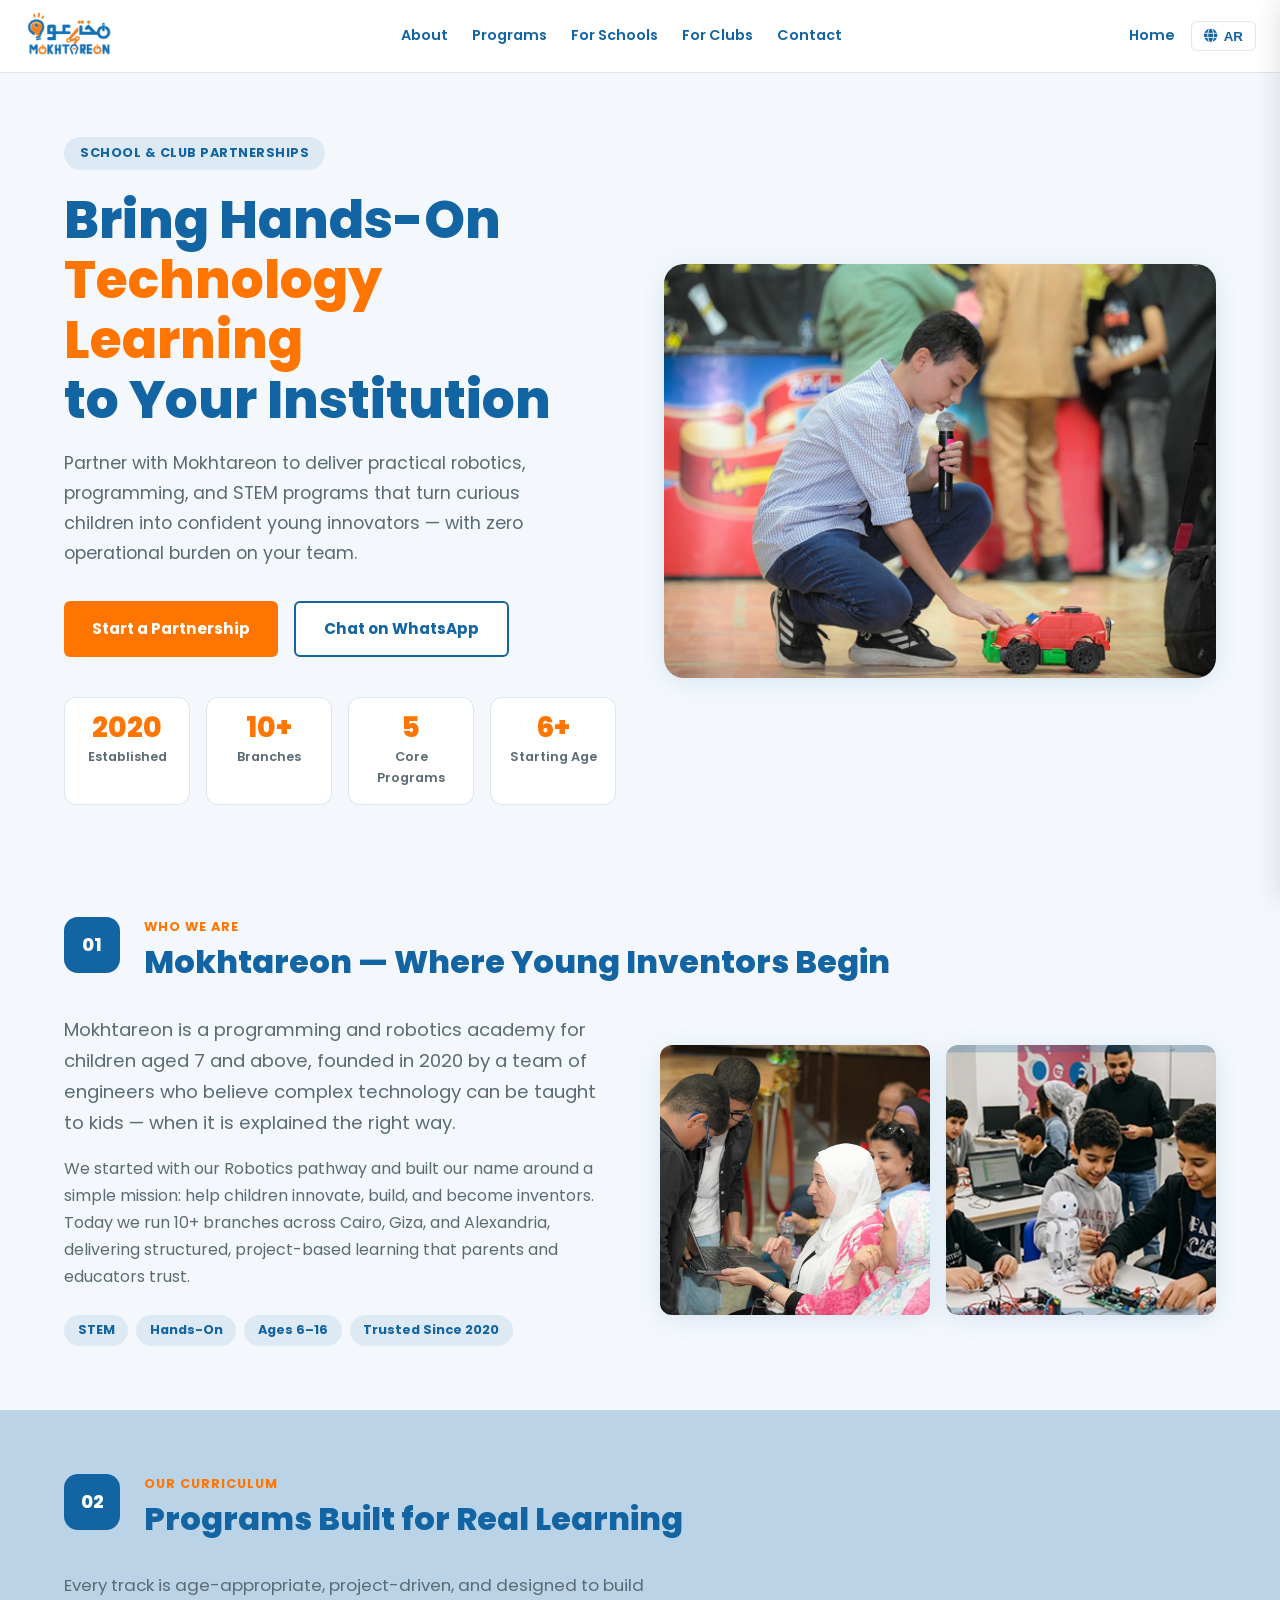
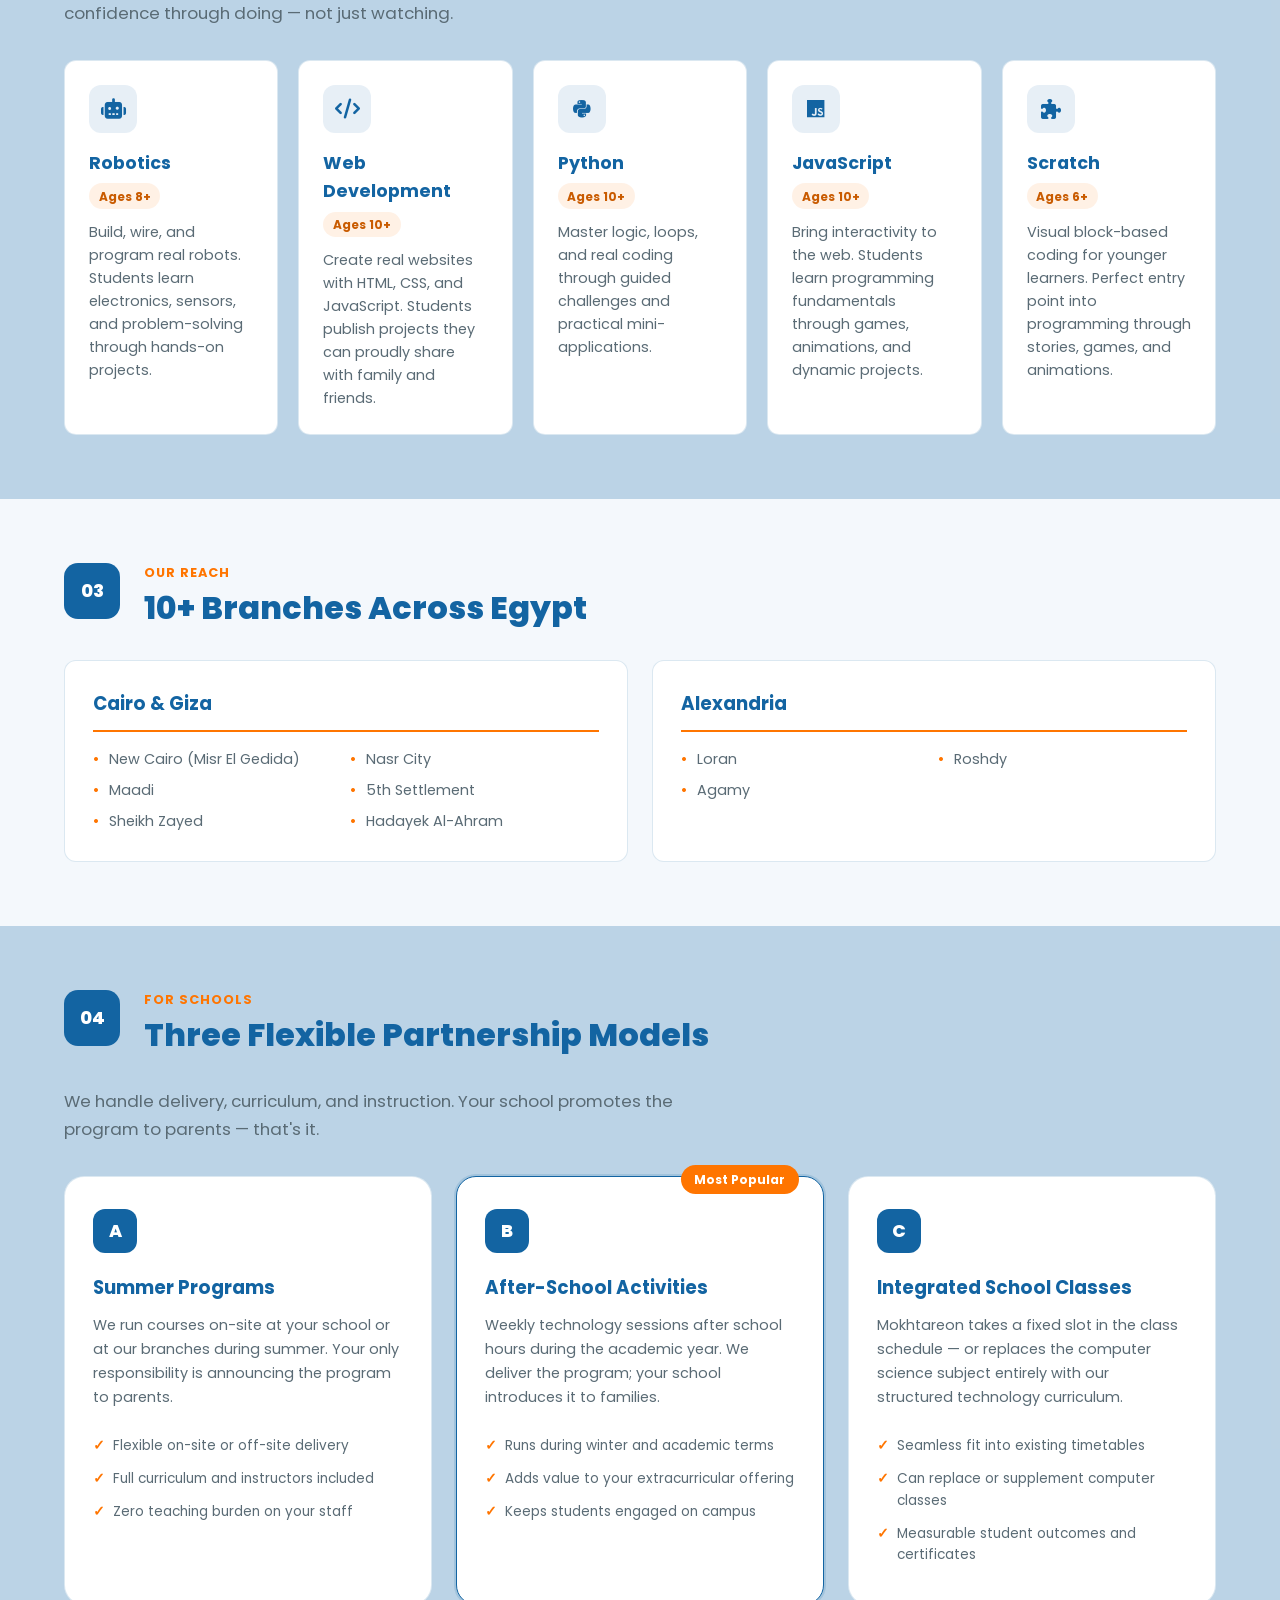
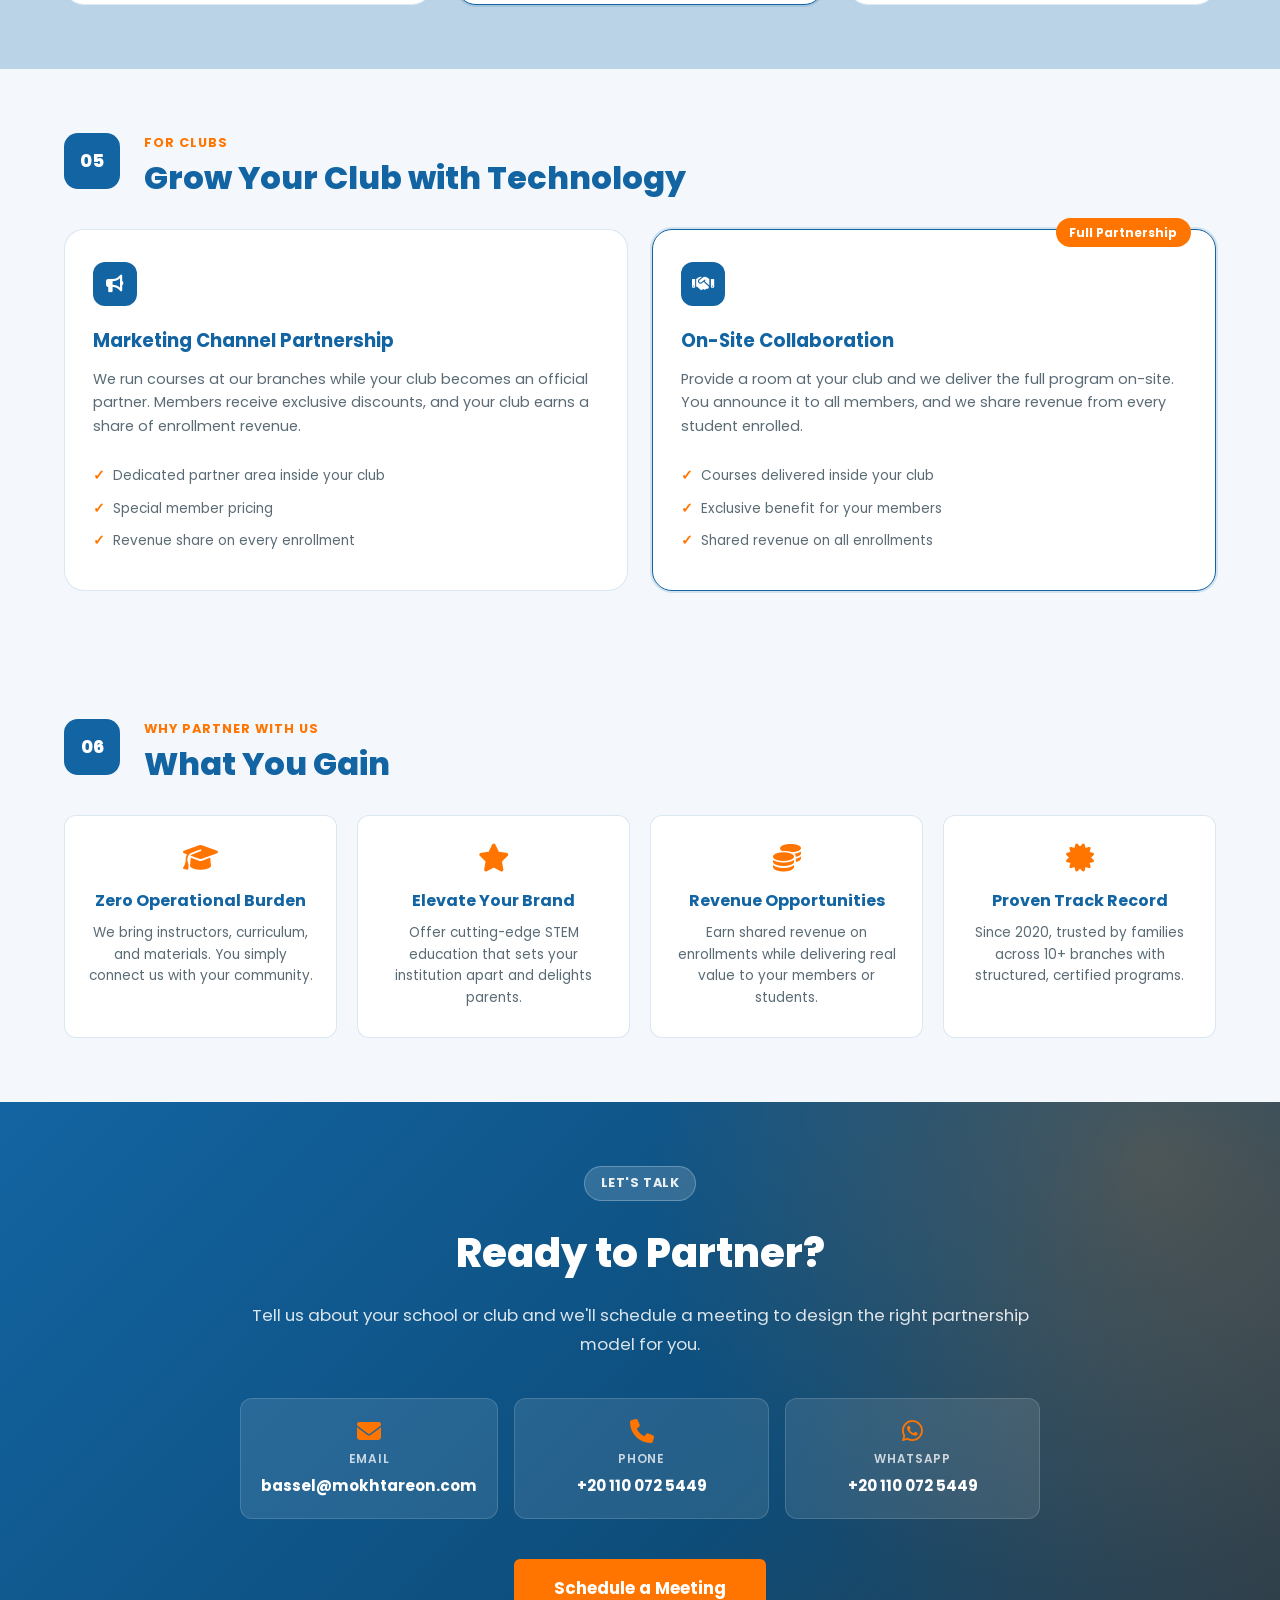
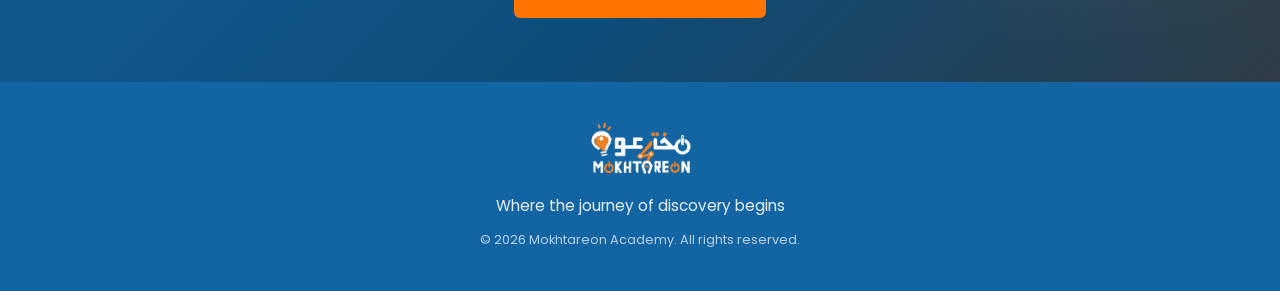
<file: partnership/index.html>
<!DOCTYPE html>
<html lang="en" dir="ltr">
  <head>
    <meta charset="UTF-8" />
    <meta name="viewport" content="width=device-width, initial-scale=1.0" />
    <meta
      name="description"
      id="meta-description"
      content="Partner with Mokhtareon — Egypt's hands-on STEM academy for schools and clubs. Robotics, programming, and technology programs for children aged 6+." />
    <meta name="robots" content="index, follow" />
    <meta name="theme-color" content="#1364A2" />
    <link rel="canonical" href="https://www.mokhtareon.com/partnership/" />
    <link rel="preconnect" href="https://fonts.googleapis.com" />
    <link rel="preconnect" href="https://fonts.gstatic.com" crossorigin />
    <link
      href="https://fonts.googleapis.com/css2?family=Poppins:wght@400;500;600;700;800&family=Tajawal:wght@400;500;700;800&display=swap"
      rel="stylesheet" />
    <link
      rel="stylesheet"
      href="https://cdnjs.cloudflare.com/ajax/libs/font-awesome/6.7.2/css/all.min.css"
      integrity="sha512-Evv84Mr4kqVGRNSgIGL/F/aIDqQb7xQ2vcrdIwxfjThSH8CSR7PBEakCr51Ck+w+/U6swU2Im1vVX0SVk9ABhg=="
      crossorigin="anonymous"
      referrerpolicy="no-referrer" />
    <link rel="icon" href="../imgs/Artboard 1 copy.svg" type="image/x-icon" />
    <link rel="stylesheet" href="../css/partnership.css" />
    <script src="../js/translate.js"></script>
    <title data-translate="title">Partnership | Mokhtareon Academy</title>
  </head>
  <body class="partnership-page">
    <header class="pp-header">
      <a href="../index.html" class="pp-header__logo">
        <img src="../imgs/image 34.svg" alt="Mokhtareon Academy" />
      </a>
      <nav class="pp-header__nav" aria-label="Main">
        <a href="#about" data-translate="nav_about">About</a>
        <a href="#programs" data-translate="nav_programs">Programs</a>
        <a href="#schools" data-translate="nav_schools">For Schools</a>
        <a href="#clubs" data-translate="nav_clubs">For Clubs</a>
        <a href="#contact" data-translate="nav_contact">Contact</a>
      </nav>
      <div class="pp-header__actions">
        <a href="../index.html" class="pp-header__home" data-translate="nav_home">Home</a>
        <button
          type="button"
          class="pp-lang-toggle"
          id="langToggle"
          aria-label="Switch language">
          <i class="fa-solid fa-globe"></i>
          <span id="lang-indicator">AR</span>
        </button>
      </div>
      <button class="pp-hamburger" id="openSidebar" aria-label="Open menu">
        <i class="fa fa-bars"></i>
      </button>
    </header>

    <aside id="sidebar" class="pp-sidebar">
      <button class="pp-sidebar__close" id="closeSidebar" aria-label="Close menu">&times;</button>
      <nav>
        <a href="#about" data-translate="nav_about">About</a>
        <a href="#programs" data-translate="nav_programs">Programs</a>
        <a href="#schools" data-translate="nav_schools">For Schools</a>
        <a href="#clubs" data-translate="nav_clubs">For Clubs</a>
        <a href="#contact" data-translate="nav_contact">Contact</a>
        <a href="../index.html" data-translate="nav_home">Home</a>
      </nav>
    </aside>

    <main>
      <!-- Hero -->
      <section class="pp-hero">
        <div class="pp-hero__content">
          <span class="pp-badge" data-translate="hero_badge">School &amp; Club Partnerships</span>
          <h1>
            <span data-translate="hero_title_1">Bring Hands-On</span>
            <span class="pp-accent" data-translate="hero_title_2">Technology Learning</span>
            <span data-translate="hero_title_3">to Your Institution</span>
          </h1>
          <p class="pp-hero__sub" data-translate="hero_sub">
            Partner with Mokhtareon to deliver practical robotics, programming, and STEM programs
            that turn curious children into confident young innovators — with zero operational
            burden on your team.
          </p>
          <div class="pp-hero__cta">
            <a href="#contact" class="pp-btn pp-btn--primary" data-translate="hero_cta_primary"
              >Start a Partnership</a
            >
            <a
              href="https://wa.me/201100725449"
              class="pp-btn pp-btn--secondary"
              target="_blank"
              rel="noopener noreferrer"
              data-translate="hero_cta_whatsapp"
              >Chat on WhatsApp</a
            >
          </div>
          <div class="pp-stats">
            <div class="pp-stat">
              <strong>2020</strong>
              <span data-translate="stat_established">Established</span>
            </div>
            <div class="pp-stat">
              <strong>10+</strong>
              <span data-translate="stat_branches">Branches</span>
            </div>
            <div class="pp-stat">
              <strong>5</strong>
              <span data-translate="stat_programs">Core Programs</span>
            </div>
            <div class="pp-stat">
              <strong>6+</strong>
              <span data-translate="stat_age">Starting Age</span>
            </div>
          </div>
        </div>
        <div class="pp-hero__visual">
          <img
            src="../imgs/car.jpeg"
            alt="Children learning robotics and programming at Mokhtareon" />
        </div>
      </section>

      <!-- About -->
      <section id="about" class="pp-section">
        <div class="pp-section__head">
          <span class="pp-section__num">01</span>
          <div>
            <span class="pp-section__label" data-translate="about_label">Who We Are</span>
            <h2 data-translate="about_title">Mokhtareon — Where Young Inventors Begin</h2>
          </div>
        </div>
        <div class="pp-about">
          <div class="pp-about__text">
            <p class="pp-lead" data-translate="about_lead">
              Mokhtareon is a programming and robotics academy for children aged 7 and above,
              founded in 2020 by a team of engineers who believe complex technology can be taught
              to kids — when it is explained the right way.
            </p>
            <p data-translate="about_p2">
              We started with our Robotics pathway and built our name around a simple mission:
              help children innovate, build, and become inventors. Today we run 10+ branches
              across Cairo, Giza, and Alexandria, delivering structured, project-based learning
              that parents and educators trust.
            </p>
            <div class="pp-pills">
              <span class="pp-pill">STEM</span>
              <span class="pp-pill" data-translate="pill_practical">Hands-On</span>
              <span class="pp-pill" data-translate="pill_kids">Ages 6–16</span>
              <span class="pp-pill" data-translate="pill_trusted">Trusted Since 2020</span>
            </div>
          </div>
          <div class="pp-about__images">
            <img src="../imgs/fef.jpeg" alt="Student graduation moment at Mokhtareon" />
            <img src="../imgs/image 44.webp" alt="Robotics workshop" />
          </div>
        </div>
      </section>

      <!-- Programs -->
      <section id="programs" class="pp-section pp-section--tint">
        <div class="pp-section__head">
          <span class="pp-section__num">02</span>
          <div>
            <span class="pp-section__label" data-translate="programs_label">Our Curriculum</span>
            <h2 data-translate="programs_title">Programs Built for Real Learning</h2>
          </div>
        </div>
        <p class="pp-section__desc" data-translate="programs_desc">
          Every track is age-appropriate, project-driven, and designed to build confidence through
          doing — not just watching.
        </p>
        <div class="pp-curriculum">
          <article class="pp-curriculum-card">
            <div class="pp-curriculum-card__icon"><i class="fa-solid fa-robot"></i></div>
            <h3 data-translate="curriculum_robotics_title">Robotics</h3>
            <span class="pp-age" data-translate="curriculum_robotics_age">Ages 8+</span>
            <p data-translate="curriculum_robotics_desc">
              Build, wire, and program real robots. Students learn electronics, sensors, and
              problem-solving through hands-on projects.
            </p>
          </article>
          <article class="pp-curriculum-card">
            <div class="pp-curriculum-card__icon"><i class="fa-solid fa-code"></i></div>
            <h3 data-translate="curriculum_web_title">Web Development</h3>
            <span class="pp-age" data-translate="curriculum_web_age">Ages 10+</span>
            <p data-translate="curriculum_web_desc">
              Create real websites with HTML, CSS, and JavaScript. Students publish projects they
              can proudly share with family and friends.
            </p>
          </article>
          <article class="pp-curriculum-card">
            <div class="pp-curriculum-card__icon"><i class="fa-brands fa-python"></i></div>
            <h3 data-translate="curriculum_python_title">Python</h3>
            <span class="pp-age" data-translate="curriculum_python_age">Ages 10+</span>
            <p data-translate="curriculum_python_desc">
              Master logic, loops, and real coding through guided challenges and practical
              mini-applications.
            </p>
          </article>
          <article class="pp-curriculum-card">
            <div class="pp-curriculum-card__icon"><i class="fa-brands fa-js"></i></div>
            <h3 data-translate="curriculum_js_title">JavaScript</h3>
            <span class="pp-age" data-translate="curriculum_js_age">Ages 10+</span>
            <p data-translate="curriculum_js_desc">
              Bring interactivity to the web. Students learn programming fundamentals through games,
              animations, and dynamic projects.
            </p>
          </article>
          <article class="pp-curriculum-card">
            <div class="pp-curriculum-card__icon"><i class="fa-solid fa-puzzle-piece"></i></div>
            <h3 data-translate="curriculum_scratch_title">Scratch</h3>
            <span class="pp-age" data-translate="curriculum_scratch_age">Ages 6+</span>
            <p data-translate="curriculum_scratch_desc">
              Visual block-based coding for younger learners. Perfect entry point into programming
              through stories, games, and animations.
            </p>
          </article>
        </div>
      </section>

      <!-- Branches -->
      <section class="pp-section">
        <div class="pp-section__head">
          <span class="pp-section__num">03</span>
          <div>
            <span class="pp-section__label" data-translate="branches_label">Our Reach</span>
            <h2 data-translate="branches_title">10+ Branches Across Egypt</h2>
          </div>
        </div>
        <div class="pp-branches">
          <div class="pp-branch-card">
            <h3 data-translate="branches_cairo_title">Cairo &amp; Giza</h3>
            <ul>
              <li data-translate="branch_misr">New Cairo (Misr El Gedida)</li>
              <li data-translate="branch_nasr">Nasr City</li>
              <li data-translate="branch_maadi">Maadi</li>
              <li data-translate="branch_5th">5th Settlement</li>
              <li data-translate="branch_zayed">Sheikh Zayed</li>
              <li data-translate="branch_haram">Hadayek Al-Ahram</li>
            </ul>
          </div>
          <div class="pp-branch-card">
            <h3 data-translate="branches_alex_title">Alexandria</h3>
            <ul>
              <li data-translate="branch_loran">Loran</li>
              <li data-translate="branch_roshdy">Roshdy</li>
              <li data-translate="branch_agamy">Agamy</li>
            </ul>
          </div>
        </div>
      </section>

      <!-- Schools -->
      <section id="schools" class="pp-section pp-section--tint">
        <div class="pp-section__head">
          <span class="pp-section__num">04</span>
          <div>
            <span class="pp-section__label" data-translate="schools_label">For Schools</span>
            <h2 data-translate="schools_title">Three Flexible Partnership Models</h2>
          </div>
        </div>
        <p class="pp-section__desc" data-translate="schools_desc">
          We handle delivery, curriculum, and instruction. Your school promotes the program to
          parents — that's it.
        </p>
        <div class="pp-offers">
          <article class="pp-offer-card">
            <div class="pp-offer-card__num">A</div>
            <h3 data-translate="school_summer_title">Summer Programs</h3>
            <p data-translate="school_summer_desc">
              We run courses on-site at your school or at our branches during summer. Your only
              responsibility is announcing the program to parents.
            </p>
            <ul>
              <li data-translate="school_summer_b1">Flexible on-site or off-site delivery</li>
              <li data-translate="school_summer_b2">Full curriculum and instructors included</li>
              <li data-translate="school_summer_b3">Zero teaching burden on your staff</li>
            </ul>
          </article>
          <article class="pp-offer-card pp-offer-card--featured">
            <div class="pp-offer-card__badge" data-translate="most_popular">Most Popular</div>
            <div class="pp-offer-card__num">B</div>
            <h3 data-translate="school_after_title">After-School Activities</h3>
            <p data-translate="school_after_desc">
              Weekly technology sessions after school hours during the academic year. We deliver
              the program; your school introduces it to families.
            </p>
            <ul>
              <li data-translate="school_after_b1">Runs during winter and academic terms</li>
              <li data-translate="school_after_b2">Adds value to your extracurricular offering</li>
              <li data-translate="school_after_b3">Keeps students engaged on campus</li>
            </ul>
          </article>
          <article class="pp-offer-card">
            <div class="pp-offer-card__num">C</div>
            <h3 data-translate="school_class_title">Integrated School Classes</h3>
            <p data-translate="school_class_desc">
              Mokhtareon takes a fixed slot in the class schedule — or replaces the computer
              science subject entirely with our structured technology curriculum.
            </p>
            <ul>
              <li data-translate="school_class_b1">Seamless fit into existing timetables</li>
              <li data-translate="school_class_b2">Can replace or supplement computer classes</li>
              <li data-translate="school_class_b3">Measurable student outcomes and certificates</li>
            </ul>
          </article>
        </div>
      </section>

      <!-- Clubs -->
      <section id="clubs" class="pp-section">
        <div class="pp-section__head">
          <span class="pp-section__num">05</span>
          <div>
            <span class="pp-section__label" data-translate="clubs_label">For Clubs</span>
            <h2 data-translate="clubs_title">Grow Your Club with Technology</h2>
          </div>
        </div>
        <div class="pp-offers pp-offers--two">
          <article class="pp-offer-card">
            <div class="pp-offer-card__num"><i class="fa-solid fa-bullhorn"></i></div>
            <h3 data-translate="club_marketing_title">Marketing Channel Partnership</h3>
            <p data-translate="club_marketing_desc">
              We run courses at our branches while your club becomes an official partner. Members
              receive exclusive discounts, and your club earns a share of enrollment revenue.
            </p>
            <ul>
              <li data-translate="club_marketing_b1">Dedicated partner area inside your club</li>
              <li data-translate="club_marketing_b2">Special member pricing</li>
              <li data-translate="club_marketing_b3">Revenue share on every enrollment</li>
            </ul>
          </article>
          <article class="pp-offer-card pp-offer-card--featured">
            <div class="pp-offer-card__badge" data-translate="full_partnership">Full Partnership</div>
            <div class="pp-offer-card__num"><i class="fa-solid fa-handshake"></i></div>
            <h3 data-translate="club_full_title">On-Site Collaboration</h3>
            <p data-translate="club_full_desc">
              Provide a room at your club and we deliver the full program on-site. You announce it
              to all members, and we share revenue from every student enrolled.
            </p>
            <ul>
              <li data-translate="club_full_b1">Courses delivered inside your club</li>
              <li data-translate="club_full_b2">Exclusive benefit for your members</li>
              <li data-translate="club_full_b3">Shared revenue on all enrollments</li>
            </ul>
          </article>
        </div>
      </section>

      <!-- Why partner -->
      <section class="pp-section">
        <div class="pp-section__head">
          <span class="pp-section__num">06</span>
          <div>
            <span class="pp-section__label" data-translate="why_label">Why Partner With Us</span>
            <h2 data-translate="why_title">What You Gain</h2>
          </div>
        </div>
        <div class="pp-benefits">
          <div class="pp-benefit">
            <i class="fa-solid fa-graduation-cap"></i>
            <h3 data-translate="why_b1_title">Zero Operational Burden</h3>
            <p data-translate="why_b1_desc">
              We bring instructors, curriculum, and materials. You simply connect us with your
              community.
            </p>
          </div>
          <div class="pp-benefit">
            <i class="fa-solid fa-star"></i>
            <h3 data-translate="why_b2_title">Elevate Your Brand</h3>
            <p data-translate="why_b2_desc">
              Offer cutting-edge STEM education that sets your institution apart and delights
              parents.
            </p>
          </div>
          <div class="pp-benefit">
            <i class="fa-solid fa-coins"></i>
            <h3 data-translate="why_b3_title">Revenue Opportunities</h3>
            <p data-translate="why_b3_desc">
              Earn shared revenue on enrollments while delivering real value to your members or
              students.
            </p>
          </div>
          <div class="pp-benefit">
            <i class="fa-solid fa-certificate"></i>
            <h3 data-translate="why_b4_title">Proven Track Record</h3>
            <p data-translate="why_b4_desc">
              Since 2020, trusted by families across 10+ branches with structured, certified
              programs.
            </p>
          </div>
        </div>
      </section>

      <!-- Contact -->
      <section id="contact" class="pp-contact">
        <div class="pp-contact__inner">
          <div class="pp-contact__text">
            <span class="pp-badge pp-badge--light" data-translate="contact_badge">Let's Talk</span>
            <h2 data-translate="contact_title">Ready to Partner?</h2>
            <p data-translate="contact_desc">
              Tell us about your school or club and we'll schedule a meeting to design the right
              partnership model for you.
            </p>
          </div>
          <div class="pp-contact__channels">
            <a href="mailto:bassel@mokhtareon.com" class="pp-contact-item">
              <i class="fa-solid fa-envelope"></i>
              <span>Email</span>
              <strong>bassel@mokhtareon.com</strong>
            </a>
            <a href="tel:+201100725449" class="pp-contact-item">
              <i class="fa-solid fa-phone"></i>
              <span data-translate="contact_phone">Phone</span>
              <strong>+20 110 072 5449</strong>
            </a>
            <a
              href="https://wa.me/201100725449"
              class="pp-contact-item"
              target="_blank"
              rel="noopener noreferrer">
              <i class="fa-brands fa-whatsapp"></i>
              <span>WhatsApp</span>
              <strong>+20 110 072 5449</strong>
            </a>
          </div>
          <a href="mailto:bassel@mokhtareon.com" class="pp-btn pp-btn--primary pp-btn--large" data-translate="contact_cta"
            >Schedule a Meeting</a
          >
        </div>
      </section>
    </main>

    <footer class="pp-footer">
      <div class="pp-footer__inner">
        <img src="../imgs/logo  2 1.webp" alt="Mokhtareon" />
        <p data-translate="footer_tagline">Where the journey of discovery begins</p>
        <p class="pp-footer__copy" data-translate="footer_copy">
          &copy; 2026 Mokhtareon Academy. All rights reserved.
        </p>
      </div>
    </footer>

    <script>
      (function () {
        const openBtn = document.getElementById("openSidebar");
        const closeBtn = document.getElementById("closeSidebar");
        const sidebar = document.getElementById("sidebar");
        const langToggle = document.getElementById("langToggle");

        if (openBtn && sidebar) {
          openBtn.addEventListener("click", () => sidebar.classList.add("open"));
        }
        if (closeBtn && sidebar) {
          closeBtn.addEventListener("click", () => sidebar.classList.remove("open"));
          sidebar.querySelectorAll("a").forEach((link) => {
            link.addEventListener("click", () => sidebar.classList.remove("open"));
          });
        }

        if (langToggle) {
          langToggle.addEventListener("click", () => {
            const current = document.documentElement.lang || "en";
            const next = current === "en" ? "ar" : "en";
            translatePage(next);
          });
        }
      })();
    </script>
  </body>
</html>
</file>
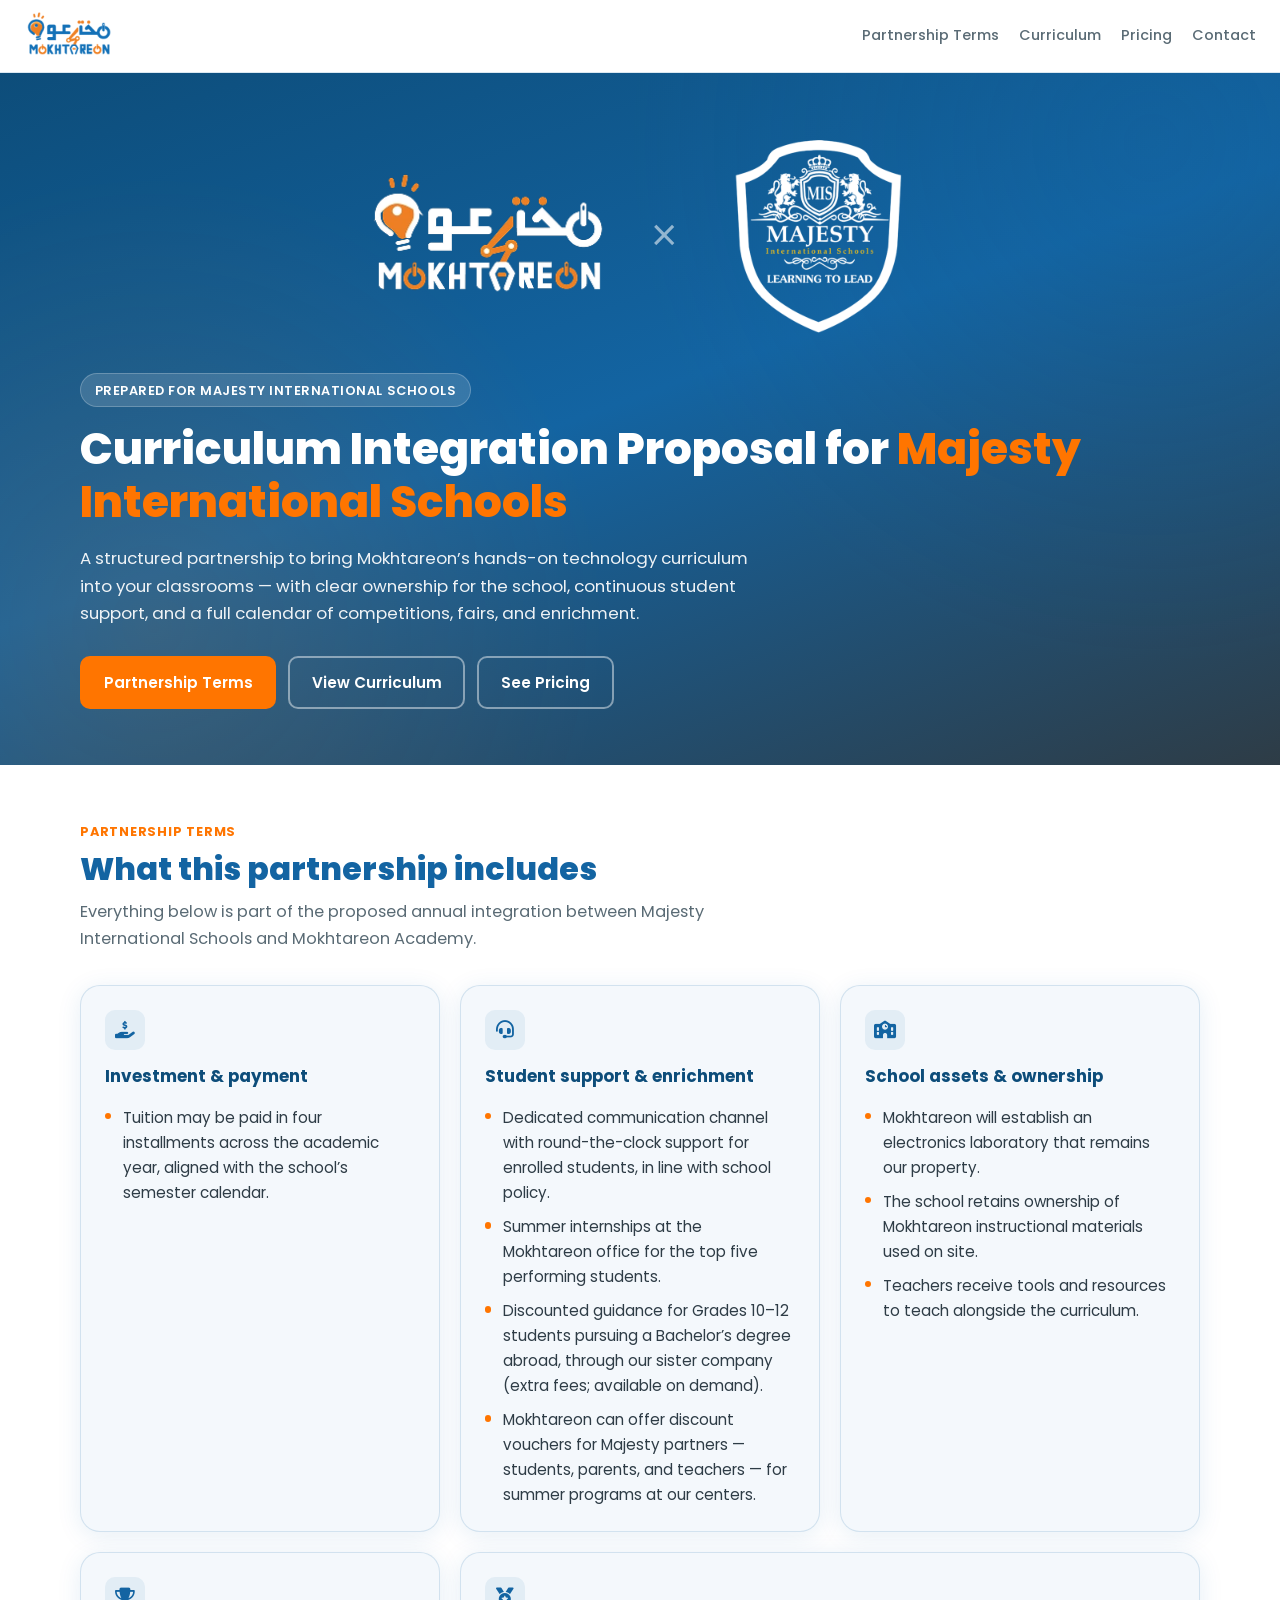
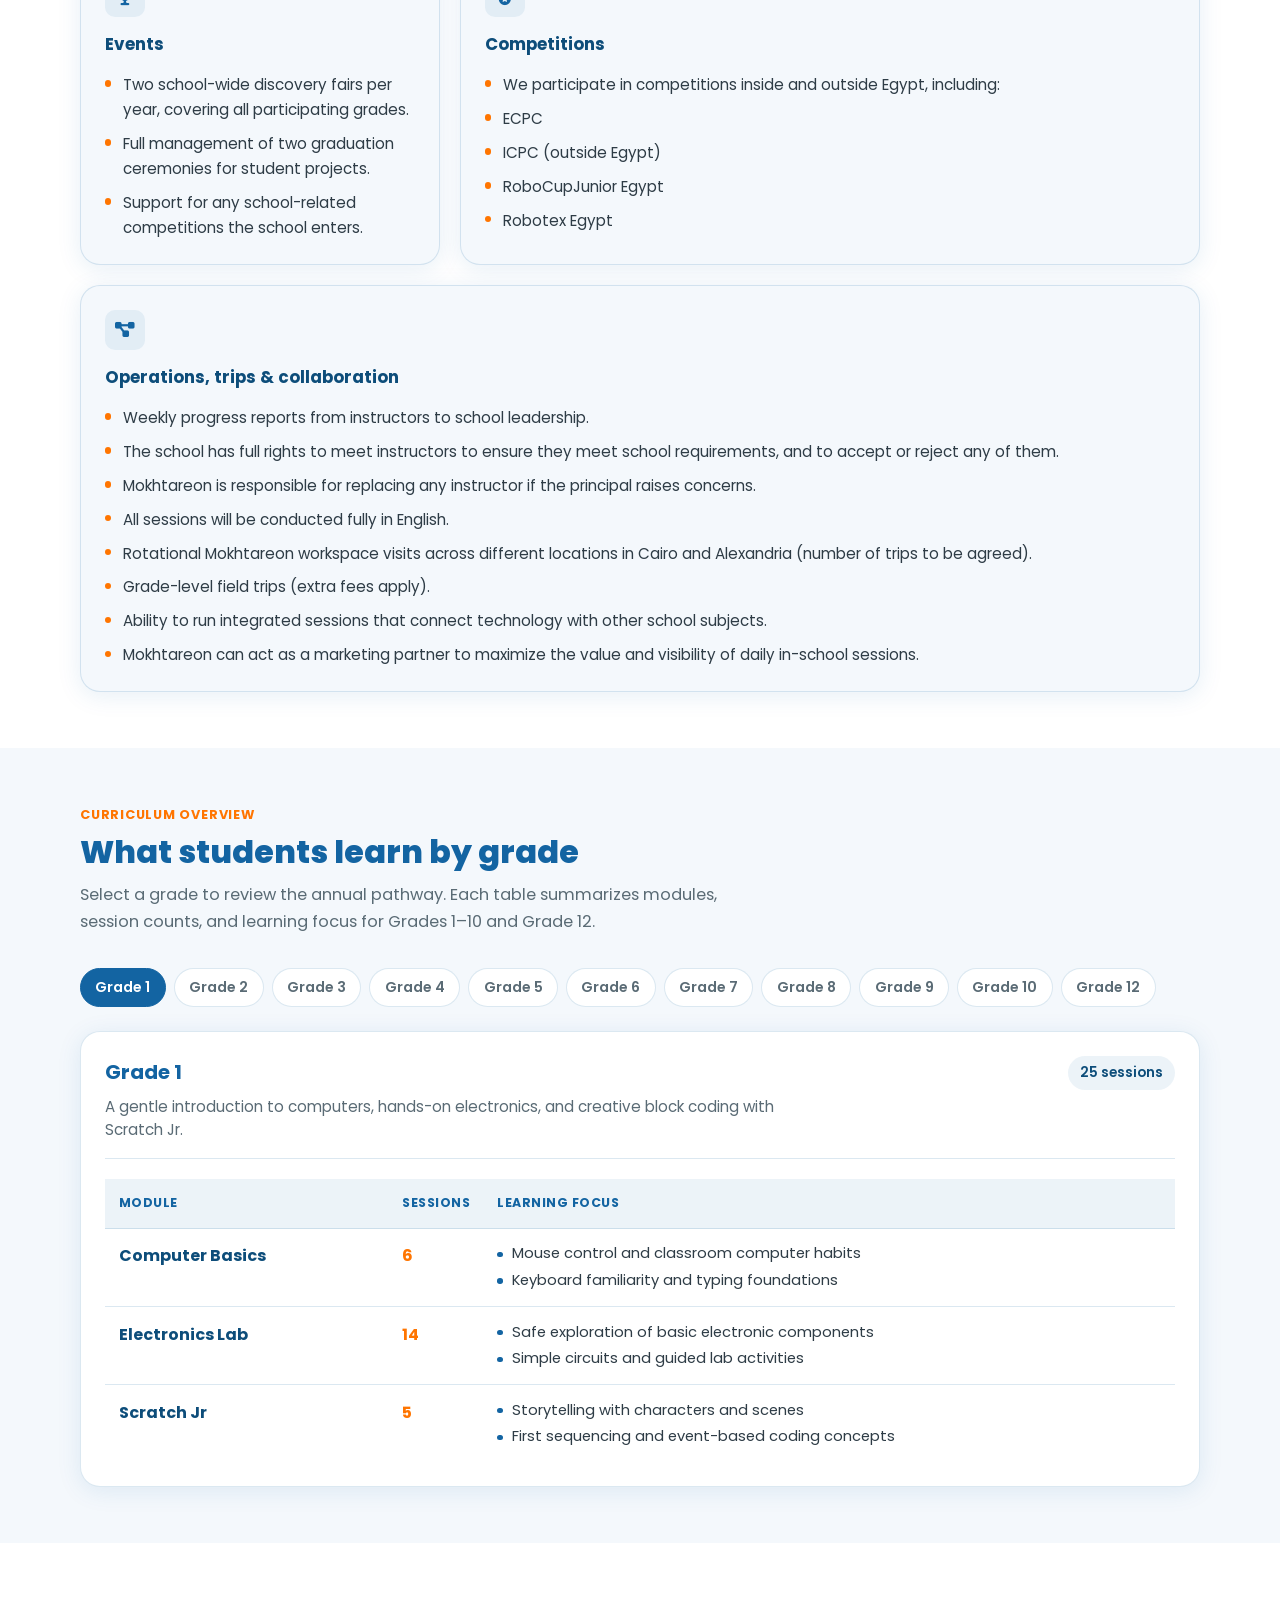
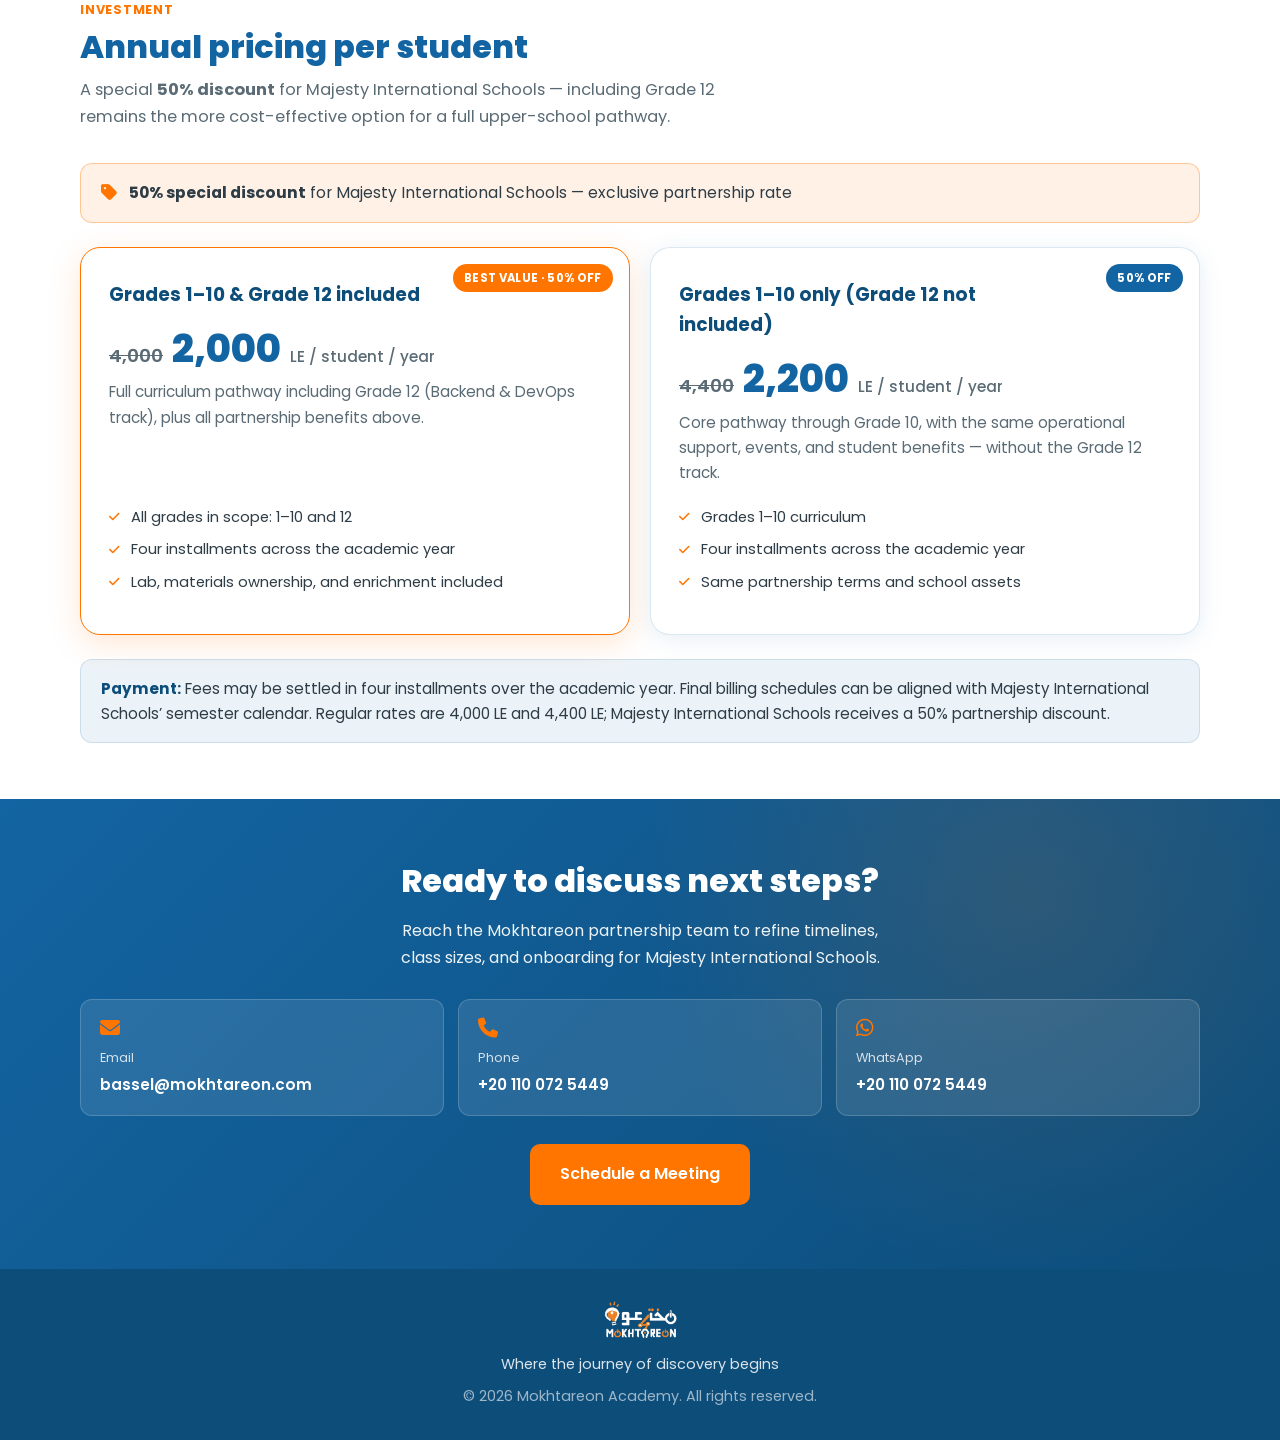
<file: partnership/majesty/index.html>
<!DOCTYPE html>
<html lang="en" dir="ltr">
  <head>
    <meta charset="UTF-8" />
    <meta name="viewport" content="width=device-width, initial-scale=1.0" />
    <meta name="robots" content="noindex, nofollow" />
    <meta name="theme-color" content="#1364A2" />
    <title>Curriculum Integration Proposal | Majesty International Schools × Mokhtareon</title>
    <link rel="preconnect" href="https://fonts.googleapis.com" />
    <link rel="preconnect" href="https://fonts.gstatic.com" crossorigin />
    <link
      href="https://fonts.googleapis.com/css2?family=Poppins:wght@400;500;600;700;800&display=swap"
      rel="stylesheet" />
    <link
      rel="stylesheet"
      href="https://cdnjs.cloudflare.com/ajax/libs/font-awesome/6.7.2/css/all.min.css"
      integrity="sha512-Evv84Mr4kqVGRNSgIGL/F/aIDqQb7xQ2vcrdIwxfjThSH8CSR7PBEakCr51Ck+w+/U6swU2Im1vVX0SVk9ABhg=="
      crossorigin="anonymous"
      referrerpolicy="no-referrer" />
    <link rel="icon" href="../../imgs/Artboard 1 copy.svg" type="image/x-icon" />
    <link rel="stylesheet" href="../../css/partnership-majesty.css" />
  </head>
  <body class="majesty-page">
    <header class="mj-header">
      <a href="/" class="mj-header__logo" aria-label="Mokhtareon home">
        <img src="../../imgs/image 34.svg" alt="Mokhtareon Academy" />
      </a>
      <nav class="mj-header__nav" aria-label="On this page">
        <a href="#terms">Partnership Terms</a>
        <a href="#curriculum">Curriculum</a>
        <a href="#pricing">Pricing</a>
        <a href="#contact">Contact</a>
      </nav>
    </header>

    <main>
      <section class="mj-hero">
        <div class="mj-wrap mj-hero__inner">
          <div class="mj-hero__partners" aria-label="Mokhtareon and Majesty International Schools">
            <div class="mj-hero__logo mj-hero__logo--mokhtareon">
              <img src="../../imgs/logo  2 1.webp" alt="Mokhtareon Academy" />
            </div>
            <span class="mj-hero__partners-divider" aria-hidden="true">&times;</span>
            <div class="mj-hero__logo mj-hero__logo--school">
              <img
                src="../../imgs/majesty-international-schools.png"
                alt="Majesty International Schools" />
            </div>
          </div>
          <span class="mj-eyebrow">Prepared for Majesty International Schools</span>
          <h1>
            Curriculum Integration Proposal for
            <span class="mj-accent">Majesty International Schools</span>
          </h1>
          <p class="mj-hero__sub">
            A structured partnership to bring Mokhtareon’s hands-on technology curriculum into
            your classrooms — with clear ownership for the school, continuous student support, and
            a full calendar of competitions, fairs, and enrichment.
          </p>
          <div class="mj-hero__cta">
            <a href="#terms" class="mj-btn mj-btn--primary">Partnership Terms</a>
            <a href="#curriculum" class="mj-btn mj-btn--ghost">View Curriculum</a>
            <a href="#pricing" class="mj-btn mj-btn--ghost">See Pricing</a>
          </div>
        </div>
      </section>

      <section id="terms" class="mj-section mj-section--alt">
        <div class="mj-wrap">
          <div class="mj-section__head">
            <span class="mj-label">Partnership Terms</span>
            <h2>What this partnership includes</h2>
            <p>
              Everything below is part of the proposed annual integration between Majesty International Schools
              and Mokhtareon Academy.
            </p>
          </div>

          <div class="mj-terms">
            <article class="mj-terms__card">
              <div class="mj-terms__icon" aria-hidden="true">
                <i class="fa-solid fa-hand-holding-dollar"></i>
              </div>
              <h3>Investment &amp; payment</h3>
              <ul>
                <li>
                  Tuition may be paid in four installments across the academic year, aligned with
                  the school’s semester calendar.
                </li>
              </ul>
            </article>

            <article class="mj-terms__card">
              <div class="mj-terms__icon" aria-hidden="true">
                <i class="fa-solid fa-headset"></i>
              </div>
              <h3>Student support &amp; enrichment</h3>
              <ul>
                <li>
                  Dedicated communication channel with round-the-clock support for enrolled students,
                  in line with school policy.
                </li>
                <li>
                  Summer internships at the Mokhtareon office for the top five performing students.
                </li>
                <li>
                  Discounted guidance for Grades 10–12 students pursuing a Bachelor’s degree abroad,
                  through our sister company (extra fees; available on demand).
                </li>
                <li>
                  Mokhtareon can offer discount vouchers for Majesty partners — students, parents,
                  and teachers — for summer programs at our centers.
                </li>
              </ul>
            </article>

            <article class="mj-terms__card">
              <div class="mj-terms__icon" aria-hidden="true">
                <i class="fa-solid fa-school"></i>
              </div>
              <h3>School assets &amp; ownership</h3>
              <ul>
                <li>
                  Mokhtareon will establish an electronics laboratory that remains our property.
                </li>
                <li>The school retains ownership of Mokhtareon instructional materials used on site.</li>
                <li>
                  Teachers receive tools and resources to teach alongside the curriculum.
                </li>
              </ul>
            </article>

            <article class="mj-terms__card">
              <div class="mj-terms__icon" aria-hidden="true">
                <i class="fa-solid fa-trophy"></i>
              </div>
              <h3>Events</h3>
              <ul>
                <li>
                  Two school-wide discovery fairs per year, covering all participating grades.
                </li>
                <li>
                  Full management of two graduation ceremonies for student projects.
                </li>
                <li>
                  Support for any school-related competitions the school enters.
                </li>
              </ul>
            </article>

            <article class="mj-terms__card mj-terms__card--span-2">
              <div class="mj-terms__icon" aria-hidden="true">
                <i class="fa-solid fa-medal"></i>
              </div>
              <h3>Competitions</h3>
              <ul>
                <li>
                  We participate in competitions inside and outside Egypt, including:
                </li>
                <li>ECPC</li>
                <li>ICPC (outside Egypt)</li>
                <li>RoboCupJunior Egypt</li>
                <li>Robotex Egypt</li>
              </ul>
            </article>

            <article class="mj-terms__card mj-terms__card--wide">
              <div class="mj-terms__icon" aria-hidden="true">
                <i class="fa-solid fa-diagram-project"></i>
              </div>
              <h3>Operations, trips &amp; collaboration</h3>
              <ul>
                <li>Weekly progress reports from instructors to school leadership.</li>
                <li>
                  The school has full rights to meet instructors to ensure they meet school
                  requirements, and to accept or reject any of them.
                </li>
                <li>
                  Mokhtareon is responsible for replacing any instructor if the principal raises
                  concerns.
                </li>
                <li>All sessions will be conducted fully in English.</li>
                <li>
                  Rotational Mokhtareon workspace visits across different locations in Cairo and
                  Alexandria (number of trips to be agreed).
                </li>
                <li>Grade-level field trips (extra fees apply).</li>
                <li>
                  Ability to run integrated sessions that connect technology with other school
                  subjects.
                </li>
                <li>
                  Mokhtareon can act as a marketing partner to maximize the value and visibility of
                  daily in-school sessions.
                </li>
              </ul>
            </article>
          </div>
        </div>
      </section>

      <section id="curriculum" class="mj-section">
        <div class="mj-wrap">
          <div class="mj-section__head">
            <span class="mj-label">Curriculum Overview</span>
            <h2>What students learn by grade</h2>
            <p>
              Select a grade to review the annual pathway. Each table summarizes modules, session
              counts, and learning focus for Grades 1–10 and Grade 12.
            </p>
          </div>

          <div
            class="mj-grade-tabs"
            id="gradeTabs"
            role="tablist"
            aria-label="Select grade"></div>
          <div id="curriculumPanels"></div>
        </div>
      </section>

      <section id="pricing" class="mj-section mj-section--alt">
        <div class="mj-wrap">
          <div class="mj-section__head">
            <span class="mj-label">Investment</span>
            <h2>Annual pricing per student</h2>
            <p>
              A special <strong>50% discount</strong> for Majesty International Schools — including
              Grade 12 remains the more cost-effective option for a full upper-school pathway.
            </p>
          </div>

          <p class="mj-discount-banner" role="status">
            <i class="fa-solid fa-tag" aria-hidden="true"></i>
            <span
              ><strong>50% special discount</strong> for Majesty International Schools — exclusive
              partnership rate</span
            >
          </p>

          <div class="mj-pricing">
            <article class="mj-price-card mj-price-card--featured">
              <span class="mj-price-card__badge">Best value · 50% off</span>
              <h3>Grades 1–10 &amp; Grade 12 included</h3>
              <div class="mj-price-card__amount">
                <s class="mj-price-card__was" aria-label="Regular price 4,000 LE">4,000</s>
                <strong>2,000</strong>
                <span>LE / student / year</span>
              </div>
              <p class="mj-price-card__desc">
                Full curriculum pathway including Grade 12 (Backend &amp; DevOps track), plus all
                partnership benefits above.
              </p>
              <ul>
                <li>All grades in scope: 1–10 and 12</li>
                <li>Four installments across the academic year</li>
                <li>Lab, materials ownership, and enrichment included</li>
              </ul>
            </article>

            <article class="mj-price-card">
              <span class="mj-price-card__badge mj-price-card__badge--muted">50% off</span>
              <h3>Grades 1–10 only (Grade 12 not included)</h3>
              <div class="mj-price-card__amount">
                <s class="mj-price-card__was" aria-label="Regular price 4,400 LE">4,400</s>
                <strong>2,200</strong>
                <span>LE / student / year</span>
              </div>
              <p class="mj-price-card__desc">
                Core pathway through Grade 10, with the same operational support, events, and
                student benefits — without the Grade 12 track.
              </p>
              <ul>
                <li>Grades 1–10 curriculum</li>
                <li>Four installments across the academic year</li>
                <li>Same partnership terms and school assets</li>
              </ul>
            </article>
          </div>

          <p class="mj-pricing-note">
            <strong>Payment:</strong> Fees may be settled in four installments over the academic
            year. Final billing schedules can be aligned with Majesty International Schools’ semester calendar.
            Regular rates are 4,000 LE and 4,400 LE; Majesty International Schools receives a 50%
            partnership discount.
          </p>
        </div>
      </section>

      <section id="contact" class="mj-contact">
        <div class="mj-wrap mj-contact__inner">
          <h2>Ready to discuss next steps?</h2>
          <p>
            Reach the Mokhtareon partnership team to refine timelines, class sizes, and onboarding
            for Majesty International Schools.
          </p>
          <div class="mj-contact__channels">
            <a href="mailto:bassel@mokhtareon.com" class="mj-contact-item">
              <i class="fa-solid fa-envelope"></i>
              <span>Email</span>
              <strong>bassel@mokhtareon.com</strong>
            </a>
            <a href="tel:+201100725449" class="mj-contact-item">
              <i class="fa-solid fa-phone"></i>
              <span>Phone</span>
              <strong>+20 110 072 5449</strong>
            </a>
            <a
              href="https://wa.me/201100725449"
              class="mj-contact-item"
              target="_blank"
              rel="noopener noreferrer">
              <i class="fa-brands fa-whatsapp"></i>
              <span>WhatsApp</span>
              <strong>+20 110 072 5449</strong>
            </a>
          </div>
          <a href="mailto:bassel@mokhtareon.com" class="mj-btn mj-btn--primary mj-btn--large"
            >Schedule a Meeting</a
          >
        </div>
      </section>
    </main>

    <footer class="mj-footer">
      <img src="../../imgs/logo  2 1.webp" alt="Mokhtareon" />
      <p>Where the journey of discovery begins</p>
      <p class="mj-footer__copy">&copy; 2026 Mokhtareon Academy. All rights reserved.</p>
    </footer>

    <script src="/partnership/majesty/curriculum-data.js"></script>
    <script>
      (function () {
        function initCurriculum() {
          const data = window.MAJESTY_CURRICULUM || {};
          const gradeOrder = ["1", "2", "3", "4", "5", "6", "7", "8", "9", "10", "12"];
          const tabsEl = document.getElementById("gradeTabs");
          const panelsEl = document.getElementById("curriculumPanels");
          if (!tabsEl || !panelsEl) return;

          const available = gradeOrder.filter(function (id) {
            return data[id];
          });
          if (!available.length) {
            panelsEl.innerHTML =
              '<p class="mj-curriculum-error">Curriculum data could not be loaded. Please refresh the page.</p>';
            return;
          }

          function escapeHtml(value) {
            return String(value)
              .replace(/&/g, "&amp;")
              .replace(/</g, "&lt;")
              .replace(/>/g, "&gt;")
              .replace(/"/g, "&quot;");
          }

          function sessionTotal(modules) {
            return modules.reduce(function (sum, mod) {
              return sum + (mod.sessions || 0);
            }, 0);
          }

          function renderGrade(gradeId) {
            const grade = data[gradeId];
            if (!grade) return;

            document.querySelectorAll(".mj-grade-tab").forEach(function (btn) {
              const isActive = btn.dataset.grade === gradeId;
              btn.classList.toggle("is-active", isActive);
              btn.setAttribute("aria-selected", isActive ? "true" : "false");
            });

            let panel = document.getElementById("panel-" + gradeId);
            if (!panel) {
              panel = document.createElement("div");
              panel.className = "mj-curriculum-panel";
              panel.id = "panel-" + gradeId;
              panel.setAttribute("role", "tabpanel");
              panel.setAttribute("aria-labelledby", "tab-" + gradeId);

              const total = sessionTotal(grade.modules);
              const rows = grade.modules
                .map(function (mod) {
                  const topics = (mod.topics || [])
                    .map(function (topic) {
                      return "<li>" + escapeHtml(topic) + "</li>";
                    })
                    .join("");
                  return (
                    "<tr>" +
                    "<td><strong>" +
                    escapeHtml(mod.name) +
                    "</strong></td>" +
                    '<td class="mj-table__sessions">' +
                    escapeHtml(mod.sessions) +
                    "</td>" +
                    '<td><ul class="mj-table__topics">' +
                    topics +
                    "</ul></td>" +
                    "</tr>"
                  );
                })
                .join("");

              panel.innerHTML =
                '<div class="mj-curriculum-panel__meta">' +
                "<div>" +
                "<h3>" +
                escapeHtml(grade.label) +
                "</h3>" +
                '<p class="mj-curriculum-panel__focus">' +
                escapeHtml(grade.focus) +
                "</p>" +
                "</div>" +
                '<span class="mj-curriculum-panel__total">' +
                total +
                " sessions</span>" +
                "</div>" +
                '<div class="mj-table-wrap">' +
                '<table class="mj-table">' +
                "<thead><tr>" +
                "<th scope=\"col\">Module</th>" +
                "<th scope=\"col\">Sessions</th>" +
                "<th scope=\"col\">Learning focus</th>" +
                "</tr></thead>" +
                "<tbody>" +
                rows +
                "</tbody></table></div>";

              panelsEl.appendChild(panel);
            }

            document.querySelectorAll(".mj-curriculum-panel").forEach(function (p) {
              p.hidden = p.id !== "panel-" + gradeId;
            });
          }

          available.forEach(function (gradeId, index) {
            const btn = document.createElement("button");
            btn.type = "button";
            btn.className = "mj-grade-tab" + (index === 0 ? " is-active" : "");
            btn.id = "tab-" + gradeId;
            btn.dataset.grade = gradeId;
            btn.setAttribute("role", "tab");
            btn.setAttribute("aria-selected", index === 0 ? "true" : "false");
            btn.setAttribute("aria-controls", "panel-" + gradeId);
            btn.textContent = "Grade " + gradeId;
            btn.addEventListener("click", function () {
              renderGrade(gradeId);
            });
            tabsEl.appendChild(btn);
          });

          renderGrade(available[0]);
        }

        if (window.MAJESTY_CURRICULUM) {
          initCurriculum();
        } else {
          // Fallback if the root-absolute script path failed (e.g. local file:// open)
          const fallback = document.createElement("script");
          fallback.src = "curriculum-data.js";
          fallback.onload = initCurriculum;
          fallback.onerror = initCurriculum;
          document.head.appendChild(fallback);
        }
      })();
    </script>
  </body>
</html>
</file>
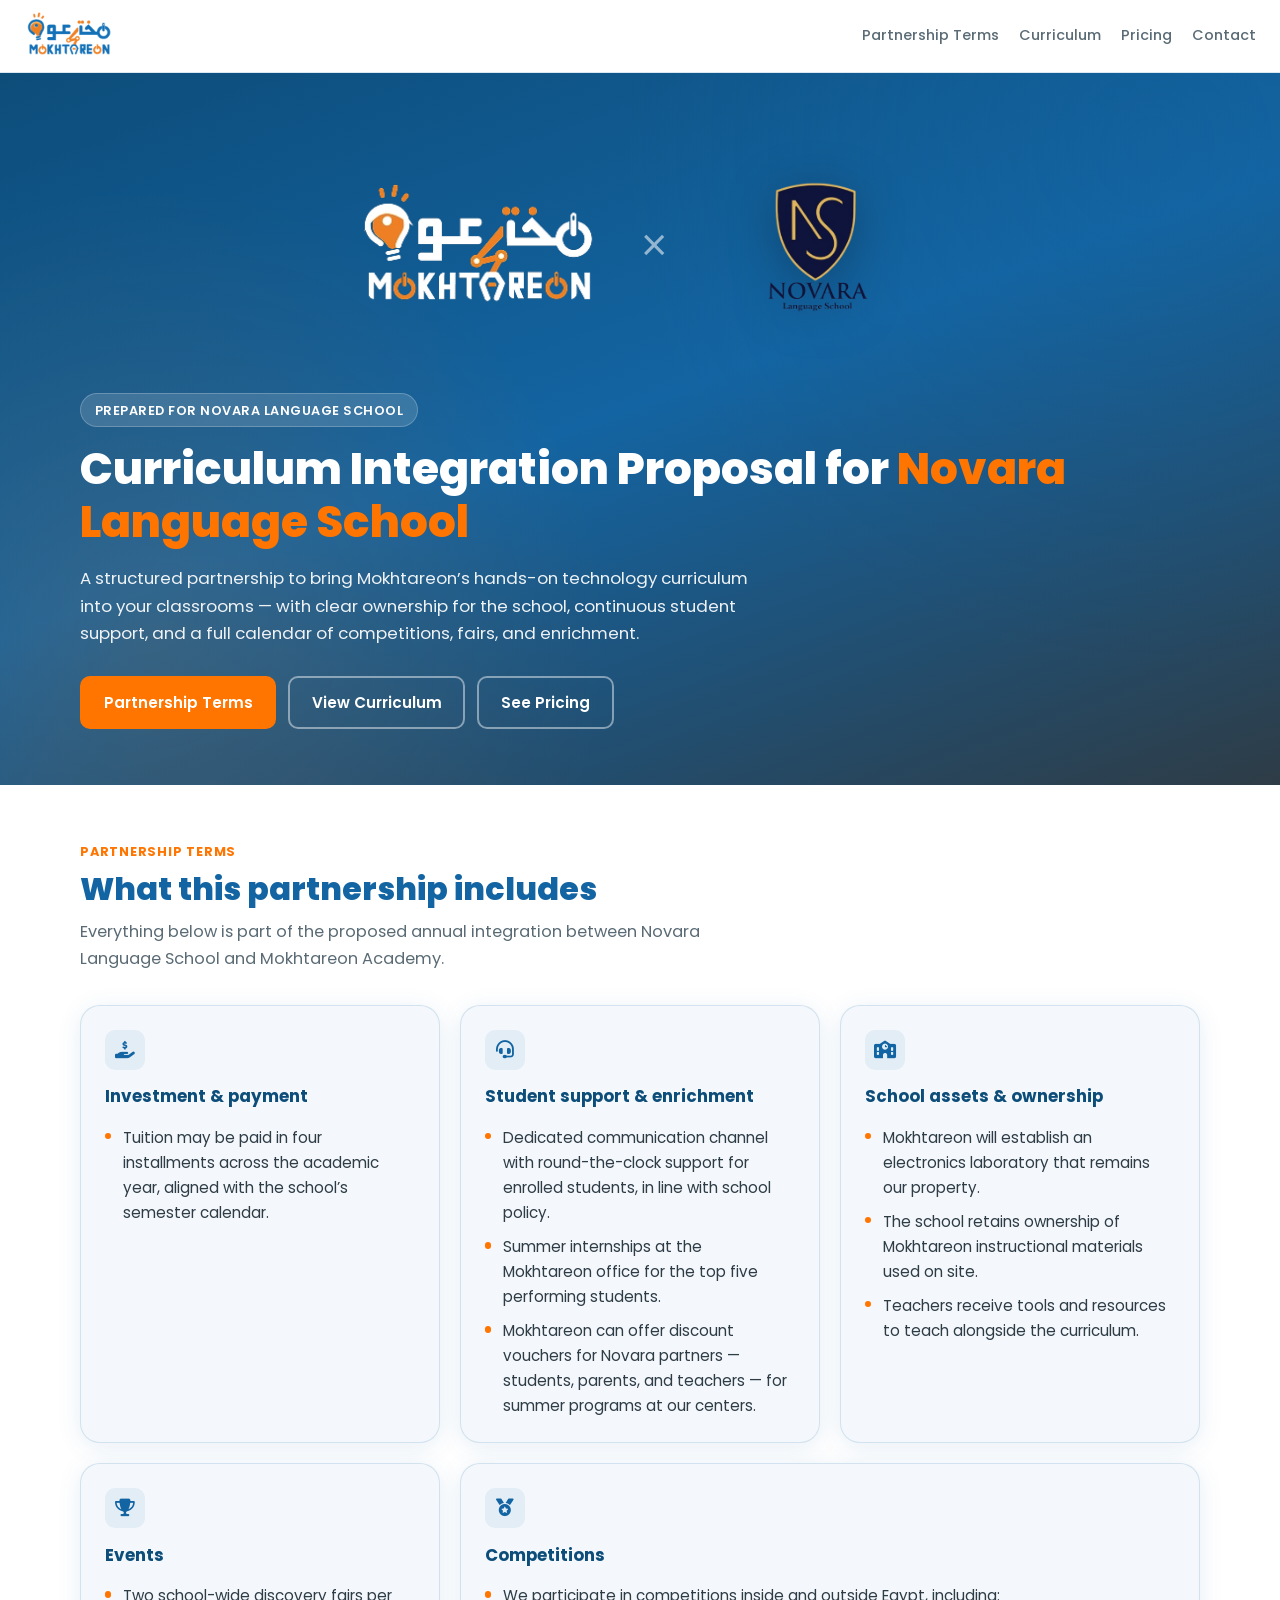
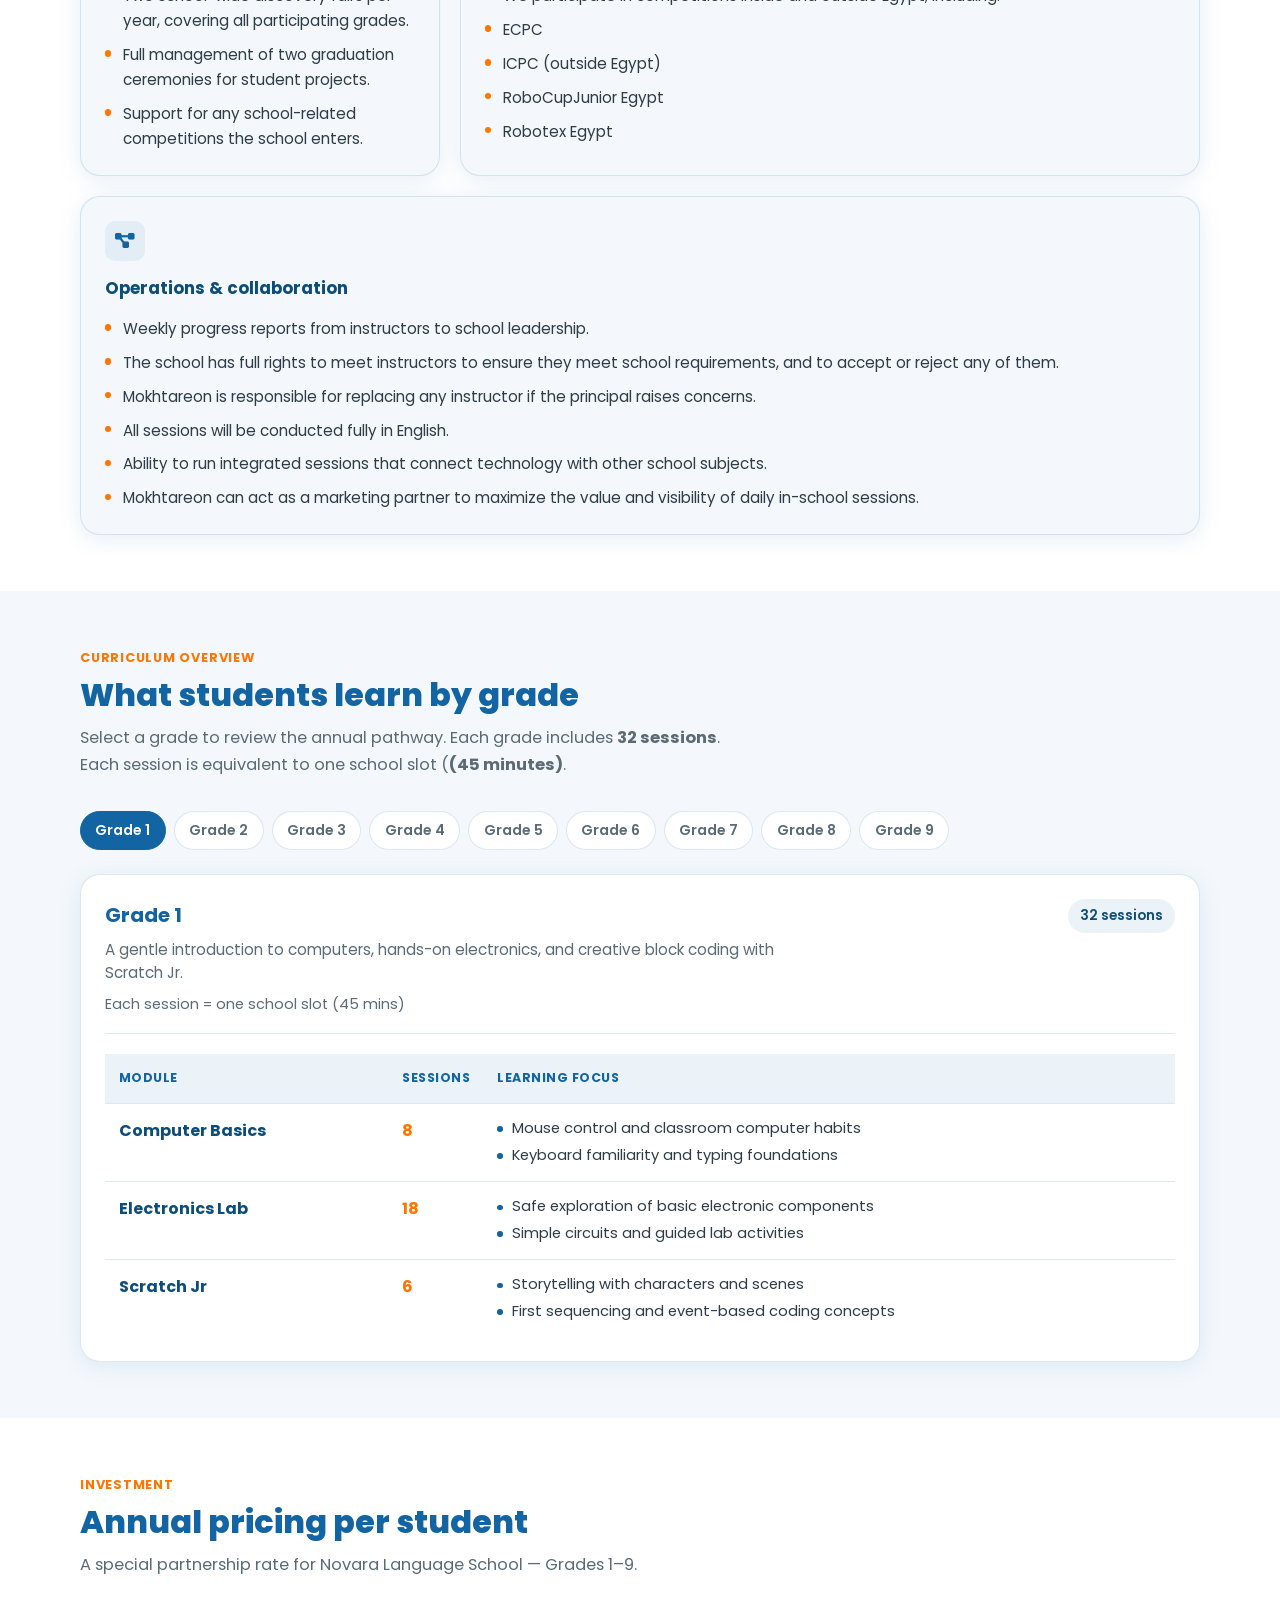
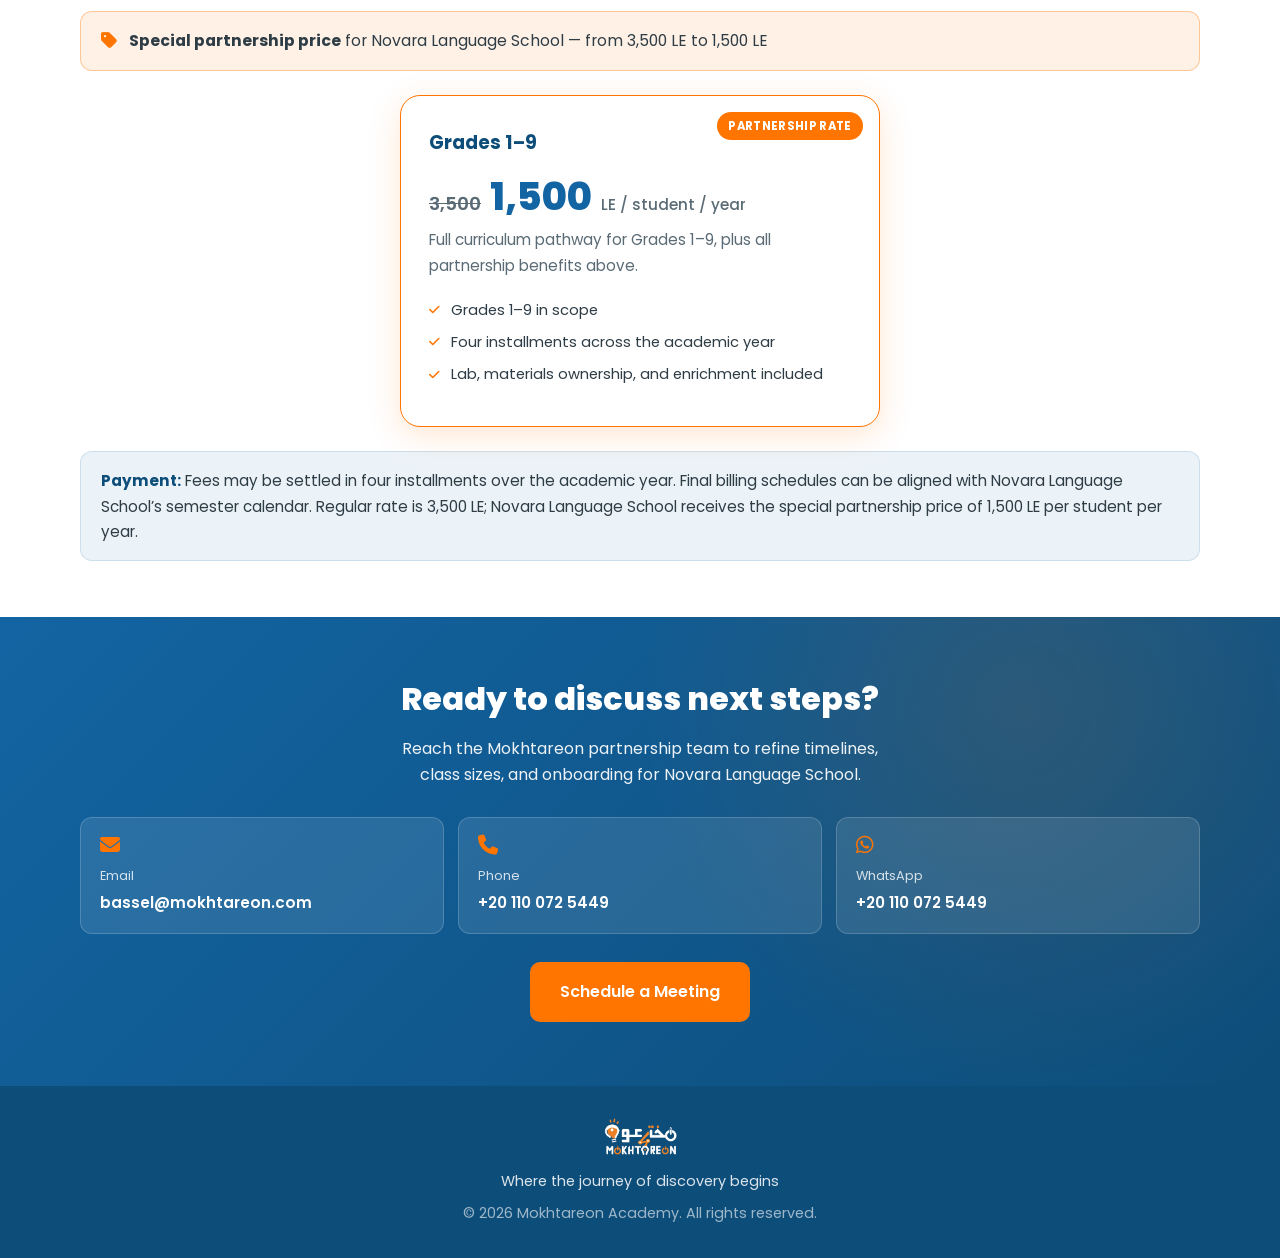
<file: partnership/novara/index.html>
<!DOCTYPE html>
<html lang="en" dir="ltr">
  <head>
    <meta charset="UTF-8" />
    <meta name="viewport" content="width=device-width, initial-scale=1.0" />
    <meta name="robots" content="noindex, nofollow" />
    <meta name="theme-color" content="#1364A2" />
    <title>Curriculum Integration Proposal | Novara Language School × Mokhtareon</title>
    <link rel="preconnect" href="https://fonts.googleapis.com" />
    <link rel="preconnect" href="https://fonts.gstatic.com" crossorigin />
    <link
      href="https://fonts.googleapis.com/css2?family=Poppins:wght@400;500;600;700;800&display=swap"
      rel="stylesheet" />
    <link
      rel="stylesheet"
      href="https://cdnjs.cloudflare.com/ajax/libs/font-awesome/6.7.2/css/all.min.css"
      integrity="sha512-Evv84Mr4kqVGRNSgIGL/F/aIDqQb7xQ2vcrdIwxfjThSH8CSR7PBEakCr51Ck+w+/U6swU2Im1vVX0SVk9ABhg=="
      crossorigin="anonymous"
      referrerpolicy="no-referrer" />
    <link rel="icon" href="../../imgs/Artboard 1 copy.svg" type="image/x-icon" />
    <link rel="stylesheet" href="../../css/partnership-majesty.css" />
  </head>
  <body class="novara-page">
    <header class="mj-header">
      <a href="/" class="mj-header__logo" aria-label="Mokhtareon home">
        <img src="../../imgs/image 34.svg" alt="Mokhtareon Academy" />
      </a>
      <nav class="mj-header__nav" aria-label="On this page">
        <a href="#terms">Partnership Terms</a>
        <a href="#curriculum">Curriculum</a>
        <a href="#pricing">Pricing</a>
        <a href="#contact">Contact</a>
      </nav>
    </header>

    <main>
      <section class="mj-hero">
        <div class="mj-wrap mj-hero__inner">
          <div class="mj-hero__partners" aria-label="Mokhtareon and Novara Language School">
            <div class="mj-hero__logo mj-hero__logo--mokhtareon">
              <img src="../../imgs/logo  2 1.webp" alt="Mokhtareon Academy" />
            </div>
            <span class="mj-hero__partners-divider" aria-hidden="true">&times;</span>
            <div class="mj-hero__logo mj-hero__logo--school mj-hero__logo--novara">
              <img
                src="../../imgs/novara-language-school.png"
                alt="Novara Language School" />
            </div>
          </div>
          <span class="mj-eyebrow">Prepared for Novara Language School</span>
          <h1>
            Curriculum Integration Proposal for
            <span class="mj-accent">Novara Language School</span>
          </h1>
          <p class="mj-hero__sub">
            A structured partnership to bring Mokhtareon’s hands-on technology curriculum into
            your classrooms — with clear ownership for the school, continuous student support, and
            a full calendar of competitions, fairs, and enrichment.
          </p>
          <div class="mj-hero__cta">
            <a href="#terms" class="mj-btn mj-btn--primary">Partnership Terms</a>
            <a href="#curriculum" class="mj-btn mj-btn--ghost">View Curriculum</a>
            <a href="#pricing" class="mj-btn mj-btn--ghost">See Pricing</a>
          </div>
        </div>
      </section>

      <section id="terms" class="mj-section mj-section--alt">
        <div class="mj-wrap">
          <div class="mj-section__head">
            <span class="mj-label">Partnership Terms</span>
            <h2>What this partnership includes</h2>
            <p>
              Everything below is part of the proposed annual integration between Novara Language School
              and Mokhtareon Academy.
            </p>
          </div>

          <div class="mj-terms">
            <article class="mj-terms__card">
              <div class="mj-terms__icon" aria-hidden="true">
                <i class="fa-solid fa-hand-holding-dollar"></i>
              </div>
              <h3>Investment &amp; payment</h3>
              <ul>
                <li>
                  Tuition may be paid in four installments across the academic year, aligned with
                  the school’s semester calendar.
                </li>
              </ul>
            </article>

            <article class="mj-terms__card">
              <div class="mj-terms__icon" aria-hidden="true">
                <i class="fa-solid fa-headset"></i>
              </div>
              <h3>Student support &amp; enrichment</h3>
              <ul>
                <li>
                  Dedicated communication channel with round-the-clock support for enrolled students,
                  in line with school policy.
                </li>
                <li>
                  Summer internships at the Mokhtareon office for the top five performing students.
                </li>
                <li>
                  Mokhtareon can offer discount vouchers for Novara partners — students, parents,
                  and teachers — for summer programs at our centers.
                </li>
              </ul>
            </article>

            <article class="mj-terms__card">
              <div class="mj-terms__icon" aria-hidden="true">
                <i class="fa-solid fa-school"></i>
              </div>
              <h3>School assets &amp; ownership</h3>
              <ul>
                <li>
                  Mokhtareon will establish an electronics laboratory that remains our property.
                </li>
                <li>The school retains ownership of Mokhtareon instructional materials used on site.</li>
                <li>
                  Teachers receive tools and resources to teach alongside the curriculum.
                </li>
              </ul>
            </article>

            <article class="mj-terms__card">
              <div class="mj-terms__icon" aria-hidden="true">
                <i class="fa-solid fa-trophy"></i>
              </div>
              <h3>Events</h3>
              <ul>
                <li>
                  Two school-wide discovery fairs per year, covering all participating grades.
                </li>
                <li>
                  Full management of two graduation ceremonies for student projects.
                </li>
                <li>
                  Support for any school-related competitions the school enters.
                </li>
              </ul>
            </article>

            <article class="mj-terms__card mj-terms__card--span-2">
              <div class="mj-terms__icon" aria-hidden="true">
                <i class="fa-solid fa-medal"></i>
              </div>
              <h3>Competitions</h3>
              <ul>
                <li>
                  We participate in competitions inside and outside Egypt, including:
                </li>
                <li>ECPC</li>
                <li>ICPC (outside Egypt)</li>
                <li>RoboCupJunior Egypt</li>
                <li>Robotex Egypt</li>
              </ul>
            </article>

            <article class="mj-terms__card mj-terms__card--wide">
              <div class="mj-terms__icon" aria-hidden="true">
                <i class="fa-solid fa-diagram-project"></i>
              </div>
              <h3>Operations &amp; collaboration</h3>
              <ul>
                <li>Weekly progress reports from instructors to school leadership.</li>
                <li>
                  The school has full rights to meet instructors to ensure they meet school
                  requirements, and to accept or reject any of them.
                </li>
                <li>
                  Mokhtareon is responsible for replacing any instructor if the principal raises
                  concerns.
                </li>
                <li>All sessions will be conducted fully in English.</li>
                <li>
                  Ability to run integrated sessions that connect technology with other school
                  subjects.
                </li>
                <li>
                  Mokhtareon can act as a marketing partner to maximize the value and visibility of
                  daily in-school sessions.
                </li>
              </ul>
            </article>
          </div>
        </div>
      </section>

      <section id="curriculum" class="mj-section">
        <div class="mj-wrap">
          <div class="mj-section__head">
            <span class="mj-label">Curriculum Overview</span>
            <h2>What students learn by grade</h2>
            <p>
              Select a grade to review the annual pathway. Each grade includes
              <strong id="sessionsPerYearLabel">32 sessions</strong>.
              Each session is equivalent to one school slot
              (<strong>(45 minutes)</strong>.
            </p>
          </div>

          <div
            class="mj-grade-tabs"
            id="gradeTabs"
            role="tablist"
            aria-label="Select grade"></div>
          <div id="curriculumPanels"></div>
        </div>
      </section>

      <section id="pricing" class="mj-section mj-section--alt">
        <div class="mj-wrap">
          <div class="mj-section__head">
            <span class="mj-label">Investment</span>
            <h2>Annual pricing per student</h2>
            <p>
              A special partnership rate for Novara Language School — Grades 1–9.
            </p>
          </div>

          <p class="mj-discount-banner" role="status">
            <i class="fa-solid fa-tag" aria-hidden="true"></i>
            <span
              ><strong>Special partnership price</strong> for Novara Language School —
              from 3,500 LE to 1,500 LE</span
            >
          </p>

          <div class="mj-pricing mj-pricing--single">
            <article class="mj-price-card mj-price-card--featured">
              <span class="mj-price-card__badge">Partnership rate</span>
              <h3>Grades 1–9</h3>
              <div class="mj-price-card__amount">
                <s class="mj-price-card__was" aria-label="Regular price 3,500 LE">3,500</s>
                <strong>1,500</strong>
                <span>LE / student / year</span>
              </div>
              <p class="mj-price-card__desc">
                Full curriculum pathway for Grades 1–9, plus all partnership benefits above.
              </p>
              <ul>
                <li>Grades 1–9 in scope</li>
                <li>Four installments across the academic year</li>
                <li>Lab, materials ownership, and enrichment included</li>
              </ul>
            </article>
          </div>

          <p class="mj-pricing-note">
            <strong>Payment:</strong> Fees may be settled in four installments over the academic
            year. Final billing schedules can be aligned with Novara Language School’s semester calendar.
            Regular rate is 3,500 LE; Novara Language School receives the special partnership price of
            1,500 LE per student per year.
          </p>
        </div>
      </section>

      <section id="contact" class="mj-contact">
        <div class="mj-wrap mj-contact__inner">
          <h2>Ready to discuss next steps?</h2>
          <p>
            Reach the Mokhtareon partnership team to refine timelines, class sizes, and onboarding
            for Novara Language School.
          </p>
          <div class="mj-contact__channels">
            <a href="mailto:bassel@mokhtareon.com" class="mj-contact-item">
              <i class="fa-solid fa-envelope"></i>
              <span>Email</span>
              <strong>bassel@mokhtareon.com</strong>
            </a>
            <a href="tel:+201100725449" class="mj-contact-item">
              <i class="fa-solid fa-phone"></i>
              <span>Phone</span>
              <strong>+20 110 072 5449</strong>
            </a>
            <a
              href="https://wa.me/201100725449"
              class="mj-contact-item"
              target="_blank"
              rel="noopener noreferrer">
              <i class="fa-brands fa-whatsapp"></i>
              <span>WhatsApp</span>
              <strong>+20 110 072 5449</strong>
            </a>
          </div>
          <a href="mailto:bassel@mokhtareon.com" class="mj-btn mj-btn--primary mj-btn--large"
            >Schedule a Meeting</a
          >
        </div>
      </section>
    </main>

    <footer class="mj-footer">
      <img src="../../imgs/logo  2 1.webp" alt="Mokhtareon" />
      <p>Where the journey of discovery begins</p>
      <p class="mj-footer__copy">&copy; 2026 Mokhtareon Academy. All rights reserved.</p>
    </footer>

    <script src="/partnership/novara/curriculum-data.js"></script>
    <script>
      (function () {
        function initCurriculum() {
          const data = window.NOVARA_CURRICULUM || {};
          const config = window.NOVARA_SESSION_CONFIG || {
            sessionsPerYear: 32,
            sessionDurationMinutes: 45,
          };
          const gradeOrder = ["1", "2", "3", "4", "5", "6", "7", "8", "9"];
          const tabsEl = document.getElementById("gradeTabs");
          const panelsEl = document.getElementById("curriculumPanels");
          if (!tabsEl || !panelsEl) return;

          const sessionsLabel = document.getElementById("sessionsPerYearLabel");
          if (sessionsLabel) {
            sessionsLabel.textContent = config.sessionsPerYear + " sessions";
          }

          const available = gradeOrder.filter(function (id) {
            return data[id];
          });
          if (!available.length) {
            panelsEl.innerHTML =
              '<p class="mj-curriculum-error">Curriculum data could not be loaded. Please refresh the page.</p>';
            return;
          }

          function escapeHtml(value) {
            return String(value)
              .replace(/&/g, "&amp;")
              .replace(/</g, "&lt;")
              .replace(/>/g, "&gt;")
              .replace(/"/g, "&quot;");
          }

          function sessionTotal(modules) {
            return modules.reduce(function (sum, mod) {
              return sum + (mod.sessions || 0);
            }, 0);
          }

          function renderGrade(gradeId) {
            const grade = data[gradeId];
            if (!grade) return;

            document.querySelectorAll(".mj-grade-tab").forEach(function (btn) {
              const isActive = btn.dataset.grade === gradeId;
              btn.classList.toggle("is-active", isActive);
              btn.setAttribute("aria-selected", isActive ? "true" : "false");
            });

            let panel = document.getElementById("panel-" + gradeId);
            if (!panel) {
              panel = document.createElement("div");
              panel.className = "mj-curriculum-panel";
              panel.id = "panel-" + gradeId;
              panel.setAttribute("role", "tabpanel");
              panel.setAttribute("aria-labelledby", "tab-" + gradeId);

              const total = sessionTotal(grade.modules);
              const rows = grade.modules
                .map(function (mod) {
                  const topics = (mod.topics || [])
                    .map(function (topic) {
                      return "<li>" + escapeHtml(topic) + "</li>";
                    })
                    .join("");
                  return (
                    "<tr>" +
                    "<td><strong>" +
                    escapeHtml(mod.name) +
                    "</strong></td>" +
                    '<td class="mj-table__sessions">' +
                    escapeHtml(mod.sessions) +
                    "</td>" +
                    '<td><ul class="mj-table__topics">' +
                    topics +
                    "</ul></td>" +
                    "</tr>"
                  );
                })
                .join("");

              panel.innerHTML =
                '<div class="mj-curriculum-panel__meta">' +
                "<div>" +
                "<h3>" +
                escapeHtml(grade.label) +
                "</h3>" +
                '<p class="mj-curriculum-panel__focus">' +
                escapeHtml(grade.focus) +
                "</p>" +
                '<p class="mj-curriculum-panel__slot-note">' +
                "Each session = one school slot (" +
                escapeHtml(config.sessionDurationMinutes) +
                " mins)</p>" +
                "</div>" +
                '<span class="mj-curriculum-panel__total">' +
                total +
                " sessions</span>" +
                "</div>" +
                '<div class="mj-table-wrap">' +
                '<table class="mj-table">' +
                "<thead><tr>" +
                "<th scope=\"col\">Module</th>" +
                "<th scope=\"col\">Sessions</th>" +
                "<th scope=\"col\">Learning focus</th>" +
                "</tr></thead>" +
                "<tbody>" +
                rows +
                "</tbody></table></div>";

              panelsEl.appendChild(panel);
            }

            document.querySelectorAll(".mj-curriculum-panel").forEach(function (p) {
              p.hidden = p.id !== "panel-" + gradeId;
            });
          }

          available.forEach(function (gradeId, index) {
            const btn = document.createElement("button");
            btn.type = "button";
            btn.className = "mj-grade-tab" + (index === 0 ? " is-active" : "");
            btn.id = "tab-" + gradeId;
            btn.dataset.grade = gradeId;
            btn.setAttribute("role", "tab");
            btn.setAttribute("aria-selected", index === 0 ? "true" : "false");
            btn.setAttribute("aria-controls", "panel-" + gradeId);
            btn.textContent = "Grade " + gradeId;
            btn.addEventListener("click", function () {
              renderGrade(gradeId);
            });
            tabsEl.appendChild(btn);
          });

          renderGrade(available[0]);
        }

        if (window.NOVARA_CURRICULUM) {
          initCurriculum();
        } else {
          const fallback = document.createElement("script");
          fallback.src = "curriculum-data.js";
          fallback.onload = initCurriculum;
          fallback.onerror = initCurriculum;
          document.head.appendChild(fallback);
        }
      })();
    </script>
  </body>
</html>
</file>
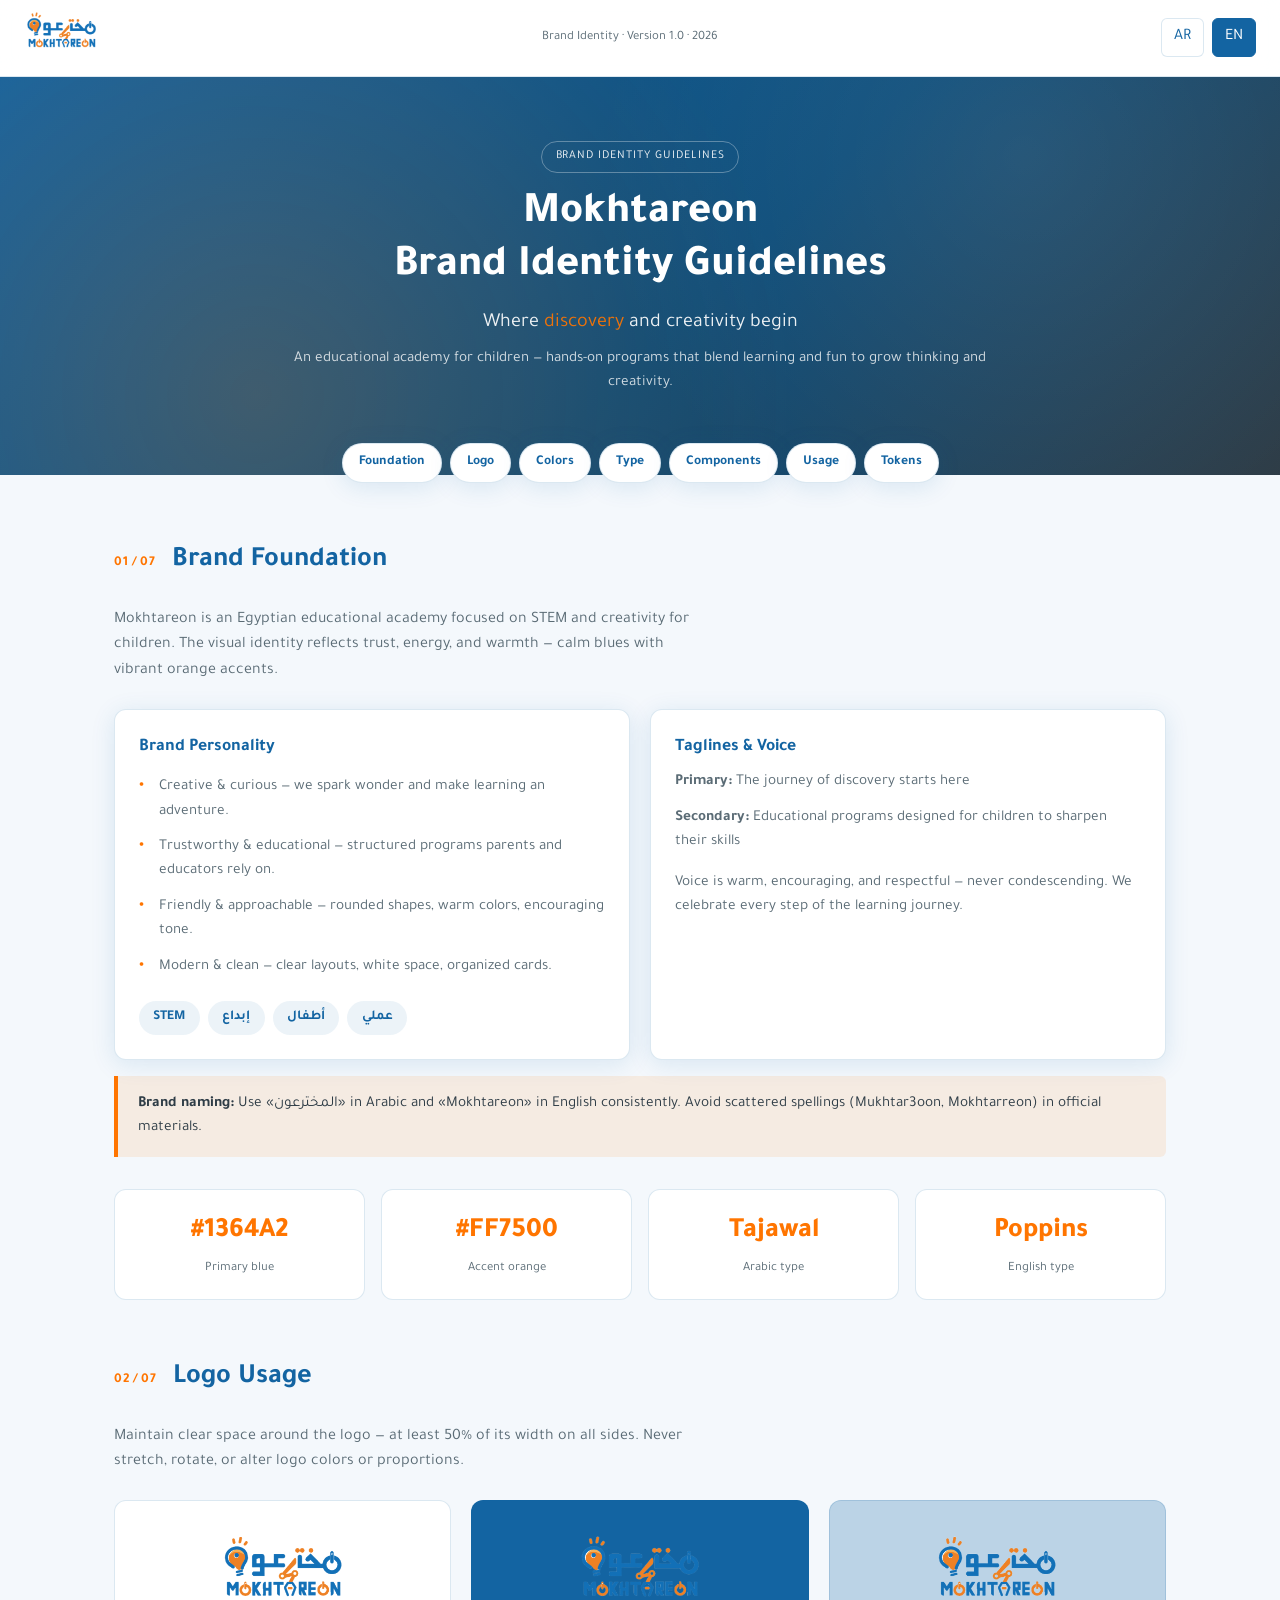
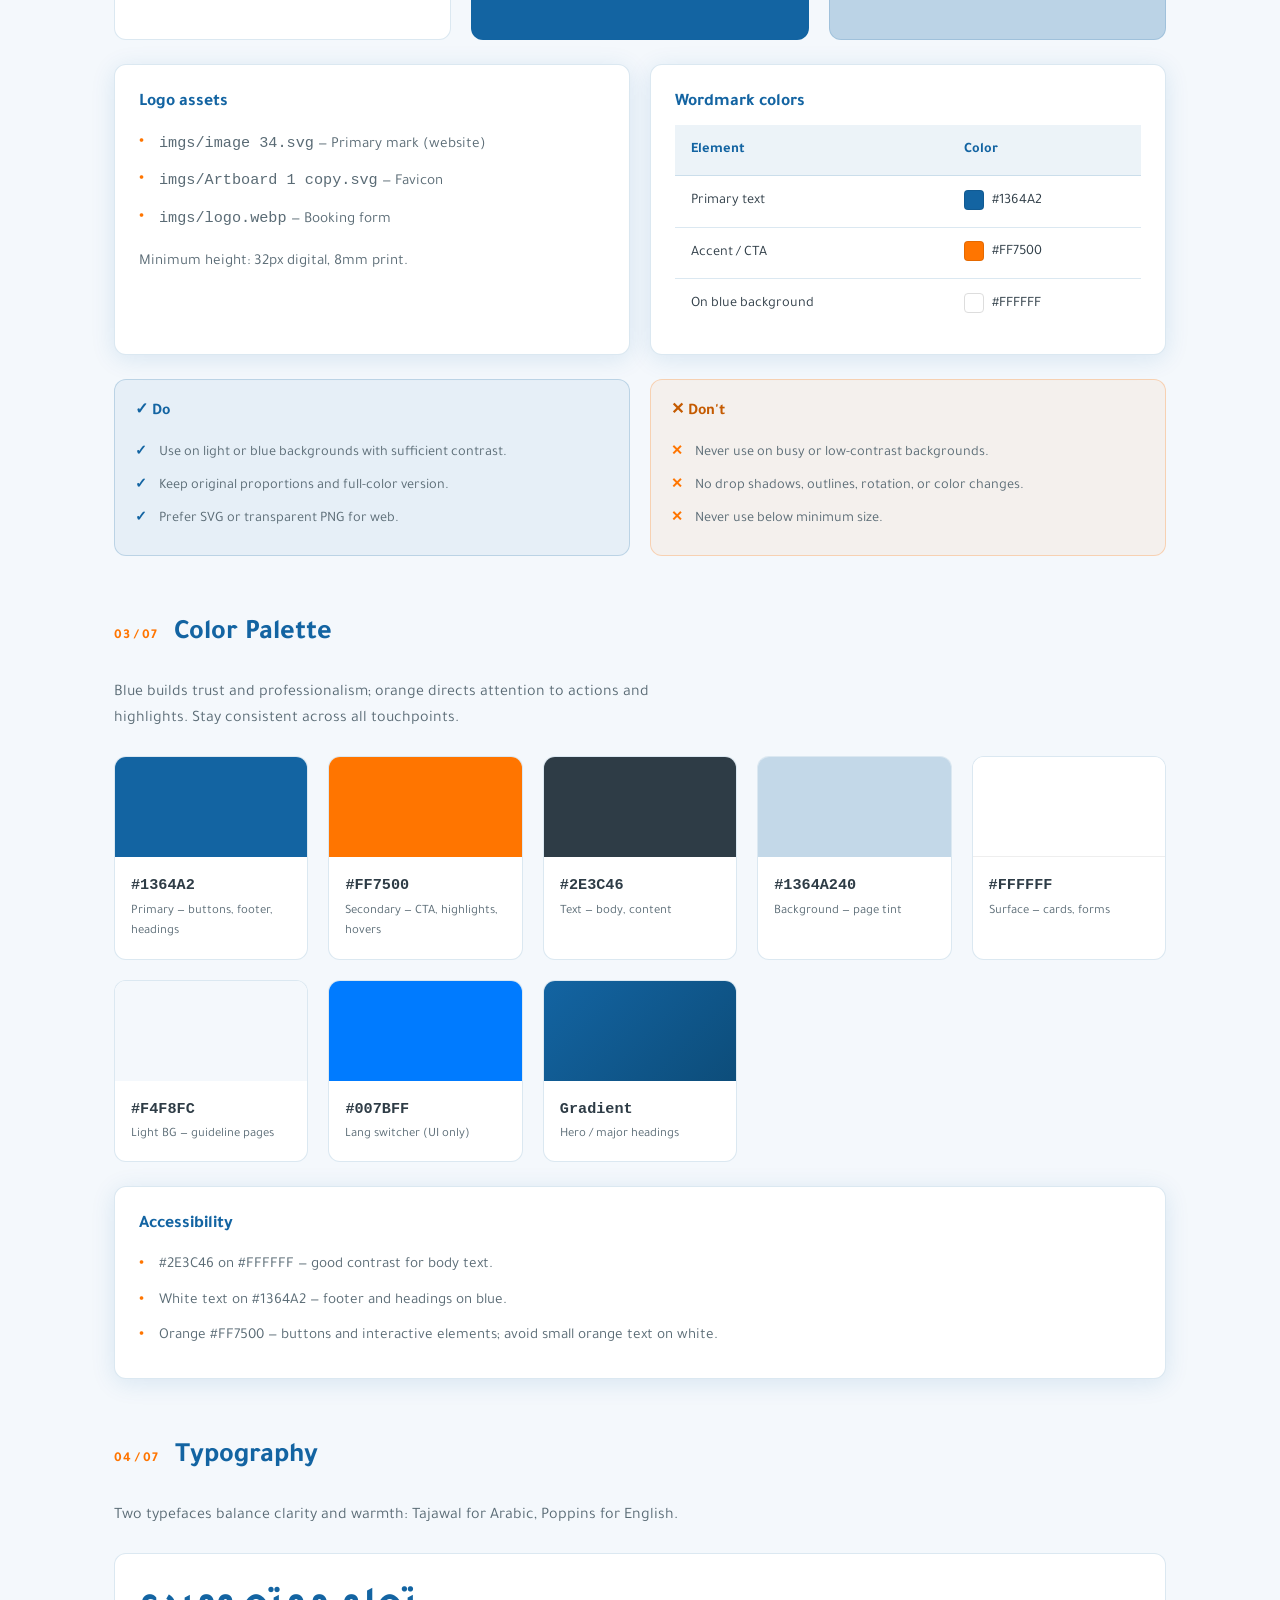
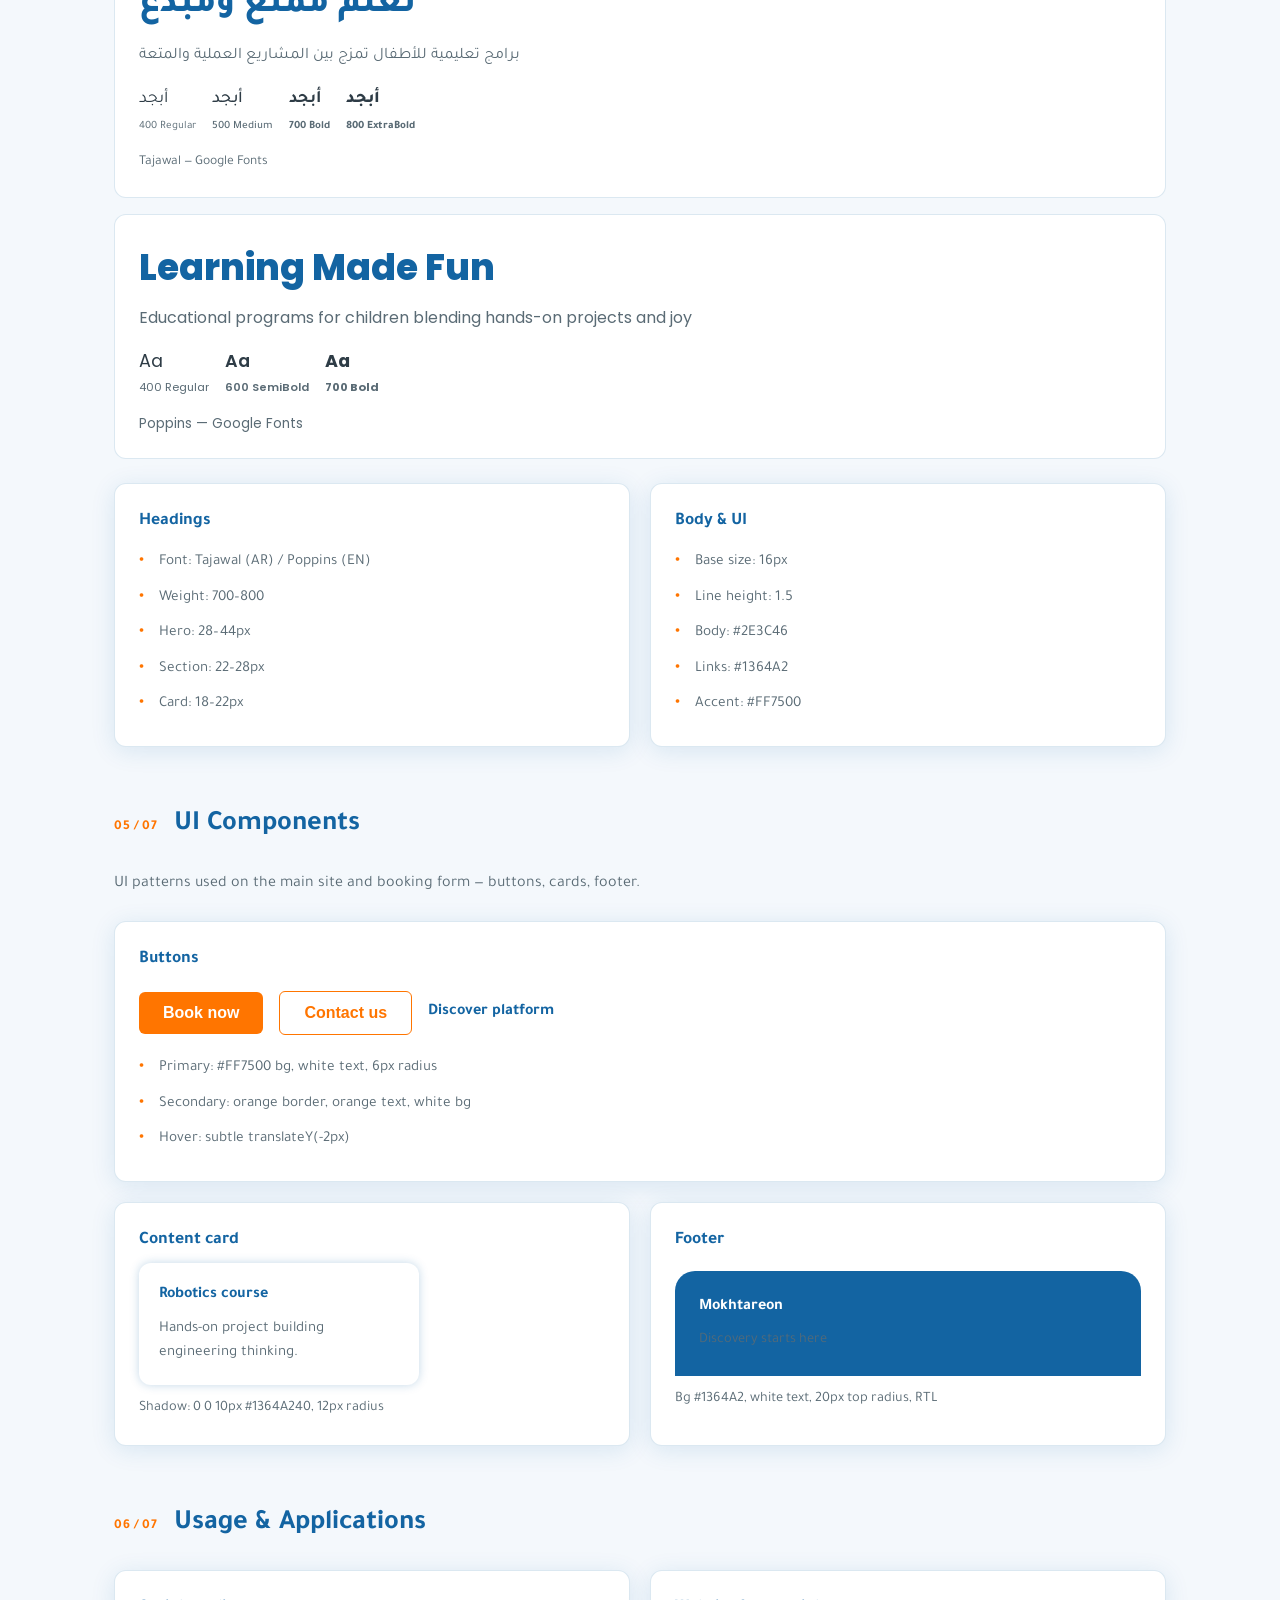
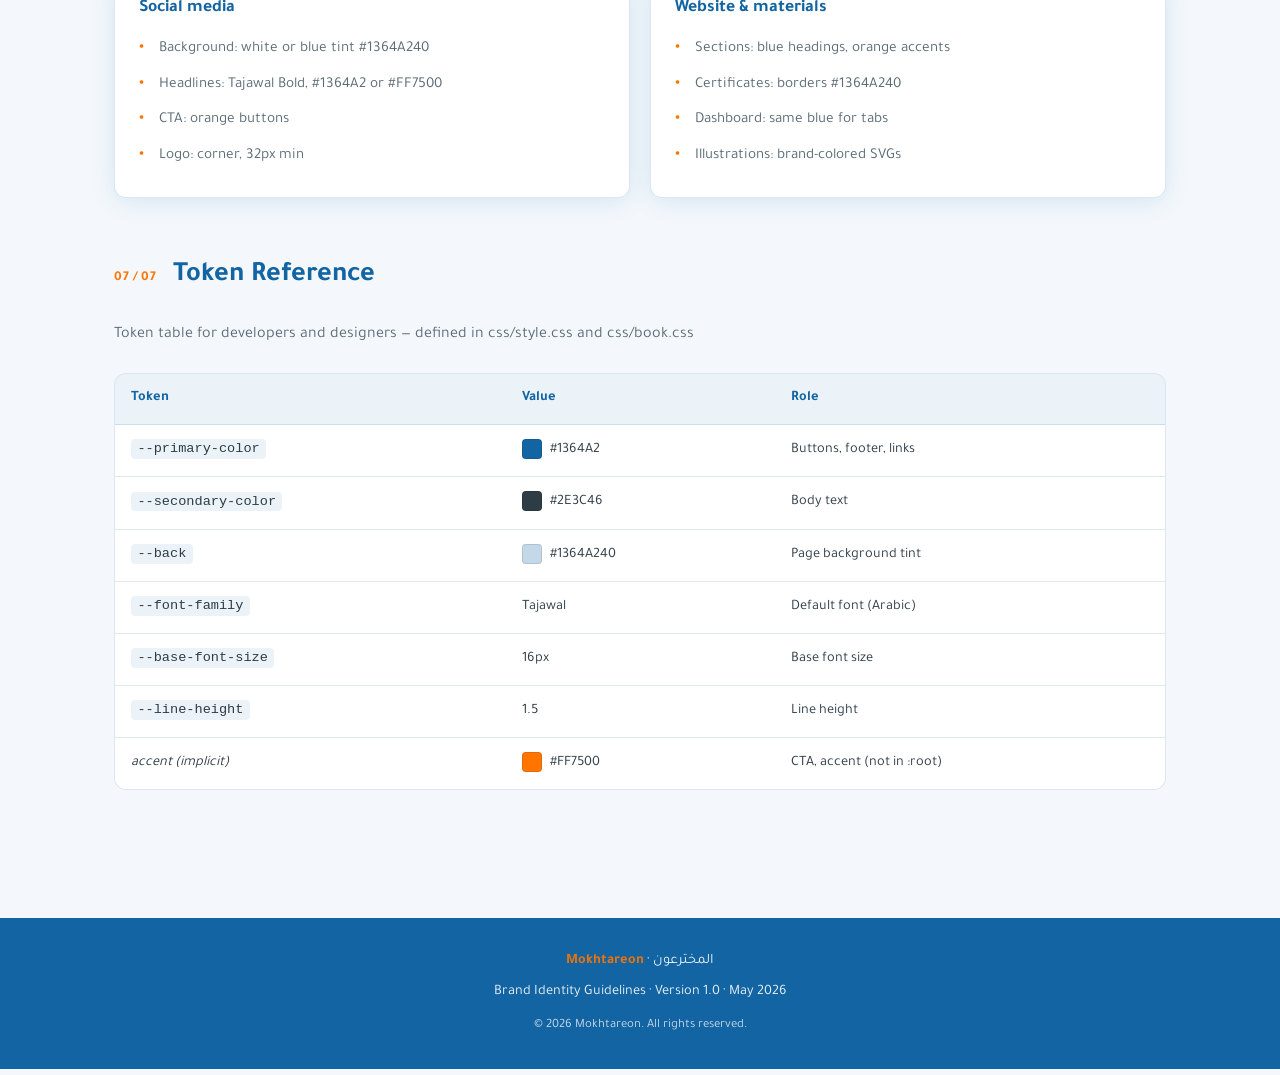
<file: brand-guidelines.html>
<!DOCTYPE html>
<html lang="en" dir="ltr">
  <head>
    <meta charset="UTF-8" />
    <meta name="viewport" content="width=device-width, initial-scale=1.0" />
    <meta name="robots" content="noindex, nofollow" />
    <title>Brand Guidelines — Mokhtareon | المخترعون</title>
    <link rel="preconnect" href="https://fonts.googleapis.com" />
    <link rel="preconnect" href="https://fonts.gstatic.com" crossorigin />
    <link
      href="https://fonts.googleapis.com/css2?family=Poppins:wght@300;400;500;600;700;800&display=swap"
      rel="stylesheet" />
    <link
      href="https://fonts.googleapis.com/css2?family=Tajawal:wght@200;300;400;500;700;800;900&display=swap"
      rel="stylesheet" />
    <link rel="icon" href="imgs/Artboard 1 copy.svg" type="image/x-icon" />
    <link rel="stylesheet" href="css/brand-guidelines.css" />
  </head>
  <body class="brand-guidelines">
    <header class="bg-topbar">
      <div class="bg-topbar__logo">
        <img src="imgs/image 34.svg" alt="المخترعون — Mokhtareon" />
      </div>
      <span class="bg-topbar__meta" data-ar="الهوية البصرية · الإصدار 1.0 · 2026" data-en="Brand Identity · Version 1.0 · 2026"
        >الهوية البصرية · الإصدار 1.0 · 2026</span
      >
      <div class="bg-lang-toggle" role="group" aria-label="Language">
        <button type="button" data-lang="ar" aria-pressed="false">AR</button>
        <button type="button" class="active" data-lang="en" aria-pressed="true">EN</button>
      </div>
    </header>

    <section class="bg-hero">
      <div class="bg-hero__inner">
        <span class="bg-hero__badge" data-ar="إرشادات الهوية" data-en="Brand Identity Guidelines">إرشادات الهوية</span>
        <h1>
          <span data-ar="المخترعون" data-en="Mokhtareon">المخترعون</span>
          <br />
          <span data-ar="دليل الهوية البصرية" data-en="Brand Identity Guidelines">دليل الهوية البصرية</span>
        </h1>
        <p class="bg-hero__tagline" data-ar="حيث تبدأ رحلة الاكتشاف والإبداع" data-en="Where discovery and creativity begin">
          حيث تبدأ رحلة <span class="bg-hero__accent">الاكتشاف</span> والإبداع
        </p>
        <p
          class="bg-hero__sub"
          data-ar="أكاديمية تعليمية للأطفال — برامج عملية تمزج بين التعلم والمتعة لتنمية التفكير والإبداع."
          data-en="An educational academy for children — hands-on programs that blend learning and fun to grow thinking and creativity.">
          أكاديمية تعليمية للأطفال — برامج عملية تمزج بين التعلم والمتعة لتنمية التفكير والإبداع.
        </p>
      </div>
    </section>

    <nav class="bg-index" aria-label="Sections">
      <a href="#foundation" data-ar="الأساس" data-en="Foundation">الأساس</a>
      <a href="#logo" data-ar="الشعار" data-en="Logo">الشعار</a>
      <a href="#colors" data-ar="الألوان" data-en="Colors">الألوان</a>
      <a href="#typography" data-ar="الخطوط" data-en="Type">الخطوط</a>
      <a href="#components" data-ar="المكوّنات" data-en="Components">المكوّنات</a>
      <a href="#applications" data-ar="التطبيق" data-en="Usage">التطبيق</a>
      <a href="#tokens" data-ar="المرجع" data-en="Tokens">المرجع</a>
    </nav>

    <main class="bg-wrap">
      <!-- 01 Foundation -->
      <section id="foundation" class="bg-section">
        <div class="bg-section__head">
          <span class="bg-section__num">01 / 07</span>
          <h2 class="bg-section__title" data-ar="أساس العلامة" data-en="Brand Foundation">أساس العلامة</h2>
        </div>
        <p
          class="bg-section__desc"
          data-ar="المخترعون (Mokhtareon) أكاديمية تعليمية مصرية تركز على STEM والإبداع للأطفال. الهوية البصرية تعكس الثقة، الحيوية، والدفء — ألوان زرقاء هادئة مع لمسات برتقالية طاقة."
          data-en="Mokhtareon is an Egyptian educational academy focused on STEM and creativity for children. The visual identity reflects trust, energy, and warmth — calm blues with vibrant orange accents.">
          المخترعون (Mokhtareon) أكاديمية تعليمية مصرية تركز على STEM والإبداع للأطفال. الهوية البصرية تعكس الثقة،
          الحيوية، والدفء — ألوان زرقاء هادئة مع لمسات برتقالية طاقة.
        </p>

        <div class="bg-grid bg-grid--2">
          <div class="bg-card">
            <h3 data-ar="شخصية العلامة" data-en="Brand Personality">شخصية العلامة</h3>
            <ul>
              <li data-ar="مبدع ومستكشف — نحفّز الفضول ونجعل التعلم مغامرة." data-en="Creative & curious — we spark wonder and make learning an adventure.">
                مبدع ومستكشف — نحفّز الفضول ونجعل التعلم مغامرة.
              </li>
              <li data-ar="موثوق وتعليمي — برامج منظمة يثق بها الأهل والمعلمون." data-en="Trustworthy & educational — structured programs parents and educators rely on.">
                موثوق وتعليمي — برامج منظمة يثق بها الأهل والمعلمون.
              </li>
              <li data-ar="ودود وقريب — أشكال مستديرة، ألوان دافئة، لغة تشجيعية." data-en="Friendly & approachable — rounded shapes, warm colors, encouraging tone.">
                ودود وقريب — أشكال مستديرة، ألوان دافئة، لغة تشجيعية.
              </li>
              <li data-ar="عصري ونظيف — تخطيطات واضحة، مساحات بيضاء، بطاقات منظمة." data-en="Modern & clean — clear layouts, white space, organized cards.">
                عصري ونظيف — تخطيطات واضحة، مساحات بيضاء، بطاقات منظمة.
              </li>
            </ul>
            <div class="bg-pills">
              <span class="bg-pill">STEM</span>
              <span class="bg-pill">إبداع</span>
              <span class="bg-pill">أطفال</span>
              <span class="bg-pill">عملي</span>
            </div>
          </div>
          <div class="bg-card">
            <h3 data-ar="الشعارات والنبرة" data-en="Taglines & Voice">الشعارات والنبرة</h3>
            <p><strong data-ar="رئيسي:" data-en="Primary:">رئيسي:</strong> <span data-ar="رحلة الاكتشاف تبدأ من هنا" data-en="The journey of discovery starts here">رحلة الاكتشاف تبدأ من هنا</span></p>
            <p style="margin-top: 0.75rem">
              <strong data-ar="ثانوي:" data-en="Secondary:">ثانوي:</strong>
              <span data-ar="برامج تعليمية مصممة للأطفال لصقل مهاراتهم" data-en="Educational programs designed for children to sharpen their skills"
                >برامج تعليمية مصممة للأطفال لصقل مهاراتهم</span
              >
            </p>
            <p style="margin-top: 1rem" data-ar="النبرة دافئة، مشجعة، ومحترمة — لا نتحدث بأسلوب متكلّف. نحتفي بكل خطوة في رحلة التعلم." data-en="Voice is warm, encouraging, and respectful — never condescending. We celebrate every step of the learning journey.">
              النبرة دافئة، مشجعة، ومحترمة — لا نتحدث بأسلوب متكلّف. نحتفي بكل خطوة في رحلة التعلم.
            </p>
          </div>
        </div>

        <div class="bg-callout">
          <strong data-ar="تسمية العلامة:" data-en="Brand naming:">تسمية العلامة:</strong>
          <span
            data-ar="استخدم «المخترعون» بالعربية و«Mokhtareon» بالإنجليزية بشكل متسق. تجنّب تهجئات متفرقة (Mukhtar3oon، Mokhtarreon) في المواد الرسمية."
            data-en="Use «المخترعون» in Arabic and «Mokhtareon» in English consistently. Avoid scattered spellings (Mukhtar3oon, Mokhtarreon) in official materials."
            >استخدم «المخترعون» بالعربية و«Mokhtareon» بالإنجليزية بشكل متسق. تجنّب تهجئات متفرقة (Mukhtar3oon،
            Mokhtarreon) في المواد الرسمية.</span
          >
        </div>

        <div class="bg-stats">
          <div class="bg-stat">
            <div class="bg-stat__value">#1364A2</div>
            <div class="bg-stat__label" data-ar="الأزرق الأساسي" data-en="Primary blue">الأزرق الأساسي</div>
          </div>
          <div class="bg-stat">
            <div class="bg-stat__value">#FF7500</div>
            <div class="bg-stat__label" data-ar="البرتقالي" data-en="Accent orange">البرتقالي</div>
          </div>
          <div class="bg-stat">
            <div class="bg-stat__value">Tajawal</div>
            <div class="bg-stat__label" data-ar="خط عربي" data-en="Arabic type">خط عربي</div>
          </div>
          <div class="bg-stat">
            <div class="bg-stat__value">Poppins</div>
            <div class="bg-stat__label" data-ar="خط إنجليزي" data-en="English type">خط إنجليزي</div>
          </div>
        </div>
      </section>

      <!-- 02 Logo -->
      <section id="logo" class="bg-section">
        <div class="bg-section__head">
          <span class="bg-section__num">02 / 07</span>
          <h2 class="bg-section__title" data-ar="استخدام الشعار" data-en="Logo Usage">استخدام الشعار</h2>
        </div>
        <p
          class="bg-section__desc"
          data-ar="اترك مساحة فارغة حول الشعار لا تقل عن 50% من عرضه من جميع الجهات. لا تمدّد، لا تدوّر، ولا تغيّر ألوان الشعار أو نسبه."
          data-en="Maintain clear space around the logo — at least 50% of its width on all sides. Never stretch, rotate, or alter logo colors or proportions.">
          اترك مساحة فارغة حول الشعار لا تقل عن 50% من عرضه من جميع الجهات. لا تمدّد، لا تدوّر، ولا تغيّر ألوان الشعار
          أو نسبه.
        </p>

        <div class="bg-logo-grid">
          <div class="bg-logo-panel bg-logo-panel--light">
            <img src="imgs/image 34.svg" alt="Logo on light background" />
          </div>
          <div class="bg-logo-panel bg-logo-panel--primary">
            <img src="imgs/image 34.svg" alt="Logo on primary blue" />
          </div>
          <div class="bg-logo-panel bg-logo-panel--tint">
            <img src="imgs/image 34.svg" alt="Logo on tinted background" />
          </div>
        </div>

        <div class="bg-grid bg-grid--2" style="margin-top: 1.5rem">
          <div class="bg-card">
            <h3 data-ar="أصول الشعار" data-en="Logo assets">أصول الشعار</h3>
            <ul>
              <li><code>imgs/image 34.svg</code> — <span data-ar="الشعار الرئيسي (الموقع)" data-en="Primary mark (website)">الشعار الرئيسي (الموقع)</span></li>
              <li><code>imgs/Artboard 1 copy.svg</code> — <span data-ar="أيقونة المفضلة / Favicon" data-en="Favicon">أيقونة المفضلة</span></li>
              <li><code>imgs/logo.webp</code> — <span data-ar="نموذج الحجز" data-en="Booking form">نموذج الحجز</span></li>
            </ul>
            <p style="margin-top: 0.75rem" data-ar="الحد الأدنى للارتفاع: 32px رقمياً، 8mm للطباعة." data-en="Minimum height: 32px digital, 8mm print.">
              الحد الأدنى للارتفاع: 32px رقمياً، 8mm للطباعة.
            </p>
          </div>
          <div class="bg-card">
            <h3 data-ar="ألوان الكلمة" data-en="Wordmark colors">ألوان الكلمة</h3>
            <table class="bg-table" style="margin-top: 0.5rem">
              <thead>
                <tr>
                  <th data-ar="العنصر" data-en="Element">العنصر</th>
                  <th data-ar="اللون" data-en="Color">اللون</th>
                </tr>
              </thead>
              <tbody>
                <tr>
                  <td data-ar="النص الأساسي" data-en="Primary text">النص الأساسي</td>
                  <td><span class="swatch-inline" style="background: #1364A2"></span>#1364A2</td>
                </tr>
                <tr>
                  <td data-ar="التمييز / CTA" data-en="Accent / CTA">التمييز / CTA</td>
                  <td><span class="swatch-inline" style="background: #FF7500"></span>#FF7500</td>
                </tr>
                <tr>
                  <td data-ar="على خلفية زرقاء" data-en="On blue background">على خلفية زرقاء</td>
                  <td><span class="swatch-inline" style="background: #fff; border: 1px solid #ddd"></span>#FFFFFF</td>
                </tr>
              </tbody>
            </table>
          </div>
        </div>

        <div class="bg-rules" style="margin-top: 1.5rem">
          <div class="bg-rule-box bg-rule-box--do">
            <h4 data-ar="✓ افعل" data-en="✓ Do">✓ افعل</h4>
            <ul>
              <li data-ar="استخدم الشعار على خلفيات فاتحة أو زرقاء مع تباين كافٍ." data-en="Use on light or blue backgrounds with sufficient contrast.">
                استخدم الشعار على خلفيات فاتحة أو زرقاء مع تباين كافٍ.
              </li>
              <li data-ar="حافظ على النسب الأصلية والنسخة الملونة الكاملة." data-en="Keep original proportions and full-color version.">
                حافظ على النسب الأصلية والنسخة الملونة الكاملة.
              </li>
              <li data-ar="فضّل SVG أو PNG شفاف للويب." data-en="Prefer SVG or transparent PNG for web.">فضّل SVG أو PNG شفاف للويب.</li>
            </ul>
          </div>
          <div class="bg-rule-box bg-rule-box--dont">
            <h4 data-ar="✕ لا تفعل" data-en="✕ Don't">✕ لا تفعل</h4>
            <ul>
              <li data-ar="لا تضع الشعار على خلفيات مزدحمة أو منخفضة التباين." data-en="Never use on busy or low-contrast backgrounds.">
                لا تضع الشعار على خلفيات مزدحمة أو منخفضة التباين.
              </li>
              <li data-ar="لا تضف ظلالاً، حدوداً، تدويراً، أو تغيير ألوان." data-en="No drop shadows, outlines, rotation, or color changes.">
                لا تضف ظلالاً، حدوداً، تدويراً، أو تغيير ألوان.
              </li>
              <li data-ar="لا تصغّر الشعار دون الحد الأدنى." data-en="Never use below minimum size.">لا تصغّر الشعار دون الحد الأدنى.</li>
            </ul>
          </div>
        </div>
      </section>

      <!-- 03 Colors -->
      <section id="colors" class="bg-section">
        <div class="bg-section__head">
          <span class="bg-section__num">03 / 07</span>
          <h2 class="bg-section__title" data-ar="لوحة الألوان" data-en="Color Palette">لوحة الألوان</h2>
        </div>
        <p
          class="bg-section__desc"
          data-ar="الأزرق يبني الثقة والاحترافية؛ البرتقالي يوجّه الانتباه نحو الإجراءات والعناوين المميزة. حافظ على الاتساق في كل نقاط التواصل."
          data-en="Blue builds trust and professionalism; orange directs attention to actions and highlights. Stay consistent across all touchpoints.">
          الأزرق يبني الثقة والاحترافية؛ البرتقالي يوجّه الانتباه نحو الإجراءات والعناوين المميزة. حافظ على الاتساق في
          كل نقاط التواصل.
        </p>

        <div class="bg-grid bg-grid--4">
          <div class="bg-swatch">
            <div class="bg-swatch__color" style="background: #1364A2"></div>
            <div class="bg-swatch__info">
              <div class="bg-swatch__hex">#1364A2</div>
              <div class="bg-swatch__role" data-ar="أساسي — أزرار، تذييل، عناوين" data-en="Primary — buttons, footer, headings">
                أساسي — أزرار، تذييل، عناوين
              </div>
            </div>
          </div>
          <div class="bg-swatch">
            <div class="bg-swatch__color" style="background: #FF7500"></div>
            <div class="bg-swatch__info">
              <div class="bg-swatch__hex">#FF7500</div>
              <div class="bg-swatch__role" data-ar="ثانوي — CTA، تمييز، روابط تفاعل" data-en="Secondary — CTA, highlights, hovers">
                ثانوي — CTA، تمييز، روابط تفاعل
              </div>
            </div>
          </div>
          <div class="bg-swatch">
            <div class="bg-swatch__color" style="background: #2E3C46"></div>
            <div class="bg-swatch__info">
              <div class="bg-swatch__hex">#2E3C46</div>
              <div class="bg-swatch__role" data-ar="نص — فقرات، محتوى" data-en="Text — body, content">نص — فقرات، محتوى</div>
            </div>
          </div>
          <div class="bg-swatch">
            <div class="bg-swatch__color" style="background: #1364A240"></div>
            <div class="bg-swatch__info">
              <div class="bg-swatch__hex">#1364A240</div>
              <div class="bg-swatch__role" data-ar="خلفية — تظليل الصفحة" data-en="Background — page tint">خلفية — تظليل الصفحة</div>
            </div>
          </div>
          <div class="bg-swatch">
            <div class="bg-swatch__color" style="background: #ffffff; border-bottom: 1px solid #eee"></div>
            <div class="bg-swatch__info">
              <div class="bg-swatch__hex">#FFFFFF</div>
              <div class="bg-swatch__role" data-ar="سطح — بطاقات، نماذج" data-en="Surface — cards, forms">سطح — بطاقات، نماذج</div>
            </div>
          </div>
          <div class="bg-swatch">
            <div class="bg-swatch__color" style="background: #f4f8fc"></div>
            <div class="bg-swatch__info">
              <div class="bg-swatch__hex">#F4F8FC</div>
              <div class="bg-swatch__role" data-ar="خلفية فاتحة — صفحات إرشادية" data-en="Light BG — guideline pages">
                خلفية فاتحة — صفحات إرشادية
              </div>
            </div>
          </div>
          <div class="bg-swatch">
            <div class="bg-swatch__color" style="background: #007bff"></div>
            <div class="bg-swatch__info">
              <div class="bg-swatch__hex">#007BFF</div>
              <div class="bg-swatch__role" data-ar="مبدّل اللغة (مكوّن UI)" data-en="Lang switcher (UI only)">مبدّل اللغة (مكوّن UI)</div>
            </div>
          </div>
          <div class="bg-swatch">
            <div class="bg-swatch__color" style="background: linear-gradient(135deg, #1364A2, #0d4d7a)"></div>
            <div class="bg-swatch__info">
              <div class="bg-swatch__hex">Gradient</div>
              <div class="bg-swatch__role" data-ar="بطل / عناوين رئيسية" data-en="Hero / major headings">بطل / عناوين رئيسية</div>
            </div>
          </div>
        </div>

        <div class="bg-card" style="margin-top: 1.5rem">
          <h3 data-ar="إمكانية الوصول" data-en="Accessibility">إمكانية الوصول</h3>
          <ul>
            <li data-ar="النص #2E3C46 على #FFFFFF — تباين جيد للفقرات." data-en="#2E3C46 on #FFFFFF — good contrast for body text.">
              النص <code>#2E3C46</code> على <code>#FFFFFF</code> — تباين جيد للفقرات.
            </li>
            <li data-ar="النص الأبيض على #1364A2 — للتذييل والعناوين على الأزرق." data-en="White text on #1364A2 — footer and headings on blue.">
              النص الأبيض على <code>#1364A2</code> — للتذييل والعناوين على الأزرق.
            </li>
            <li data-ar="البرتقالي #FF7500 — للأزرار والعناصر التفاعلية؛ تجنّب نص برتقالي صغير على أبيض." data-en="Orange #FF7500 — buttons and interactive elements; avoid small orange text on white.">
              البرتقالي <code>#FF7500</code> — للأزرار والعناصر التفاعلية؛ تجنّب نص برتقالي صغير على أبيض.
            </li>
          </ul>
        </div>
      </section>

      <!-- 04 Typography -->
      <section id="typography" class="bg-section">
        <div class="bg-section__head">
          <span class="bg-section__num">04 / 07</span>
          <h2 class="bg-section__title" data-ar="الخطوط" data-en="Typography">الخطوط</h2>
        </div>
        <p
          class="bg-section__desc"
          data-ar="خطّان يوازنان بين الوضوح والدفء: Tajawal للعربية، Poppins للإنجليزية."
          data-en="Two typefaces balance clarity and warmth: Tajawal for Arabic, Poppins for English.">
          خطّان يوازنان بين الوضوح والدفء: Tajawal للعربية، Poppins للإنجليزية.
        </p>

        <div class="bg-type-sample bg-type-sample--ar">
          <div class="bg-type-display">تعلم ممتع ومبدع</div>
          <div class="bg-type-body">برامج تعليمية للأطفال تمزج بين المشاريع العملية والمتعة</div>
          <div class="bg-type-weights">
            <div class="bg-type-weight" style="font-weight: 400">أبجد <span>400 Regular</span></div>
            <div class="bg-type-weight" style="font-weight: 500">أبجد <span>500 Medium</span></div>
            <div class="bg-type-weight" style="font-weight: 700">أبجد <span>700 Bold</span></div>
            <div class="bg-type-weight" style="font-weight: 800">أبجد <span>800 ExtraBold</span></div>
          </div>
          <p style="margin-top: 1rem; font-size: 0.85rem; color: var(--text-muted)">Tajawal — Google Fonts</p>
        </div>

        <div class="bg-type-sample bg-type-sample--en">
          <div class="bg-type-display">Learning Made Fun</div>
          <div class="bg-type-body">Educational programs for children blending hands-on projects and joy</div>
          <div class="bg-type-weights">
            <div class="bg-type-weight" style="font-weight: 400">Aa <span>400 Regular</span></div>
            <div class="bg-type-weight" style="font-weight: 600">Aa <span>600 SemiBold</span></div>
            <div class="bg-type-weight" style="font-weight: 700">Aa <span>700 Bold</span></div>
          </div>
          <p style="margin-top: 1rem; font-size: 0.85rem; color: var(--text-muted)">Poppins — Google Fonts</p>
        </div>

        <div class="bg-grid bg-grid--2" style="margin-top: 1.5rem">
          <div class="bg-card">
            <h3 data-ar="العناوين" data-en="Headings">العناوين</h3>
            <ul>
              <li data-ar="الخط: Tajawal (AR) / Poppins (EN)" data-en="Font: Tajawal (AR) / Poppins (EN)">الخط: Tajawal (AR) / Poppins (EN)</li>
              <li data-ar="الوزن: 700–800" data-en="Weight: 700–800">الوزن: 700–800</li>
              <li data-ar="البطل: 28–44px" data-en="Hero: 28–44px">البطل: 28–44px</li>
              <li data-ar="القسم: 22–28px" data-en="Section: 22–28px">القسم: 22–28px</li>
              <li data-ar="البطاقة: 18–22px" data-en="Card: 18–22px">البطاقة: 18–22px</li>
            </ul>
          </div>
          <div class="bg-card">
            <h3 data-ar="النص والواجهة" data-en="Body & UI">النص والواجهة</h3>
            <ul>
              <li data-ar="الحجم الأساسي: 16px" data-en="Base size: 16px">الحجم الأساسي: 16px</li>
              <li data-ar="ارتفاع السطر: 1.5" data-en="Line height: 1.5">ارتفاع السطر: 1.5</li>
              <li data-ar="النص: #2E3C46" data-en="Body: #2E3C46">النص: #2E3C46</li>
              <li data-ar="الروابط: #1364A2" data-en="Links: #1364A2">الروابط: #1364A2</li>
              <li data-ar="التمييز: #FF7500" data-en="Accent: #FF7500">التمييز: #FF7500</li>
            </ul>
          </div>
        </div>
      </section>

      <!-- 05 Components -->
      <section id="components" class="bg-section">
        <div class="bg-section__head">
          <span class="bg-section__num">05 / 07</span>
          <h2 class="bg-section__title" data-ar="مكوّنات الواجهة" data-en="UI Components">مكوّنات الواجهة</h2>
        </div>
        <p
          class="bg-section__desc"
          data-ar="أنماط الواجهة المستخدمة في الموقع الرئيسي ونموذج الحجز — أزرار، بطاقات، تذييل."
          data-en="UI patterns used on the main site and booking form — buttons, cards, footer.">
          أنماط الواجهة المستخدمة في الموقع الرئيسي ونموذج الحجز — أزرار، بطاقات، تذييل.
        </p>

        <div class="bg-card">
          <h3 data-ar="الأزرار" data-en="Buttons">الأزرار</h3>
          <div class="bg-components">
            <button type="button" class="bg-btn-primary" data-ar="احجز الآن" data-en="Book now">احجز الآن</button>
            <button type="button" class="bg-btn-secondary" data-ar="تواصل معنا" data-en="Contact us">تواصل معنا</button>
            <a href="#" class="bg-btn-link" onclick="return false" data-ar="اكتشف المنصة" data-en="Discover platform">اكتشف المنصة</a>
          </div>
          <ul style="margin-top: 1rem">
            <li data-ar="أساسي: خلفية #FF7500، نص أبيض، radius 6px" data-en="Primary: #FF7500 bg, white text, 6px radius">
              أساسي: خلفية <code>#FF7500</code>، نص أبيض، radius 6px
            </li>
            <li data-ar="ثانوي: حدود برتقالية، نص برتقالي، خلفية بيضاء" data-en="Secondary: orange border, orange text, white bg">
              ثانوي: حدود برتقالية، نص برتقالي، خلفية بيضاء
            </li>
            <li data-ar="تمرير: translateY(-2px) خفيف" data-en="Hover: subtle translateY(-2px)">تمرير: translateY(-2px) خفيف</li>
          </ul>
        </div>

        <div class="bg-grid bg-grid--2" style="margin-top: 1.25rem">
          <div class="bg-card">
            <h3 data-ar="بطاقة محتوى" data-en="Content card">بطاقة محتوى</h3>
            <div class="bg-card-demo">
              <h4 data-ar="كورس الروبوتات" data-en="Robotics course">كورس الروبوتات</h4>
              <p data-ar="مشروع عملي ينمّي التفكير الهندسي." data-en="Hands-on project building engineering thinking.">
                مشروع عملي ينمّي التفكير الهندسي.
              </p>
            </div>
            <p style="margin-top: 0.75rem; font-size: 0.9rem" data-ar="ظل: 0 0 10px #1364A240، زوايا 12px" data-en="Shadow: 0 0 10px #1364A240, 12px radius">
              ظل: <code>0 0 10px #1364A240</code>، زوايا 12px
            </p>
          </div>
          <div class="bg-card">
            <h3 data-ar="التذييل" data-en="Footer">التذييل</h3>
            <div class="bg-footer-demo">
              <strong data-ar="المخترعون" data-en="Mokhtareon">المخترعون</strong>
              <p style="margin-top: 0.5rem; font-size: 0.9rem; opacity: 0.9" data-ar="رحلة الاكتشاف تبدأ من هنا" data-en="Discovery starts here">
                رحلة الاكتشاف تبدأ من هنا
              </p>
            </div>
            <p style="margin-top: 0.75rem; font-size: 0.9rem" data-ar="خلفية #1364A2، نص أبيض، زوايا علوية 20px، RTL" data-en="Bg #1364A2, white text, 20px top radius, RTL">
              خلفية <code>#1364A2</code>، نص أبيض، زوايا علوية 20px، RTL
            </p>
          </div>
        </div>
      </section>

      <!-- 06 Applications -->
      <section id="applications" class="bg-section">
        <div class="bg-section__head">
          <span class="bg-section__num">06 / 07</span>
          <h2 class="bg-section__title" data-ar="التطبيق والاستخدام" data-en="Usage & Applications">التطبيق والاستخدام</h2>
        </div>

        <div class="bg-grid bg-grid--2">
          <div class="bg-card">
            <h3 data-ar="وسائل التواصل" data-en="Social media">وسائل التواصل</h3>
            <ul>
              <li data-ar="الخلفية: أبيض أو تظليل أزرق #1364A240" data-en="Background: white or blue tint #1364A240">الخلفية: أبيض أو تظليل أزرق</li>
              <li data-ar="العناوين: Tajawal Bold، #1364A2 أو #FF7500" data-en="Headlines: Tajawal Bold, #1364A2 or #FF7500">العناوين: Tajawal Bold</li>
              <li data-ar="CTA: أزرار برتقالية" data-en="CTA: orange buttons">CTA: أزرار برتقالية</li>
              <li data-ar="الشعار: زاوية، 32px كحد أدنى" data-en="Logo: corner, 32px min">الشعار: زاوية، 32px كحد أدنى</li>
            </ul>
          </div>
          <div class="bg-card">
            <h3 data-ar="الموقع والمواد" data-en="Website & materials">الموقع والمواد</h3>
            <ul>
              <li data-ar="الأقسام: عناوين زرقاء، تمييز برتقالي" data-en="Sections: blue headings, orange accents">الأقسام: عناوين زرقاء، تمييز برتقالي</li>
              <li data-ar="الشهادات والمشاريع: إطارات بحدود #1364A240" data-en="Certificates: borders #1364A240">الشهادات: إطارات #1364A240</li>
              <li data-ar="لوحة التحكم: نفس الأزرق للتبويبات" data-en="Dashboard: same blue for tabs">لوحة التحكم: نفس الأزرق للتبويبات</li>
              <li data-ar="الرسوم: SVG بألوان العلامة" data-en="Illustrations: brand-colored SVGs">الرسوم: SVG بألوان العلامة</li>
            </ul>
          </div>
        </div>
      </section>

      <!-- 07 Tokens -->
      <section id="tokens" class="bg-section">
        <div class="bg-section__head">
          <span class="bg-section__num">07 / 07</span>
          <h2 class="bg-section__title" data-ar="مرجع الرموز" data-en="Token Reference">مرجع الرموز</h2>
        </div>
        <p
          class="bg-section__desc"
          data-ar="جدول الرموز للمطورين والمصممين — متوفر في css/style.css و css/book.css"
          data-en="Token table for developers and designers — defined in css/style.css and css/book.css">
          جدول الرموز للمطورين والمصممين — متوفر في <code>css/style.css</code> و <code>css/book.css</code>
        </p>

        <div class="bg-table-wrap">
          <table class="bg-table">
            <thead>
              <tr>
                <th data-ar="الرمز" data-en="Token">الرمز</th>
                <th data-ar="القيمة" data-en="Value">القيمة</th>
                <th data-ar="الدور" data-en="Role">الدور</th>
              </tr>
            </thead>
            <tbody>
              <tr>
                <td><code>--primary-color</code></td>
                <td><span class="swatch-inline" style="background: #1364A2"></span>#1364A2</td>
                <td data-ar="أزرار، تذييل، روابط" data-en="Buttons, footer, links">أزرار، تذييل، روابط</td>
              </tr>
              <tr>
                <td><code>--secondary-color</code></td>
                <td><span class="swatch-inline" style="background: #2E3C46"></span>#2E3C46</td>
                <td data-ar="نص الجسم" data-en="Body text">نص الجسم</td>
              </tr>
              <tr>
                <td><code>--back</code></td>
                <td><span class="swatch-inline" style="background: #1364A240"></span>#1364A240</td>
                <td data-ar="تظليل خلفية الصفحة" data-en="Page background tint">تظليل خلفية الصفحة</td>
              </tr>
              <tr>
                <td><code>--font-family</code></td>
                <td>Tajawal</td>
                <td data-ar="الخط الافتراضي (عربي)" data-en="Default font (Arabic)">الخط الافتراضي (عربي)</td>
              </tr>
              <tr>
                <td><code>--base-font-size</code></td>
                <td>16px</td>
                <td data-ar="حجم النص الأساسي" data-en="Base font size">حجم النص الأساسي</td>
              </tr>
              <tr>
                <td><code>--line-height</code></td>
                <td>1.5</td>
                <td data-ar="ارتفاع السطر" data-en="Line height">ارتفاع السطر</td>
              </tr>
              <tr>
                <td><em>accent (implicit)</em></td>
                <td><span class="swatch-inline" style="background: #FF7500"></span>#FF7500</td>
                <td data-ar="CTA، تمييز (غير معرّف في :root)" data-en="CTA, accent (not in :root)">CTA، تمييز</td>
              </tr>
            </tbody>
          </table>
        </div>
      </section>
    </main>

    <footer class="bg-page-footer">
      <p><strong class="bg-hero__accent">Mokhtareon</strong> · <span data-ar="المخترعون" data-en="المخترعون">المخترعون</span></p>
      <p style="margin-top: 0.5rem" data-ar="دليل الهوية البصرية · الإصدار 1.0 · مايو 2026" data-en="Brand Identity Guidelines · Version 1.0 · May 2026">
        دليل الهوية البصرية · الإصدار 1.0 · مايو 2026
      </p>
      <p style="margin-top: 0.75rem; font-size: 0.8rem; opacity: 0.75">© 2026 Mokhtareon. All rights reserved.</p>
    </footer>

    <script>
      (function () {
        const html = document.documentElement;
        const buttons = document.querySelectorAll(".bg-lang-toggle button");
        const translatable = document.querySelectorAll("[data-ar][data-en]");

        function setLang(lang) {
          const isAr = lang === "ar";
          html.lang = isAr ? "ar" : "en";
          html.dir = isAr ? "rtl" : "ltr";
          document.body.classList.toggle("brand-guidelines--en", !isAr);

          buttons.forEach((btn) => {
            const active = btn.dataset.lang === lang;
            btn.classList.toggle("active", active);
            btn.setAttribute("aria-pressed", active);
          });

          translatable.forEach((el) => {
            const text = el.getAttribute(isAr ? "data-ar" : "data-en");
            if (text) {
              if (el.tagName === "INPUT" || el.tagName === "BUTTON") {
                if (el.hasAttribute("value")) el.value = text;
                else el.textContent = text;
              } else {
                el.textContent = text;
              }
            }
          });

          const tagline = document.querySelector(".bg-hero__tagline");
          if (tagline) {
            if (isAr) {
              tagline.innerHTML =
                'حيث تبدأ رحلة <span class="bg-hero__accent">الاكتشاف</span> والإبداع';
            } else {
              tagline.innerHTML =
                'Where <span class="bg-hero__accent">discovery</span> and creativity begin';
            }
          }
        }

        buttons.forEach((btn) => {
          btn.addEventListener("click", () => setLang(btn.dataset.lang));
        });

        setLang("en");
      })();
    </script>
  </body>
</html>
</file>
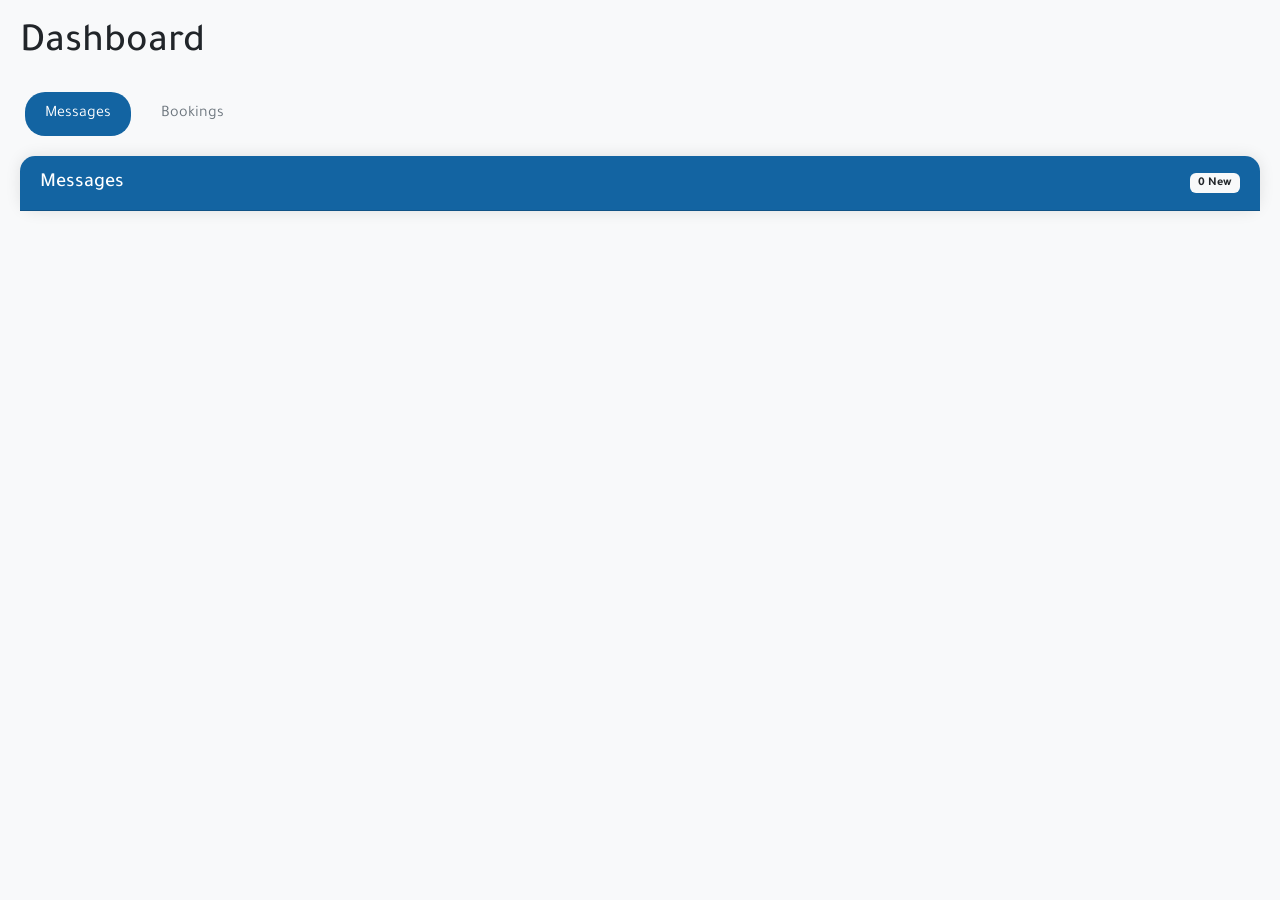
<file: dash.html>
<!DOCTYPE html>
<html lang="en">
<head>
    <meta charset="UTF-8">
    <meta name="viewport" content="width=device-width, initial-scale=1.0">
    <meta name="robots" content="noindex, nofollow">
    <title>Dashboard - Mokhtareon</title>
    <link href="https://cdn.jsdelivr.net/npm/bootstrap@5.3.6/dist/css/bootstrap.min.css" rel="stylesheet">
    <link rel="stylesheet" href="https://cdnjs.cloudflare.com/ajax/libs/font-awesome/6.7.2/css/all.min.css">
    <link href="https://fonts.googleapis.com/css2?family=Tajawal:wght@200;300;400;500;700;800;900&display=swap" rel="stylesheet">
    <style>
        body {
            font-family: 'Tajawal', sans-serif;
            background-color: #f8f9fa;
        }
        .dashboard-container {
            padding: 20px;
        }
        .card {
            border: none;
            border-radius: 15px;
            box-shadow: 0 0 15px rgba(0,0,0,0.1);
            margin-bottom: 20px;
        }
        .card-header {
            background-color: #1364A2;
            color: white;
            border-radius: 15px 15px 0 0 !important;
            padding: 15px 20px;
        }
        .message-item, .booking-item {
            padding: 15px;
            border-bottom: 1px solid #eee;
            transition: background-color 0.3s;
            position: relative;
        }
        .message-item:hover, .booking-item:hover {
            background-color: #f8f9fa;
        }
        .message-item:last-child, .booking-item:last-child {
            border-bottom: none;
        }
        .status-badge {
            padding: 5px 10px;
            border-radius: 20px;
            font-size: 0.8rem;
        }
        .status-pending {
            background-color: #ffeeba;
            color: #856404;
        }
        .status-confirmed {
            background-color: #d4edda;
            color: #155724;
        }
        .status-cancelled {
            background-color: #f8d7da;
            color: #721c24;
        }
        .nav-tabs {
            border-bottom: none;
            margin-bottom: 20px;
        }
        .nav-tabs .nav-link {
            border: none;
            color: #6c757d;
            padding: 10px 20px;
            border-radius: 20px;
            margin: 0 5px;
        }
        .nav-tabs .nav-link.active {
            background-color: #1364A2;
            color: white;
        }
        .search-box {
            margin-bottom: 20px;
        }
        .search-box input {
            border-radius: 20px;
            padding: 10px 20px;
            border: 1px solid #ddd;
        }
        .created-badge {
            position: absolute;
            top: 15px;
            right: 15px;
        }
    </style>
</head>
<body>
    <div class="dashboard-container">
        <h1 class="mb-4">Dashboard</h1>
        
        <!-- Tabs -->
        <ul class="nav nav-tabs" id="dashboardTabs" role="tablist">
            <li class="nav-item">
                <a class="nav-link active" id="messages-tab" data-bs-toggle="tab" href="#messages" role="tab" aria-controls="messages" aria-selected="true">Messages</a>
            </li>
            <li class="nav-item">
                <a class="nav-link" id="bookings-tab" data-bs-toggle="tab" href="#bookings" role="tab" aria-controls="bookings" aria-selected="false">Bookings</a>
            </li>
        </ul>

        <!-- Tab Content -->
        <div class="tab-content" id="dashboardTabsContent">
            <!-- Messages Tab -->
            <div class="tab-pane fade show active" id="messages" role="tabpanel" aria-labelledby="messages-tab">
                <div class="card">
                    <div class="card-header d-flex justify-content-between align-items-center">
                        <h5 class="mb-0">Messages</h5>
                        <span class="badge bg-light text-dark">0 New</span>
                    </div>
                    <div class="card-body p-0">
                        <!-- Messages will be inserted here -->
                    </div>
                </div>
            </div>

            <!-- Bookings Tab -->
            <div class="tab-pane fade" id="bookings" role="tabpanel" aria-labelledby="bookings-tab">
                <div class="card">
                    <div class="card-header d-flex justify-content-between align-items-center">
                        <h5 class="mb-0">Bookings</h5>
                        <span class="badge bg-light text-dark">0 New</span>
                    </div>
                    <div class="card-body p-0">
                        <!-- Bookings will be inserted here -->
                    </div>
                </div>
            </div>
        </div>
    </div>

    <script src="https://cdn.jsdelivr.net/npm/bootstrap@5.3.6/dist/js/bootstrap.bundle.min.js"></script>
    <script>
        async function fetchMessages() {
            try {
                const response = await fetch('https://moktareon-backend.vercel.app/message');
                let messages = await response.json();
                messages.sort((a, b) => new Date(b.createdAt) - new Date(a.createdAt));
                updateMessagesUI(messages);
            } catch (error) {
                console.error('Error fetching messages:', error);
            }
        }

        function updateMessagesUI(messages) {
            const container = document.querySelector('#messages .card-body');
            container.innerHTML = '';
            messages.forEach(msg => {
                const date = new Date(msg.createdAt);
                const formatted = date.toLocaleDateString('en-US', { year: 'numeric', month: 'short', day: 'numeric', hour: '2-digit', minute: '2-digit' });
                const html = `
                <div class="message-item">
                    <span class="badge bg-secondary created-badge">${formatted}</span>
                    <div class="d-flex align-items-start">
                        <i class="fas fa-user me-2 text-primary"></i>
                        <div>
                            <h6 class="mb-1">Name: ${msg.name}</h6>
                            <p class="mb-1 text-muted">Email: ${msg.email}</p>
                            <p class="mb-0 text-muted">Message: ${msg.message}</p>
                        </div>
                    </div>
                </div>`;
                container.innerHTML += html;
            });
            document.querySelector('#messages .badge').textContent = `${messages.length} New`;
        }

        async function fetchBookings() {
            try {
                const response = await fetch('https://moktareon-backend.vercel.app/register');
                let bookings = await response.json();
                bookings.sort((a, b) => new Date(b.createdAt) - new Date(a.createdAt));
                updateBookingsUI(bookings);
            } catch (error) {
                console.error('Error fetching bookings:', error);
            }
        }

        function updateBookingsUI(bookings) {
            const container = document.querySelector('#bookings .card-body');
            container.innerHTML = '';
            bookings.forEach(bk => {
                const date = new Date(bk.createdAt);
                const formatted = date.toLocaleDateString('en-US', { year: 'numeric', month: 'short', day: 'numeric', hour: '2-digit', minute: '2-digit' });
                const daysTimes = `
                    <span class="badge bg-info text-dark me-1">${bk.day1} - ${bk.time1}</span>
                    <span class="badge bg-info text-dark me-1">${bk.day2} - ${bk.time2}</span>
                    <span class="badge bg-info text-dark">${bk.day3} - ${bk.time3}</span>`;
                const html = `
                <div class="booking-item">
                    <span class="badge bg-secondary created-badge">${formatted}</span>
                    <div class="d-flex justify-content-between align-items-center">
                        <div>
                            <h6 class="mb-1">Name: ${bk.name}</h6>
                            <p class="mb-1">Phone: ${bk.phone}</p>
                            <p class="mb-1">Location: ${bk.location}</p>
                            <p class="mb-1">Age: ${bk.age}</p>
                            <p class="mb-1">Attendance: ${bk.attendance_type === 'in-person' ? 'In-Person' : 'Online'}</p>
                            <div>${daysTimes}</div>
                        </div>
                        <span class="status-badge status-pending">Pending</span>
                    </div>
                </div>`;
                container.innerHTML += html;
            });
            document.querySelector('#bookings .badge').textContent = `${bookings.length} New`;
        }

        document.addEventListener('DOMContentLoaded', () => {
            fetchMessages();
            fetchBookings();
        });
    </script>
</body>
</html>
</file>
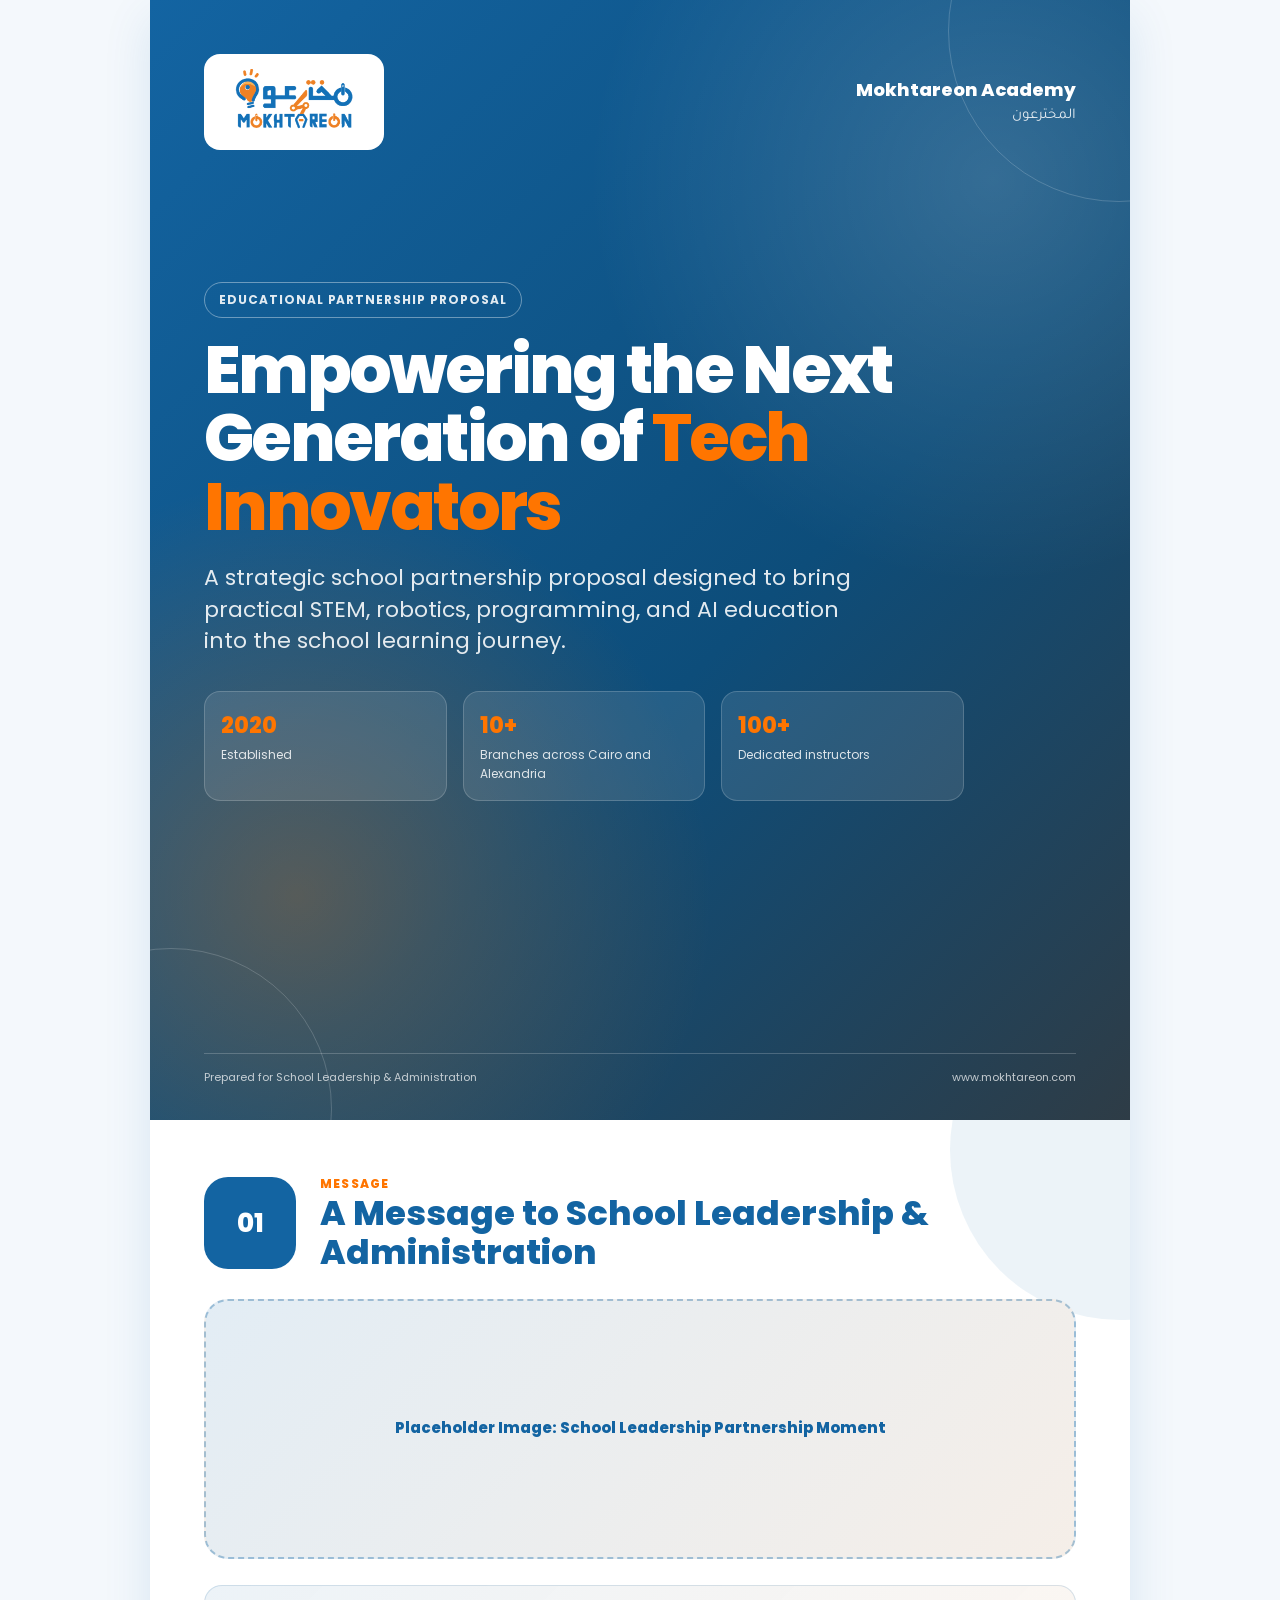
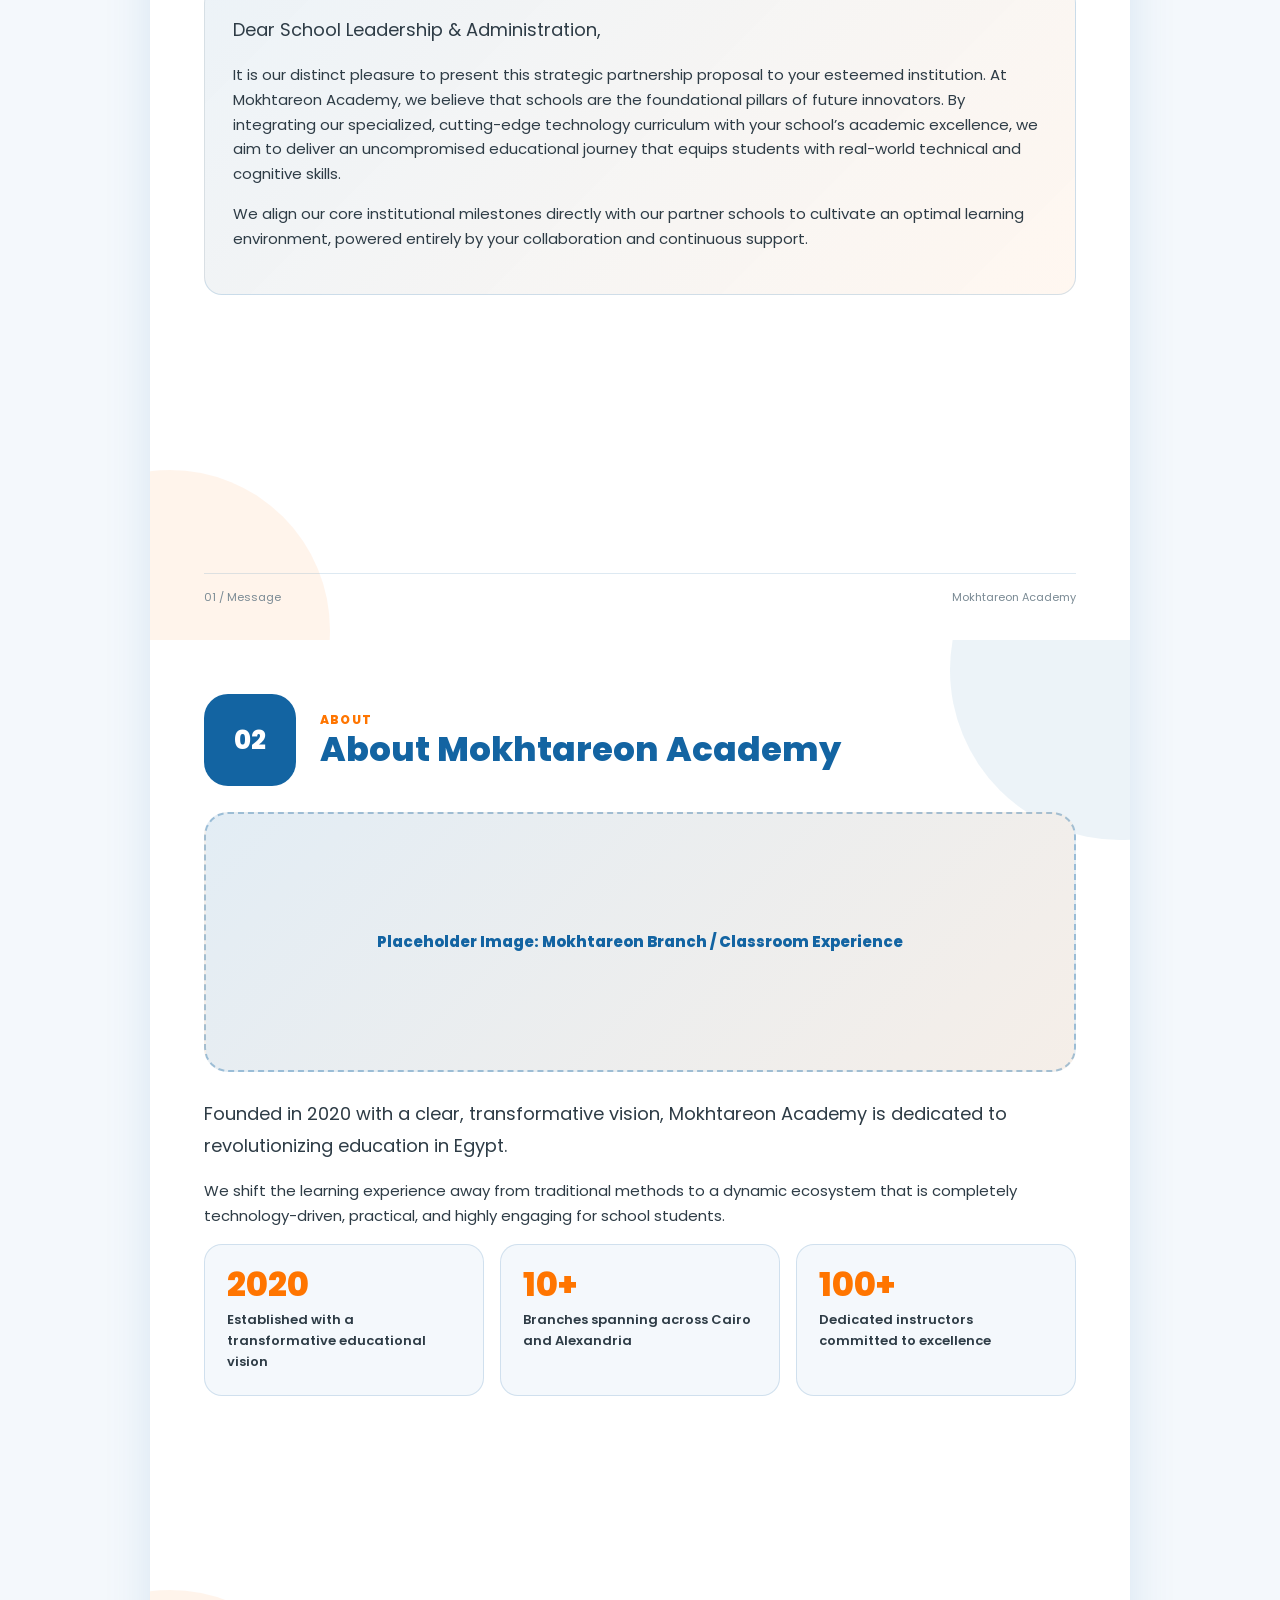
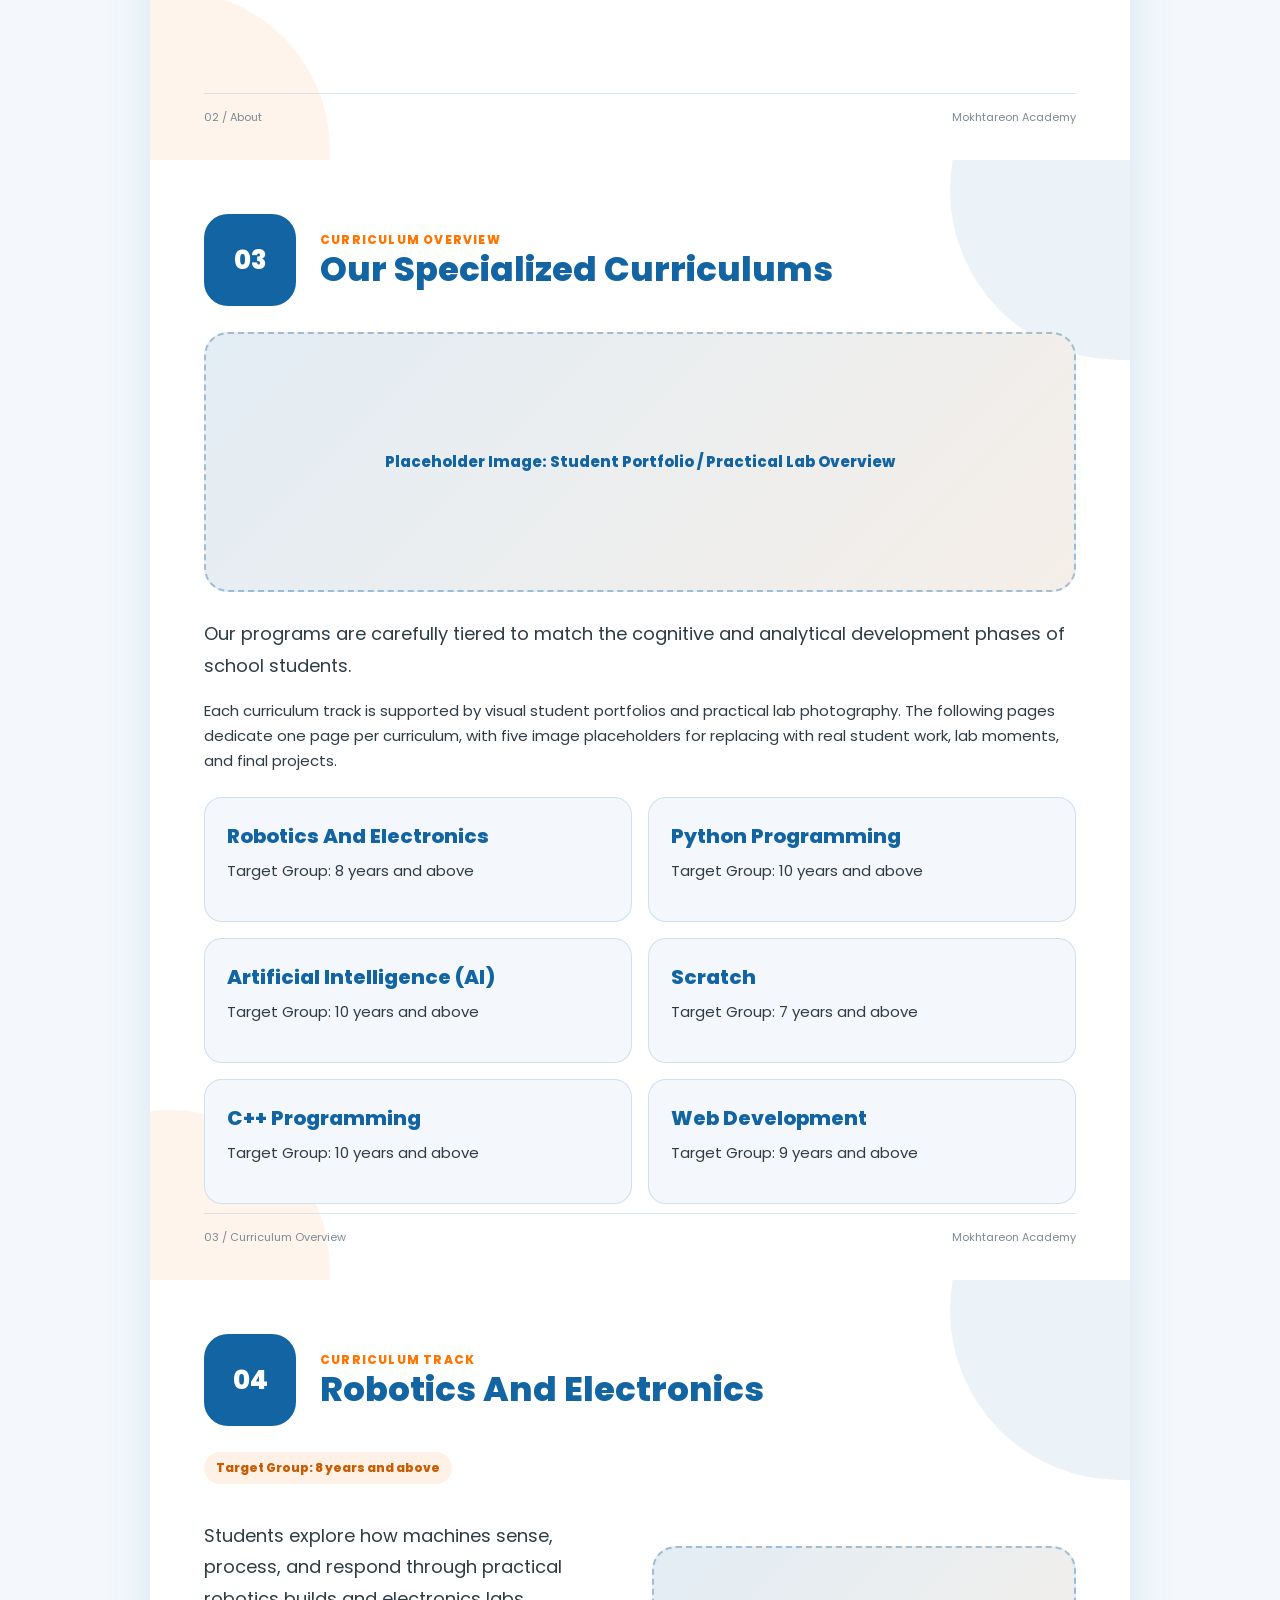
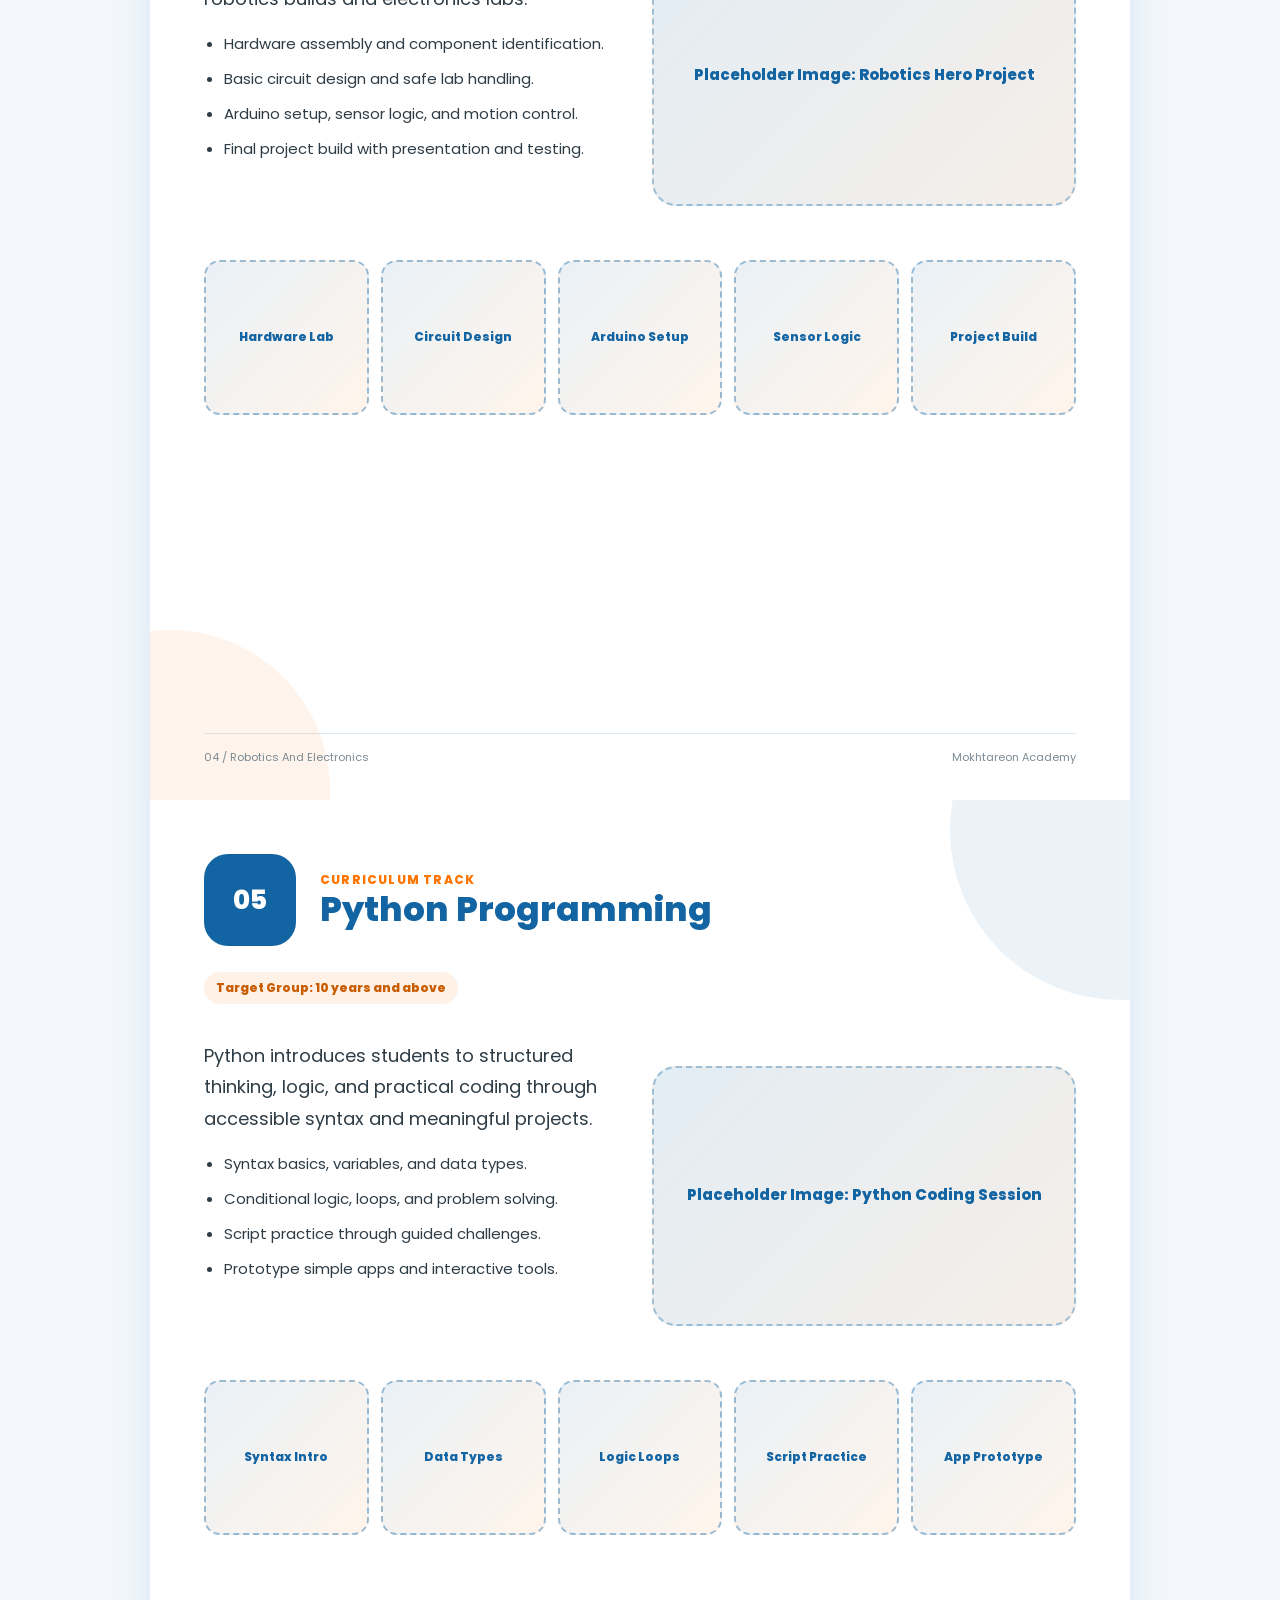
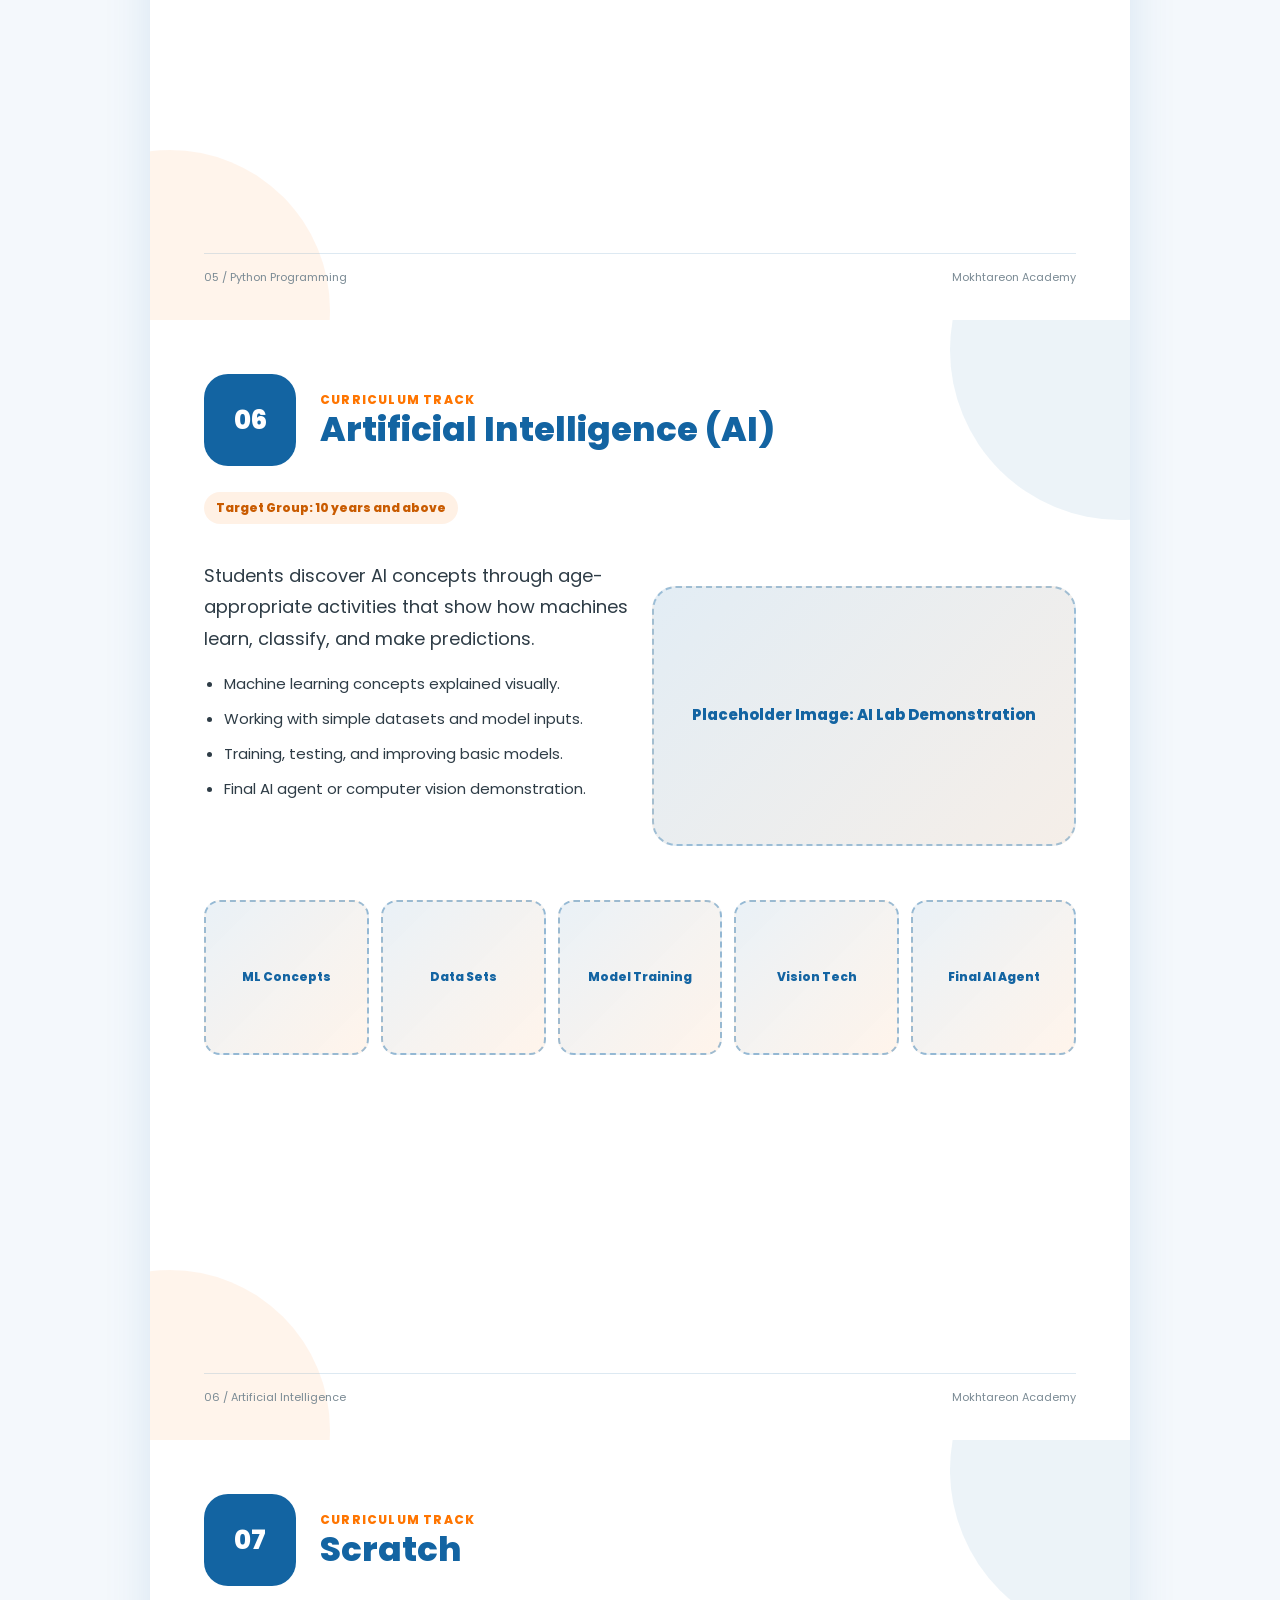
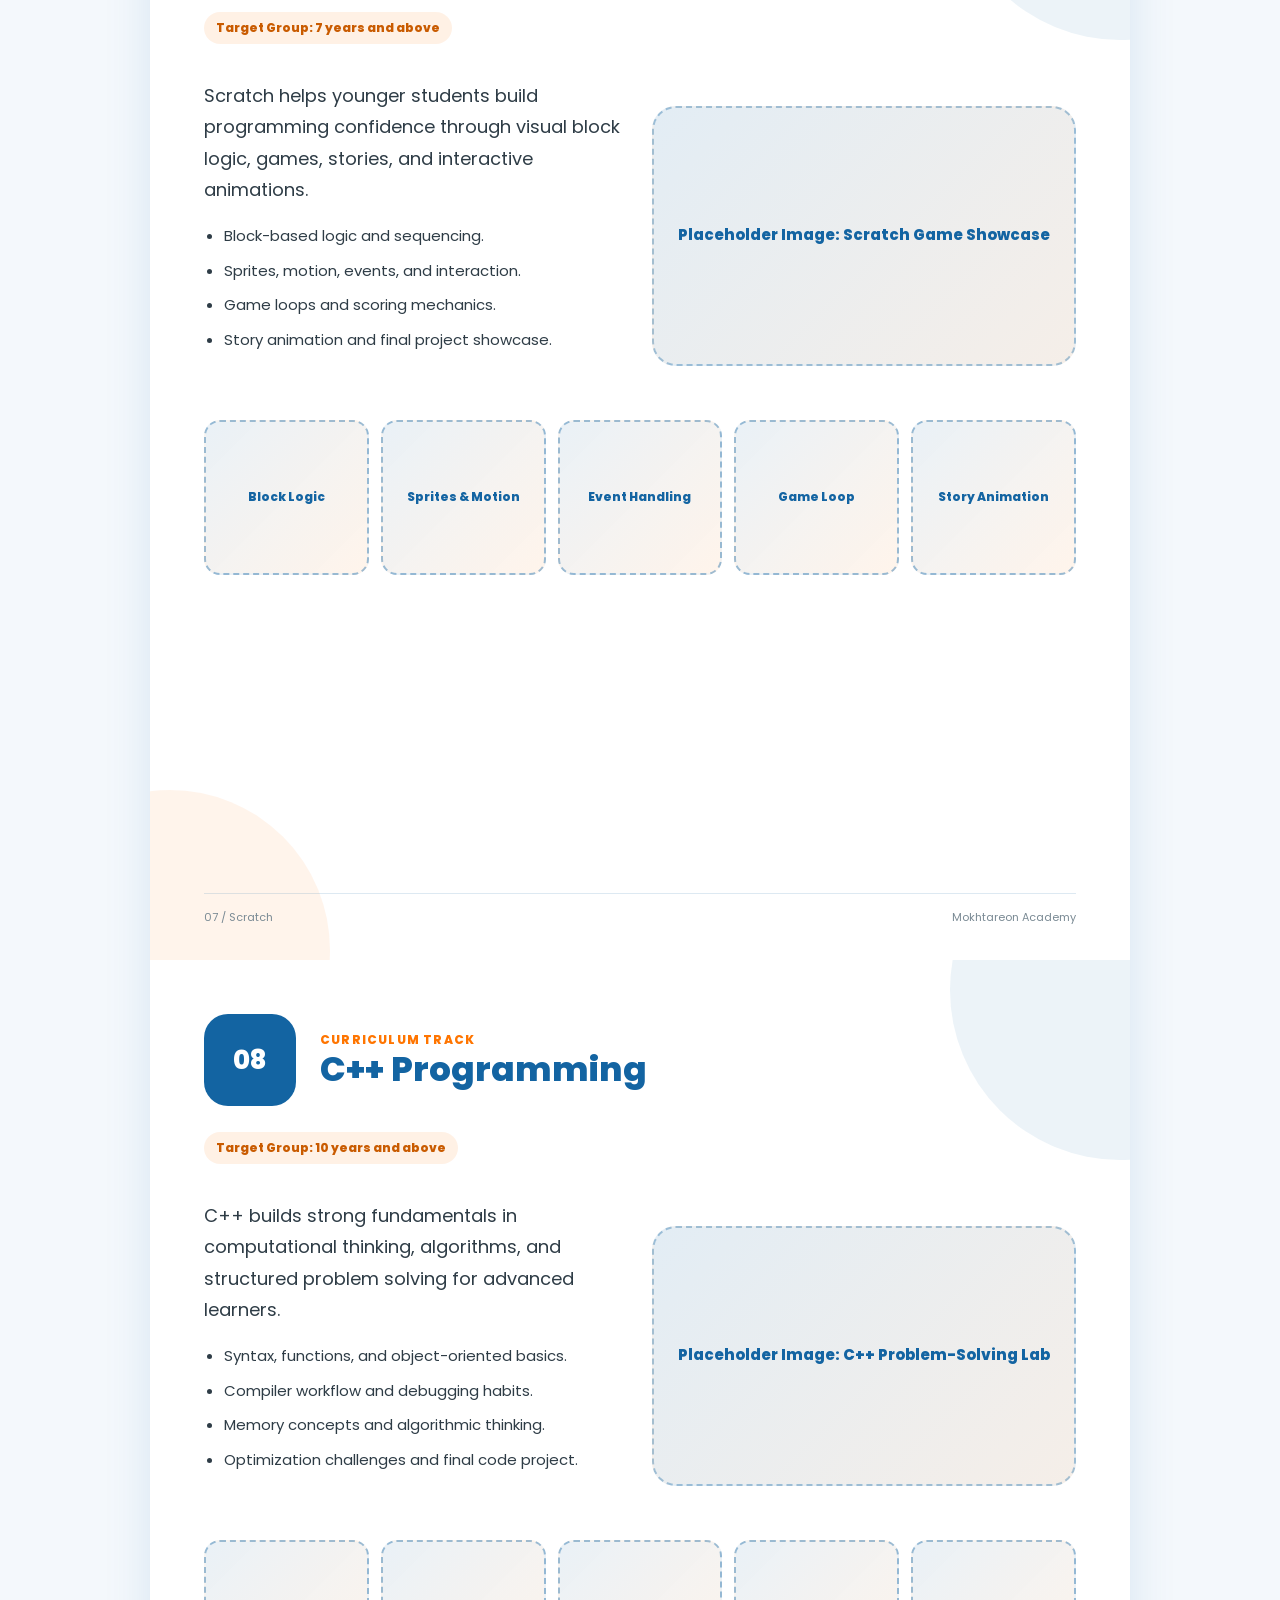
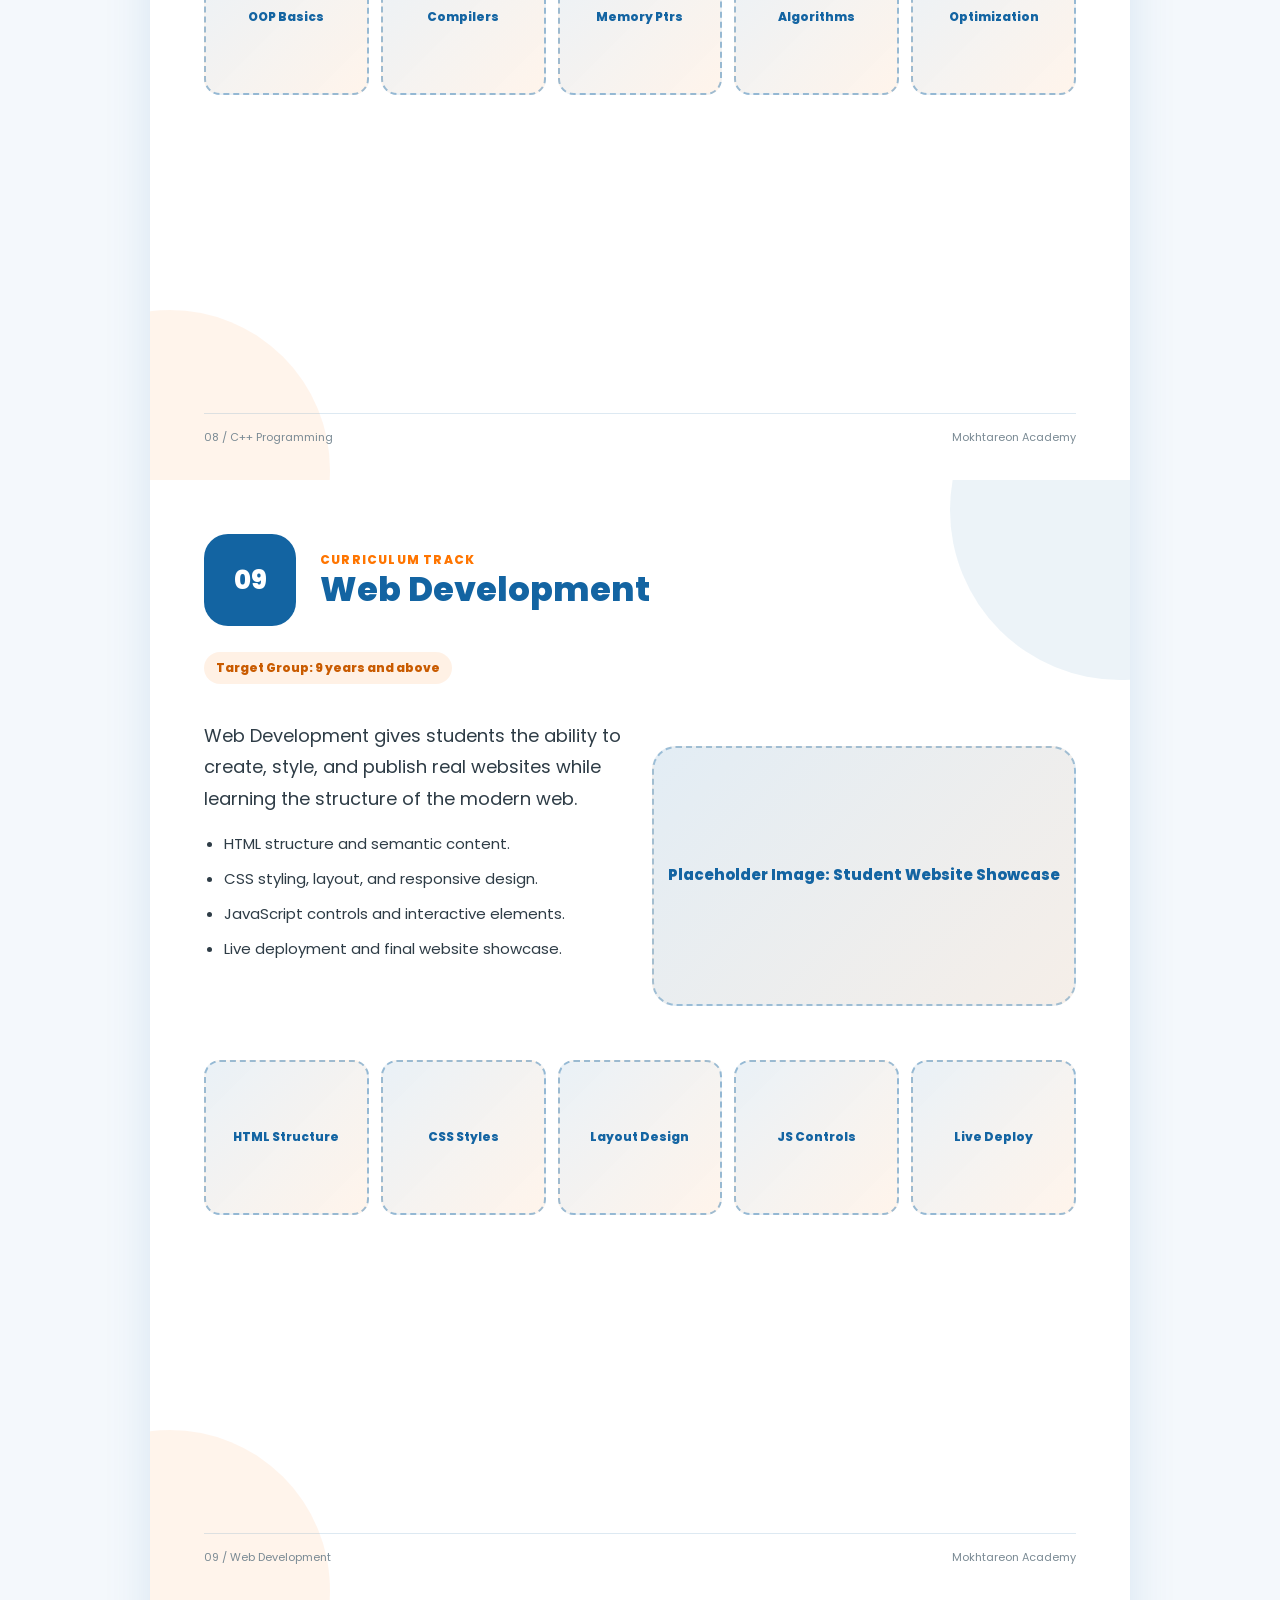
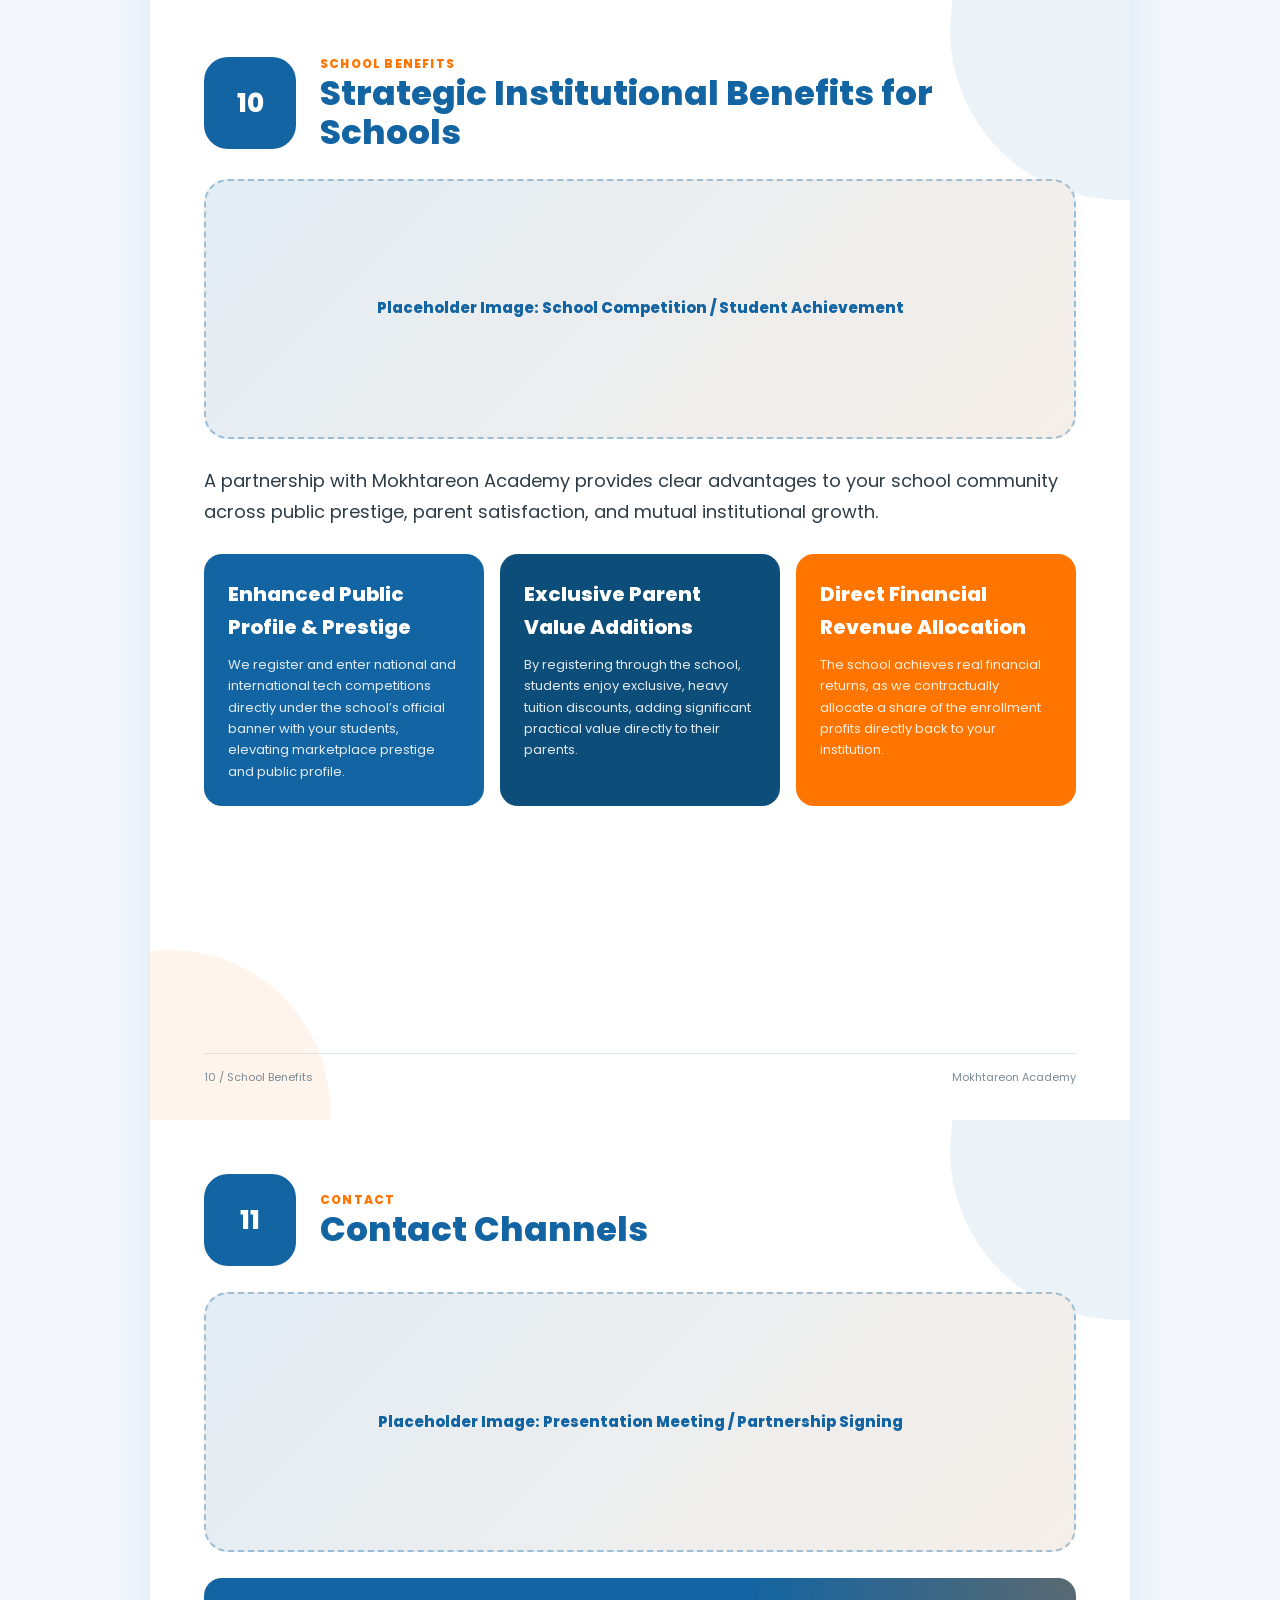
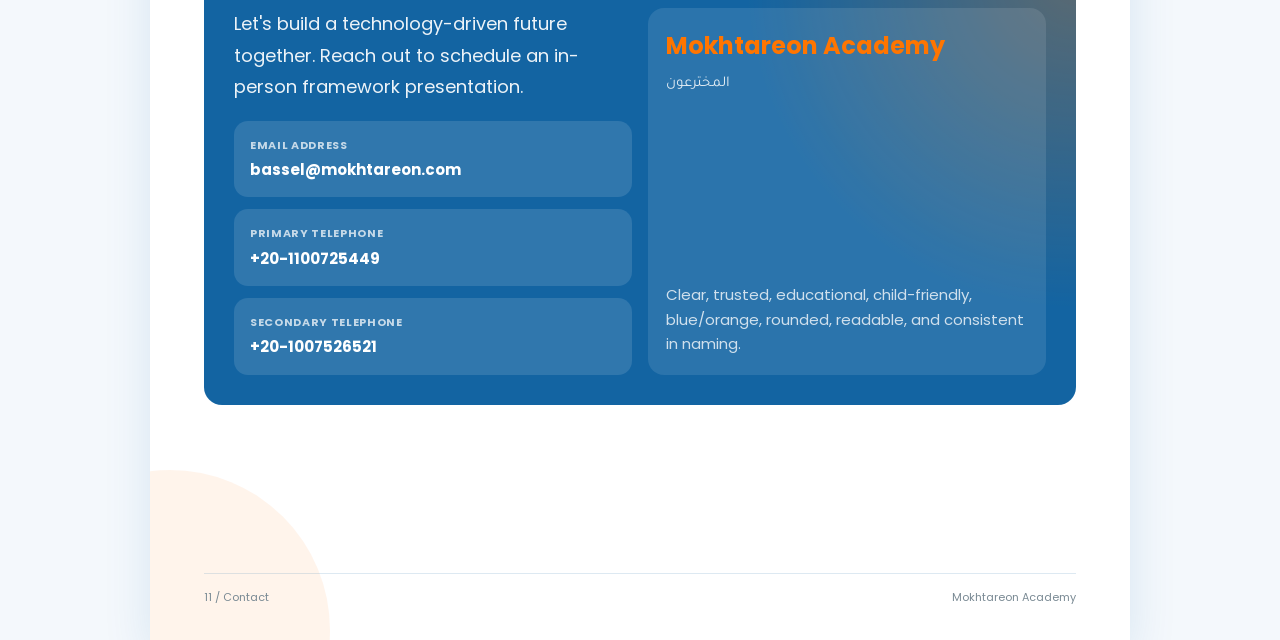
<file: educational-partnership-proposal.html>
<!DOCTYPE html>
<html lang="en" dir="ltr">
  <head>
    <meta charset="UTF-8" />
    <meta name="viewport" content="width=device-width, initial-scale=1.0" />
    <meta name="robots" content="noindex, nofollow" />
    <title>Educational Partnership Proposal | Mokhtareon Academy</title>
    <link rel="preconnect" href="https://fonts.googleapis.com" />
    <link rel="preconnect" href="https://fonts.gstatic.com" crossorigin />
    <link
      href="https://fonts.googleapis.com/css2?family=Poppins:wght@400;500;600;700;800&family=Tajawal:wght@400;500;700;800&display=swap"
      rel="stylesheet" />
    <style>
      :root {
        --primary-color: #1364a2;
        --primary-dark: #0d4d7a;
        --secondary-color: #2e3c46;
        --accent-color: #ff7500;
        --soft-blue: #1364a240;
        --light-bg: #f4f8fc;
        --white: #ffffff;
        --border: rgba(19, 100, 162, 0.16);
        --shadow: 0 18px 45px rgba(19, 100, 162, 0.12);
        --radius: 18px;
        --font-en: "Poppins", sans-serif;
        --font-ar: "Tajawal", sans-serif;
      }

      @page {
        size: A4;
        margin: 0;
      }

      * {
        box-sizing: border-box;
      }

      html {
        background: #dfeaf3;
      }

      body {
        margin: 0;
        color: var(--secondary-color);
        font-family: var(--font-en);
        font-size: 15px;
        line-height: 1.65;
        background: var(--light-bg);
      }

      h1,
      h2,
      h3,
      p {
        margin-top: 0;
      }

      .document {
        max-width: 980px;
        margin: 0 auto;
        background: var(--white);
        box-shadow: var(--shadow);
      }

      .page {
        position: relative;
        min-height: 1120px;
        padding: 54px;
        overflow: hidden;
        background: var(--white);
        page-break-after: always;
        break-after: page;
      }

      .page:last-child {
        page-break-after: auto;
        break-after: auto;
      }

      .page::before {
        content: "";
        position: absolute;
        top: -140px;
        right: -160px;
        width: 340px;
        height: 340px;
        border-radius: 50%;
        background: rgba(19, 100, 162, 0.08);
      }

      .page::after {
        content: "";
        position: absolute;
        bottom: -150px;
        left: -140px;
        width: 320px;
        height: 320px;
        border-radius: 50%;
        background: rgba(255, 117, 0, 0.08);
      }

      .page-content {
        position: relative;
        z-index: 1;
      }

      .cover {
        color: var(--white);
        background:
          radial-gradient(circle at 15% 80%, rgba(255, 117, 0, 0.3), transparent 34%),
          radial-gradient(circle at 86% 16%, rgba(255, 255, 255, 0.16), transparent 32%),
          linear-gradient(135deg, var(--primary-color) 0%, var(--primary-dark) 58%, var(--secondary-color) 100%);
      }

      .cover::before,
      .cover::after {
        border: 1px solid rgba(255, 255, 255, 0.18);
        background: transparent;
      }

      .brand-row {
        display: flex;
        align-items: center;
        justify-content: space-between;
        gap: 24px;
      }

      .logo-box {
        display: inline-flex;
        align-items: center;
        justify-content: center;
        min-width: 180px;
        padding: 14px 18px;
        border-radius: 16px;
        background: var(--white);
      }

      .logo-box img {
        display: block;
        max-width: 160px;
        max-height: 70px;
      }

      .brand-name {
        text-align: right;
      }

      .brand-name strong {
        display: block;
        font-size: 18px;
        font-weight: 800;
      }

      .brand-name span {
        display: block;
        font-family: var(--font-ar);
        font-size: 15px;
        opacity: 0.86;
      }

      .cover-content {
        max-width: 760px;
        margin-top: 132px;
      }

      .eyebrow {
        display: inline-flex;
        margin-bottom: 18px;
        padding: 7px 14px;
        border: 1px solid rgba(255, 255, 255, 0.38);
        border-radius: 999px;
        color: rgba(255, 255, 255, 0.88);
        font-size: 12px;
        font-weight: 700;
        letter-spacing: 0.08em;
        text-transform: uppercase;
      }

      h1 {
        margin-bottom: 20px;
        font-size: 66px;
        line-height: 1.04;
        font-weight: 800;
        letter-spacing: -0.04em;
      }

      .subtitle {
        max-width: 670px;
        margin-bottom: 34px;
        color: rgba(255, 255, 255, 0.88);
        font-size: 22px;
        line-height: 1.45;
      }

      .accent {
        color: var(--accent-color);
      }

      .cover-meta,
      .stats-grid,
      .benefits,
      .contact-panel {
        display: grid;
        grid-template-columns: repeat(3, minmax(0, 1fr));
        gap: 16px;
      }

      .meta-card {
        padding: 16px;
        border: 1px solid rgba(255, 255, 255, 0.18);
        border-radius: 16px;
        background: rgba(255, 255, 255, 0.1);
      }

      .meta-card strong {
        display: block;
        color: var(--accent-color);
        font-size: 22px;
        font-weight: 800;
      }

      .meta-card span {
        display: block;
        color: rgba(255, 255, 255, 0.84);
        font-size: 12px;
      }

      .page-footer {
        position: absolute;
        right: 54px;
        bottom: 34px;
        left: 54px;
        z-index: 2;
        display: flex;
        justify-content: space-between;
        border-top: 1px solid rgba(19, 100, 162, 0.14);
        padding-top: 14px;
        color: #7a8a94;
        font-size: 11px;
      }

      .cover .page-footer {
        border-top-color: rgba(255, 255, 255, 0.2);
        color: rgba(255, 255, 255, 0.72);
      }

      .section-header {
        display: flex;
        align-items: center;
        justify-content: space-between;
        gap: 24px;
        margin-bottom: 26px;
      }

      .section-number {
        display: inline-flex;
        align-items: center;
        justify-content: center;
        min-width: 92px;
        min-height: 92px;
        border-radius: 24px;
        color: var(--white);
        background: var(--primary-color);
        font-size: 26px;
        font-weight: 800;
      }

      .section-title {
        flex: 1;
      }

      .section-title span {
        display: block;
        color: var(--accent-color);
        font-size: 12px;
        font-weight: 800;
        letter-spacing: 0.1em;
        text-transform: uppercase;
      }

      h2 {
        margin-bottom: 0;
        color: var(--primary-color);
        font-size: 34px;
        line-height: 1.16;
        font-weight: 800;
      }

      h3 {
        margin-bottom: 10px;
        color: var(--primary-color);
        font-size: 20px;
        font-weight: 800;
      }

      .lead {
        color: var(--secondary-color);
        font-size: 18px;
        line-height: 1.75;
      }

      .content-card {
        padding: 28px;
        border: 1px solid var(--border);
        border-radius: var(--radius);
        background:
          linear-gradient(135deg, rgba(19, 100, 162, 0.08), rgba(255, 117, 0, 0.06)),
          var(--white);
      }

      .section-image {
        display: flex;
        min-height: 260px;
        align-items: center;
        justify-content: center;
        margin: 26px 0;
        border: 2px dashed rgba(19, 100, 162, 0.35);
        border-radius: 24px;
        background:
          linear-gradient(135deg, rgba(19, 100, 162, 0.08), rgba(255, 117, 0, 0.08)),
          var(--light-bg);
        color: var(--primary-color);
        font-weight: 800;
        text-align: center;
      }

      .stat-card,
      .curriculum-summary-card {
        padding: 22px;
        border-radius: var(--radius);
        background: var(--light-bg);
        border: 1px solid var(--border);
      }

      .stat-card strong {
        display: block;
        color: var(--accent-color);
        font-size: 34px;
        line-height: 1;
        font-weight: 800;
      }

      .stat-card span {
        display: block;
        margin-top: 8px;
        color: var(--secondary-color);
        font-size: 13px;
        font-weight: 600;
      }

      .curriculum-summary-grid {
        display: grid;
        grid-template-columns: repeat(2, minmax(0, 1fr));
        gap: 16px;
        margin-top: 24px;
      }

      .curriculum-summary-card h3 {
        margin-bottom: 6px;
      }

      .target {
        display: inline-flex;
        margin-bottom: 14px;
        padding: 6px 12px;
        border-radius: 999px;
        background: rgba(255, 117, 0, 0.1);
        color: #c95b00;
        font-size: 12px;
        font-weight: 800;
      }

      .image-grid {
        display: grid;
        grid-template-columns: repeat(5, minmax(0, 1fr));
        gap: 12px;
        margin-top: 28px;
      }

      .image-placeholder {
        display: flex;
        min-height: 155px;
        align-items: center;
        justify-content: center;
        padding: 12px;
        border: 2px dashed rgba(19, 100, 162, 0.4);
        border-radius: 16px;
        background:
          linear-gradient(135deg, rgba(19, 100, 162, 0.09), rgba(255, 117, 0, 0.08)),
          #fff;
        color: var(--primary-color);
        font-size: 12px;
        font-weight: 800;
        text-align: center;
      }

      .curriculum-detail {
        display: grid;
        grid-template-columns: 1fr 1fr;
        gap: 24px;
        margin-top: 22px;
      }

      .program-list {
        margin: 0;
        padding-left: 20px;
      }

      .program-list li {
        margin-bottom: 10px;
      }

      .benefits {
        margin-top: 26px;
      }

      .benefit-card {
        position: relative;
        min-height: 230px;
        padding: 24px;
        border-radius: var(--radius);
        color: var(--white);
        background: var(--primary-color);
        overflow: hidden;
      }

      .benefit-card:nth-child(2) {
        background: var(--primary-dark);
      }

      .benefit-card:nth-child(3) {
        background: var(--accent-color);
      }

      .benefit-card h3 {
        color: var(--white);
      }

      .benefit-card p {
        margin-bottom: 0;
        color: rgba(255, 255, 255, 0.88);
        font-size: 13px;
      }

      .contact-panel {
        grid-template-columns: 1fr 1fr;
        margin-top: 26px;
        padding: 30px;
        border-radius: var(--radius);
        color: var(--white);
        background:
          radial-gradient(circle at 100% 0%, rgba(255, 117, 0, 0.3), transparent 34%),
          var(--primary-color);
      }

      .contact-list {
        display: grid;
        gap: 12px;
      }

      .contact-item {
        padding: 15px 16px;
        border-radius: 14px;
        background: rgba(255, 255, 255, 0.12);
      }

      .contact-item span {
        display: block;
        color: rgba(255, 255, 255, 0.72);
        font-size: 11px;
        font-weight: 700;
        letter-spacing: 0.06em;
        text-transform: uppercase;
      }

      .contact-item strong {
        display: block;
        margin-top: 4px;
        font-size: 15px;
      }

      .signature {
        display: flex;
        min-height: 100%;
        flex-direction: column;
        justify-content: space-between;
        padding: 18px;
        border-radius: 16px;
        background: rgba(255, 255, 255, 0.1);
      }

      .signature strong {
        color: var(--accent-color);
        font-size: 24px;
      }

      .arabic {
        font-family: var(--font-ar);
      }

      @media print {
        html,
        body {
          background: var(--white);
        }

        .document {
          max-width: none;
          box-shadow: none;
        }

        .page {
          min-height: 297mm;
          padding: 18mm;
        }
      }

      @media (max-width: 820px) {
        .page {
          min-height: auto;
          padding: 28px;
        }

        h1 {
          font-size: 42px;
        }

        .section-header,
        .brand-row,
        .page-footer {
          align-items: flex-start;
          flex-direction: column;
        }

        .cover-meta,
        .stats-grid,
        .benefits,
        .contact-panel,
        .curriculum-summary-grid,
        .curriculum-detail,
        .image-grid {
          grid-template-columns: 1fr;
        }

        .page-footer {
          position: relative;
          right: auto;
          bottom: auto;
          left: auto;
          margin-top: 40px;
        }
      }
    </style>
  </head>
  <body>
    <article class="document">
      <section class="page cover">
        <div class="page-content">
          <div class="brand-row">
            <div class="logo-box">
              <img src="imgs/image 34.svg" alt="Mokhtareon Academy logo" />
            </div>
            <div class="brand-name">
              <strong>Mokhtareon Academy</strong>
              <span class="arabic">المخترعون</span>
            </div>
          </div>

          <div class="cover-content">
            <div class="eyebrow">Educational Partnership Proposal</div>
            <h1>
              Empowering the Next Generation of
              <span class="accent">Tech Innovators</span>
            </h1>
            <p class="subtitle">
              A strategic school partnership proposal designed to bring practical STEM,
              robotics, programming, and AI education into the school learning journey.
            </p>

            <div class="cover-meta">
              <div class="meta-card">
                <strong>2020</strong>
                <span>Established</span>
              </div>
              <div class="meta-card">
                <strong>10+</strong>
                <span>Branches across Cairo and Alexandria</span>
              </div>
              <div class="meta-card">
                <strong>100+</strong>
                <span>Dedicated instructors</span>
              </div>
            </div>
          </div>
        </div>
        <div class="page-footer">
          <span>Prepared for School Leadership & Administration</span>
          <span>www.mokhtareon.com</span>
        </div>
      </section>

      <section class="page">
        <div class="page-content">
          <div class="section-header">
            <div class="section-number">01</div>
            <div class="section-title">
              <span>Message</span>
              <h2>A Message to School Leadership & Administration</h2>
            </div>
          </div>

          <div class="section-image">Placeholder Image: School Leadership Partnership Moment</div>

          <div class="content-card">
            <p class="lead">Dear School Leadership & Administration,</p>
            <p>
              It is our distinct pleasure to present this strategic partnership proposal to
              your esteemed institution. At Mokhtareon Academy, we believe that schools are
              the foundational pillars of future innovators. By integrating our specialized,
              cutting-edge technology curriculum with your school’s academic excellence, we
              aim to deliver an uncompromised educational journey that equips students with
              real-world technical and cognitive skills.
            </p>
            <p>
              We align our core institutional milestones directly with our partner schools
              to cultivate an optimal learning environment, powered entirely by your
              collaboration and continuous support.
            </p>
          </div>
        </div>
        <div class="page-footer">
          <span>01 / Message</span>
          <span>Mokhtareon Academy</span>
        </div>
      </section>

      <section class="page">
        <div class="page-content">
          <div class="section-header">
            <div class="section-number">02</div>
            <div class="section-title">
              <span>About</span>
              <h2>About Mokhtareon Academy</h2>
            </div>
          </div>

          <div class="section-image">Placeholder Image: Mokhtareon Branch / Classroom Experience</div>

          <p class="lead">
            Founded in 2020 with a clear, transformative vision, Mokhtareon Academy is
            dedicated to revolutionizing education in Egypt.
          </p>
          <p>
            We shift the learning experience away from traditional methods to a dynamic
            ecosystem that is completely technology-driven, practical, and highly engaging
            for school students.
          </p>

          <div class="stats-grid">
            <div class="stat-card">
              <strong>2020</strong>
              <span>Established with a transformative educational vision</span>
            </div>
            <div class="stat-card">
              <strong>10+</strong>
              <span>Branches spanning across Cairo and Alexandria</span>
            </div>
            <div class="stat-card">
              <strong>100+</strong>
              <span>Dedicated instructors committed to excellence</span>
            </div>
          </div>
        </div>
        <div class="page-footer">
          <span>02 / About</span>
          <span>Mokhtareon Academy</span>
        </div>
      </section>

      <section class="page">
        <div class="page-content">
          <div class="section-header">
            <div class="section-number">03</div>
            <div class="section-title">
              <span>Curriculum Overview</span>
              <h2>Our Specialized Curriculums</h2>
            </div>
          </div>

          <div class="section-image">Placeholder Image: Student Portfolio / Practical Lab Overview</div>

          <p class="lead">
            Our programs are carefully tiered to match the cognitive and analytical
            development phases of school students.
          </p>
          <p>
            Each curriculum track is supported by visual student portfolios and practical
            lab photography. The following pages dedicate one page per curriculum, with
            five image placeholders for replacing with real student work, lab moments, and
            final projects.
          </p>

          <div class="curriculum-summary-grid">
            <div class="curriculum-summary-card">
              <h3>Robotics And Electronics</h3>
              <p>Target Group: 8 years and above</p>
            </div>
            <div class="curriculum-summary-card">
              <h3>Python Programming</h3>
              <p>Target Group: 10 years and above</p>
            </div>
            <div class="curriculum-summary-card">
              <h3>Artificial Intelligence (AI)</h3>
              <p>Target Group: 10 years and above</p>
            </div>
            <div class="curriculum-summary-card">
              <h3>Scratch</h3>
              <p>Target Group: 7 years and above</p>
            </div>
            <div class="curriculum-summary-card">
              <h3>C++ Programming</h3>
              <p>Target Group: 10 years and above</p>
            </div>
            <div class="curriculum-summary-card">
              <h3>Web Development</h3>
              <p>Target Group: 9 years and above</p>
            </div>
          </div>
        </div>
        <div class="page-footer">
          <span>03 / Curriculum Overview</span>
          <span>Mokhtareon Academy</span>
        </div>
      </section>

      <section class="page">
        <div class="page-content">
          <div class="section-header">
            <div class="section-number">04</div>
            <div class="section-title">
              <span>Curriculum Track</span>
              <h2>Robotics And Electronics</h2>
            </div>
          </div>
          <span class="target">Target Group: 8 years and above</span>

          <div class="curriculum-detail">
            <div>
              <p class="lead">
                Students explore how machines sense, process, and respond through practical
                robotics builds and electronics labs.
              </p>
              <ul class="program-list">
                <li>Hardware assembly and component identification.</li>
                <li>Basic circuit design and safe lab handling.</li>
                <li>Arduino setup, sensor logic, and motion control.</li>
                <li>Final project build with presentation and testing.</li>
              </ul>
            </div>
            <div class="section-image">Placeholder Image: Robotics Hero Project</div>
          </div>

          <div class="image-grid">
            <div class="image-placeholder">Hardware Lab</div>
            <div class="image-placeholder">Circuit Design</div>
            <div class="image-placeholder">Arduino Setup</div>
            <div class="image-placeholder">Sensor Logic</div>
            <div class="image-placeholder">Project Build</div>
          </div>
        </div>
        <div class="page-footer">
          <span>04 / Robotics And Electronics</span>
          <span>Mokhtareon Academy</span>
        </div>
      </section>

      <section class="page">
        <div class="page-content">
          <div class="section-header">
            <div class="section-number">05</div>
            <div class="section-title">
              <span>Curriculum Track</span>
              <h2>Python Programming</h2>
            </div>
          </div>
          <span class="target">Target Group: 10 years and above</span>

          <div class="curriculum-detail">
            <div>
              <p class="lead">
                Python introduces students to structured thinking, logic, and practical
                coding through accessible syntax and meaningful projects.
              </p>
              <ul class="program-list">
                <li>Syntax basics, variables, and data types.</li>
                <li>Conditional logic, loops, and problem solving.</li>
                <li>Script practice through guided challenges.</li>
                <li>Prototype simple apps and interactive tools.</li>
              </ul>
            </div>
            <div class="section-image">Placeholder Image: Python Coding Session</div>
          </div>

          <div class="image-grid">
            <div class="image-placeholder">Syntax Intro</div>
            <div class="image-placeholder">Data Types</div>
            <div class="image-placeholder">Logic Loops</div>
            <div class="image-placeholder">Script Practice</div>
            <div class="image-placeholder">App Prototype</div>
          </div>
        </div>
        <div class="page-footer">
          <span>05 / Python Programming</span>
          <span>Mokhtareon Academy</span>
        </div>
      </section>

      <section class="page">
        <div class="page-content">
          <div class="section-header">
            <div class="section-number">06</div>
            <div class="section-title">
              <span>Curriculum Track</span>
              <h2>Artificial Intelligence (AI)</h2>
            </div>
          </div>
          <span class="target">Target Group: 10 years and above</span>

          <div class="curriculum-detail">
            <div>
              <p class="lead">
                Students discover AI concepts through age-appropriate activities that show
                how machines learn, classify, and make predictions.
              </p>
              <ul class="program-list">
                <li>Machine learning concepts explained visually.</li>
                <li>Working with simple datasets and model inputs.</li>
                <li>Training, testing, and improving basic models.</li>
                <li>Final AI agent or computer vision demonstration.</li>
              </ul>
            </div>
            <div class="section-image">Placeholder Image: AI Lab Demonstration</div>
          </div>

          <div class="image-grid">
            <div class="image-placeholder">ML Concepts</div>
            <div class="image-placeholder">Data Sets</div>
            <div class="image-placeholder">Model Training</div>
            <div class="image-placeholder">Vision Tech</div>
            <div class="image-placeholder">Final AI Agent</div>
          </div>
        </div>
        <div class="page-footer">
          <span>06 / Artificial Intelligence</span>
          <span>Mokhtareon Academy</span>
        </div>
      </section>

      <section class="page">
        <div class="page-content">
          <div class="section-header">
            <div class="section-number">07</div>
            <div class="section-title">
              <span>Curriculum Track</span>
              <h2>Scratch</h2>
            </div>
          </div>
          <span class="target">Target Group: 7 years and above</span>

          <div class="curriculum-detail">
            <div>
              <p class="lead">
                Scratch helps younger students build programming confidence through visual
                block logic, games, stories, and interactive animations.
              </p>
              <ul class="program-list">
                <li>Block-based logic and sequencing.</li>
                <li>Sprites, motion, events, and interaction.</li>
                <li>Game loops and scoring mechanics.</li>
                <li>Story animation and final project showcase.</li>
              </ul>
            </div>
            <div class="section-image">Placeholder Image: Scratch Game Showcase</div>
          </div>

          <div class="image-grid">
            <div class="image-placeholder">Block Logic</div>
            <div class="image-placeholder">Sprites & Motion</div>
            <div class="image-placeholder">Event Handling</div>
            <div class="image-placeholder">Game Loop</div>
            <div class="image-placeholder">Story Animation</div>
          </div>
        </div>
        <div class="page-footer">
          <span>07 / Scratch</span>
          <span>Mokhtareon Academy</span>
        </div>
      </section>

      <section class="page">
        <div class="page-content">
          <div class="section-header">
            <div class="section-number">08</div>
            <div class="section-title">
              <span>Curriculum Track</span>
              <h2>C++ Programming</h2>
            </div>
          </div>
          <span class="target">Target Group: 10 years and above</span>

          <div class="curriculum-detail">
            <div>
              <p class="lead">
                C++ builds strong fundamentals in computational thinking, algorithms, and
                structured problem solving for advanced learners.
              </p>
              <ul class="program-list">
                <li>Syntax, functions, and object-oriented basics.</li>
                <li>Compiler workflow and debugging habits.</li>
                <li>Memory concepts and algorithmic thinking.</li>
                <li>Optimization challenges and final code project.</li>
              </ul>
            </div>
            <div class="section-image">Placeholder Image: C++ Problem-Solving Lab</div>
          </div>

          <div class="image-grid">
            <div class="image-placeholder">OOP Basics</div>
            <div class="image-placeholder">Compilers</div>
            <div class="image-placeholder">Memory Ptrs</div>
            <div class="image-placeholder">Algorithms</div>
            <div class="image-placeholder">Optimization</div>
          </div>
        </div>
        <div class="page-footer">
          <span>08 / C++ Programming</span>
          <span>Mokhtareon Academy</span>
        </div>
      </section>

      <section class="page">
        <div class="page-content">
          <div class="section-header">
            <div class="section-number">09</div>
            <div class="section-title">
              <span>Curriculum Track</span>
              <h2>Web Development</h2>
            </div>
          </div>
          <span class="target">Target Group: 9 years and above</span>

          <div class="curriculum-detail">
            <div>
              <p class="lead">
                Web Development gives students the ability to create, style, and publish
                real websites while learning the structure of the modern web.
              </p>
              <ul class="program-list">
                <li>HTML structure and semantic content.</li>
                <li>CSS styling, layout, and responsive design.</li>
                <li>JavaScript controls and interactive elements.</li>
                <li>Live deployment and final website showcase.</li>
              </ul>
            </div>
            <div class="section-image">Placeholder Image: Student Website Showcase</div>
          </div>

          <div class="image-grid">
            <div class="image-placeholder">HTML Structure</div>
            <div class="image-placeholder">CSS Styles</div>
            <div class="image-placeholder">Layout Design</div>
            <div class="image-placeholder">JS Controls</div>
            <div class="image-placeholder">Live Deploy</div>
          </div>
        </div>
        <div class="page-footer">
          <span>09 / Web Development</span>
          <span>Mokhtareon Academy</span>
        </div>
      </section>

      <section class="page">
        <div class="page-content">
          <div class="section-header">
            <div class="section-number">10</div>
            <div class="section-title">
              <span>School Benefits</span>
              <h2>Strategic Institutional Benefits for Schools</h2>
            </div>
          </div>

          <div class="section-image">Placeholder Image: School Competition / Student Achievement</div>

          <p class="lead">
            A partnership with Mokhtareon Academy provides clear advantages to your school
            community across public prestige, parent satisfaction, and mutual institutional
            growth.
          </p>

          <div class="benefits">
            <div class="benefit-card">
              <h3>Enhanced Public Profile & Prestige</h3>
              <p>
                We register and enter national and international tech competitions directly
                under the school’s official banner with your students, elevating marketplace
                prestige and public profile.
              </p>
            </div>
            <div class="benefit-card">
              <h3>Exclusive Parent Value Additions</h3>
              <p>
                By registering through the school, students enjoy exclusive, heavy tuition
                discounts, adding significant practical value directly to their parents.
              </p>
            </div>
            <div class="benefit-card">
              <h3>Direct Financial Revenue Allocation</h3>
              <p>
                The school achieves real financial returns, as we contractually allocate a
                share of the enrollment profits directly back to your institution.
              </p>
            </div>
          </div>
        </div>
        <div class="page-footer">
          <span>10 / School Benefits</span>
          <span>Mokhtareon Academy</span>
        </div>
      </section>

      <section class="page">
        <div class="page-content">
          <div class="section-header">
            <div class="section-number">11</div>
            <div class="section-title">
              <span>Contact</span>
              <h2>Contact Channels</h2>
            </div>
          </div>

          <div class="section-image">Placeholder Image: Presentation Meeting / Partnership Signing</div>

          <div class="contact-panel">
            <div>
              <p class="lead" style="color: rgba(255, 255, 255, 0.92)">
                Let's build a technology-driven future together. Reach out to schedule an
                in-person framework presentation.
              </p>
              <div class="contact-list">
                <div class="contact-item">
                  <span>Email Address</span>
                  <strong>bassel@mokhtareon.com</strong>
                </div>
                <div class="contact-item">
                  <span>Primary Telephone</span>
                  <strong>+20-1100725449</strong>
                </div>
                <div class="contact-item">
                  <span>Secondary Telephone</span>
                  <strong>+20-1007526521</strong>
                </div>
              </div>
            </div>

            <div class="signature">
              <div>
                <strong>Mokhtareon Academy</strong>
                <p class="arabic" style="margin-top: 6px; color: rgba(255, 255, 255, 0.86)">
                  المخترعون
                </p>
              </div>
              <p style="margin-bottom: 0; color: rgba(255, 255, 255, 0.78)">
                Clear, trusted, educational, child-friendly, blue/orange, rounded, readable,
                and consistent in naming.
              </p>
            </div>
          </div>
        </div>
        <div class="page-footer">
          <span>11 / Contact</span>
          <span>Mokhtareon Academy</span>
        </div>
      </section>
    </article>
  </body>
</html>
</file>
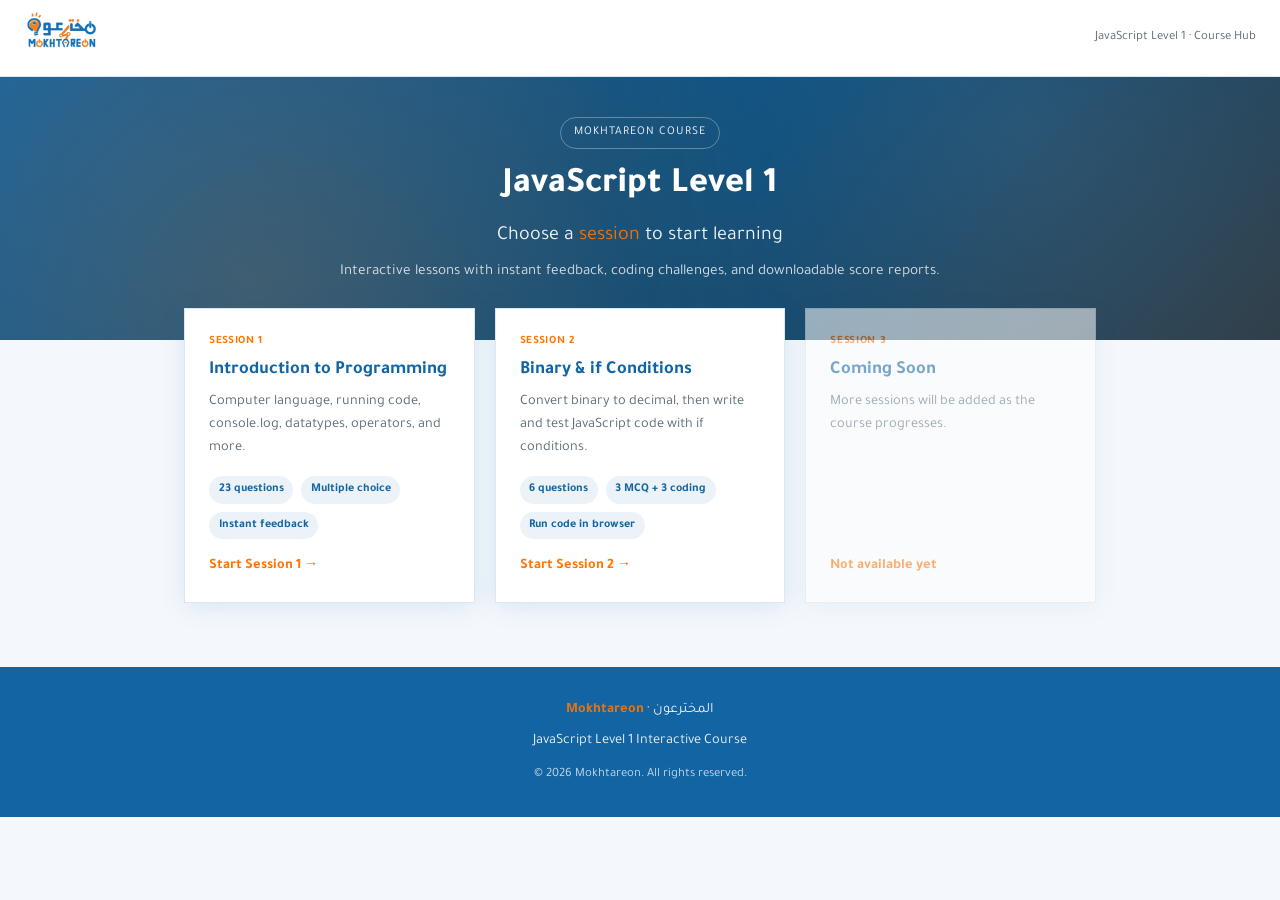
<file: javascript-level-1.html>
<!DOCTYPE html>
<html lang="en" dir="ltr">
  <head>
    <meta charset="UTF-8" />
    <meta name="viewport" content="width=device-width, initial-scale=1.0" />
    <meta
      name="description"
      content="JavaScript Level 1 course by Mokhtareon. Choose a session — introduction to programming, binary conversion, if conditions, and coding challenges." />
    <meta name="robots" content="index, follow" />
    <title>JavaScript Level 1 — Mokhtareon | المخترعون</title>
    <link rel="preconnect" href="https://fonts.googleapis.com" />
    <link rel="preconnect" href="https://fonts.gstatic.com" crossorigin />
    <link
      href="https://fonts.googleapis.com/css2?family=Poppins:wght@300;400;500;600;700;800&display=swap"
      rel="stylesheet" />
    <link
      href="https://fonts.googleapis.com/css2?family=Tajawal:wght@200;300;400;500;700;800;900&display=swap"
      rel="stylesheet" />
    <link rel="icon" href="imgs/Artboard 1 copy.svg" type="image/x-icon" />
    <link rel="stylesheet" href="css/brand-guidelines.css" />
    <link rel="stylesheet" href="css/course-wizard.css" />
  </head>
  <body class="brand-guidelines course-wizard-page">
    <header class="bg-topbar">
      <div class="bg-topbar__logo">
        <a href="/">
          <img src="imgs/image 34.svg" alt="Mokhtareon — المخترعون" />
        </a>
      </div>
      <span class="bg-topbar__meta">JavaScript Level 1 · Course Hub</span>
    </header>

    <section class="bg-hero course-wizard-hero">
      <div class="bg-hero__inner">
        <span class="bg-hero__badge">Mokhtareon Course</span>
        <h1>JavaScript Level 1</h1>
        <p class="bg-hero__tagline">
          Choose a <span class="bg-hero__accent">session</span> to start learning
        </p>
        <p class="bg-hero__sub">
          Interactive lessons with instant feedback, coding challenges, and downloadable score reports.
        </p>
      </div>
    </section>

    <main class="cw-wrap cw-wrap--landing">
      <div class="cw-session-grid">
        <a href="/level-1-session-1" class="cw-session-card">
          <span class="cw-session-card__badge">Session 1</span>
          <h2 class="cw-session-card__title">Introduction to Programming</h2>
          <p class="cw-session-card__desc">
            Computer language, running code, console.log, datatypes, operators, and more.
          </p>
          <ul class="cw-session-card__meta">
            <li>23 questions</li>
            <li>Multiple choice</li>
            <li>Instant feedback</li>
          </ul>
          <span class="cw-session-card__cta">Start Session 1 →</span>
        </a>

        <a href="/level-1-session-2" class="cw-session-card">
          <span class="cw-session-card__badge">Session 2</span>
          <h2 class="cw-session-card__title">Binary &amp; if Conditions</h2>
          <p class="cw-session-card__desc">
            Convert binary to decimal, then write and test JavaScript code with if conditions.
          </p>
          <ul class="cw-session-card__meta">
            <li>6 questions</li>
            <li>3 MCQ + 3 coding</li>
            <li>Run code in browser</li>
          </ul>
          <span class="cw-session-card__cta">Start Session 2 →</span>
        </a>

        <article class="cw-session-card cw-session-card--soon" aria-disabled="true">
          <span class="cw-session-card__badge">Session 3</span>
          <h2 class="cw-session-card__title">Coming Soon</h2>
          <p class="cw-session-card__desc">More sessions will be added as the course progresses.</p>
          <span class="cw-session-card__cta">Not available yet</span>
        </article>
      </div>
    </main>

    <footer class="bg-page-footer">
      <p><strong class="bg-hero__accent">Mokhtareon</strong> · المخترعون</p>
      <p style="margin-top: 0.5rem">JavaScript Level 1 Interactive Course</p>
      <p style="margin-top: 0.75rem; font-size: 0.8rem; opacity: 0.75">© 2026 Mokhtareon. All rights reserved.</p>
    </footer>
  </body>
</html>
</file>
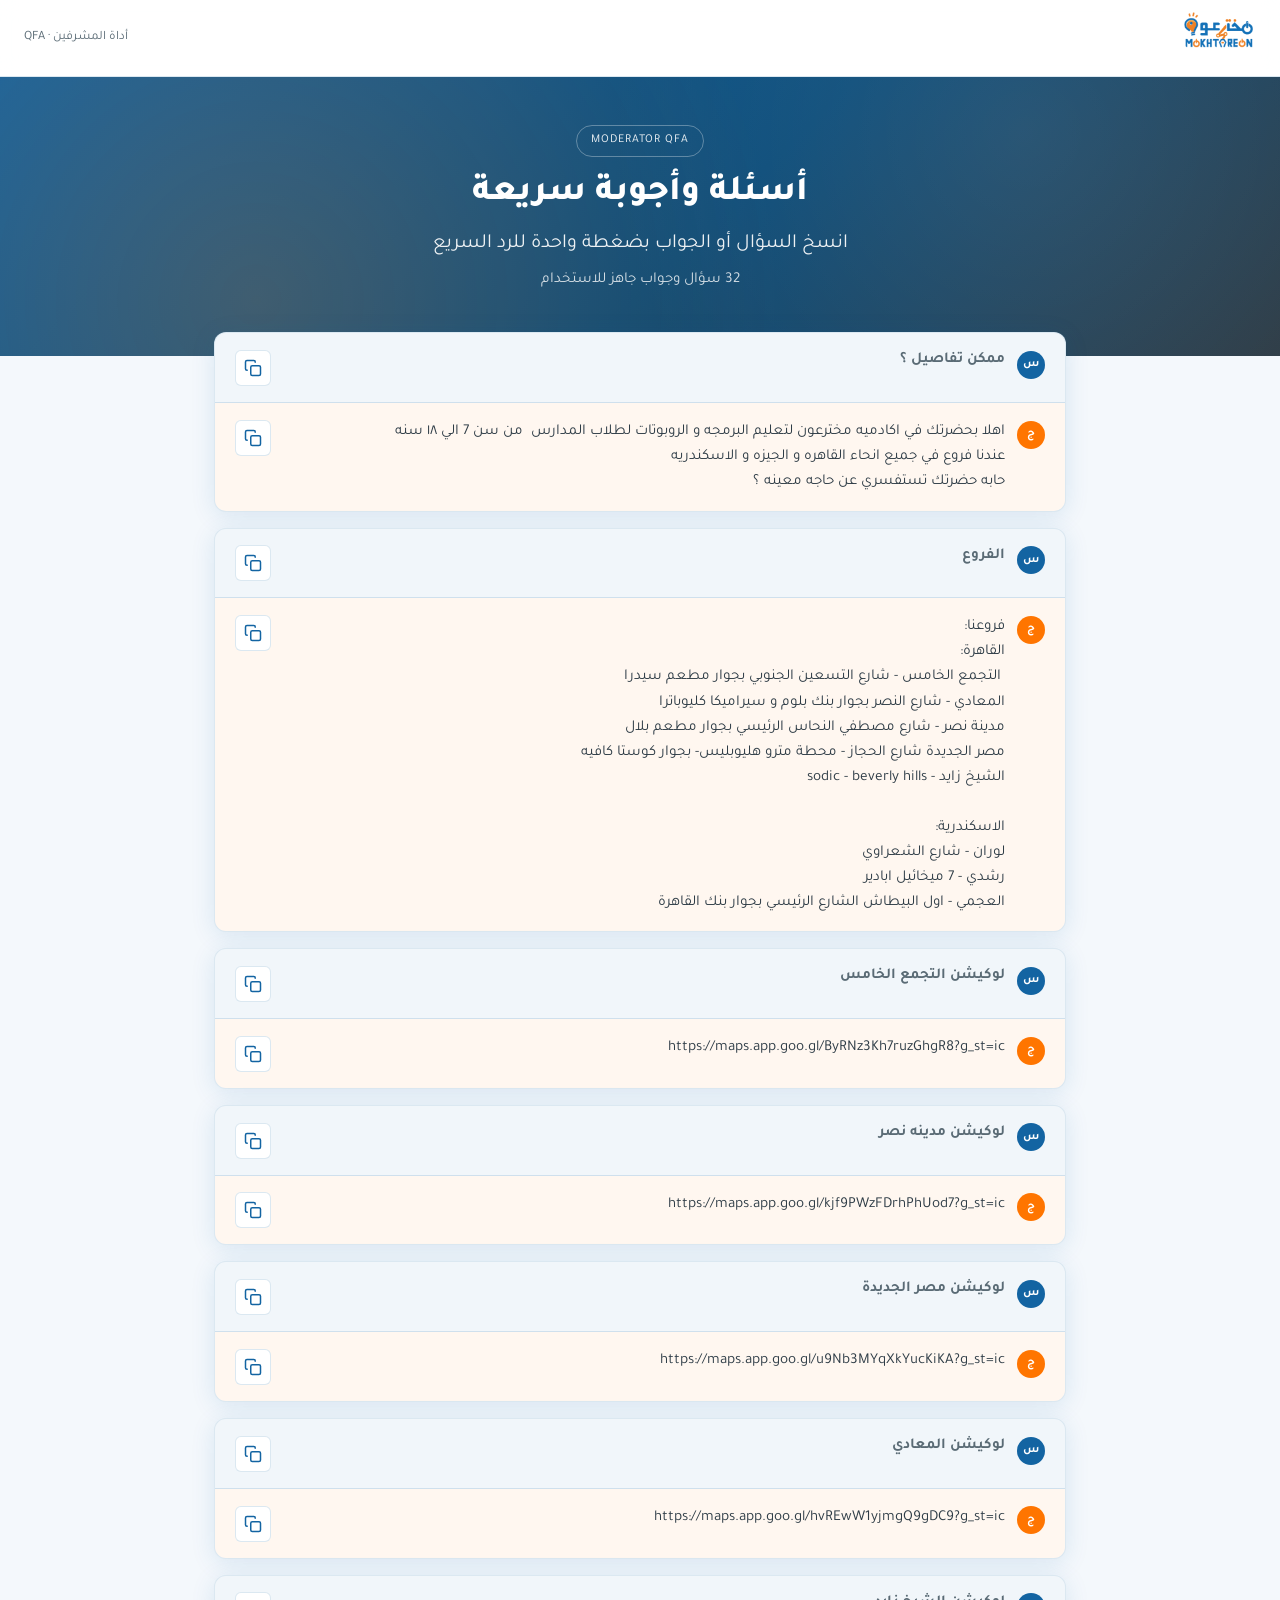
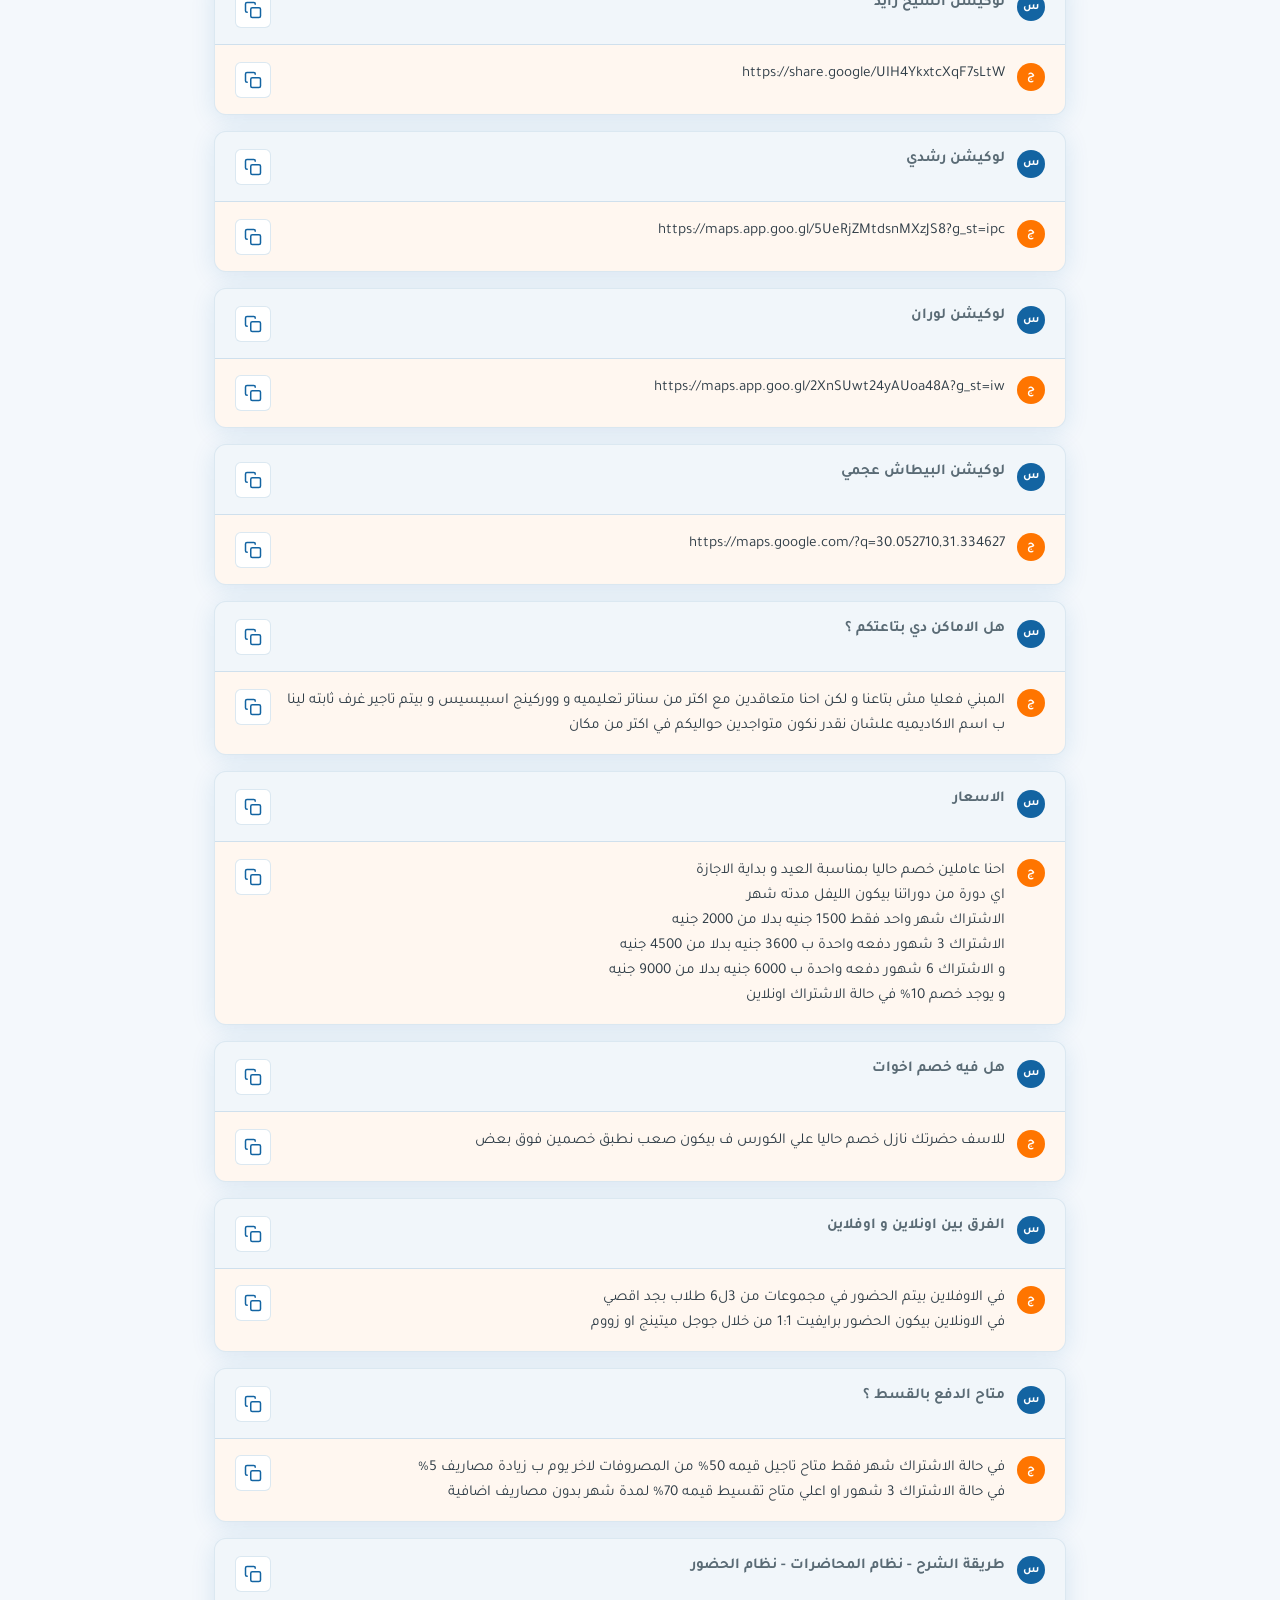
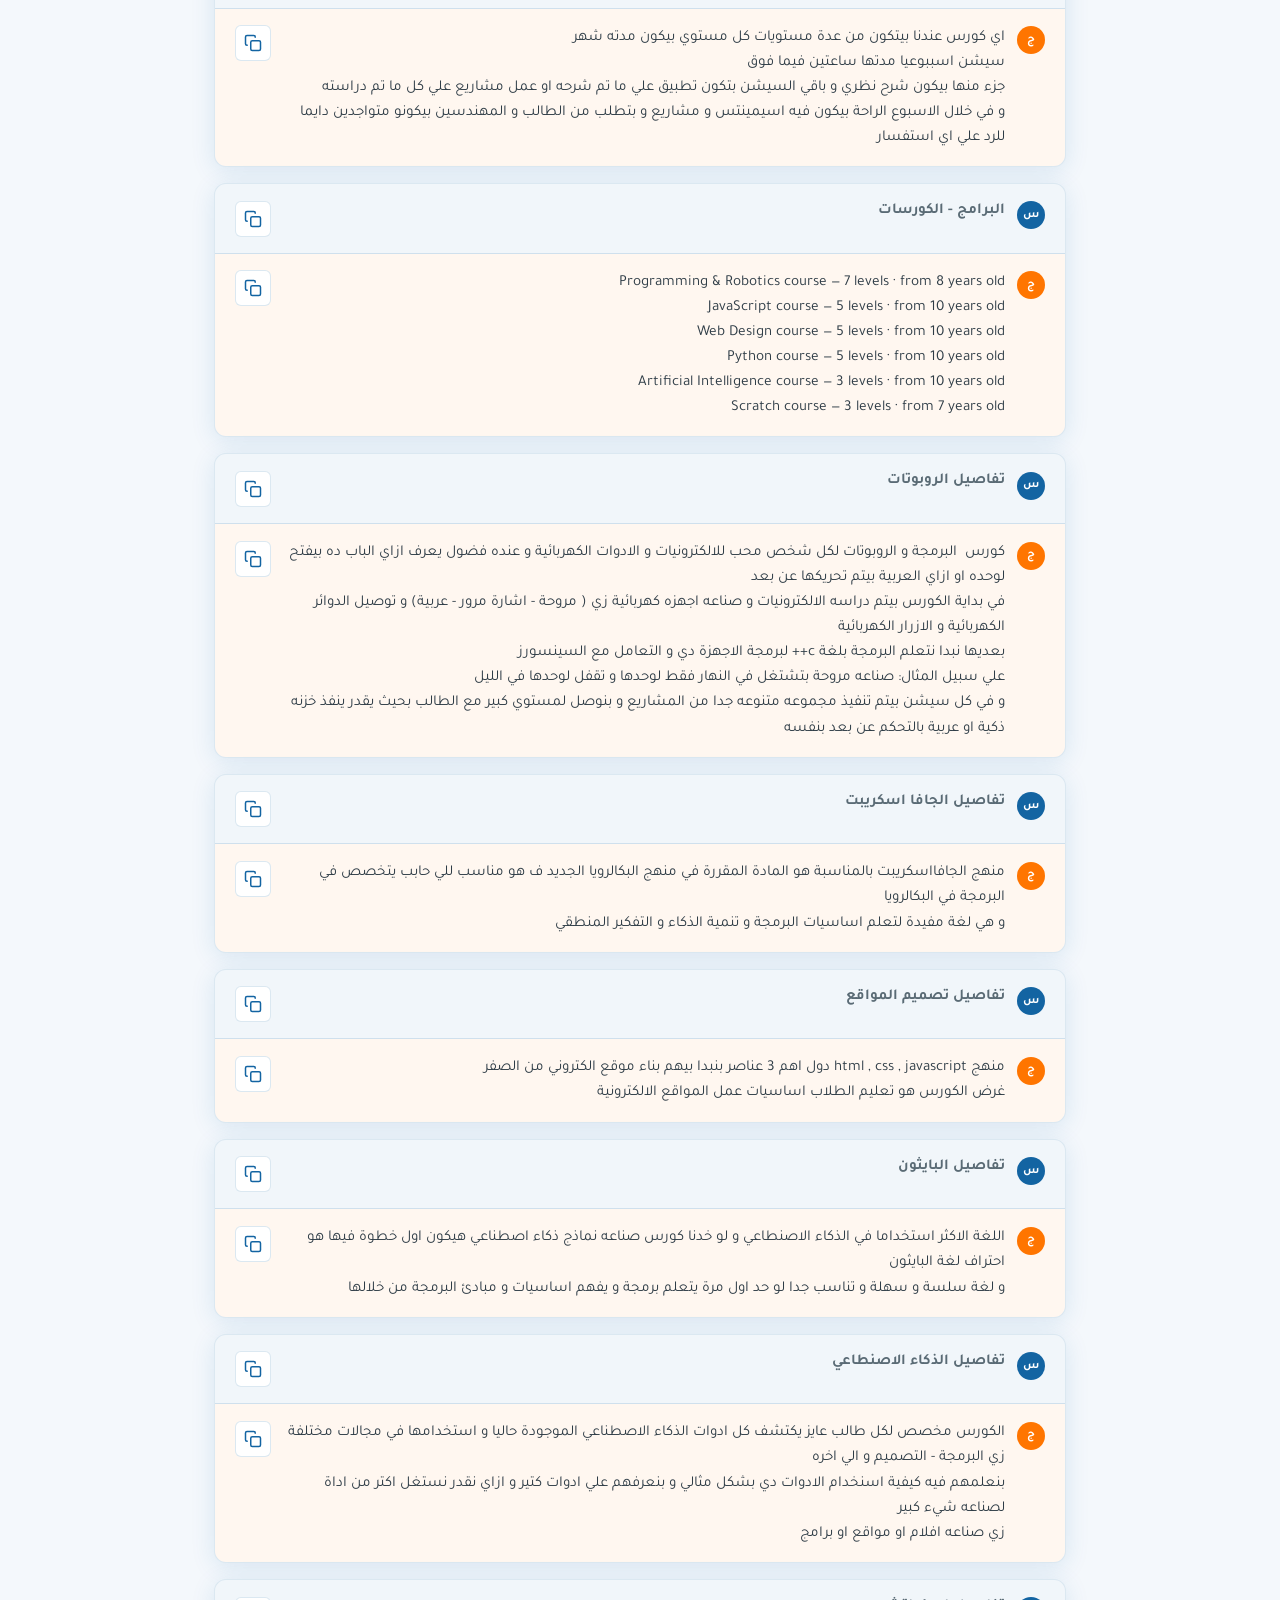
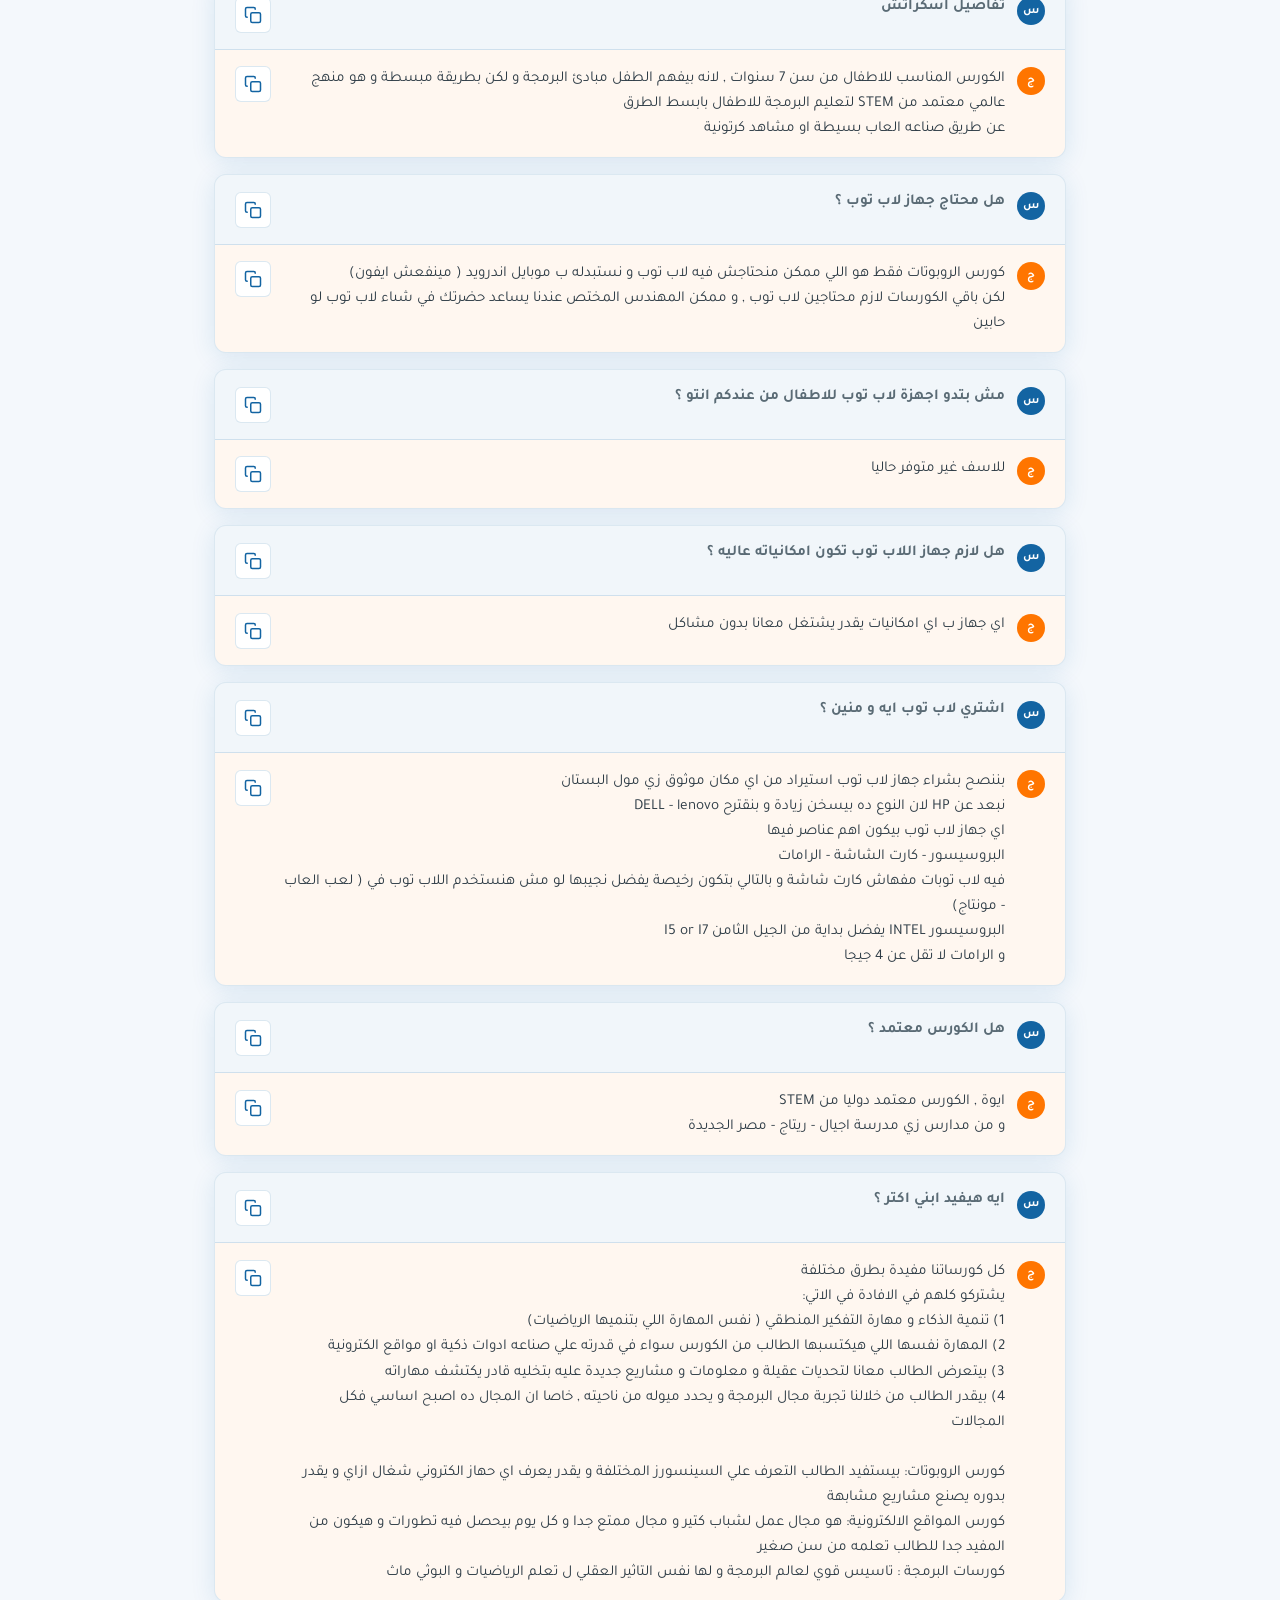
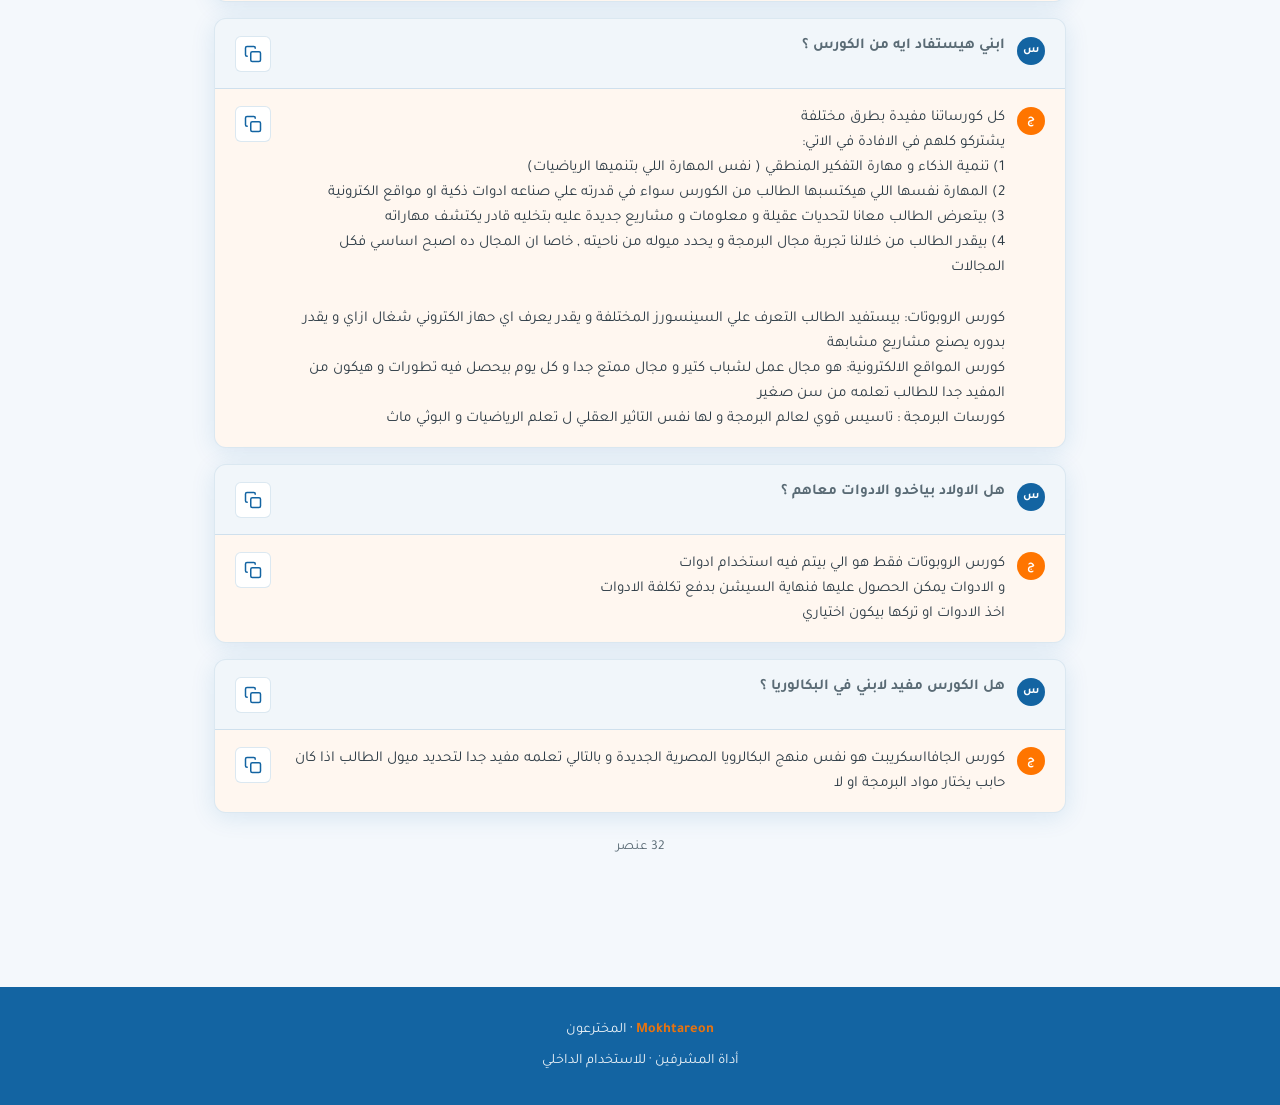
<file: moderators/qfa.html>
<!DOCTYPE html>
<html lang="ar" dir="rtl">
  <head>
    <meta charset="UTF-8" />
    <meta name="viewport" content="width=device-width, initial-scale=1.0" />
    <meta name="robots" content="noindex, nofollow" />
    <title>Moderator QFA — Mokhtareon | المخترعون</title>
    <link rel="preconnect" href="https://fonts.googleapis.com" />
    <link rel="preconnect" href="https://fonts.gstatic.com" crossorigin />
    <link
      href="https://fonts.googleapis.com/css2?family=Tajawal:wght@200;300;400;500;700;800;900&display=swap"
      rel="stylesheet" />
    <link rel="icon" href="../imgs/Artboard 1 copy.svg" type="image/x-icon" />
    <link rel="stylesheet" href="../css/brand-guidelines.css" />
    <style>
      /* QFA page — scoped styles */
      body.brand-guidelines.qfa-page {
        --qfa-question-bg: rgba(19, 100, 162, 0.06);
        --qfa-answer-bg: rgba(255, 117, 0, 0.06);
      }

      .qfa-hero {
        padding: 3rem 1.5rem 4rem;
      }

      .qfa-hero h1 {
        font-size: clamp(1.5rem, 4vw, 2.25rem);
      }

      .qfa-wrap {
        max-width: 900px;
        margin: 0 auto;
        padding: 0 1.5rem 4rem;
      }

      .qfa-list {
        display: flex;
        flex-direction: column;
        gap: 1rem;
        margin-top: -1.5rem;
        position: relative;
        z-index: 2;
      }

      .qfa-card {
        padding: 0;
        overflow: hidden;
      }

      .qfa-row {
        display: flex;
        align-items: flex-start;
        gap: 0.75rem;
        padding: 1rem 1.25rem;
      }

      .qfa-row--question {
        background: var(--qfa-question-bg);
        border-bottom: 1px solid var(--border);
      }

      .qfa-row--answer {
        background: var(--qfa-answer-bg);
      }

      .qfa-label {
        flex-shrink: 0;
        width: 1.75rem;
        height: 1.75rem;
        display: flex;
        align-items: center;
        justify-content: center;
        border-radius: 50%;
        background: var(--primary);
        color: var(--white);
        font-size: 0.75rem;
        font-weight: 700;
        margin-top: 0.1rem;
      }

      .qfa-label--answer {
        background: var(--accent);
      }

      .qfa-text {
        flex: 1;
        min-width: 0;
        font: inherit;
        margin: 0;
        white-space: pre-wrap;
        word-break: break-word;
      }

      .qfa-text--question {
        font-weight: 600;
        color: var(--primary);
        font-size: 1rem;
        line-height: 1.5;
      }

      .qfa-text--answer {
        color: var(--text);
        font-size: 0.95rem;
        line-height: 1.65;
        background: none;
        border: none;
        padding: 0;
        font-family: inherit;
      }

      .qfa-copy {
        flex-shrink: 0;
        display: flex;
        align-items: center;
        justify-content: center;
        width: 2.25rem;
        height: 2.25rem;
        padding: 0;
        border: 1px solid var(--border);
        border-radius: var(--radius-sm);
        background: var(--bg-card);
        color: var(--primary);
        cursor: pointer;
        transition: all 0.2s ease;
        margin-top: 0.05rem;
      }

      .qfa-copy:hover {
        background: var(--primary);
        color: var(--white);
        border-color: var(--primary);
      }

      .qfa-copy:focus-visible {
        outline: 2px solid var(--accent);
        outline-offset: 2px;
      }

      .qfa-copy.is-copied {
        background: #22c55e;
        color: var(--white);
        border-color: #22c55e;
      }

      .qfa-copy__icon {
        display: block;
      }

      .qfa-copy__icon--tick {
        display: none;
      }

      .qfa-copy.is-copied .qfa-copy__icon--copy {
        display: none;
      }

      .qfa-copy.is-copied .qfa-copy__icon--tick {
        display: block;
      }

      .qfa-count {
        text-align: center;
        font-size: 0.85rem;
        color: var(--text-muted);
        margin-top: 1.5rem;
      }

      @media (max-width: 640px) {
        .qfa-row {
          padding: 0.85rem 1rem;
          gap: 0.5rem;
        }

        .qfa-copy {
          width: 2rem;
          height: 2rem;
        }

        .qfa-text--question {
          font-size: 0.95rem;
        }

        .qfa-text--answer {
          font-size: 0.9rem;
        }
      }
    </style>
  </head>
  <body class="brand-guidelines qfa-page">
    <header class="bg-topbar">
      <div class="bg-topbar__logo">
        <img src="../imgs/image 34.svg" alt="المخترعون — Mokhtareon" />
      </div>
      <span class="bg-topbar__meta">أداة المشرفين · QFA</span>
    </header>

    <section class="bg-hero qfa-hero">
      <div class="bg-hero__inner">
        <span class="bg-hero__badge">Moderator QFA</span>
        <h1>أسئلة وأجوبة سريعة</h1>
        <p class="bg-hero__tagline">
          انسخ السؤال أو الجواب بضغطة واحدة للرد السريع
        </p>
        <p class="bg-hero__sub">32 سؤال وجواب جاهز للاستخدام</p>
      </div>
    </section>

    <main class="qfa-wrap">
      <div class="qfa-list" id="qfa-list">
      <article class="qfa-card bg-card" data-id="1">
        <div class="qfa-row qfa-row--question">
          <span class="qfa-label">س</span>
          <p class="qfa-text qfa-text--question">ممكن تفاصيل ؟</p>
          <button type="button" class="qfa-copy" data-copy="ممكن تفاصيل ؟" aria-label="نسخ السؤال">
            <svg class="qfa-copy__icon qfa-copy__icon--copy" viewBox="0 0 24 24" width="18" height="18" fill="none" stroke="currentColor" stroke-width="2" aria-hidden="true"><rect x="9" y="9" width="13" height="13" rx="2"/><path d="M5 15H4a2 2 0 0 1-2-2V4a2 2 0 0 1 2-2h9a2 2 0 0 1 2 2v1"/></svg>
            <svg class="qfa-copy__icon qfa-copy__icon--tick" viewBox="0 0 24 24" width="18" height="18" fill="none" stroke="currentColor" stroke-width="2.5" aria-hidden="true"><polyline points="20 6 9 17 4 12"/></svg>
          </button>
        </div>
        <div class="qfa-row qfa-row--answer">
          <span class="qfa-label qfa-label--answer">ج</span>
          <pre class="qfa-text qfa-text--answer">اهلا بحضرتك في اكادميه مخترعون لتعليم البرمجه و الروبوتات لطلاب المدارس  من سن 7 الي ١٨ سنه 
عندنا فروع في جميع انحاء القاهره و الجيزه و الاسكندريه
حابه حضرتك تستفسري عن حاجه معينه ؟</pre>
          <button type="button" class="qfa-copy" data-copy="اهلا بحضرتك في اكادميه مخترعون لتعليم البرمجه و الروبوتات لطلاب المدارس  من سن 7 الي ١٨ سنه 
عندنا فروع في جميع انحاء القاهره و الجيزه و الاسكندريه
حابه حضرتك تستفسري عن حاجه معينه ؟" aria-label="نسخ الجواب">
            <svg class="qfa-copy__icon qfa-copy__icon--copy" viewBox="0 0 24 24" width="18" height="18" fill="none" stroke="currentColor" stroke-width="2" aria-hidden="true"><rect x="9" y="9" width="13" height="13" rx="2"/><path d="M5 15H4a2 2 0 0 1-2-2V4a2 2 0 0 1 2-2h9a2 2 0 0 1 2 2v1"/></svg>
            <svg class="qfa-copy__icon qfa-copy__icon--tick" viewBox="0 0 24 24" width="18" height="18" fill="none" stroke="currentColor" stroke-width="2.5" aria-hidden="true"><polyline points="20 6 9 17 4 12"/></svg>
          </button>
        </div>
      </article>
      <article class="qfa-card bg-card" data-id="2">
        <div class="qfa-row qfa-row--question">
          <span class="qfa-label">س</span>
          <p class="qfa-text qfa-text--question">الفروع</p>
          <button type="button" class="qfa-copy" data-copy="الفروع" aria-label="نسخ السؤال">
            <svg class="qfa-copy__icon qfa-copy__icon--copy" viewBox="0 0 24 24" width="18" height="18" fill="none" stroke="currentColor" stroke-width="2" aria-hidden="true"><rect x="9" y="9" width="13" height="13" rx="2"/><path d="M5 15H4a2 2 0 0 1-2-2V4a2 2 0 0 1 2-2h9a2 2 0 0 1 2 2v1"/></svg>
            <svg class="qfa-copy__icon qfa-copy__icon--tick" viewBox="0 0 24 24" width="18" height="18" fill="none" stroke="currentColor" stroke-width="2.5" aria-hidden="true"><polyline points="20 6 9 17 4 12"/></svg>
          </button>
        </div>
        <div class="qfa-row qfa-row--answer">
          <span class="qfa-label qfa-label--answer">ج</span>
          <pre class="qfa-text qfa-text--answer">فروعنا:
القاهرة:
 التجمع الخامس - شارع التسعين الجنوبي بجوار مطعم سيدرا
المعادي - شارع النصر بجوار بنك بلوم و سيراميكا كليوباترا
مدينة نصر - شارع مصطفي النحاس الرئيسي بجوار مطعم بلال
مصر الجديدة شارع الحجاز - محطة مترو هليوبليس- بجوار كوستا كافيه
الشيخ زايد - sodic - beverly hills

الاسكندرية:
لوران - شارع الشعراوي
رشدي - 7 ميخائيل ابادير
العجمي - اول البيطاش الشارع الرئيسي بجوار بنك القاهرة</pre>
          <button type="button" class="qfa-copy" data-copy="فروعنا:
القاهرة:
 التجمع الخامس - شارع التسعين الجنوبي بجوار مطعم سيدرا
المعادي - شارع النصر بجوار بنك بلوم و سيراميكا كليوباترا
مدينة نصر - شارع مصطفي النحاس الرئيسي بجوار مطعم بلال
مصر الجديدة شارع الحجاز - محطة مترو هليوبليس- بجوار كوستا كافيه
الشيخ زايد - sodic - beverly hills

الاسكندرية:
لوران - شارع الشعراوي
رشدي - 7 ميخائيل ابادير
العجمي - اول البيطاش الشارع الرئيسي بجوار بنك القاهرة" aria-label="نسخ الجواب">
            <svg class="qfa-copy__icon qfa-copy__icon--copy" viewBox="0 0 24 24" width="18" height="18" fill="none" stroke="currentColor" stroke-width="2" aria-hidden="true"><rect x="9" y="9" width="13" height="13" rx="2"/><path d="M5 15H4a2 2 0 0 1-2-2V4a2 2 0 0 1 2-2h9a2 2 0 0 1 2 2v1"/></svg>
            <svg class="qfa-copy__icon qfa-copy__icon--tick" viewBox="0 0 24 24" width="18" height="18" fill="none" stroke="currentColor" stroke-width="2.5" aria-hidden="true"><polyline points="20 6 9 17 4 12"/></svg>
          </button>
        </div>
      </article>
      <article class="qfa-card bg-card" data-id="3">
        <div class="qfa-row qfa-row--question">
          <span class="qfa-label">س</span>
          <p class="qfa-text qfa-text--question">لوكيشن التجمع الخامس</p>
          <button type="button" class="qfa-copy" data-copy="لوكيشن التجمع الخامس" aria-label="نسخ السؤال">
            <svg class="qfa-copy__icon qfa-copy__icon--copy" viewBox="0 0 24 24" width="18" height="18" fill="none" stroke="currentColor" stroke-width="2" aria-hidden="true"><rect x="9" y="9" width="13" height="13" rx="2"/><path d="M5 15H4a2 2 0 0 1-2-2V4a2 2 0 0 1 2-2h9a2 2 0 0 1 2 2v1"/></svg>
            <svg class="qfa-copy__icon qfa-copy__icon--tick" viewBox="0 0 24 24" width="18" height="18" fill="none" stroke="currentColor" stroke-width="2.5" aria-hidden="true"><polyline points="20 6 9 17 4 12"/></svg>
          </button>
        </div>
        <div class="qfa-row qfa-row--answer">
          <span class="qfa-label qfa-label--answer">ج</span>
          <pre class="qfa-text qfa-text--answer">https://maps.app.goo.gl/ByRNz3Kh7ruzGhgR8?g_st=ic</pre>
          <button type="button" class="qfa-copy" data-copy="https://maps.app.goo.gl/ByRNz3Kh7ruzGhgR8?g_st=ic" aria-label="نسخ الجواب">
            <svg class="qfa-copy__icon qfa-copy__icon--copy" viewBox="0 0 24 24" width="18" height="18" fill="none" stroke="currentColor" stroke-width="2" aria-hidden="true"><rect x="9" y="9" width="13" height="13" rx="2"/><path d="M5 15H4a2 2 0 0 1-2-2V4a2 2 0 0 1 2-2h9a2 2 0 0 1 2 2v1"/></svg>
            <svg class="qfa-copy__icon qfa-copy__icon--tick" viewBox="0 0 24 24" width="18" height="18" fill="none" stroke="currentColor" stroke-width="2.5" aria-hidden="true"><polyline points="20 6 9 17 4 12"/></svg>
          </button>
        </div>
      </article>
      <article class="qfa-card bg-card" data-id="4">
        <div class="qfa-row qfa-row--question">
          <span class="qfa-label">س</span>
          <p class="qfa-text qfa-text--question">لوكيشن مدينه نصر</p>
          <button type="button" class="qfa-copy" data-copy="لوكيشن مدينه نصر" aria-label="نسخ السؤال">
            <svg class="qfa-copy__icon qfa-copy__icon--copy" viewBox="0 0 24 24" width="18" height="18" fill="none" stroke="currentColor" stroke-width="2" aria-hidden="true"><rect x="9" y="9" width="13" height="13" rx="2"/><path d="M5 15H4a2 2 0 0 1-2-2V4a2 2 0 0 1 2-2h9a2 2 0 0 1 2 2v1"/></svg>
            <svg class="qfa-copy__icon qfa-copy__icon--tick" viewBox="0 0 24 24" width="18" height="18" fill="none" stroke="currentColor" stroke-width="2.5" aria-hidden="true"><polyline points="20 6 9 17 4 12"/></svg>
          </button>
        </div>
        <div class="qfa-row qfa-row--answer">
          <span class="qfa-label qfa-label--answer">ج</span>
          <pre class="qfa-text qfa-text--answer">https://maps.app.goo.gl/kjf9PWzFDrhPhUod7?g_st=ic</pre>
          <button type="button" class="qfa-copy" data-copy="https://maps.app.goo.gl/kjf9PWzFDrhPhUod7?g_st=ic" aria-label="نسخ الجواب">
            <svg class="qfa-copy__icon qfa-copy__icon--copy" viewBox="0 0 24 24" width="18" height="18" fill="none" stroke="currentColor" stroke-width="2" aria-hidden="true"><rect x="9" y="9" width="13" height="13" rx="2"/><path d="M5 15H4a2 2 0 0 1-2-2V4a2 2 0 0 1 2-2h9a2 2 0 0 1 2 2v1"/></svg>
            <svg class="qfa-copy__icon qfa-copy__icon--tick" viewBox="0 0 24 24" width="18" height="18" fill="none" stroke="currentColor" stroke-width="2.5" aria-hidden="true"><polyline points="20 6 9 17 4 12"/></svg>
          </button>
        </div>
      </article>
      <article class="qfa-card bg-card" data-id="5">
        <div class="qfa-row qfa-row--question">
          <span class="qfa-label">س</span>
          <p class="qfa-text qfa-text--question">لوكيشن مصر الجديدة</p>
          <button type="button" class="qfa-copy" data-copy="لوكيشن مصر الجديدة" aria-label="نسخ السؤال">
            <svg class="qfa-copy__icon qfa-copy__icon--copy" viewBox="0 0 24 24" width="18" height="18" fill="none" stroke="currentColor" stroke-width="2" aria-hidden="true"><rect x="9" y="9" width="13" height="13" rx="2"/><path d="M5 15H4a2 2 0 0 1-2-2V4a2 2 0 0 1 2-2h9a2 2 0 0 1 2 2v1"/></svg>
            <svg class="qfa-copy__icon qfa-copy__icon--tick" viewBox="0 0 24 24" width="18" height="18" fill="none" stroke="currentColor" stroke-width="2.5" aria-hidden="true"><polyline points="20 6 9 17 4 12"/></svg>
          </button>
        </div>
        <div class="qfa-row qfa-row--answer">
          <span class="qfa-label qfa-label--answer">ج</span>
          <pre class="qfa-text qfa-text--answer">https://maps.app.goo.gl/u9Nb3MYqXkYucKiKA?g_st=ic</pre>
          <button type="button" class="qfa-copy" data-copy="https://maps.app.goo.gl/u9Nb3MYqXkYucKiKA?g_st=ic" aria-label="نسخ الجواب">
            <svg class="qfa-copy__icon qfa-copy__icon--copy" viewBox="0 0 24 24" width="18" height="18" fill="none" stroke="currentColor" stroke-width="2" aria-hidden="true"><rect x="9" y="9" width="13" height="13" rx="2"/><path d="M5 15H4a2 2 0 0 1-2-2V4a2 2 0 0 1 2-2h9a2 2 0 0 1 2 2v1"/></svg>
            <svg class="qfa-copy__icon qfa-copy__icon--tick" viewBox="0 0 24 24" width="18" height="18" fill="none" stroke="currentColor" stroke-width="2.5" aria-hidden="true"><polyline points="20 6 9 17 4 12"/></svg>
          </button>
        </div>
      </article>
      <article class="qfa-card bg-card" data-id="6">
        <div class="qfa-row qfa-row--question">
          <span class="qfa-label">س</span>
          <p class="qfa-text qfa-text--question">لوكيشن المعادي</p>
          <button type="button" class="qfa-copy" data-copy="لوكيشن المعادي" aria-label="نسخ السؤال">
            <svg class="qfa-copy__icon qfa-copy__icon--copy" viewBox="0 0 24 24" width="18" height="18" fill="none" stroke="currentColor" stroke-width="2" aria-hidden="true"><rect x="9" y="9" width="13" height="13" rx="2"/><path d="M5 15H4a2 2 0 0 1-2-2V4a2 2 0 0 1 2-2h9a2 2 0 0 1 2 2v1"/></svg>
            <svg class="qfa-copy__icon qfa-copy__icon--tick" viewBox="0 0 24 24" width="18" height="18" fill="none" stroke="currentColor" stroke-width="2.5" aria-hidden="true"><polyline points="20 6 9 17 4 12"/></svg>
          </button>
        </div>
        <div class="qfa-row qfa-row--answer">
          <span class="qfa-label qfa-label--answer">ج</span>
          <pre class="qfa-text qfa-text--answer">https://maps.app.goo.gl/hvREwW1yjmgQ9gDC9?g_st=ic</pre>
          <button type="button" class="qfa-copy" data-copy="https://maps.app.goo.gl/hvREwW1yjmgQ9gDC9?g_st=ic" aria-label="نسخ الجواب">
            <svg class="qfa-copy__icon qfa-copy__icon--copy" viewBox="0 0 24 24" width="18" height="18" fill="none" stroke="currentColor" stroke-width="2" aria-hidden="true"><rect x="9" y="9" width="13" height="13" rx="2"/><path d="M5 15H4a2 2 0 0 1-2-2V4a2 2 0 0 1 2-2h9a2 2 0 0 1 2 2v1"/></svg>
            <svg class="qfa-copy__icon qfa-copy__icon--tick" viewBox="0 0 24 24" width="18" height="18" fill="none" stroke="currentColor" stroke-width="2.5" aria-hidden="true"><polyline points="20 6 9 17 4 12"/></svg>
          </button>
        </div>
      </article>
      <article class="qfa-card bg-card" data-id="7">
        <div class="qfa-row qfa-row--question">
          <span class="qfa-label">س</span>
          <p class="qfa-text qfa-text--question">لوكيشن الشيخ زايد</p>
          <button type="button" class="qfa-copy" data-copy="لوكيشن الشيخ زايد" aria-label="نسخ السؤال">
            <svg class="qfa-copy__icon qfa-copy__icon--copy" viewBox="0 0 24 24" width="18" height="18" fill="none" stroke="currentColor" stroke-width="2" aria-hidden="true"><rect x="9" y="9" width="13" height="13" rx="2"/><path d="M5 15H4a2 2 0 0 1-2-2V4a2 2 0 0 1 2-2h9a2 2 0 0 1 2 2v1"/></svg>
            <svg class="qfa-copy__icon qfa-copy__icon--tick" viewBox="0 0 24 24" width="18" height="18" fill="none" stroke="currentColor" stroke-width="2.5" aria-hidden="true"><polyline points="20 6 9 17 4 12"/></svg>
          </button>
        </div>
        <div class="qfa-row qfa-row--answer">
          <span class="qfa-label qfa-label--answer">ج</span>
          <pre class="qfa-text qfa-text--answer">https://share.google/UIH4YkxtcXqF7sLtW</pre>
          <button type="button" class="qfa-copy" data-copy="https://share.google/UIH4YkxtcXqF7sLtW" aria-label="نسخ الجواب">
            <svg class="qfa-copy__icon qfa-copy__icon--copy" viewBox="0 0 24 24" width="18" height="18" fill="none" stroke="currentColor" stroke-width="2" aria-hidden="true"><rect x="9" y="9" width="13" height="13" rx="2"/><path d="M5 15H4a2 2 0 0 1-2-2V4a2 2 0 0 1 2-2h9a2 2 0 0 1 2 2v1"/></svg>
            <svg class="qfa-copy__icon qfa-copy__icon--tick" viewBox="0 0 24 24" width="18" height="18" fill="none" stroke="currentColor" stroke-width="2.5" aria-hidden="true"><polyline points="20 6 9 17 4 12"/></svg>
          </button>
        </div>
      </article>
      <article class="qfa-card bg-card" data-id="8">
        <div class="qfa-row qfa-row--question">
          <span class="qfa-label">س</span>
          <p class="qfa-text qfa-text--question">لوكيشن رشدي</p>
          <button type="button" class="qfa-copy" data-copy="لوكيشن رشدي" aria-label="نسخ السؤال">
            <svg class="qfa-copy__icon qfa-copy__icon--copy" viewBox="0 0 24 24" width="18" height="18" fill="none" stroke="currentColor" stroke-width="2" aria-hidden="true"><rect x="9" y="9" width="13" height="13" rx="2"/><path d="M5 15H4a2 2 0 0 1-2-2V4a2 2 0 0 1 2-2h9a2 2 0 0 1 2 2v1"/></svg>
            <svg class="qfa-copy__icon qfa-copy__icon--tick" viewBox="0 0 24 24" width="18" height="18" fill="none" stroke="currentColor" stroke-width="2.5" aria-hidden="true"><polyline points="20 6 9 17 4 12"/></svg>
          </button>
        </div>
        <div class="qfa-row qfa-row--answer">
          <span class="qfa-label qfa-label--answer">ج</span>
          <pre class="qfa-text qfa-text--answer">https://maps.app.goo.gl/5UeRjZMtdsnMXzJS8?g_st=ipc</pre>
          <button type="button" class="qfa-copy" data-copy="https://maps.app.goo.gl/5UeRjZMtdsnMXzJS8?g_st=ipc" aria-label="نسخ الجواب">
            <svg class="qfa-copy__icon qfa-copy__icon--copy" viewBox="0 0 24 24" width="18" height="18" fill="none" stroke="currentColor" stroke-width="2" aria-hidden="true"><rect x="9" y="9" width="13" height="13" rx="2"/><path d="M5 15H4a2 2 0 0 1-2-2V4a2 2 0 0 1 2-2h9a2 2 0 0 1 2 2v1"/></svg>
            <svg class="qfa-copy__icon qfa-copy__icon--tick" viewBox="0 0 24 24" width="18" height="18" fill="none" stroke="currentColor" stroke-width="2.5" aria-hidden="true"><polyline points="20 6 9 17 4 12"/></svg>
          </button>
        </div>
      </article>
      <article class="qfa-card bg-card" data-id="9">
        <div class="qfa-row qfa-row--question">
          <span class="qfa-label">س</span>
          <p class="qfa-text qfa-text--question">لوكيشن لوران</p>
          <button type="button" class="qfa-copy" data-copy="لوكيشن لوران" aria-label="نسخ السؤال">
            <svg class="qfa-copy__icon qfa-copy__icon--copy" viewBox="0 0 24 24" width="18" height="18" fill="none" stroke="currentColor" stroke-width="2" aria-hidden="true"><rect x="9" y="9" width="13" height="13" rx="2"/><path d="M5 15H4a2 2 0 0 1-2-2V4a2 2 0 0 1 2-2h9a2 2 0 0 1 2 2v1"/></svg>
            <svg class="qfa-copy__icon qfa-copy__icon--tick" viewBox="0 0 24 24" width="18" height="18" fill="none" stroke="currentColor" stroke-width="2.5" aria-hidden="true"><polyline points="20 6 9 17 4 12"/></svg>
          </button>
        </div>
        <div class="qfa-row qfa-row--answer">
          <span class="qfa-label qfa-label--answer">ج</span>
          <pre class="qfa-text qfa-text--answer">https://maps.app.goo.gl/2XnSUwt24yAUoa48A?g_st=iw</pre>
          <button type="button" class="qfa-copy" data-copy="https://maps.app.goo.gl/2XnSUwt24yAUoa48A?g_st=iw" aria-label="نسخ الجواب">
            <svg class="qfa-copy__icon qfa-copy__icon--copy" viewBox="0 0 24 24" width="18" height="18" fill="none" stroke="currentColor" stroke-width="2" aria-hidden="true"><rect x="9" y="9" width="13" height="13" rx="2"/><path d="M5 15H4a2 2 0 0 1-2-2V4a2 2 0 0 1 2-2h9a2 2 0 0 1 2 2v1"/></svg>
            <svg class="qfa-copy__icon qfa-copy__icon--tick" viewBox="0 0 24 24" width="18" height="18" fill="none" stroke="currentColor" stroke-width="2.5" aria-hidden="true"><polyline points="20 6 9 17 4 12"/></svg>
          </button>
        </div>
      </article>
      <article class="qfa-card bg-card" data-id="10">
        <div class="qfa-row qfa-row--question">
          <span class="qfa-label">س</span>
          <p class="qfa-text qfa-text--question">لوكيشن البيطاش عجمي</p>
          <button type="button" class="qfa-copy" data-copy="لوكيشن البيطاش عجمي" aria-label="نسخ السؤال">
            <svg class="qfa-copy__icon qfa-copy__icon--copy" viewBox="0 0 24 24" width="18" height="18" fill="none" stroke="currentColor" stroke-width="2" aria-hidden="true"><rect x="9" y="9" width="13" height="13" rx="2"/><path d="M5 15H4a2 2 0 0 1-2-2V4a2 2 0 0 1 2-2h9a2 2 0 0 1 2 2v1"/></svg>
            <svg class="qfa-copy__icon qfa-copy__icon--tick" viewBox="0 0 24 24" width="18" height="18" fill="none" stroke="currentColor" stroke-width="2.5" aria-hidden="true"><polyline points="20 6 9 17 4 12"/></svg>
          </button>
        </div>
        <div class="qfa-row qfa-row--answer">
          <span class="qfa-label qfa-label--answer">ج</span>
          <pre class="qfa-text qfa-text--answer">https://maps.google.com/?q=30.052710,31.334627</pre>
          <button type="button" class="qfa-copy" data-copy="https://maps.google.com/?q=30.052710,31.334627" aria-label="نسخ الجواب">
            <svg class="qfa-copy__icon qfa-copy__icon--copy" viewBox="0 0 24 24" width="18" height="18" fill="none" stroke="currentColor" stroke-width="2" aria-hidden="true"><rect x="9" y="9" width="13" height="13" rx="2"/><path d="M5 15H4a2 2 0 0 1-2-2V4a2 2 0 0 1 2-2h9a2 2 0 0 1 2 2v1"/></svg>
            <svg class="qfa-copy__icon qfa-copy__icon--tick" viewBox="0 0 24 24" width="18" height="18" fill="none" stroke="currentColor" stroke-width="2.5" aria-hidden="true"><polyline points="20 6 9 17 4 12"/></svg>
          </button>
        </div>
      </article>
      <article class="qfa-card bg-card" data-id="11">
        <div class="qfa-row qfa-row--question">
          <span class="qfa-label">س</span>
          <p class="qfa-text qfa-text--question">هل الاماكن دي بتاعتكم ؟</p>
          <button type="button" class="qfa-copy" data-copy="هل الاماكن دي بتاعتكم ؟" aria-label="نسخ السؤال">
            <svg class="qfa-copy__icon qfa-copy__icon--copy" viewBox="0 0 24 24" width="18" height="18" fill="none" stroke="currentColor" stroke-width="2" aria-hidden="true"><rect x="9" y="9" width="13" height="13" rx="2"/><path d="M5 15H4a2 2 0 0 1-2-2V4a2 2 0 0 1 2-2h9a2 2 0 0 1 2 2v1"/></svg>
            <svg class="qfa-copy__icon qfa-copy__icon--tick" viewBox="0 0 24 24" width="18" height="18" fill="none" stroke="currentColor" stroke-width="2.5" aria-hidden="true"><polyline points="20 6 9 17 4 12"/></svg>
          </button>
        </div>
        <div class="qfa-row qfa-row--answer">
          <span class="qfa-label qfa-label--answer">ج</span>
          <pre class="qfa-text qfa-text--answer">المبني فعليا مش بتاعنا و لكن احنا متعاقدين مع اكتر من سناتر تعليميه و ووركينج اسبيسيس و بيتم تاجير غرف ثابته لينا ب اسم الاكاديميه علشان نقدر نكون متواجدين حواليكم في اكتر من مكان</pre>
          <button type="button" class="qfa-copy" data-copy="المبني فعليا مش بتاعنا و لكن احنا متعاقدين مع اكتر من سناتر تعليميه و ووركينج اسبيسيس و بيتم تاجير غرف ثابته لينا ب اسم الاكاديميه علشان نقدر نكون متواجدين حواليكم في اكتر من مكان" aria-label="نسخ الجواب">
            <svg class="qfa-copy__icon qfa-copy__icon--copy" viewBox="0 0 24 24" width="18" height="18" fill="none" stroke="currentColor" stroke-width="2" aria-hidden="true"><rect x="9" y="9" width="13" height="13" rx="2"/><path d="M5 15H4a2 2 0 0 1-2-2V4a2 2 0 0 1 2-2h9a2 2 0 0 1 2 2v1"/></svg>
            <svg class="qfa-copy__icon qfa-copy__icon--tick" viewBox="0 0 24 24" width="18" height="18" fill="none" stroke="currentColor" stroke-width="2.5" aria-hidden="true"><polyline points="20 6 9 17 4 12"/></svg>
          </button>
        </div>
      </article>
      <article class="qfa-card bg-card" data-id="12">
        <div class="qfa-row qfa-row--question">
          <span class="qfa-label">س</span>
          <p class="qfa-text qfa-text--question">الاسعار</p>
          <button type="button" class="qfa-copy" data-copy="الاسعار" aria-label="نسخ السؤال">
            <svg class="qfa-copy__icon qfa-copy__icon--copy" viewBox="0 0 24 24" width="18" height="18" fill="none" stroke="currentColor" stroke-width="2" aria-hidden="true"><rect x="9" y="9" width="13" height="13" rx="2"/><path d="M5 15H4a2 2 0 0 1-2-2V4a2 2 0 0 1 2-2h9a2 2 0 0 1 2 2v1"/></svg>
            <svg class="qfa-copy__icon qfa-copy__icon--tick" viewBox="0 0 24 24" width="18" height="18" fill="none" stroke="currentColor" stroke-width="2.5" aria-hidden="true"><polyline points="20 6 9 17 4 12"/></svg>
          </button>
        </div>
        <div class="qfa-row qfa-row--answer">
          <span class="qfa-label qfa-label--answer">ج</span>
          <pre class="qfa-text qfa-text--answer">احنا عاملين خصم حاليا بمناسبة العيد و بداية الاجازة
اي دورة من دوراتنا بيكون الليفل مدته شهر 
الاشتراك شهر واحد فقط 1500 جنيه بدلا من 2000 جنيه 
الاشتراك 3 شهور دفعه واحدة ب 3600 جنيه بدلا من 4500 جنيه
و الاشتراك 6 شهور دفعه واحدة ب 6000 جنيه بدلا من 9000 جنيه
و يوجد خصم 10% في حالة الاشتراك اونلاين</pre>
          <button type="button" class="qfa-copy" data-copy="احنا عاملين خصم حاليا بمناسبة العيد و بداية الاجازة
اي دورة من دوراتنا بيكون الليفل مدته شهر 
الاشتراك شهر واحد فقط 1500 جنيه بدلا من 2000 جنيه 
الاشتراك 3 شهور دفعه واحدة ب 3600 جنيه بدلا من 4500 جنيه
و الاشتراك 6 شهور دفعه واحدة ب 6000 جنيه بدلا من 9000 جنيه
و يوجد خصم 10% في حالة الاشتراك اونلاين" aria-label="نسخ الجواب">
            <svg class="qfa-copy__icon qfa-copy__icon--copy" viewBox="0 0 24 24" width="18" height="18" fill="none" stroke="currentColor" stroke-width="2" aria-hidden="true"><rect x="9" y="9" width="13" height="13" rx="2"/><path d="M5 15H4a2 2 0 0 1-2-2V4a2 2 0 0 1 2-2h9a2 2 0 0 1 2 2v1"/></svg>
            <svg class="qfa-copy__icon qfa-copy__icon--tick" viewBox="0 0 24 24" width="18" height="18" fill="none" stroke="currentColor" stroke-width="2.5" aria-hidden="true"><polyline points="20 6 9 17 4 12"/></svg>
          </button>
        </div>
      </article>
      <article class="qfa-card bg-card" data-id="13">
        <div class="qfa-row qfa-row--question">
          <span class="qfa-label">س</span>
          <p class="qfa-text qfa-text--question">هل فيه خصم اخوات</p>
          <button type="button" class="qfa-copy" data-copy="هل فيه خصم اخوات" aria-label="نسخ السؤال">
            <svg class="qfa-copy__icon qfa-copy__icon--copy" viewBox="0 0 24 24" width="18" height="18" fill="none" stroke="currentColor" stroke-width="2" aria-hidden="true"><rect x="9" y="9" width="13" height="13" rx="2"/><path d="M5 15H4a2 2 0 0 1-2-2V4a2 2 0 0 1 2-2h9a2 2 0 0 1 2 2v1"/></svg>
            <svg class="qfa-copy__icon qfa-copy__icon--tick" viewBox="0 0 24 24" width="18" height="18" fill="none" stroke="currentColor" stroke-width="2.5" aria-hidden="true"><polyline points="20 6 9 17 4 12"/></svg>
          </button>
        </div>
        <div class="qfa-row qfa-row--answer">
          <span class="qfa-label qfa-label--answer">ج</span>
          <pre class="qfa-text qfa-text--answer">للاسف حضرتك نازل خصم حاليا علي الكورس ف بيكون صعب نطبق خصمين فوق بعض</pre>
          <button type="button" class="qfa-copy" data-copy="للاسف حضرتك نازل خصم حاليا علي الكورس ف بيكون صعب نطبق خصمين فوق بعض" aria-label="نسخ الجواب">
            <svg class="qfa-copy__icon qfa-copy__icon--copy" viewBox="0 0 24 24" width="18" height="18" fill="none" stroke="currentColor" stroke-width="2" aria-hidden="true"><rect x="9" y="9" width="13" height="13" rx="2"/><path d="M5 15H4a2 2 0 0 1-2-2V4a2 2 0 0 1 2-2h9a2 2 0 0 1 2 2v1"/></svg>
            <svg class="qfa-copy__icon qfa-copy__icon--tick" viewBox="0 0 24 24" width="18" height="18" fill="none" stroke="currentColor" stroke-width="2.5" aria-hidden="true"><polyline points="20 6 9 17 4 12"/></svg>
          </button>
        </div>
      </article>
      <article class="qfa-card bg-card" data-id="14">
        <div class="qfa-row qfa-row--question">
          <span class="qfa-label">س</span>
          <p class="qfa-text qfa-text--question">الفرق بين اونلاين و اوفلاين</p>
          <button type="button" class="qfa-copy" data-copy="الفرق بين اونلاين و اوفلاين" aria-label="نسخ السؤال">
            <svg class="qfa-copy__icon qfa-copy__icon--copy" viewBox="0 0 24 24" width="18" height="18" fill="none" stroke="currentColor" stroke-width="2" aria-hidden="true"><rect x="9" y="9" width="13" height="13" rx="2"/><path d="M5 15H4a2 2 0 0 1-2-2V4a2 2 0 0 1 2-2h9a2 2 0 0 1 2 2v1"/></svg>
            <svg class="qfa-copy__icon qfa-copy__icon--tick" viewBox="0 0 24 24" width="18" height="18" fill="none" stroke="currentColor" stroke-width="2.5" aria-hidden="true"><polyline points="20 6 9 17 4 12"/></svg>
          </button>
        </div>
        <div class="qfa-row qfa-row--answer">
          <span class="qfa-label qfa-label--answer">ج</span>
          <pre class="qfa-text qfa-text--answer">في الاوفلاين بيتم الحضور في مجموعات من 3ل6 طلاب بجد اقصي 
في الاونلاين بيكون الحضور برايفيت 1:1 من خلال جوجل ميتينج او زووم</pre>
          <button type="button" class="qfa-copy" data-copy="في الاوفلاين بيتم الحضور في مجموعات من 3ل6 طلاب بجد اقصي 
في الاونلاين بيكون الحضور برايفيت 1:1 من خلال جوجل ميتينج او زووم" aria-label="نسخ الجواب">
            <svg class="qfa-copy__icon qfa-copy__icon--copy" viewBox="0 0 24 24" width="18" height="18" fill="none" stroke="currentColor" stroke-width="2" aria-hidden="true"><rect x="9" y="9" width="13" height="13" rx="2"/><path d="M5 15H4a2 2 0 0 1-2-2V4a2 2 0 0 1 2-2h9a2 2 0 0 1 2 2v1"/></svg>
            <svg class="qfa-copy__icon qfa-copy__icon--tick" viewBox="0 0 24 24" width="18" height="18" fill="none" stroke="currentColor" stroke-width="2.5" aria-hidden="true"><polyline points="20 6 9 17 4 12"/></svg>
          </button>
        </div>
      </article>
      <article class="qfa-card bg-card" data-id="15">
        <div class="qfa-row qfa-row--question">
          <span class="qfa-label">س</span>
          <p class="qfa-text qfa-text--question">متاح الدفع بالقسط ؟</p>
          <button type="button" class="qfa-copy" data-copy="متاح الدفع بالقسط ؟" aria-label="نسخ السؤال">
            <svg class="qfa-copy__icon qfa-copy__icon--copy" viewBox="0 0 24 24" width="18" height="18" fill="none" stroke="currentColor" stroke-width="2" aria-hidden="true"><rect x="9" y="9" width="13" height="13" rx="2"/><path d="M5 15H4a2 2 0 0 1-2-2V4a2 2 0 0 1 2-2h9a2 2 0 0 1 2 2v1"/></svg>
            <svg class="qfa-copy__icon qfa-copy__icon--tick" viewBox="0 0 24 24" width="18" height="18" fill="none" stroke="currentColor" stroke-width="2.5" aria-hidden="true"><polyline points="20 6 9 17 4 12"/></svg>
          </button>
        </div>
        <div class="qfa-row qfa-row--answer">
          <span class="qfa-label qfa-label--answer">ج</span>
          <pre class="qfa-text qfa-text--answer">في حالة الاشتراك شهر فقط متاح تاجيل قيمه 50% من المصروفات لاخر يوم ب زيادة مصاريف 5%
في حالة الاشتراك 3 شهور او اعلي متاح تقسيط قيمه 70% لمدة شهر بدون مصاريف اضافية</pre>
          <button type="button" class="qfa-copy" data-copy="في حالة الاشتراك شهر فقط متاح تاجيل قيمه 50% من المصروفات لاخر يوم ب زيادة مصاريف 5%
في حالة الاشتراك 3 شهور او اعلي متاح تقسيط قيمه 70% لمدة شهر بدون مصاريف اضافية" aria-label="نسخ الجواب">
            <svg class="qfa-copy__icon qfa-copy__icon--copy" viewBox="0 0 24 24" width="18" height="18" fill="none" stroke="currentColor" stroke-width="2" aria-hidden="true"><rect x="9" y="9" width="13" height="13" rx="2"/><path d="M5 15H4a2 2 0 0 1-2-2V4a2 2 0 0 1 2-2h9a2 2 0 0 1 2 2v1"/></svg>
            <svg class="qfa-copy__icon qfa-copy__icon--tick" viewBox="0 0 24 24" width="18" height="18" fill="none" stroke="currentColor" stroke-width="2.5" aria-hidden="true"><polyline points="20 6 9 17 4 12"/></svg>
          </button>
        </div>
      </article>
      <article class="qfa-card bg-card" data-id="16">
        <div class="qfa-row qfa-row--question">
          <span class="qfa-label">س</span>
          <p class="qfa-text qfa-text--question">طريقة الشرح - نظام المحاضرات - نظام الحضور</p>
          <button type="button" class="qfa-copy" data-copy="طريقة الشرح - نظام المحاضرات - نظام الحضور" aria-label="نسخ السؤال">
            <svg class="qfa-copy__icon qfa-copy__icon--copy" viewBox="0 0 24 24" width="18" height="18" fill="none" stroke="currentColor" stroke-width="2" aria-hidden="true"><rect x="9" y="9" width="13" height="13" rx="2"/><path d="M5 15H4a2 2 0 0 1-2-2V4a2 2 0 0 1 2-2h9a2 2 0 0 1 2 2v1"/></svg>
            <svg class="qfa-copy__icon qfa-copy__icon--tick" viewBox="0 0 24 24" width="18" height="18" fill="none" stroke="currentColor" stroke-width="2.5" aria-hidden="true"><polyline points="20 6 9 17 4 12"/></svg>
          </button>
        </div>
        <div class="qfa-row qfa-row--answer">
          <span class="qfa-label qfa-label--answer">ج</span>
          <pre class="qfa-text qfa-text--answer">اي كورس عندنا بيتكون من عدة مستويات كل مستوي بيكون مدته شهر 
سيشن اسببوعيا مدتها ساعتين فيما فوق 
جزء منها بيكون شرح نظري و باقي السيشن بتكون تطبيق علي ما تم شرحه او عمل مشاريع علي كل ما تم دراسته 
و في خلال الاسبوع الراحة بيكون فيه اسيمينتس و مشاريع و بتطلب من الطالب و المهندسين بيكونو متواجدين دايما للرد علي اي استفسار</pre>
          <button type="button" class="qfa-copy" data-copy="اي كورس عندنا بيتكون من عدة مستويات كل مستوي بيكون مدته شهر 
سيشن اسببوعيا مدتها ساعتين فيما فوق 
جزء منها بيكون شرح نظري و باقي السيشن بتكون تطبيق علي ما تم شرحه او عمل مشاريع علي كل ما تم دراسته 
و في خلال الاسبوع الراحة بيكون فيه اسيمينتس و مشاريع و بتطلب من الطالب و المهندسين بيكونو متواجدين دايما للرد علي اي استفسار" aria-label="نسخ الجواب">
            <svg class="qfa-copy__icon qfa-copy__icon--copy" viewBox="0 0 24 24" width="18" height="18" fill="none" stroke="currentColor" stroke-width="2" aria-hidden="true"><rect x="9" y="9" width="13" height="13" rx="2"/><path d="M5 15H4a2 2 0 0 1-2-2V4a2 2 0 0 1 2-2h9a2 2 0 0 1 2 2v1"/></svg>
            <svg class="qfa-copy__icon qfa-copy__icon--tick" viewBox="0 0 24 24" width="18" height="18" fill="none" stroke="currentColor" stroke-width="2.5" aria-hidden="true"><polyline points="20 6 9 17 4 12"/></svg>
          </button>
        </div>
      </article>
      <article class="qfa-card bg-card" data-id="17">
        <div class="qfa-row qfa-row--question">
          <span class="qfa-label">س</span>
          <p class="qfa-text qfa-text--question">البرامج - الكورسات</p>
          <button type="button" class="qfa-copy" data-copy="البرامج - الكورسات" aria-label="نسخ السؤال">
            <svg class="qfa-copy__icon qfa-copy__icon--copy" viewBox="0 0 24 24" width="18" height="18" fill="none" stroke="currentColor" stroke-width="2" aria-hidden="true"><rect x="9" y="9" width="13" height="13" rx="2"/><path d="M5 15H4a2 2 0 0 1-2-2V4a2 2 0 0 1 2-2h9a2 2 0 0 1 2 2v1"/></svg>
            <svg class="qfa-copy__icon qfa-copy__icon--tick" viewBox="0 0 24 24" width="18" height="18" fill="none" stroke="currentColor" stroke-width="2.5" aria-hidden="true"><polyline points="20 6 9 17 4 12"/></svg>
          </button>
        </div>
        <div class="qfa-row qfa-row--answer">
          <span class="qfa-label qfa-label--answer">ج</span>
          <pre class="qfa-text qfa-text--answer">Programming &amp; Robotics course — 7 levels · from 8 years old
JavaScript course — 5 levels · from 10 years old
Web Design course — 5 levels · from 10 years old
Python course — 5 levels · from 10 years old
Artificial Intelligence course — 3 levels · from 10 years old
Scratch course — 3 levels · from 7 years old</pre>
          <button type="button" class="qfa-copy" data-copy="Programming &amp; Robotics course — 7 levels · from 8 years old
JavaScript course — 5 levels · from 10 years old
Web Design course — 5 levels · from 10 years old
Python course — 5 levels · from 10 years old
Artificial Intelligence course — 3 levels · from 10 years old
Scratch course — 3 levels · from 7 years old" aria-label="نسخ الجواب">
            <svg class="qfa-copy__icon qfa-copy__icon--copy" viewBox="0 0 24 24" width="18" height="18" fill="none" stroke="currentColor" stroke-width="2" aria-hidden="true"><rect x="9" y="9" width="13" height="13" rx="2"/><path d="M5 15H4a2 2 0 0 1-2-2V4a2 2 0 0 1 2-2h9a2 2 0 0 1 2 2v1"/></svg>
            <svg class="qfa-copy__icon qfa-copy__icon--tick" viewBox="0 0 24 24" width="18" height="18" fill="none" stroke="currentColor" stroke-width="2.5" aria-hidden="true"><polyline points="20 6 9 17 4 12"/></svg>
          </button>
        </div>
      </article>
      <article class="qfa-card bg-card" data-id="18">
        <div class="qfa-row qfa-row--question">
          <span class="qfa-label">س</span>
          <p class="qfa-text qfa-text--question">تفاصيل الروبوتات</p>
          <button type="button" class="qfa-copy" data-copy="تفاصيل الروبوتات" aria-label="نسخ السؤال">
            <svg class="qfa-copy__icon qfa-copy__icon--copy" viewBox="0 0 24 24" width="18" height="18" fill="none" stroke="currentColor" stroke-width="2" aria-hidden="true"><rect x="9" y="9" width="13" height="13" rx="2"/><path d="M5 15H4a2 2 0 0 1-2-2V4a2 2 0 0 1 2-2h9a2 2 0 0 1 2 2v1"/></svg>
            <svg class="qfa-copy__icon qfa-copy__icon--tick" viewBox="0 0 24 24" width="18" height="18" fill="none" stroke="currentColor" stroke-width="2.5" aria-hidden="true"><polyline points="20 6 9 17 4 12"/></svg>
          </button>
        </div>
        <div class="qfa-row qfa-row--answer">
          <span class="qfa-label qfa-label--answer">ج</span>
          <pre class="qfa-text qfa-text--answer">كورس  البرمجة و الروبوتات لكل شخص محب للالكترونيات و الادوات الكهربائية و عنده فضول يعرف ازاي الباب ده بيفتح لوحده او ازاي العربية بيتم تحريكها عن بعد 
في بداية الكورس بيتم دراسه الالكترونيات و صناعه اجهزه كهربائية زي ( مروحة - اشارة مرور - عربية) و توصيل الدوائر الكهربائية و الازرار الكهربائية
بعديها نبدا نتعلم البرمجة بلغة c++ لبرمجة الاجهزة دي و التعامل مع السينسورز 
علي سبيل المثال: صناعه مروحة بتشتغل في النهار فقط لوحدها و تقفل لوحدها في الليل
و في كل سيشن بيتم تنفيذ مجموعه متنوعه جدا من المشاريع و بنوصل لمستوي كبير مع الطالب بحيث يقدر ينفذ خزنه ذكية او عربية بالتحكم عن بعد بنفسه</pre>
          <button type="button" class="qfa-copy" data-copy="كورس  البرمجة و الروبوتات لكل شخص محب للالكترونيات و الادوات الكهربائية و عنده فضول يعرف ازاي الباب ده بيفتح لوحده او ازاي العربية بيتم تحريكها عن بعد 
في بداية الكورس بيتم دراسه الالكترونيات و صناعه اجهزه كهربائية زي ( مروحة - اشارة مرور - عربية) و توصيل الدوائر الكهربائية و الازرار الكهربائية
بعديها نبدا نتعلم البرمجة بلغة c++ لبرمجة الاجهزة دي و التعامل مع السينسورز 
علي سبيل المثال: صناعه مروحة بتشتغل في النهار فقط لوحدها و تقفل لوحدها في الليل
و في كل سيشن بيتم تنفيذ مجموعه متنوعه جدا من المشاريع و بنوصل لمستوي كبير مع الطالب بحيث يقدر ينفذ خزنه ذكية او عربية بالتحكم عن بعد بنفسه" aria-label="نسخ الجواب">
            <svg class="qfa-copy__icon qfa-copy__icon--copy" viewBox="0 0 24 24" width="18" height="18" fill="none" stroke="currentColor" stroke-width="2" aria-hidden="true"><rect x="9" y="9" width="13" height="13" rx="2"/><path d="M5 15H4a2 2 0 0 1-2-2V4a2 2 0 0 1 2-2h9a2 2 0 0 1 2 2v1"/></svg>
            <svg class="qfa-copy__icon qfa-copy__icon--tick" viewBox="0 0 24 24" width="18" height="18" fill="none" stroke="currentColor" stroke-width="2.5" aria-hidden="true"><polyline points="20 6 9 17 4 12"/></svg>
          </button>
        </div>
      </article>
      <article class="qfa-card bg-card" data-id="19">
        <div class="qfa-row qfa-row--question">
          <span class="qfa-label">س</span>
          <p class="qfa-text qfa-text--question">تفاصيل الجافا اسكريبت</p>
          <button type="button" class="qfa-copy" data-copy="تفاصيل الجافا اسكريبت" aria-label="نسخ السؤال">
            <svg class="qfa-copy__icon qfa-copy__icon--copy" viewBox="0 0 24 24" width="18" height="18" fill="none" stroke="currentColor" stroke-width="2" aria-hidden="true"><rect x="9" y="9" width="13" height="13" rx="2"/><path d="M5 15H4a2 2 0 0 1-2-2V4a2 2 0 0 1 2-2h9a2 2 0 0 1 2 2v1"/></svg>
            <svg class="qfa-copy__icon qfa-copy__icon--tick" viewBox="0 0 24 24" width="18" height="18" fill="none" stroke="currentColor" stroke-width="2.5" aria-hidden="true"><polyline points="20 6 9 17 4 12"/></svg>
          </button>
        </div>
        <div class="qfa-row qfa-row--answer">
          <span class="qfa-label qfa-label--answer">ج</span>
          <pre class="qfa-text qfa-text--answer">منهج الجافااسكريبت بالمناسبة هو المادة المقررة في منهج البكالرويا الجديد ف هو مناسب للي حابب يتخصص في البرمجة في البكالرويا 
و هي لغة مفيدة لتعلم اساسيات البرمجة و تنمية الذكاء و التفكير المنطقي</pre>
          <button type="button" class="qfa-copy" data-copy="منهج الجافااسكريبت بالمناسبة هو المادة المقررة في منهج البكالرويا الجديد ف هو مناسب للي حابب يتخصص في البرمجة في البكالرويا 
و هي لغة مفيدة لتعلم اساسيات البرمجة و تنمية الذكاء و التفكير المنطقي" aria-label="نسخ الجواب">
            <svg class="qfa-copy__icon qfa-copy__icon--copy" viewBox="0 0 24 24" width="18" height="18" fill="none" stroke="currentColor" stroke-width="2" aria-hidden="true"><rect x="9" y="9" width="13" height="13" rx="2"/><path d="M5 15H4a2 2 0 0 1-2-2V4a2 2 0 0 1 2-2h9a2 2 0 0 1 2 2v1"/></svg>
            <svg class="qfa-copy__icon qfa-copy__icon--tick" viewBox="0 0 24 24" width="18" height="18" fill="none" stroke="currentColor" stroke-width="2.5" aria-hidden="true"><polyline points="20 6 9 17 4 12"/></svg>
          </button>
        </div>
      </article>
      <article class="qfa-card bg-card" data-id="20">
        <div class="qfa-row qfa-row--question">
          <span class="qfa-label">س</span>
          <p class="qfa-text qfa-text--question">تفاصيل تصميم المواقع</p>
          <button type="button" class="qfa-copy" data-copy="تفاصيل تصميم المواقع" aria-label="نسخ السؤال">
            <svg class="qfa-copy__icon qfa-copy__icon--copy" viewBox="0 0 24 24" width="18" height="18" fill="none" stroke="currentColor" stroke-width="2" aria-hidden="true"><rect x="9" y="9" width="13" height="13" rx="2"/><path d="M5 15H4a2 2 0 0 1-2-2V4a2 2 0 0 1 2-2h9a2 2 0 0 1 2 2v1"/></svg>
            <svg class="qfa-copy__icon qfa-copy__icon--tick" viewBox="0 0 24 24" width="18" height="18" fill="none" stroke="currentColor" stroke-width="2.5" aria-hidden="true"><polyline points="20 6 9 17 4 12"/></svg>
          </button>
        </div>
        <div class="qfa-row qfa-row--answer">
          <span class="qfa-label qfa-label--answer">ج</span>
          <pre class="qfa-text qfa-text--answer">منهج html , css , javascript دول اهم 3 عناصر بنبدا بيهم بناء موقع الكتروني من الصفر 
غرض الكورس هو تعليم الطلاب اساسيات عمل المواقع الالكترونية</pre>
          <button type="button" class="qfa-copy" data-copy="منهج html , css , javascript دول اهم 3 عناصر بنبدا بيهم بناء موقع الكتروني من الصفر 
غرض الكورس هو تعليم الطلاب اساسيات عمل المواقع الالكترونية" aria-label="نسخ الجواب">
            <svg class="qfa-copy__icon qfa-copy__icon--copy" viewBox="0 0 24 24" width="18" height="18" fill="none" stroke="currentColor" stroke-width="2" aria-hidden="true"><rect x="9" y="9" width="13" height="13" rx="2"/><path d="M5 15H4a2 2 0 0 1-2-2V4a2 2 0 0 1 2-2h9a2 2 0 0 1 2 2v1"/></svg>
            <svg class="qfa-copy__icon qfa-copy__icon--tick" viewBox="0 0 24 24" width="18" height="18" fill="none" stroke="currentColor" stroke-width="2.5" aria-hidden="true"><polyline points="20 6 9 17 4 12"/></svg>
          </button>
        </div>
      </article>
      <article class="qfa-card bg-card" data-id="21">
        <div class="qfa-row qfa-row--question">
          <span class="qfa-label">س</span>
          <p class="qfa-text qfa-text--question">تفاصيل البايثون</p>
          <button type="button" class="qfa-copy" data-copy="تفاصيل البايثون" aria-label="نسخ السؤال">
            <svg class="qfa-copy__icon qfa-copy__icon--copy" viewBox="0 0 24 24" width="18" height="18" fill="none" stroke="currentColor" stroke-width="2" aria-hidden="true"><rect x="9" y="9" width="13" height="13" rx="2"/><path d="M5 15H4a2 2 0 0 1-2-2V4a2 2 0 0 1 2-2h9a2 2 0 0 1 2 2v1"/></svg>
            <svg class="qfa-copy__icon qfa-copy__icon--tick" viewBox="0 0 24 24" width="18" height="18" fill="none" stroke="currentColor" stroke-width="2.5" aria-hidden="true"><polyline points="20 6 9 17 4 12"/></svg>
          </button>
        </div>
        <div class="qfa-row qfa-row--answer">
          <span class="qfa-label qfa-label--answer">ج</span>
          <pre class="qfa-text qfa-text--answer">اللغة الاكثر استخداما في الذكاء الاصنطاعي و لو خدنا كورس صناعه نماذج ذكاء اصطناعي هيكون اول خطوة فيها هو احتراف لغة البايثون
و لغة سلسة و سهلة و تناسب جدا لو حد اول مرة يتعلم برمجة و يفهم اساسيات و مبادئ البرمجة من خلالها</pre>
          <button type="button" class="qfa-copy" data-copy="اللغة الاكثر استخداما في الذكاء الاصنطاعي و لو خدنا كورس صناعه نماذج ذكاء اصطناعي هيكون اول خطوة فيها هو احتراف لغة البايثون
و لغة سلسة و سهلة و تناسب جدا لو حد اول مرة يتعلم برمجة و يفهم اساسيات و مبادئ البرمجة من خلالها" aria-label="نسخ الجواب">
            <svg class="qfa-copy__icon qfa-copy__icon--copy" viewBox="0 0 24 24" width="18" height="18" fill="none" stroke="currentColor" stroke-width="2" aria-hidden="true"><rect x="9" y="9" width="13" height="13" rx="2"/><path d="M5 15H4a2 2 0 0 1-2-2V4a2 2 0 0 1 2-2h9a2 2 0 0 1 2 2v1"/></svg>
            <svg class="qfa-copy__icon qfa-copy__icon--tick" viewBox="0 0 24 24" width="18" height="18" fill="none" stroke="currentColor" stroke-width="2.5" aria-hidden="true"><polyline points="20 6 9 17 4 12"/></svg>
          </button>
        </div>
      </article>
      <article class="qfa-card bg-card" data-id="22">
        <div class="qfa-row qfa-row--question">
          <span class="qfa-label">س</span>
          <p class="qfa-text qfa-text--question">تفاصيل الذكاء الاصنطاعي</p>
          <button type="button" class="qfa-copy" data-copy="تفاصيل الذكاء الاصنطاعي" aria-label="نسخ السؤال">
            <svg class="qfa-copy__icon qfa-copy__icon--copy" viewBox="0 0 24 24" width="18" height="18" fill="none" stroke="currentColor" stroke-width="2" aria-hidden="true"><rect x="9" y="9" width="13" height="13" rx="2"/><path d="M5 15H4a2 2 0 0 1-2-2V4a2 2 0 0 1 2-2h9a2 2 0 0 1 2 2v1"/></svg>
            <svg class="qfa-copy__icon qfa-copy__icon--tick" viewBox="0 0 24 24" width="18" height="18" fill="none" stroke="currentColor" stroke-width="2.5" aria-hidden="true"><polyline points="20 6 9 17 4 12"/></svg>
          </button>
        </div>
        <div class="qfa-row qfa-row--answer">
          <span class="qfa-label qfa-label--answer">ج</span>
          <pre class="qfa-text qfa-text--answer">الكورس مخصص لكل طالب عايز يكتشف كل ادوات الذكاء الاصطناعي الموجودة حاليا و استخدامها في مجالات مختلفة زي البرمجة - التصميم و الي اخره 
بنعلمهم فيه كيفية اسنخدام الادوات دي بشكل مثالي و بنعرفهم علي ادوات كتير و ازاي نقدر نستغل اكتر من اداة لصناعه شيء كبير 
زي صناعه افلام او مواقع او برامج</pre>
          <button type="button" class="qfa-copy" data-copy="الكورس مخصص لكل طالب عايز يكتشف كل ادوات الذكاء الاصطناعي الموجودة حاليا و استخدامها في مجالات مختلفة زي البرمجة - التصميم و الي اخره 
بنعلمهم فيه كيفية اسنخدام الادوات دي بشكل مثالي و بنعرفهم علي ادوات كتير و ازاي نقدر نستغل اكتر من اداة لصناعه شيء كبير 
زي صناعه افلام او مواقع او برامج" aria-label="نسخ الجواب">
            <svg class="qfa-copy__icon qfa-copy__icon--copy" viewBox="0 0 24 24" width="18" height="18" fill="none" stroke="currentColor" stroke-width="2" aria-hidden="true"><rect x="9" y="9" width="13" height="13" rx="2"/><path d="M5 15H4a2 2 0 0 1-2-2V4a2 2 0 0 1 2-2h9a2 2 0 0 1 2 2v1"/></svg>
            <svg class="qfa-copy__icon qfa-copy__icon--tick" viewBox="0 0 24 24" width="18" height="18" fill="none" stroke="currentColor" stroke-width="2.5" aria-hidden="true"><polyline points="20 6 9 17 4 12"/></svg>
          </button>
        </div>
      </article>
      <article class="qfa-card bg-card" data-id="23">
        <div class="qfa-row qfa-row--question">
          <span class="qfa-label">س</span>
          <p class="qfa-text qfa-text--question">تفاصيل اسكراتش</p>
          <button type="button" class="qfa-copy" data-copy="تفاصيل اسكراتش" aria-label="نسخ السؤال">
            <svg class="qfa-copy__icon qfa-copy__icon--copy" viewBox="0 0 24 24" width="18" height="18" fill="none" stroke="currentColor" stroke-width="2" aria-hidden="true"><rect x="9" y="9" width="13" height="13" rx="2"/><path d="M5 15H4a2 2 0 0 1-2-2V4a2 2 0 0 1 2-2h9a2 2 0 0 1 2 2v1"/></svg>
            <svg class="qfa-copy__icon qfa-copy__icon--tick" viewBox="0 0 24 24" width="18" height="18" fill="none" stroke="currentColor" stroke-width="2.5" aria-hidden="true"><polyline points="20 6 9 17 4 12"/></svg>
          </button>
        </div>
        <div class="qfa-row qfa-row--answer">
          <span class="qfa-label qfa-label--answer">ج</span>
          <pre class="qfa-text qfa-text--answer">الكورس المناسب للاطفال من سن 7 سنوات , لانه بيفهم الطفل مبادئ البرمجة و لكن بطريقة مبسطة و هو منهج عالمي معتمد من STEM لتعليم البرمجة للاطفال بابسط الطرق
عن طريق صناعه العاب بسيطة او مشاهد كرتونية</pre>
          <button type="button" class="qfa-copy" data-copy="الكورس المناسب للاطفال من سن 7 سنوات , لانه بيفهم الطفل مبادئ البرمجة و لكن بطريقة مبسطة و هو منهج عالمي معتمد من STEM لتعليم البرمجة للاطفال بابسط الطرق
عن طريق صناعه العاب بسيطة او مشاهد كرتونية" aria-label="نسخ الجواب">
            <svg class="qfa-copy__icon qfa-copy__icon--copy" viewBox="0 0 24 24" width="18" height="18" fill="none" stroke="currentColor" stroke-width="2" aria-hidden="true"><rect x="9" y="9" width="13" height="13" rx="2"/><path d="M5 15H4a2 2 0 0 1-2-2V4a2 2 0 0 1 2-2h9a2 2 0 0 1 2 2v1"/></svg>
            <svg class="qfa-copy__icon qfa-copy__icon--tick" viewBox="0 0 24 24" width="18" height="18" fill="none" stroke="currentColor" stroke-width="2.5" aria-hidden="true"><polyline points="20 6 9 17 4 12"/></svg>
          </button>
        </div>
      </article>
      <article class="qfa-card bg-card" data-id="24">
        <div class="qfa-row qfa-row--question">
          <span class="qfa-label">س</span>
          <p class="qfa-text qfa-text--question">هل محتاج جهاز لاب توب ؟</p>
          <button type="button" class="qfa-copy" data-copy="هل محتاج جهاز لاب توب ؟" aria-label="نسخ السؤال">
            <svg class="qfa-copy__icon qfa-copy__icon--copy" viewBox="0 0 24 24" width="18" height="18" fill="none" stroke="currentColor" stroke-width="2" aria-hidden="true"><rect x="9" y="9" width="13" height="13" rx="2"/><path d="M5 15H4a2 2 0 0 1-2-2V4a2 2 0 0 1 2-2h9a2 2 0 0 1 2 2v1"/></svg>
            <svg class="qfa-copy__icon qfa-copy__icon--tick" viewBox="0 0 24 24" width="18" height="18" fill="none" stroke="currentColor" stroke-width="2.5" aria-hidden="true"><polyline points="20 6 9 17 4 12"/></svg>
          </button>
        </div>
        <div class="qfa-row qfa-row--answer">
          <span class="qfa-label qfa-label--answer">ج</span>
          <pre class="qfa-text qfa-text--answer">كورس الروبوتات فقط هو اللي ممكن منحتاجش فيه ﻻب توب و نستبدله ب موبايل اندرويد ( مينفعش ايفون)
لكن باقي الكورسات لازم محتاجين لاب توب , و ممكن المهندس المختص عندنا يساعد حضرتك في شىاء لاب توب لو حابين</pre>
          <button type="button" class="qfa-copy" data-copy="كورس الروبوتات فقط هو اللي ممكن منحتاجش فيه ﻻب توب و نستبدله ب موبايل اندرويد ( مينفعش ايفون)
لكن باقي الكورسات لازم محتاجين لاب توب , و ممكن المهندس المختص عندنا يساعد حضرتك في شىاء لاب توب لو حابين" aria-label="نسخ الجواب">
            <svg class="qfa-copy__icon qfa-copy__icon--copy" viewBox="0 0 24 24" width="18" height="18" fill="none" stroke="currentColor" stroke-width="2" aria-hidden="true"><rect x="9" y="9" width="13" height="13" rx="2"/><path d="M5 15H4a2 2 0 0 1-2-2V4a2 2 0 0 1 2-2h9a2 2 0 0 1 2 2v1"/></svg>
            <svg class="qfa-copy__icon qfa-copy__icon--tick" viewBox="0 0 24 24" width="18" height="18" fill="none" stroke="currentColor" stroke-width="2.5" aria-hidden="true"><polyline points="20 6 9 17 4 12"/></svg>
          </button>
        </div>
      </article>
      <article class="qfa-card bg-card" data-id="25">
        <div class="qfa-row qfa-row--question">
          <span class="qfa-label">س</span>
          <p class="qfa-text qfa-text--question">مش بتدو اجهزة لاب توب للاطفال من عندكم انتو ؟</p>
          <button type="button" class="qfa-copy" data-copy="مش بتدو اجهزة لاب توب للاطفال من عندكم انتو ؟" aria-label="نسخ السؤال">
            <svg class="qfa-copy__icon qfa-copy__icon--copy" viewBox="0 0 24 24" width="18" height="18" fill="none" stroke="currentColor" stroke-width="2" aria-hidden="true"><rect x="9" y="9" width="13" height="13" rx="2"/><path d="M5 15H4a2 2 0 0 1-2-2V4a2 2 0 0 1 2-2h9a2 2 0 0 1 2 2v1"/></svg>
            <svg class="qfa-copy__icon qfa-copy__icon--tick" viewBox="0 0 24 24" width="18" height="18" fill="none" stroke="currentColor" stroke-width="2.5" aria-hidden="true"><polyline points="20 6 9 17 4 12"/></svg>
          </button>
        </div>
        <div class="qfa-row qfa-row--answer">
          <span class="qfa-label qfa-label--answer">ج</span>
          <pre class="qfa-text qfa-text--answer">للاسف غير متوفر حاليا</pre>
          <button type="button" class="qfa-copy" data-copy="للاسف غير متوفر حاليا" aria-label="نسخ الجواب">
            <svg class="qfa-copy__icon qfa-copy__icon--copy" viewBox="0 0 24 24" width="18" height="18" fill="none" stroke="currentColor" stroke-width="2" aria-hidden="true"><rect x="9" y="9" width="13" height="13" rx="2"/><path d="M5 15H4a2 2 0 0 1-2-2V4a2 2 0 0 1 2-2h9a2 2 0 0 1 2 2v1"/></svg>
            <svg class="qfa-copy__icon qfa-copy__icon--tick" viewBox="0 0 24 24" width="18" height="18" fill="none" stroke="currentColor" stroke-width="2.5" aria-hidden="true"><polyline points="20 6 9 17 4 12"/></svg>
          </button>
        </div>
      </article>
      <article class="qfa-card bg-card" data-id="26">
        <div class="qfa-row qfa-row--question">
          <span class="qfa-label">س</span>
          <p class="qfa-text qfa-text--question">هل لازم جهاز اللاب توب تكون امكانياته عاليه ؟</p>
          <button type="button" class="qfa-copy" data-copy="هل لازم جهاز اللاب توب تكون امكانياته عاليه ؟" aria-label="نسخ السؤال">
            <svg class="qfa-copy__icon qfa-copy__icon--copy" viewBox="0 0 24 24" width="18" height="18" fill="none" stroke="currentColor" stroke-width="2" aria-hidden="true"><rect x="9" y="9" width="13" height="13" rx="2"/><path d="M5 15H4a2 2 0 0 1-2-2V4a2 2 0 0 1 2-2h9a2 2 0 0 1 2 2v1"/></svg>
            <svg class="qfa-copy__icon qfa-copy__icon--tick" viewBox="0 0 24 24" width="18" height="18" fill="none" stroke="currentColor" stroke-width="2.5" aria-hidden="true"><polyline points="20 6 9 17 4 12"/></svg>
          </button>
        </div>
        <div class="qfa-row qfa-row--answer">
          <span class="qfa-label qfa-label--answer">ج</span>
          <pre class="qfa-text qfa-text--answer">اي جهاز ب اي امكانيات يقدر يشتغل معانا بدون مشاكل</pre>
          <button type="button" class="qfa-copy" data-copy="اي جهاز ب اي امكانيات يقدر يشتغل معانا بدون مشاكل" aria-label="نسخ الجواب">
            <svg class="qfa-copy__icon qfa-copy__icon--copy" viewBox="0 0 24 24" width="18" height="18" fill="none" stroke="currentColor" stroke-width="2" aria-hidden="true"><rect x="9" y="9" width="13" height="13" rx="2"/><path d="M5 15H4a2 2 0 0 1-2-2V4a2 2 0 0 1 2-2h9a2 2 0 0 1 2 2v1"/></svg>
            <svg class="qfa-copy__icon qfa-copy__icon--tick" viewBox="0 0 24 24" width="18" height="18" fill="none" stroke="currentColor" stroke-width="2.5" aria-hidden="true"><polyline points="20 6 9 17 4 12"/></svg>
          </button>
        </div>
      </article>
      <article class="qfa-card bg-card" data-id="27">
        <div class="qfa-row qfa-row--question">
          <span class="qfa-label">س</span>
          <p class="qfa-text qfa-text--question">اشتري لاب توب ايه و منين ؟</p>
          <button type="button" class="qfa-copy" data-copy="اشتري لاب توب ايه و منين ؟" aria-label="نسخ السؤال">
            <svg class="qfa-copy__icon qfa-copy__icon--copy" viewBox="0 0 24 24" width="18" height="18" fill="none" stroke="currentColor" stroke-width="2" aria-hidden="true"><rect x="9" y="9" width="13" height="13" rx="2"/><path d="M5 15H4a2 2 0 0 1-2-2V4a2 2 0 0 1 2-2h9a2 2 0 0 1 2 2v1"/></svg>
            <svg class="qfa-copy__icon qfa-copy__icon--tick" viewBox="0 0 24 24" width="18" height="18" fill="none" stroke="currentColor" stroke-width="2.5" aria-hidden="true"><polyline points="20 6 9 17 4 12"/></svg>
          </button>
        </div>
        <div class="qfa-row qfa-row--answer">
          <span class="qfa-label qfa-label--answer">ج</span>
          <pre class="qfa-text qfa-text--answer">بننصح بشراء جهاز لاب توب استيراد من اي مكان موثوق زي مول البستان 
نبعد عن HP لان النوع ده بيسخن زيادة و بنقترح DELL - lenovo
اي جهاز لاب توب بيكون اهم عناصر فيها 
البروسيسور - كارت الشاشة - الرامات 
فيه لاب توبات مفهاش كارت شاشة و بالتالي بتكون رخيصة يفضل نجيبها لو مش هنستخدم اللاب توب في ( لعب العاب - مونتاج)
البروسيسور INTEL يفضل بداية من الجيل الثامن I5 or I7
و الرامات لا تقل عن 4 جيجا</pre>
          <button type="button" class="qfa-copy" data-copy="بننصح بشراء جهاز لاب توب استيراد من اي مكان موثوق زي مول البستان 
نبعد عن HP لان النوع ده بيسخن زيادة و بنقترح DELL - lenovo
اي جهاز لاب توب بيكون اهم عناصر فيها 
البروسيسور - كارت الشاشة - الرامات 
فيه لاب توبات مفهاش كارت شاشة و بالتالي بتكون رخيصة يفضل نجيبها لو مش هنستخدم اللاب توب في ( لعب العاب - مونتاج)
البروسيسور INTEL يفضل بداية من الجيل الثامن I5 or I7
و الرامات لا تقل عن 4 جيجا" aria-label="نسخ الجواب">
            <svg class="qfa-copy__icon qfa-copy__icon--copy" viewBox="0 0 24 24" width="18" height="18" fill="none" stroke="currentColor" stroke-width="2" aria-hidden="true"><rect x="9" y="9" width="13" height="13" rx="2"/><path d="M5 15H4a2 2 0 0 1-2-2V4a2 2 0 0 1 2-2h9a2 2 0 0 1 2 2v1"/></svg>
            <svg class="qfa-copy__icon qfa-copy__icon--tick" viewBox="0 0 24 24" width="18" height="18" fill="none" stroke="currentColor" stroke-width="2.5" aria-hidden="true"><polyline points="20 6 9 17 4 12"/></svg>
          </button>
        </div>
      </article>
      <article class="qfa-card bg-card" data-id="28">
        <div class="qfa-row qfa-row--question">
          <span class="qfa-label">س</span>
          <p class="qfa-text qfa-text--question">هل الكورس معتمد ؟</p>
          <button type="button" class="qfa-copy" data-copy="هل الكورس معتمد ؟" aria-label="نسخ السؤال">
            <svg class="qfa-copy__icon qfa-copy__icon--copy" viewBox="0 0 24 24" width="18" height="18" fill="none" stroke="currentColor" stroke-width="2" aria-hidden="true"><rect x="9" y="9" width="13" height="13" rx="2"/><path d="M5 15H4a2 2 0 0 1-2-2V4a2 2 0 0 1 2-2h9a2 2 0 0 1 2 2v1"/></svg>
            <svg class="qfa-copy__icon qfa-copy__icon--tick" viewBox="0 0 24 24" width="18" height="18" fill="none" stroke="currentColor" stroke-width="2.5" aria-hidden="true"><polyline points="20 6 9 17 4 12"/></svg>
          </button>
        </div>
        <div class="qfa-row qfa-row--answer">
          <span class="qfa-label qfa-label--answer">ج</span>
          <pre class="qfa-text qfa-text--answer">ايوة , الكورس معتمد دوليا من STEM 
و من مدارس زي مدرسة اجيال - ريتاج - مصر الجديدة</pre>
          <button type="button" class="qfa-copy" data-copy="ايوة , الكورس معتمد دوليا من STEM 
و من مدارس زي مدرسة اجيال - ريتاج - مصر الجديدة" aria-label="نسخ الجواب">
            <svg class="qfa-copy__icon qfa-copy__icon--copy" viewBox="0 0 24 24" width="18" height="18" fill="none" stroke="currentColor" stroke-width="2" aria-hidden="true"><rect x="9" y="9" width="13" height="13" rx="2"/><path d="M5 15H4a2 2 0 0 1-2-2V4a2 2 0 0 1 2-2h9a2 2 0 0 1 2 2v1"/></svg>
            <svg class="qfa-copy__icon qfa-copy__icon--tick" viewBox="0 0 24 24" width="18" height="18" fill="none" stroke="currentColor" stroke-width="2.5" aria-hidden="true"><polyline points="20 6 9 17 4 12"/></svg>
          </button>
        </div>
      </article>
      <article class="qfa-card bg-card" data-id="29">
        <div class="qfa-row qfa-row--question">
          <span class="qfa-label">س</span>
          <p class="qfa-text qfa-text--question">ايه هيفيد ابني اكتر ؟</p>
          <button type="button" class="qfa-copy" data-copy="ايه هيفيد ابني اكتر ؟" aria-label="نسخ السؤال">
            <svg class="qfa-copy__icon qfa-copy__icon--copy" viewBox="0 0 24 24" width="18" height="18" fill="none" stroke="currentColor" stroke-width="2" aria-hidden="true"><rect x="9" y="9" width="13" height="13" rx="2"/><path d="M5 15H4a2 2 0 0 1-2-2V4a2 2 0 0 1 2-2h9a2 2 0 0 1 2 2v1"/></svg>
            <svg class="qfa-copy__icon qfa-copy__icon--tick" viewBox="0 0 24 24" width="18" height="18" fill="none" stroke="currentColor" stroke-width="2.5" aria-hidden="true"><polyline points="20 6 9 17 4 12"/></svg>
          </button>
        </div>
        <div class="qfa-row qfa-row--answer">
          <span class="qfa-label qfa-label--answer">ج</span>
          <pre class="qfa-text qfa-text--answer">كل كورساتنا مفيدة بطرق مختلفة 
يشتركو كلهم في الافادة في الاتي:
1) تنمية الذكاء و مهارة التفكير المنطقي ( نفس المهارة اللي بتنميها الرياضيات)
2) المهارة نفسها اللي هيكتسبها الطالب من الكورس سواء في قدرته علي صناعه ادوات ذكية او مواقع الكترونية 
3) بيتعرض الطالب معانا لتحديات عقيلة و معلومات و مشاريع جديدة عليه بتخليه قادر يكتشف مهاراته
4) بيقدر الطالب من خلالنا تجربة مجال البرمجة و يحدد ميوله من ناحيته , خاصا ان المجال ده اصبح اساسي فكل المجالات

كورس الروبوتات: بيستفيد الطالب التعرف علي السينسورز المختلفة و يقدر يعرف اي حهاز الكتروني شغال ازاي و يقدر بدوره يصنع مشاريع مشابهة
كورس المواقع الالكترونية: هو مجال عمل لشباب كتير و مجال ممتع جدا و كل يوم بيحصل فيه تطورات و هيكون من المفيد جدا للطالب تعلمه من سن صغير
كورسات البرمجة : تاسيس قوي لعالم البرمجة و لها نفس التاثير العقلي ل تعلم الرياضيات و البوثي ماث</pre>
          <button type="button" class="qfa-copy" data-copy="كل كورساتنا مفيدة بطرق مختلفة 
يشتركو كلهم في الافادة في الاتي:
1) تنمية الذكاء و مهارة التفكير المنطقي ( نفس المهارة اللي بتنميها الرياضيات)
2) المهارة نفسها اللي هيكتسبها الطالب من الكورس سواء في قدرته علي صناعه ادوات ذكية او مواقع الكترونية 
3) بيتعرض الطالب معانا لتحديات عقيلة و معلومات و مشاريع جديدة عليه بتخليه قادر يكتشف مهاراته
4) بيقدر الطالب من خلالنا تجربة مجال البرمجة و يحدد ميوله من ناحيته , خاصا ان المجال ده اصبح اساسي فكل المجالات

كورس الروبوتات: بيستفيد الطالب التعرف علي السينسورز المختلفة و يقدر يعرف اي حهاز الكتروني شغال ازاي و يقدر بدوره يصنع مشاريع مشابهة
كورس المواقع الالكترونية: هو مجال عمل لشباب كتير و مجال ممتع جدا و كل يوم بيحصل فيه تطورات و هيكون من المفيد جدا للطالب تعلمه من سن صغير
كورسات البرمجة : تاسيس قوي لعالم البرمجة و لها نفس التاثير العقلي ل تعلم الرياضيات و البوثي ماث" aria-label="نسخ الجواب">
            <svg class="qfa-copy__icon qfa-copy__icon--copy" viewBox="0 0 24 24" width="18" height="18" fill="none" stroke="currentColor" stroke-width="2" aria-hidden="true"><rect x="9" y="9" width="13" height="13" rx="2"/><path d="M5 15H4a2 2 0 0 1-2-2V4a2 2 0 0 1 2-2h9a2 2 0 0 1 2 2v1"/></svg>
            <svg class="qfa-copy__icon qfa-copy__icon--tick" viewBox="0 0 24 24" width="18" height="18" fill="none" stroke="currentColor" stroke-width="2.5" aria-hidden="true"><polyline points="20 6 9 17 4 12"/></svg>
          </button>
        </div>
      </article>
      <article class="qfa-card bg-card" data-id="30">
        <div class="qfa-row qfa-row--question">
          <span class="qfa-label">س</span>
          <p class="qfa-text qfa-text--question">ابني هيستفاد ايه من الكورس ؟</p>
          <button type="button" class="qfa-copy" data-copy="ابني هيستفاد ايه من الكورس ؟" aria-label="نسخ السؤال">
            <svg class="qfa-copy__icon qfa-copy__icon--copy" viewBox="0 0 24 24" width="18" height="18" fill="none" stroke="currentColor" stroke-width="2" aria-hidden="true"><rect x="9" y="9" width="13" height="13" rx="2"/><path d="M5 15H4a2 2 0 0 1-2-2V4a2 2 0 0 1 2-2h9a2 2 0 0 1 2 2v1"/></svg>
            <svg class="qfa-copy__icon qfa-copy__icon--tick" viewBox="0 0 24 24" width="18" height="18" fill="none" stroke="currentColor" stroke-width="2.5" aria-hidden="true"><polyline points="20 6 9 17 4 12"/></svg>
          </button>
        </div>
        <div class="qfa-row qfa-row--answer">
          <span class="qfa-label qfa-label--answer">ج</span>
          <pre class="qfa-text qfa-text--answer">كل كورساتنا مفيدة بطرق مختلفة 
يشتركو كلهم في الافادة في الاتي:
1) تنمية الذكاء و مهارة التفكير المنطقي ( نفس المهارة اللي بتنميها الرياضيات)
2) المهارة نفسها اللي هيكتسبها الطالب من الكورس سواء في قدرته علي صناعه ادوات ذكية او مواقع الكترونية 
3) بيتعرض الطالب معانا لتحديات عقيلة و معلومات و مشاريع جديدة عليه بتخليه قادر يكتشف مهاراته
4) بيقدر الطالب من خلالنا تجربة مجال البرمجة و يحدد ميوله من ناحيته , خاصا ان المجال ده اصبح اساسي فكل المجالات

كورس الروبوتات: بيستفيد الطالب التعرف علي السينسورز المختلفة و يقدر يعرف اي حهاز الكتروني شغال ازاي و يقدر بدوره يصنع مشاريع مشابهة
كورس المواقع الالكترونية: هو مجال عمل لشباب كتير و مجال ممتع جدا و كل يوم بيحصل فيه تطورات و هيكون من المفيد جدا للطالب تعلمه من سن صغير
كورسات البرمجة : تاسيس قوي لعالم البرمجة و لها نفس التاثير العقلي ل تعلم الرياضيات و البوثي ماث</pre>
          <button type="button" class="qfa-copy" data-copy="كل كورساتنا مفيدة بطرق مختلفة 
يشتركو كلهم في الافادة في الاتي:
1) تنمية الذكاء و مهارة التفكير المنطقي ( نفس المهارة اللي بتنميها الرياضيات)
2) المهارة نفسها اللي هيكتسبها الطالب من الكورس سواء في قدرته علي صناعه ادوات ذكية او مواقع الكترونية 
3) بيتعرض الطالب معانا لتحديات عقيلة و معلومات و مشاريع جديدة عليه بتخليه قادر يكتشف مهاراته
4) بيقدر الطالب من خلالنا تجربة مجال البرمجة و يحدد ميوله من ناحيته , خاصا ان المجال ده اصبح اساسي فكل المجالات

كورس الروبوتات: بيستفيد الطالب التعرف علي السينسورز المختلفة و يقدر يعرف اي حهاز الكتروني شغال ازاي و يقدر بدوره يصنع مشاريع مشابهة
كورس المواقع الالكترونية: هو مجال عمل لشباب كتير و مجال ممتع جدا و كل يوم بيحصل فيه تطورات و هيكون من المفيد جدا للطالب تعلمه من سن صغير
كورسات البرمجة : تاسيس قوي لعالم البرمجة و لها نفس التاثير العقلي ل تعلم الرياضيات و البوثي ماث" aria-label="نسخ الجواب">
            <svg class="qfa-copy__icon qfa-copy__icon--copy" viewBox="0 0 24 24" width="18" height="18" fill="none" stroke="currentColor" stroke-width="2" aria-hidden="true"><rect x="9" y="9" width="13" height="13" rx="2"/><path d="M5 15H4a2 2 0 0 1-2-2V4a2 2 0 0 1 2-2h9a2 2 0 0 1 2 2v1"/></svg>
            <svg class="qfa-copy__icon qfa-copy__icon--tick" viewBox="0 0 24 24" width="18" height="18" fill="none" stroke="currentColor" stroke-width="2.5" aria-hidden="true"><polyline points="20 6 9 17 4 12"/></svg>
          </button>
        </div>
      </article>
      <article class="qfa-card bg-card" data-id="31">
        <div class="qfa-row qfa-row--question">
          <span class="qfa-label">س</span>
          <p class="qfa-text qfa-text--question">هل الاولاد بياخدو الادوات معاهم ؟</p>
          <button type="button" class="qfa-copy" data-copy="هل الاولاد بياخدو الادوات معاهم ؟" aria-label="نسخ السؤال">
            <svg class="qfa-copy__icon qfa-copy__icon--copy" viewBox="0 0 24 24" width="18" height="18" fill="none" stroke="currentColor" stroke-width="2" aria-hidden="true"><rect x="9" y="9" width="13" height="13" rx="2"/><path d="M5 15H4a2 2 0 0 1-2-2V4a2 2 0 0 1 2-2h9a2 2 0 0 1 2 2v1"/></svg>
            <svg class="qfa-copy__icon qfa-copy__icon--tick" viewBox="0 0 24 24" width="18" height="18" fill="none" stroke="currentColor" stroke-width="2.5" aria-hidden="true"><polyline points="20 6 9 17 4 12"/></svg>
          </button>
        </div>
        <div class="qfa-row qfa-row--answer">
          <span class="qfa-label qfa-label--answer">ج</span>
          <pre class="qfa-text qfa-text--answer">كورس الروبوتات فقط هو الي بيتم فيه استخدام ادوات 
و الادوات يمكن الحصول عليها فنهاية السيشن بدفع تكلفة الادوات 
اخذ الادوات او تركها بيكون اختياري</pre>
          <button type="button" class="qfa-copy" data-copy="كورس الروبوتات فقط هو الي بيتم فيه استخدام ادوات 
و الادوات يمكن الحصول عليها فنهاية السيشن بدفع تكلفة الادوات 
اخذ الادوات او تركها بيكون اختياري" aria-label="نسخ الجواب">
            <svg class="qfa-copy__icon qfa-copy__icon--copy" viewBox="0 0 24 24" width="18" height="18" fill="none" stroke="currentColor" stroke-width="2" aria-hidden="true"><rect x="9" y="9" width="13" height="13" rx="2"/><path d="M5 15H4a2 2 0 0 1-2-2V4a2 2 0 0 1 2-2h9a2 2 0 0 1 2 2v1"/></svg>
            <svg class="qfa-copy__icon qfa-copy__icon--tick" viewBox="0 0 24 24" width="18" height="18" fill="none" stroke="currentColor" stroke-width="2.5" aria-hidden="true"><polyline points="20 6 9 17 4 12"/></svg>
          </button>
        </div>
      </article>
      <article class="qfa-card bg-card" data-id="32">
        <div class="qfa-row qfa-row--question">
          <span class="qfa-label">س</span>
          <p class="qfa-text qfa-text--question">هل الكورس مفيد لابني في البكالوريا ؟</p>
          <button type="button" class="qfa-copy" data-copy="هل الكورس مفيد لابني في البكالوريا ؟" aria-label="نسخ السؤال">
            <svg class="qfa-copy__icon qfa-copy__icon--copy" viewBox="0 0 24 24" width="18" height="18" fill="none" stroke="currentColor" stroke-width="2" aria-hidden="true"><rect x="9" y="9" width="13" height="13" rx="2"/><path d="M5 15H4a2 2 0 0 1-2-2V4a2 2 0 0 1 2-2h9a2 2 0 0 1 2 2v1"/></svg>
            <svg class="qfa-copy__icon qfa-copy__icon--tick" viewBox="0 0 24 24" width="18" height="18" fill="none" stroke="currentColor" stroke-width="2.5" aria-hidden="true"><polyline points="20 6 9 17 4 12"/></svg>
          </button>
        </div>
        <div class="qfa-row qfa-row--answer">
          <span class="qfa-label qfa-label--answer">ج</span>
          <pre class="qfa-text qfa-text--answer">كورس الجافااسكريبت هو نفس منهج البكالرويا المصرية الجديدة و بالتالي تعلمه مفيد جدا لتحديد ميول الطالب اذا كان حابب يختار مواد البرمجة او لا</pre>
          <button type="button" class="qfa-copy" data-copy="كورس الجافااسكريبت هو نفس منهج البكالرويا المصرية الجديدة و بالتالي تعلمه مفيد جدا لتحديد ميول الطالب اذا كان حابب يختار مواد البرمجة او لا" aria-label="نسخ الجواب">
            <svg class="qfa-copy__icon qfa-copy__icon--copy" viewBox="0 0 24 24" width="18" height="18" fill="none" stroke="currentColor" stroke-width="2" aria-hidden="true"><rect x="9" y="9" width="13" height="13" rx="2"/><path d="M5 15H4a2 2 0 0 1-2-2V4a2 2 0 0 1 2-2h9a2 2 0 0 1 2 2v1"/></svg>
            <svg class="qfa-copy__icon qfa-copy__icon--tick" viewBox="0 0 24 24" width="18" height="18" fill="none" stroke="currentColor" stroke-width="2.5" aria-hidden="true"><polyline points="20 6 9 17 4 12"/></svg>
          </button>
        </div>
      </article>
      </div>
      <p class="qfa-count">32 عنصر</p>
    </main>

    <footer class="bg-page-footer">
      <p><strong class="bg-hero__accent">Mokhtareon</strong> · المخترعون</p>
      <p style="margin-top: 0.5rem">أداة المشرفين · للاستخدام الداخلي</p>
    </footer>

    <script>
      (function () {
        const COPY_DURATION = 2000;

        async function copyText(text) {
          if (navigator.clipboard && window.isSecureContext) {
            await navigator.clipboard.writeText(text);
            return;
          }
          const ta = document.createElement("textarea");
          ta.value = text;
          ta.style.position = "fixed";
          ta.style.opacity = "0";
          document.body.appendChild(ta);
          ta.select();
          document.execCommand("copy");
          document.body.removeChild(ta);
        }

        document.querySelectorAll(".qfa-copy").forEach(function (btn) {
          btn.addEventListener("click", async function () {
            const text = btn.getAttribute("data-copy");
            if (!text) return;

            try {
              await copyText(text);
              btn.classList.add("is-copied");
              btn.setAttribute("aria-label", "تم النسخ");

              if (btn._copyTimer) clearTimeout(btn._copyTimer);
              btn._copyTimer = setTimeout(function () {
                btn.classList.remove("is-copied");
                const isQuestion = btn.closest(".qfa-row--question");
                btn.setAttribute(
                  "aria-label",
                  isQuestion ? "نسخ السؤال" : "نسخ الجواب"
                );
              }, COPY_DURATION);
            } catch (err) {
              console.error("Copy failed:", err);
            }
          });
        });
      })();
    </script>
  </body>
</html>
</file>
<file: css/partnership.css>
/* Mokhtareon Partnership Page */

:root {
  --pp-primary: #1364a2;
  --pp-primary-dark: #0d4d7a;
  --pp-accent: #ff7500;
  --pp-text: #2e3c46;
  --pp-text-muted: #5a6b75;
  --pp-bg: #f4f8fc;
  --pp-bg-tint: #1364a240;
  --pp-white: #ffffff;
  --pp-border: rgba(19, 100, 162, 0.15);
  --pp-shadow: 0 4px 24px rgba(19, 100, 162, 0.12);
  --pp-radius: 12px;
  --pp-radius-lg: 20px;
  --pp-font-en: "Poppins", sans-serif;
  --pp-font-ar: "Tajawal", sans-serif;
}

*,
*::before,
*::after {
  box-sizing: border-box;
  margin: 0;
  padding: 0;
}

html {
  scroll-behavior: smooth;
  font-size: 16px;
}

body.partnership-page {
  font-family: var(--pp-font-en);
  background: var(--pp-bg);
  color: var(--pp-text);
  line-height: 1.6;
  min-height: 100vh;
}

body.partnership-page[dir="rtl"] {
  font-family: var(--pp-font-ar);
}

img {
  display: block;
  max-width: 100%;
}

a {
  color: inherit;
  text-decoration: none;
}

/* Header */
.pp-header {
  position: sticky;
  top: 0;
  z-index: 100;
  display: flex;
  align-items: center;
  justify-content: space-between;
  gap: 1rem;
  padding: 0.75rem 1.5rem;
  background: rgba(255, 255, 255, 0.95);
  backdrop-filter: blur(12px);
  border-bottom: 1px solid var(--pp-border);
}

.pp-header__logo img {
  height: 48px;
  width: auto;
}

.pp-header__nav {
  display: flex;
  gap: 1.5rem;
}

.pp-header__nav a {
  font-weight: 600;
  font-size: 0.9rem;
  color: var(--pp-primary);
  transition: color 0.2s;
}

.pp-header__nav a:hover {
  color: var(--pp-accent);
}

.pp-header__actions {
  display: flex;
  align-items: center;
  gap: 1rem;
}

.pp-header__home {
  font-weight: 600;
  font-size: 0.9rem;
  color: var(--pp-primary);
}

.pp-lang-toggle {
  display: flex;
  align-items: center;
  gap: 0.4rem;
  padding: 0.4rem 0.75rem;
  border: 1px solid var(--pp-border);
  border-radius: 6px;
  background: var(--pp-white);
  color: var(--pp-primary);
  font-weight: 700;
  cursor: pointer;
  transition: all 0.2s;
}

.pp-lang-toggle:hover {
  background: var(--pp-primary);
  color: var(--pp-white);
  border-color: var(--pp-primary);
}

.pp-hamburger {
  display: none;
  background: none;
  border: none;
  font-size: 1.5rem;
  color: var(--pp-primary);
  cursor: pointer;
}

/* Sidebar */
.pp-sidebar {
  position: fixed;
  top: 0;
  right: -280px;
  width: 280px;
  height: 100vh;
  background: var(--pp-white);
  box-shadow: -4px 0 24px rgba(0, 0, 0, 0.1);
  z-index: 200;
  padding: 2rem 1.5rem;
  transition: right 0.3s ease;
}

.pp-sidebar.open {
  right: 0;
}

.pp-sidebar__close {
  position: absolute;
  top: 1rem;
  right: 1rem;
  background: none;
  border: none;
  font-size: 1.75rem;
  color: var(--pp-text);
  cursor: pointer;
}

.pp-sidebar nav {
  display: flex;
  flex-direction: column;
  gap: 1.25rem;
  margin-top: 2rem;
}

.pp-sidebar nav a {
  font-weight: 600;
  font-size: 1.1rem;
  color: var(--pp-primary);
}

/* Hero */
.pp-hero {
  display: grid;
  grid-template-columns: 1fr 1fr;
  gap: 3rem;
  align-items: center;
  max-width: 1200px;
  margin: 0 auto;
  padding: 4rem 1.5rem 3rem;
}

.pp-badge {
  display: inline-block;
  padding: 0.4rem 1rem;
  border-radius: 999px;
  background: rgba(19, 100, 162, 0.1);
  color: var(--pp-primary);
  font-size: 0.8rem;
  font-weight: 700;
  letter-spacing: 0.04em;
  text-transform: uppercase;
  margin-bottom: 1.25rem;
}

.pp-badge--light {
  background: rgba(255, 255, 255, 0.15);
  color: rgba(255, 255, 255, 0.9);
  border: 1px solid rgba(255, 255, 255, 0.25);
}

.pp-hero h1 {
  font-size: clamp(2rem, 4.5vw, 3.25rem);
  font-weight: 800;
  line-height: 1.15;
  color: var(--pp-primary);
  margin-bottom: 1.25rem;
}

.pp-hero h1 span {
  display: block;
}

.pp-accent {
  color: var(--pp-accent);
}

.pp-hero__sub {
  font-size: 1.1rem;
  color: var(--pp-text-muted);
  max-width: 520px;
  margin-bottom: 2rem;
  line-height: 1.7;
}

.pp-hero__cta {
  display: flex;
  flex-wrap: wrap;
  gap: 1rem;
  margin-bottom: 2.5rem;
}

.pp-btn {
  display: inline-flex;
  align-items: center;
  justify-content: center;
  padding: 0.85rem 1.75rem;
  border-radius: 6px;
  font-weight: 700;
  font-size: 0.95rem;
  transition: all 0.2s;
  cursor: pointer;
  border: none;
}

.pp-btn--primary {
  background: var(--pp-accent);
  color: var(--pp-white);
}

.pp-btn--primary:hover {
  background: #e56a00;
  transform: translateY(-2px);
}

.pp-btn--secondary {
  background: var(--pp-white);
  color: var(--pp-primary);
  border: 2px solid var(--pp-primary);
}

.pp-btn--secondary:hover {
  background: rgba(19, 100, 162, 0.06);
  transform: translateY(-2px);
}

.pp-btn--large {
  padding: 1rem 2.5rem;
  font-size: 1.05rem;
}

.pp-stats {
  display: grid;
  grid-template-columns: repeat(4, 1fr);
  gap: 1rem;
}

.pp-stat {
  padding: 1rem;
  background: var(--pp-white);
  border-radius: var(--pp-radius);
  border: 1px solid var(--pp-border);
  text-align: center;
}

.pp-stat strong {
  display: block;
  font-size: 1.75rem;
  font-weight: 800;
  color: var(--pp-accent);
  line-height: 1;
}

.pp-stat span {
  display: block;
  margin-top: 0.35rem;
  font-size: 0.8rem;
  color: var(--pp-text-muted);
  font-weight: 600;
}

.pp-hero__visual img {
  border-radius: var(--pp-radius-lg);
  box-shadow: var(--pp-shadow);
  width: 100%;
  object-fit: cover;
  aspect-ratio: 4/3;
}

/* Sections */
.pp-section {
  max-width: 1200px;
  margin: 0 auto;
  padding: 4rem 1.5rem;
}

.pp-section--tint {
  background: var(--pp-bg-tint);
  max-width: none;
  padding-left: calc((100vw - 1200px) / 2 + 1.5rem);
  padding-right: calc((100vw - 1200px) / 2 + 1.5rem);
}

.pp-section__head {
  display: flex;
  align-items: flex-start;
  gap: 1.5rem;
  margin-bottom: 2rem;
}

.pp-section__head--center {
  flex-direction: column;
  align-items: center;
  text-align: center;
}

.pp-section__num {
  display: flex;
  align-items: center;
  justify-content: center;
  min-width: 56px;
  height: 56px;
  border-radius: 14px;
  background: var(--pp-primary);
  color: var(--pp-white);
  font-weight: 800;
  font-size: 1.1rem;
  flex-shrink: 0;
}

.pp-section__label {
  display: block;
  font-size: 0.8rem;
  font-weight: 700;
  letter-spacing: 0.08em;
  text-transform: uppercase;
  color: var(--pp-accent);
  margin-bottom: 0.35rem;
}

.pp-section__head h2 {
  font-size: clamp(1.5rem, 3vw, 2rem);
  font-weight: 800;
  color: var(--pp-primary);
  line-height: 1.2;
}

.pp-section__desc {
  color: var(--pp-text-muted);
  font-size: 1.05rem;
  max-width: 640px;
  margin-bottom: 2rem;
  line-height: 1.7;
}

.pp-section__desc--center {
  text-align: center;
  margin-left: auto;
  margin-right: auto;
}

.pp-lead {
  font-size: 1.15rem;
  line-height: 1.75;
  margin-bottom: 1rem;
}

/* About */
.pp-about {
  display: grid;
  grid-template-columns: 1fr 1fr;
  gap: 2.5rem;
  align-items: center;
}

.pp-about__text p {
  color: var(--pp-text-muted);
  margin-bottom: 1rem;
  line-height: 1.7;
}

.pp-pills {
  display: flex;
  flex-wrap: wrap;
  gap: 0.5rem;
  margin-top: 1.5rem;
}

.pp-pill {
  padding: 0.35rem 0.85rem;
  border-radius: 999px;
  background: rgba(19, 100, 162, 0.1);
  color: var(--pp-primary);
  font-size: 0.8rem;
  font-weight: 700;
}

.pp-about__images {
  display: grid;
  grid-template-columns: 1fr 1fr;
  gap: 1rem;
}

.pp-about__images img {
  border-radius: var(--pp-radius);
  box-shadow: var(--pp-shadow);
  object-fit: cover;
  aspect-ratio: 1;
}

/* Curriculum */
.pp-curriculum {
  display: grid;
  grid-template-columns: repeat(auto-fit, minmax(210px, 1fr));
  gap: 1.25rem;
}

.pp-curriculum-card {
  background: var(--pp-white);
  border: 1px solid var(--pp-border);
  border-radius: var(--pp-radius);
  padding: 1.5rem;
  transition: transform 0.2s, box-shadow 0.2s;
}

.pp-curriculum-card:hover {
  transform: translateY(-4px);
  box-shadow: var(--pp-shadow);
}

.pp-curriculum-card__icon {
  width: 48px;
  height: 48px;
  border-radius: 12px;
  background: rgba(19, 100, 162, 0.1);
  display: flex;
  align-items: center;
  justify-content: center;
  color: var(--pp-primary);
  font-size: 1.25rem;
  margin-bottom: 1rem;
}

.pp-curriculum-card h3 {
  font-size: 1.1rem;
  font-weight: 700;
  color: var(--pp-primary);
  margin-bottom: 0.35rem;
}

.pp-age {
  display: inline-block;
  padding: 0.2rem 0.6rem;
  border-radius: 999px;
  background: rgba(255, 117, 0, 0.1);
  color: #c95b00;
  font-size: 0.75rem;
  font-weight: 700;
  margin-bottom: 0.75rem;
}

.pp-curriculum-card p {
  font-size: 0.9rem;
  color: var(--pp-text-muted);
  line-height: 1.6;
}

/* Branches */
.pp-branches {
  display: grid;
  grid-template-columns: 1fr 1fr;
  gap: 1.5rem;
}

.pp-branch-card {
  background: var(--pp-white);
  border: 1px solid var(--pp-border);
  border-radius: var(--pp-radius);
  padding: 1.75rem;
}

.pp-branch-card h3 {
  font-size: 1.15rem;
  font-weight: 700;
  color: var(--pp-primary);
  margin-bottom: 1rem;
  padding-bottom: 0.75rem;
  border-bottom: 2px solid var(--pp-accent);
}

.pp-branch-card ul {
  list-style: none;
  display: grid;
  grid-template-columns: 1fr 1fr;
  gap: 0.5rem;
}

.pp-branch-card li {
  font-size: 0.9rem;
  color: var(--pp-text-muted);
  padding-inline-start: 1rem;
  position: relative;
}

.pp-branch-card li::before {
  content: "•";
  position: absolute;
  inset-inline-start: 0;
  color: var(--pp-accent);
  font-weight: bold;
}

/* Offers */
.pp-offers {
  display: grid;
  grid-template-columns: repeat(3, 1fr);
  gap: 1.5rem;
}

.pp-offers--two {
  grid-template-columns: 1fr 1fr;
}

.pp-offer-card {
  position: relative;
  background: var(--pp-white);
  border: 1px solid var(--pp-border);
  border-radius: var(--pp-radius-lg);
  padding: 2rem 1.75rem;
  transition: transform 0.2s, box-shadow 0.2s;
}

.pp-offer-card:hover {
  transform: translateY(-4px);
  box-shadow: var(--pp-shadow);
}

.pp-offer-card--featured {
  border-color: var(--pp-primary);
  box-shadow: 0 0 0 2px rgba(19, 100, 162, 0.15);
}

.pp-offer-card__badge {
  position: absolute;
  top: -12px;
  inset-inline-end: 1.5rem;
  padding: 0.3rem 0.85rem;
  border-radius: 999px;
  background: var(--pp-accent);
  color: var(--pp-white);
  font-size: 0.75rem;
  font-weight: 700;
}

.pp-offer-card__num {
  width: 44px;
  height: 44px;
  border-radius: 12px;
  background: var(--pp-primary);
  color: var(--pp-white);
  display: flex;
  align-items: center;
  justify-content: center;
  font-weight: 800;
  font-size: 1.1rem;
  margin-bottom: 1.25rem;
}

.pp-offer-card h3 {
  font-size: 1.15rem;
  font-weight: 700;
  color: var(--pp-primary);
  margin-bottom: 0.75rem;
}

.pp-offer-card > p {
  font-size: 0.9rem;
  color: var(--pp-text-muted);
  line-height: 1.65;
  margin-bottom: 1.25rem;
}

.pp-offer-card ul {
  list-style: none;
}

.pp-offer-card li {
  font-size: 0.85rem;
  color: var(--pp-text-muted);
  padding: 0.35rem 0;
  padding-inline-start: 1.25rem;
  position: relative;
}

.pp-offer-card li::before {
  content: "✓";
  position: absolute;
  inset-inline-start: 0;
  color: var(--pp-accent);
  font-weight: bold;
}

/* Partners */
.pp-partners {
  display: grid;
  grid-template-columns: repeat(4, 1fr);
  gap: 1.25rem;
  max-width: 1000px;
  margin: 0 auto;
}

.pp-partner-logo {
  display: flex;
  align-items: center;
  justify-content: center;
  padding: 1.25rem;
  background: var(--pp-white);
  border: 1px solid var(--pp-border);
  border-radius: var(--pp-radius);
  min-height: 100px;
  transition: box-shadow 0.2s;
}

.pp-partner-logo:hover {
  box-shadow: var(--pp-shadow);
}

.pp-partner-logo img {
  max-height: 64px;
  width: auto;
  object-fit: contain;
}

/* Benefits */
.pp-benefits {
  display: grid;
  grid-template-columns: repeat(4, 1fr);
  gap: 1.25rem;
}

.pp-benefit {
  text-align: center;
  padding: 1.75rem 1.25rem;
  background: var(--pp-white);
  border: 1px solid var(--pp-border);
  border-radius: var(--pp-radius);
}

.pp-benefit i {
  font-size: 1.75rem;
  color: var(--pp-accent);
  margin-bottom: 1rem;
}

.pp-benefit h3 {
  font-size: 1rem;
  font-weight: 700;
  color: var(--pp-primary);
  margin-bottom: 0.5rem;
}

.pp-benefit p {
  font-size: 0.85rem;
  color: var(--pp-text-muted);
  line-height: 1.6;
}

/* Contact */
.pp-contact {
  background: linear-gradient(135deg, var(--pp-primary) 0%, var(--pp-primary-dark) 60%, var(--pp-text) 100%);
  color: var(--pp-white);
  padding: 4rem 1.5rem;
  position: relative;
  overflow: hidden;
}

.pp-contact::before {
  content: "";
  position: absolute;
  inset: 0;
  background: radial-gradient(circle at 90% 10%, rgba(255, 117, 0, 0.25), transparent 40%);
  pointer-events: none;
}

.pp-contact__inner {
  position: relative;
  max-width: 800px;
  margin: 0 auto;
  text-align: center;
}

.pp-contact h2 {
  font-size: clamp(1.75rem, 3.5vw, 2.5rem);
  font-weight: 800;
  margin-bottom: 1rem;
}

.pp-contact__text p {
  color: rgba(255, 255, 255, 0.85);
  font-size: 1.05rem;
  margin-bottom: 2.5rem;
  line-height: 1.7;
}

.pp-contact__channels {
  display: grid;
  grid-template-columns: repeat(3, 1fr);
  gap: 1rem;
  margin-bottom: 2.5rem;
}

.pp-contact-item {
  display: flex;
  flex-direction: column;
  align-items: center;
  gap: 0.35rem;
  padding: 1.25rem;
  border-radius: var(--pp-radius);
  background: rgba(255, 255, 255, 0.1);
  border: 1px solid rgba(255, 255, 255, 0.15);
  transition: background 0.2s;
}

.pp-contact-item:hover {
  background: rgba(255, 255, 255, 0.18);
}

.pp-contact-item i {
  font-size: 1.5rem;
  color: var(--pp-accent);
}

.pp-contact-item span {
  font-size: 0.75rem;
  text-transform: uppercase;
  letter-spacing: 0.06em;
  opacity: 0.75;
  font-weight: 600;
}

.pp-contact-item strong {
  font-size: 0.95rem;
}

/* Footer */
.pp-footer {
  background: var(--pp-primary);
  color: var(--pp-white);
  padding: 2.5rem 1.5rem;
  text-align: center;
}

.pp-footer img {
  height: 56px;
  margin: 0 auto 1rem;
}

.pp-footer p {
  opacity: 0.9;
  font-size: 0.95rem;
}

.pp-footer__copy {
  margin-top: 0.75rem;
  font-size: 0.8rem !important;
  opacity: 0.7 !important;
}

/* Responsive */
@media (max-width: 1024px) {
  .pp-hero {
    grid-template-columns: 1fr;
    text-align: center;
  }

  .pp-hero__sub {
    margin-left: auto;
    margin-right: auto;
  }

  .pp-hero__cta {
    justify-content: center;
  }

  .pp-hero__visual {
    order: -1;
    max-width: 500px;
    margin: 0 auto;
  }

  .pp-about {
    grid-template-columns: 1fr;
  }

  .pp-offers {
    grid-template-columns: 1fr;
  }

  .pp-offers--two {
    grid-template-columns: 1fr;
  }

  .pp-benefits {
    grid-template-columns: repeat(2, 1fr);
  }

  .pp-partners {
    grid-template-columns: repeat(3, 1fr);
  }

  .pp-section--tint {
    padding-left: 1.5rem;
    padding-right: 1.5rem;
  }
}

@media (max-width: 768px) {
  .pp-header__nav,
  .pp-header__actions .pp-header__home {
    display: none;
  }

  .pp-hamburger {
    display: block;
  }

  .pp-stats {
    grid-template-columns: repeat(2, 1fr);
  }

  .pp-branches {
    grid-template-columns: 1fr;
  }

  .pp-branch-card ul {
    grid-template-columns: 1fr;
  }

  .pp-benefits {
    grid-template-columns: 1fr;
  }

  .pp-partners {
    grid-template-columns: repeat(2, 1fr);
  }

  .pp-contact__channels {
    grid-template-columns: 1fr;
  }

  .pp-section__head {
    flex-direction: column;
    gap: 0.75rem;
  }
}
</file>
<file: css/partnership-majesty.css>
/* Majesty school partnership proposal — extends partnership brand tokens */

:root {
  --mj-primary: #1364a2;
  --mj-primary-dark: #0d4d7a;
  --mj-accent: #ff7500;
  --mj-text: #2e3c46;
  --mj-text-muted: #5a6b75;
  --mj-bg: #f4f8fc;
  --mj-tint: rgba(19, 100, 162, 0.08);
  --mj-white: #ffffff;
  --mj-border: rgba(19, 100, 162, 0.15);
  --mj-shadow: 0 4px 24px rgba(19, 100, 162, 0.1);
  --mj-radius: 12px;
  --mj-radius-lg: 20px;
  --mj-font: "Poppins", sans-serif;
}

*,
*::before,
*::after {
  box-sizing: border-box;
  margin: 0;
  padding: 0;
}

html {
  scroll-behavior: smooth;
  font-size: 16px;
}

body.majesty-page,
body.novara-page {
  font-family: var(--mj-font);
  background: var(--mj-bg);
  color: var(--mj-text);
  line-height: 1.65;
  min-height: 100vh;
}

img {
  display: block;
  max-width: 100%;
}

a {
  color: inherit;
  text-decoration: none;
}

ul {
  list-style: none;
}

.mj-wrap {
  width: min(1120px, calc(100% - 2rem));
  margin-inline: auto;
}

/* Header */
.mj-header {
  position: sticky;
  top: 0;
  z-index: 100;
  display: flex;
  align-items: center;
  justify-content: space-between;
  gap: 1rem;
  padding: 0.75rem 1.5rem;
  background: rgba(255, 255, 255, 0.95);
  backdrop-filter: blur(12px);
  border-bottom: 1px solid var(--mj-border);
}

.mj-header__logo img {
  height: 48px;
  width: auto;
}

.mj-header__nav {
  display: flex;
  flex-wrap: wrap;
  gap: 0.35rem 1.25rem;
  justify-content: flex-end;
}

.mj-header__nav a {
  font-size: 0.9rem;
  font-weight: 500;
  color: var(--mj-text-muted);
  transition: color 0.2s;
}

.mj-header__nav a:hover {
  color: var(--mj-primary);
}

/* Hero */
.mj-hero {
  position: relative;
  overflow: hidden;
  padding: 4rem 0 3.5rem;
  background:
    radial-gradient(circle at 12% 80%, rgba(255, 117, 0, 0.14), transparent 36%),
    radial-gradient(circle at 90% 10%, rgba(19, 100, 162, 0.18), transparent 40%),
    linear-gradient(160deg, #0d4d7a 0%, #1364a2 48%, #2e3c46 100%);
  color: var(--mj-white);
}

.mj-hero__inner {
  position: relative;
  z-index: 1;
}

.mj-hero__partners {
  display: flex;
  flex-wrap: wrap;
  align-items: center;
  justify-content: center;
  gap: 1.5rem 2.5rem;
  margin-bottom: 2.25rem;
}

.mj-hero__logo {
  display: flex;
  align-items: center;
  justify-content: center;
  flex-shrink: 0;
}

.mj-hero__logo img {
  display: block;
  width: auto;
  object-fit: contain;
}

.mj-hero__logo--mokhtareon img {
  height: clamp(88px, 14vw, 128px);
  max-width: min(320px, 78vw);
}

.mj-hero__logo--school img {
  height: clamp(120px, 20vw, 200px);
  max-width: min(220px, 55vw);
}

.mj-hero__logo--novara img {
  height: clamp(140px, 24vw, 220px);
  max-width: min(280px, 70vw);
  filter: drop-shadow(0 8px 24px rgba(0, 0, 0, 0.25));
}

.mj-hero__partners-divider {
  flex-shrink: 0;
  font-size: clamp(2rem, 5vw, 3rem);
  font-weight: 300;
  line-height: 1;
  color: rgba(255, 255, 255, 0.55);
}

@media (max-width: 640px) {
  .mj-hero__partners {
    flex-direction: column;
    gap: 1.25rem;
  }

  .mj-hero__partners-divider {
    transform: none;
  }

  .mj-hero__logo--mokhtareon img {
    height: 96px;
    max-width: 100%;
  }

  .mj-hero__logo--school img {
    height: 160px;
    max-width: 100%;
  }

  .mj-hero__logo--novara img {
    height: 180px;
    max-width: 100%;
  }
}

.mj-eyebrow {
  display: inline-block;
  margin-bottom: 1rem;
  padding: 0.35rem 0.85rem;
  border-radius: 999px;
  background: rgba(255, 255, 255, 0.14);
  border: 1px solid rgba(255, 255, 255, 0.22);
  font-size: 0.8rem;
  font-weight: 600;
  letter-spacing: 0.04em;
  text-transform: uppercase;
}

.mj-hero h1 {
  max-width: none;
  font-size: clamp(1.85rem, 4vw, 2.75rem);
  font-weight: 800;
  line-height: 1.2;
  margin-bottom: 1rem;
}

.mj-hero h1 .mj-accent {
  color: var(--mj-accent);
}

.mj-hero__sub {
  max-width: 42rem;
  font-size: 1.05rem;
  opacity: 0.92;
  margin-bottom: 1.75rem;
}

.mj-hero__cta {
  display: flex;
  flex-wrap: wrap;
  gap: 0.75rem;
}

.mj-btn {
  display: inline-flex;
  align-items: center;
  justify-content: center;
  gap: 0.5rem;
  padding: 0.75rem 1.35rem;
  border-radius: 10px;
  font-family: inherit;
  font-size: 0.95rem;
  font-weight: 600;
  border: 2px solid transparent;
  cursor: pointer;
  transition: transform 0.15s, background 0.15s, color 0.15s, border-color 0.15s;
}

.mj-btn:hover {
  transform: translateY(-1px);
}

.mj-btn--primary {
  background: var(--mj-accent);
  color: var(--mj-white);
}

.mj-btn--primary:hover {
  background: #e56800;
}

.mj-btn--ghost {
  background: transparent;
  color: var(--mj-white);
  border-color: rgba(255, 255, 255, 0.45);
}

.mj-btn--ghost:hover {
  background: rgba(255, 255, 255, 0.1);
}

.mj-btn--large {
  padding: 0.95rem 1.75rem;
  font-size: 1rem;
}

/* Sections */
.mj-section {
  padding: 3.5rem 0;
}

.mj-section--alt {
  background: var(--mj-white);
}

.mj-section__head {
  margin-bottom: 2rem;
  max-width: 40rem;
}

.mj-section__head .mj-label {
  display: block;
  margin-bottom: 0.4rem;
  color: var(--mj-accent);
  font-size: 0.8rem;
  font-weight: 700;
  letter-spacing: 0.06em;
  text-transform: uppercase;
}

.mj-section__head h2 {
  color: var(--mj-primary);
  font-size: clamp(1.5rem, 3vw, 2rem);
  font-weight: 800;
  line-height: 1.25;
  margin-bottom: 0.65rem;
}

.mj-section__head p {
  color: var(--mj-text-muted);
  font-size: 1.02rem;
}

/* Terms grid */
.mj-terms {
  display: grid;
  gap: 1.25rem;
  grid-template-columns: 1fr;
}

@media (min-width: 720px) {
  .mj-terms {
    grid-template-columns: repeat(2, 1fr);
  }
}

@media (min-width: 1000px) {
  .mj-terms {
    grid-template-columns: repeat(3, 1fr);
  }

  .mj-terms__card--wide {
    grid-column: span 3;
  }

  .mj-terms__card--span-2 {
    grid-column: span 2;
  }
}

.mj-terms__card {
  background: var(--mj-white);
  border: 1px solid var(--mj-border);
  border-radius: var(--mj-radius-lg);
  padding: 1.5rem;
  box-shadow: var(--mj-shadow);
}

.mj-section--alt .mj-terms__card {
  background: var(--mj-bg);
}

.mj-terms__icon {
  display: inline-flex;
  align-items: center;
  justify-content: center;
  width: 2.5rem;
  height: 2.5rem;
  margin-bottom: 0.85rem;
  border-radius: 10px;
  background: var(--mj-tint);
  color: var(--mj-primary);
  font-size: 1.1rem;
}

.mj-terms__card h3 {
  font-size: 1.05rem;
  font-weight: 700;
  color: var(--mj-primary-dark);
  margin-bottom: 0.85rem;
}

.mj-terms__card li {
  position: relative;
  padding-left: 1.15rem;
  margin-bottom: 0.55rem;
  font-size: 0.95rem;
  color: var(--mj-text);
}

.mj-terms__card li:last-child {
  margin-bottom: 0;
}

.mj-terms__card li::before {
  content: "";
  position: absolute;
  left: 0;
  top: 0.55em;
  width: 0.4rem;
  height: 0.4rem;
  border-radius: 50%;
  background: var(--mj-accent);
}

/* Curriculum tabs */
.mj-grade-tabs {
  display: flex;
  flex-wrap: wrap;
  gap: 0.5rem;
  margin-bottom: 1.5rem;
}

.mj-grade-tab {
  appearance: none;
  border: 1px solid var(--mj-border);
  background: var(--mj-white);
  color: var(--mj-text-muted);
  font-family: inherit;
  font-size: 0.88rem;
  font-weight: 600;
  padding: 0.5rem 0.9rem;
  border-radius: 999px;
  cursor: pointer;
  transition: background 0.15s, color 0.15s, border-color 0.15s;
}

.mj-grade-tab:hover {
  border-color: var(--mj-primary);
  color: var(--mj-primary);
}

.mj-grade-tab.is-active {
  background: var(--mj-primary);
  border-color: var(--mj-primary);
  color: var(--mj-white);
}

.mj-curriculum-panel {
  background: var(--mj-white);
  border: 1px solid var(--mj-border);
  border-radius: var(--mj-radius-lg);
  padding: 1.5rem;
  box-shadow: var(--mj-shadow);
  min-height: 12rem;
}

.mj-curriculum-panel[hidden] {
  display: none;
}

.mj-curriculum-panel__meta {
  display: flex;
  flex-wrap: wrap;
  align-items: flex-start;
  justify-content: space-between;
  gap: 0.75rem 1.25rem;
  margin-bottom: 1.25rem;
  padding-bottom: 1rem;
  border-bottom: 1px solid var(--mj-border);
}

.mj-curriculum-panel__meta h3 {
  font-size: 1.25rem;
  font-weight: 700;
  color: var(--mj-primary);
  margin-bottom: 0.35rem;
}

.mj-curriculum-panel__focus {
  max-width: 42rem;
  font-size: 0.95rem;
  color: var(--mj-text-muted);
  line-height: 1.55;
}

.mj-curriculum-panel__total {
  flex-shrink: 0;
  padding: 0.35rem 0.75rem;
  border-radius: 999px;
  background: var(--mj-tint);
  color: var(--mj-primary-dark);
  font-size: 0.85rem;
  font-weight: 600;
}

.mj-curriculum-error {
  color: var(--mj-text-muted);
  font-size: 0.95rem;
}

.mj-table-wrap {
  width: 100%;
  overflow-x: auto;
  -webkit-overflow-scrolling: touch;
}

.mj-table {
  width: 100%;
  border-collapse: collapse;
  min-width: 520px;
}

.mj-table th,
.mj-table td {
  text-align: left;
  vertical-align: top;
  padding: 0.9rem 0.85rem;
  border-bottom: 1px solid var(--mj-border);
}

.mj-table thead th {
  font-size: 0.78rem;
  font-weight: 700;
  letter-spacing: 0.04em;
  text-transform: uppercase;
  color: var(--mj-primary);
  background: var(--mj-tint);
}

.mj-table tbody tr:last-child td {
  border-bottom: none;
}

.mj-table tbody tr:hover td {
  background: rgba(19, 100, 162, 0.03);
}

.mj-table td strong {
  color: var(--mj-primary-dark);
  font-weight: 700;
}

.mj-table__sessions {
  width: 5.5rem;
  white-space: nowrap;
  font-weight: 700;
  color: var(--mj-accent);
}

.mj-table__topics {
  display: grid;
  gap: 0.35rem;
}

.mj-table__topics li {
  position: relative;
  padding-left: 0.9rem;
  font-size: 0.92rem;
  color: var(--mj-text);
  line-height: 1.45;
}

.mj-table__topics li::before {
  content: "";
  position: absolute;
  left: 0;
  top: 0.55em;
  width: 0.35rem;
  height: 0.35rem;
  border-radius: 50%;
  background: var(--mj-primary);
}

/* Pricing */
.mj-pricing {
  display: grid;
  gap: 1.25rem;
  grid-template-columns: 1fr;
}

@media (min-width: 720px) {
  .mj-pricing {
    grid-template-columns: repeat(2, 1fr);
    align-items: stretch;
  }

  .mj-pricing--single {
    grid-template-columns: minmax(0, 480px);
    justify-content: center;
  }
}

.mj-curriculum-panel__slot-note {
  margin-top: 0.5rem;
  font-size: 0.9rem;
  color: var(--mj-text-muted);
}

.mj-discount-banner {
  display: flex;
  align-items: center;
  gap: 0.75rem;
  margin: 0 0 1.5rem;
  padding: 1rem 1.25rem;
  border-radius: var(--mj-radius);
  background: rgba(255, 117, 0, 0.1);
  border: 1px solid rgba(255, 117, 0, 0.35);
  color: var(--mj-text);
  font-size: 0.98rem;
}

.mj-discount-banner i {
  color: var(--mj-accent);
  font-size: 1.15rem;
  flex-shrink: 0;
}

.mj-price-card {
  position: relative;
  background: var(--mj-white);
  border: 1px solid var(--mj-border);
  border-radius: var(--mj-radius-lg);
  padding: 2rem 1.75rem;
  box-shadow: var(--mj-shadow);
  display: flex;
  flex-direction: column;
}

.mj-price-card--featured {
  border-color: var(--mj-accent);
  box-shadow: 0 8px 32px rgba(255, 117, 0, 0.18);
}

.mj-price-card__badge {
  position: absolute;
  top: 1rem;
  right: 1rem;
  padding: 0.3rem 0.7rem;
  border-radius: 999px;
  background: var(--mj-accent);
  color: var(--mj-white);
  font-size: 0.72rem;
  font-weight: 700;
  letter-spacing: 0.03em;
  text-transform: uppercase;
}

.mj-price-card__badge--muted {
  background: var(--mj-primary);
}

.mj-price-card h3 {
  font-size: 1.15rem;
  font-weight: 700;
  color: var(--mj-primary-dark);
  margin-bottom: 0.5rem;
  padding-right: 6.5rem;
}

.mj-price-card__amount {
  display: flex;
  flex-wrap: wrap;
  align-items: baseline;
  gap: 0.35rem 0.55rem;
  margin: 0.75rem 0 0.5rem;
}

.mj-price-card__was {
  font-size: 1.15rem;
  font-weight: 600;
  color: var(--mj-text-muted);
  text-decoration: line-through;
}

.mj-price-card__amount strong {
  font-size: 2.4rem;
  font-weight: 800;
  color: var(--mj-primary);
  line-height: 1;
}

.mj-price-card__amount span {
  font-size: 0.95rem;
  color: var(--mj-text-muted);
  font-weight: 500;
}

.mj-price-card__desc {
  color: var(--mj-text-muted);
  font-size: 0.95rem;
  margin-bottom: 1.25rem;
  flex: 1;
}

.mj-price-card ul {
  margin-bottom: 0;
}

.mj-price-card li {
  position: relative;
  padding-left: 1.35rem;
  margin-bottom: 0.5rem;
  font-size: 0.92rem;
}

.mj-price-card li::before {
  content: "\f00c";
  font-family: "Font Awesome 6 Free";
  font-weight: 900;
  position: absolute;
  left: 0;
  color: var(--mj-accent);
  font-size: 0.75rem;
  top: 0.2em;
}

.mj-pricing-note {
  margin-top: 1.5rem;
  padding: 1rem 1.25rem;
  border-radius: var(--mj-radius);
  background: var(--mj-tint);
  border: 1px solid var(--mj-border);
  color: var(--mj-text);
  font-size: 0.95rem;
}

.mj-pricing-note strong {
  color: var(--mj-primary-dark);
}

/* Contact */
.mj-contact {
  padding: 3.5rem 0 4rem;
  background:
    radial-gradient(circle at 80% 20%, rgba(255, 117, 0, 0.12), transparent 35%),
    linear-gradient(135deg, var(--mj-primary) 0%, var(--mj-primary-dark) 100%);
  color: var(--mj-white);
}

.mj-contact__inner {
  text-align: center;
}

.mj-contact h2 {
  font-size: clamp(1.5rem, 3vw, 2rem);
  font-weight: 800;
  margin-bottom: 0.65rem;
}

.mj-contact p {
  max-width: 32rem;
  margin: 0 auto 1.75rem;
  opacity: 0.92;
}

.mj-contact__channels {
  display: grid;
  gap: 0.85rem;
  grid-template-columns: 1fr;
  margin-bottom: 1.75rem;
  text-align: left;
}

@media (min-width: 720px) {
  .mj-contact__channels {
    grid-template-columns: repeat(3, 1fr);
  }
}

.mj-contact-item {
  display: flex;
  flex-direction: column;
  gap: 0.25rem;
  padding: 1.1rem 1.2rem;
  border-radius: var(--mj-radius);
  background: rgba(255, 255, 255, 0.1);
  border: 1px solid rgba(255, 255, 255, 0.18);
  transition: background 0.15s;
}

.mj-contact-item:hover {
  background: rgba(255, 255, 255, 0.16);
}

.mj-contact-item i {
  font-size: 1.25rem;
  margin-bottom: 0.35rem;
  color: var(--mj-accent);
}

.mj-contact-item span {
  font-size: 0.8rem;
  opacity: 0.8;
}

.mj-contact-item strong {
  font-size: 0.95rem;
  font-weight: 600;
}

/* Footer */
.mj-footer {
  padding: 2rem 1.5rem;
  text-align: center;
  background: var(--mj-primary-dark);
  color: rgba(255, 255, 255, 0.85);
}

.mj-footer img {
  height: 40px;
  width: auto;
  margin: 0 auto 0.75rem;
}

.mj-footer p {
  font-size: 0.9rem;
}

.mj-footer__copy {
  margin-top: 0.5rem;
  font-size: 0.8rem;
  opacity: 0.7;
}

@media (max-width: 640px) {
  .mj-header {
    padding: 0.65rem 1rem;
  }

  .mj-header__logo img {
    height: 40px;
  }

  .mj-header__nav {
    display: none;
  }

  .mj-hero {
    padding: 3rem 0 2.5rem;
  }

  .mj-price-card h3 {
    padding-right: 0;
  }

  .mj-price-card__badge {
    position: static;
    display: inline-block;
    margin-bottom: 0.75rem;
  }
}
</file>
<file: css/brand-guidelines.css>
/* Mokhtareon Brand Guidelines — scoped styles */

:root {
  --bg-primary: #1364A240;
  --bg-page: #f4f8fc;
  --bg-card: #ffffff;
  --bg-hero: linear-gradient(135deg, #1364A2 0%, #0d4d7a 55%, #2E3C46 100%);
  --primary: #1364A2;
  --primary-dark: #0d4d7a;
  --accent: #FF7500;
  --accent-hover: #ff770093;
  --text: #2E3C46;
  --text-muted: #5a6b75;
  --white: #ffffff;
  --border: rgba(19, 100, 162, 0.15);
  --shadow: 0 4px 24px rgba(19, 100, 162, 0.12);
  --radius-sm: 6px;
  --radius-md: 12px;
  --radius-lg: 20px;
  --font-ar: "Tajawal", sans-serif;
  --font-en: "Poppins", sans-serif;
}

*,
*::before,
*::after {
  box-sizing: border-box;
  margin: 0;
  padding: 0;
}

html {
  scroll-behavior: smooth;
  font-size: 16px;
}

body.brand-guidelines {
  font-family: var(--font-ar);
  background: var(--bg-page);
  color: var(--text);
  line-height: 1.6;
  min-height: 100vh;
}

body.brand-guidelines[dir="ltr"] {
  font-family: var(--font-en);
}

/* Top bar */
.bg-topbar {
  position: sticky;
  top: 0;
  z-index: 100;
  background: rgba(255, 255, 255, 0.92);
  backdrop-filter: blur(12px);
  border-bottom: 1px solid var(--border);
  padding: 0.75rem 1.5rem;
  display: flex;
  align-items: center;
  justify-content: space-between;
  gap: 1rem;
}

.bg-topbar__logo img {
  height: 40px;
  width: auto;
}

.bg-topbar__meta {
  font-size: 0.8rem;
  color: var(--text-muted);
}

.bg-lang-toggle {
  display: flex;
  gap: 0.5rem;
}

.bg-lang-toggle button {
  font: inherit;
  padding: 0.35rem 0.75rem;
  border: 1px solid var(--border);
  border-radius: var(--radius-sm);
  background: var(--bg-card);
  color: var(--primary);
  cursor: pointer;
  transition: all 0.2s ease;
}

.bg-lang-toggle button.active,
.bg-lang-toggle button:hover {
  background: var(--primary);
  color: var(--white);
  border-color: var(--primary);
}

/* Hero */
.bg-hero {
  background: var(--bg-hero);
  color: var(--white);
  padding: 4rem 1.5rem 5rem;
  text-align: center;
  position: relative;
  overflow: hidden;
}

.bg-hero::before {
  content: "";
  position: absolute;
  inset: 0;
  background: radial-gradient(circle at 20% 80%, rgba(255, 117, 0, 0.2) 0%, transparent 50%),
    radial-gradient(circle at 80% 20%, rgba(255, 255, 255, 0.08) 0%, transparent 40%);
  pointer-events: none;
}

.bg-hero__inner {
  position: relative;
  max-width: 720px;
  margin: 0 auto;
}

.bg-hero__badge {
  display: inline-block;
  font-size: 0.75rem;
  letter-spacing: 0.08em;
  text-transform: uppercase;
  opacity: 0.9;
  margin-bottom: 1rem;
  padding: 0.35rem 0.85rem;
  border: 1px solid rgba(255, 255, 255, 0.35);
  border-radius: 999px;
}

.bg-hero h1 {
  font-size: clamp(1.75rem, 5vw, 2.75rem);
  font-weight: 800;
  margin-bottom: 0.75rem;
  line-height: 1.2;
}

.bg-hero__tagline {
  font-size: clamp(1rem, 2.5vw, 1.25rem);
  opacity: 0.92;
  margin-bottom: 0.5rem;
}

.bg-hero__sub {
  font-size: 0.95rem;
  opacity: 0.8;
}

.bg-hero__accent {
  color: var(--accent);
}

/* Layout */
.bg-wrap {
  max-width: 1100px;
  margin: 0 auto;
  padding: 0 1.5rem 4rem;
}

/* Section */
.bg-section {
  margin-top: 3.5rem;
  scroll-margin-top: 5rem;
}

.bg-section__head {
  display: flex;
  align-items: baseline;
  gap: 1rem;
  margin-bottom: 1.5rem;
  flex-wrap: wrap;
}

.bg-section__num {
  font-size: 0.85rem;
  font-weight: 700;
  color: var(--accent);
  letter-spacing: 0.05em;
}

.bg-section__title {
  font-size: clamp(1.35rem, 3vw, 1.75rem);
  font-weight: 700;
  color: var(--primary);
}

.bg-section__desc {
  color: var(--text-muted);
  margin-bottom: 1.5rem;
  max-width: 65ch;
}

/* Cards grid */
.bg-grid {
  display: grid;
  gap: 1.25rem;
}

.bg-grid--2 {
  grid-template-columns: repeat(auto-fit, minmax(280px, 1fr));
}

.bg-grid--3 {
  grid-template-columns: repeat(auto-fit, minmax(200px, 1fr));
}

.bg-grid--4 {
  grid-template-columns: repeat(auto-fit, minmax(160px, 1fr));
}

.bg-card {
  background: var(--bg-card);
  border-radius: var(--radius-md);
  padding: 1.5rem;
  box-shadow: var(--shadow);
  border: 1px solid var(--border);
}

.bg-card h3 {
  font-size: 1.1rem;
  color: var(--primary);
  margin-bottom: 0.5rem;
}

.bg-card p,
.bg-card li {
  font-size: 0.95rem;
  color: var(--text-muted);
}

.bg-card ul {
  list-style: none;
  padding: 0;
}

.bg-card ul li {
  padding: 0.35rem 0;
  padding-inline-start: 1.25rem;
  position: relative;
}

.bg-card ul li::before {
  content: "•";
  position: absolute;
  inset-inline-start: 0;
  color: var(--accent);
  font-weight: bold;
}

/* Personality pills */
.bg-pills {
  display: flex;
  flex-wrap: wrap;
  gap: 0.5rem;
  margin-top: 1rem;
}

.bg-pill {
  padding: 0.4rem 0.9rem;
  background: rgba(19, 100, 162, 0.08);
  color: var(--primary);
  border-radius: 999px;
  font-size: 0.85rem;
  font-weight: 600;
}

/* Color swatches */
.bg-swatch {
  border-radius: var(--radius-md);
  overflow: hidden;
  border: 1px solid var(--border);
  background: var(--bg-card);
}

.bg-swatch__color {
  height: 100px;
}

.bg-swatch__info {
  padding: 1rem;
}

.bg-swatch__hex {
  font-family: ui-monospace, monospace;
  font-weight: 700;
  font-size: 0.95rem;
  color: var(--text);
}

.bg-swatch__role {
  font-size: 0.8rem;
  color: var(--text-muted);
  margin-top: 0.25rem;
}

/* Logo showcase */
.bg-logo-grid {
  display: grid;
  grid-template-columns: repeat(auto-fit, minmax(240px, 1fr));
  gap: 1.25rem;
}

.bg-logo-panel {
  padding: 2rem;
  border-radius: var(--radius-md);
  display: flex;
  align-items: center;
  justify-content: center;
  min-height: 140px;
  border: 1px solid var(--border);
}

.bg-logo-panel--light {
  background: var(--white);
}

.bg-logo-panel--primary {
  background: var(--primary);
}

.bg-logo-panel--tint {
  background: var(--bg-primary);
}

.bg-logo-panel img {
  max-height: 68px;
  width: auto;
}

/* Do / Don't */
.bg-rules {
  display: grid;
  grid-template-columns: repeat(auto-fit, minmax(260px, 1fr));
  gap: 1.25rem;
}

.bg-rule-box {
  padding: 1.25rem;
  border-radius: var(--radius-md);
}

.bg-rule-box--do {
  background: rgba(19, 100, 162, 0.06);
  border: 1px solid rgba(19, 100, 162, 0.2);
}

.bg-rule-box--dont {
  background: rgba(255, 117, 0, 0.06);
  border: 1px solid rgba(255, 117, 0, 0.25);
}

.bg-rule-box h4 {
  font-size: 1rem;
  margin-bottom: 0.75rem;
}

.bg-rule-box--do h4 {
  color: var(--primary);
}

.bg-rule-box--dont h4 {
  color: #c45a00;
}

.bg-rule-box ul {
  list-style: none;
}

.bg-rule-box li {
  font-size: 0.9rem;
  padding: 0.3rem 0;
  padding-inline-start: 1.5rem;
  position: relative;
  color: var(--text-muted);
}

.bg-rule-box--do li::before {
  content: "✓";
  position: absolute;
  inset-inline-start: 0;
  color: var(--primary);
  font-weight: bold;
}

.bg-rule-box--dont li::before {
  content: "✕";
  position: absolute;
  inset-inline-start: 0;
  color: var(--accent);
  font-weight: bold;
}

/* Typography samples */
.bg-type-sample {
  padding: 1.5rem;
  background: var(--bg-card);
  border-radius: var(--radius-md);
  border: 1px solid var(--border);
  margin-bottom: 1rem;
}

.bg-type-sample--ar {
  font-family: var(--font-ar);
}

.bg-type-sample--en {
  font-family: var(--font-en);
}

.bg-type-display {
  font-size: clamp(1.5rem, 4vw, 2.25rem);
  font-weight: 800;
  color: var(--primary);
  margin-bottom: 0.5rem;
}

.bg-type-body {
  font-size: 1rem;
  color: var(--text-muted);
}

.bg-type-weights {
  display: flex;
  flex-wrap: wrap;
  gap: 1rem;
  margin-top: 1rem;
}

.bg-type-weight {
  font-size: 1.1rem;
}

.bg-type-weight span {
  display: block;
  font-size: 0.7rem;
  color: var(--text-muted);
  margin-top: 0.25rem;
}

/* Component demos */
.bg-components {
  display: flex;
  flex-wrap: wrap;
  gap: 1rem;
  align-items: center;
  margin-top: 1rem;
}

.bg-btn-primary {
  padding: 0.75rem 1.5rem;
  background: var(--accent);
  color: var(--white);
  border: none;
  border-radius: var(--radius-sm);
  font-weight: 700;
  font-size: 1rem;
  cursor: default;
  transition: all 0.3s ease;
}

.bg-btn-secondary {
  padding: 0.75rem 1.5rem;
  background: var(--white);
  color: var(--accent);
  border: 1px solid var(--accent);
  border-radius: var(--radius-sm);
  font-weight: 700;
  font-size: 1rem;
  cursor: default;
}

.bg-btn-link {
  color: var(--primary);
  font-weight: 600;
  text-decoration: none;
}

.bg-card-demo {
  padding: 1.25rem;
  background: var(--white);
  border-radius: var(--radius-md);
  box-shadow: 0px 0px 10px 0px #1364A240;
  max-width: 280px;
}

.bg-card-demo h4 {
  color: var(--primary);
  margin-bottom: 0.5rem;
}

.bg-footer-demo {
  background: var(--primary);
  color: var(--white);
  padding: 1.5rem;
  border-radius: var(--radius-lg) var(--radius-lg) 0 0;
  margin-top: 1rem;
}

/* Token table */
.bg-table-wrap {
  overflow-x: auto;
  border-radius: var(--radius-md);
  border: 1px solid var(--border);
  background: var(--bg-card);
}

.bg-table {
  width: 100%;
  border-collapse: collapse;
  font-size: 0.9rem;
}

.bg-table th,
.bg-table td {
  padding: 0.85rem 1rem;
  text-align: start;
  border-bottom: 1px solid var(--border);
}

.bg-table th {
  background: rgba(19, 100, 162, 0.08);
  color: var(--primary);
  font-weight: 700;
}

.bg-table tr:last-child td {
  border-bottom: none;
}

.bg-table code {
  font-family: ui-monospace, monospace;
  font-size: 0.85rem;
  background: rgba(19, 100, 162, 0.08);
  padding: 0.15rem 0.4rem;
  border-radius: 4px;
}

.bg-table .swatch-inline {
  display: inline-block;
  width: 1.25rem;
  height: 1.25rem;
  border-radius: 4px;
  vertical-align: middle;
  margin-inline-end: 0.5rem;
  border: 1px solid rgba(0, 0, 0, 0.1);
}

/* Stats row */
.bg-stats {
  display: grid;
  grid-template-columns: repeat(auto-fit, minmax(120px, 1fr));
  gap: 1rem;
  margin: 2rem 0;
}

.bg-stat {
  text-align: center;
  padding: 1.25rem;
  background: var(--bg-card);
  border-radius: var(--radius-md);
  border: 1px solid var(--border);
}

.bg-stat__value {
  font-size: 1.75rem;
  font-weight: 800;
  color: var(--accent);
}

.bg-stat__label {
  font-size: 0.8rem;
  color: var(--text-muted);
  margin-top: 0.25rem;
}

/* Nav index */
.bg-index {
  display: flex;
  flex-wrap: wrap;
  gap: 0.5rem;
  justify-content: center;
  margin-top: -2rem;
  position: relative;
  z-index: 2;
  padding: 0 1rem;
}

.bg-index a {
  padding: 0.5rem 1rem;
  background: var(--bg-card);
  color: var(--primary);
  text-decoration: none;
  border-radius: 999px;
  font-size: 0.85rem;
  font-weight: 600;
  box-shadow: var(--shadow);
  border: 1px solid var(--border);
  transition: all 0.2s ease;
}

.bg-index a:hover {
  background: var(--primary);
  color: var(--white);
}

/* Footer */
.bg-page-footer {
  text-align: center;
  padding: 2rem 1.5rem;
  background: var(--primary);
  color: var(--white);
  margin-top: 4rem;
}

.bg-page-footer p {
  font-size: 0.9rem;
  opacity: 0.9;
}

.bg-page-footer .bg-hero__accent {
  color: var(--accent);
}

/* Naming note */
.bg-callout {
  padding: 1rem 1.25rem;
  background: rgba(255, 117, 0, 0.1);
  border-inline-start: 4px solid var(--accent);
  border-radius: 0 var(--radius-sm) var(--radius-sm) 0;
  margin: 1rem 0;
  font-size: 0.95rem;
  color: var(--text);
}

[dir="rtl"] .bg-callout {
  border-radius: var(--radius-sm) 0 0 var(--radius-sm);
  border-inline-start: none;
  border-inline-end: 4px solid var(--accent);
}

/* Responsive */
@media (max-width: 640px) {
  .bg-topbar {
    flex-direction: column;
    align-items: flex-start;
  }

  .bg-hero {
    padding: 3rem 1rem 4rem;
  }

  .bg-section {
    margin-top: 2.5rem;
  }
}
</file>
<file: css/course-wizard.css>
/* Mokhtareon Course Wizard — shared styles */

body.brand-guidelines.course-wizard-page {
  --cw-question-bg: rgba(19, 100, 162, 0.06);
  --cw-correct-bg: rgba(34, 197, 94, 0.12);
  --cw-wrong-bg: rgba(239, 68, 68, 0.1);
}

.course-wizard-hero {
  padding: 2.5rem 1.5rem 3.5rem;
}

.course-wizard-hero h1 {
  font-size: clamp(1.5rem, 4vw, 2.25rem);
}

.cw-wrap {
  max-width: 820px;
  margin: -2rem auto 4rem;
  padding: 0 1.5rem;
  position: relative;
  z-index: 2;
}

.cw-wrap--landing {
  max-width: 960px;
}

.cw-card {
  padding: 2rem;
}

.cw-welcome-lesson {
  color: var(--accent);
  font-weight: 600;
  margin-bottom: 0.75rem;
}

.cw-progress {
  margin-bottom: 1.5rem;
}

.cw-progress__meta {
  display: flex;
  justify-content: space-between;
  align-items: center;
  gap: 1rem;
  margin-bottom: 0.5rem;
  font-size: 0.85rem;
  color: var(--text-muted);
  flex-wrap: wrap;
}

.cw-progress__bar {
  height: 8px;
  background: rgba(19, 100, 162, 0.12);
  border-radius: 999px;
  overflow: hidden;
}

.cw-progress__fill {
  height: 100%;
  background: linear-gradient(90deg, var(--primary), var(--accent));
  border-radius: 999px;
  transition: width 0.35s ease;
  width: 0%;
}

.cw-step-badge {
  display: inline-block;
  font-size: 0.75rem;
  font-weight: 700;
  letter-spacing: 0.06em;
  text-transform: uppercase;
  color: var(--accent);
  margin-bottom: 0.75rem;
}

.cw-title {
  font-size: clamp(1.25rem, 3vw, 1.6rem);
  font-weight: 700;
  color: var(--primary);
  margin-bottom: 1rem;
  line-height: 1.3;
}

.cw-explain p {
  color: var(--text-muted);
  margin-bottom: 0.85rem;
  line-height: 1.7;
}

.cw-explain p:last-child {
  margin-bottom: 0;
}

.cw-explain ul {
  list-style: none;
  padding: 0;
  margin: 0.75rem 0;
}

.cw-explain li {
  color: var(--text-muted);
  padding: 0.35rem 0;
  padding-inline-start: 1.25rem;
  position: relative;
  line-height: 1.6;
}

.cw-explain li::before {
  content: "•";
  position: absolute;
  inset-inline-start: 0;
  color: var(--accent);
  font-weight: bold;
}

.cw-explain a {
  color: var(--primary);
  word-break: break-all;
}

.cw-image-frame {
  margin: 1rem 0;
}

.cw-image-frame img {
  display: block;
  max-width: 100%;
  height: auto;
  border-radius: var(--radius-sm);
  border: 1px solid var(--border);
}

.cw-image-fallback {
  padding: 1rem 1.25rem;
  color: var(--text-muted);
  background: rgba(19, 100, 162, 0.06);
  border: 1px dashed var(--border);
  border-radius: var(--radius-sm);
  font-size: 0.9rem;
}

.cw-image-fallback a {
  color: var(--primary);
  font-weight: 700;
}

.cw-code {
  background: #1e293b;
  color: #e2e8f0;
  padding: 1rem 1.25rem;
  border-radius: var(--radius-sm);
  font-family: ui-monospace, SFMono-Regular, Menlo, Monaco, Consolas, monospace;
  font-size: 0.9rem;
  line-height: 1.6;
  overflow-x: auto;
  margin: 1rem 0;
  white-space: pre-wrap;
  word-break: break-word;
}

.cw-form {
  display: flex;
  flex-direction: column;
  gap: 1.25rem;
}

.cw-field label {
  display: block;
  font-weight: 600;
  color: var(--primary);
  margin-bottom: 0.4rem;
  font-size: 0.95rem;
}

.cw-field input {
  width: 100%;
  padding: 0.75rem 1rem;
  border: 1px solid var(--border);
  border-radius: var(--radius-sm);
  font: inherit;
  color: var(--text);
  background: var(--bg-card);
  transition: border-color 0.2s ease, box-shadow 0.2s ease;
}

.cw-field input:focus {
  outline: none;
  border-color: var(--primary);
  box-shadow: 0 0 0 3px rgba(19, 100, 162, 0.15);
}

.cw-field input.is-invalid {
  border-color: #ef4444;
}

.cw-error {
  color: #dc2626;
  font-size: 0.85rem;
  margin-top: 0.35rem;
  display: none;
}

.cw-error.is-visible {
  display: block;
}

.cw-question-text {
  font-size: 1.05rem;
  font-weight: 600;
  color: var(--primary);
  margin-bottom: 1.25rem;
  line-height: 1.5;
  padding: 1rem 1.25rem;
  background: var(--cw-question-bg);
  border-radius: var(--radius-sm);
  border: 1px solid var(--border);
}

.cw-options {
  display: flex;
  flex-direction: column;
  gap: 0.65rem;
}

.cw-option {
  display: flex;
  align-items: flex-start;
  gap: 0.75rem;
  padding: 0.85rem 1rem;
  border: 1px solid var(--border);
  border-radius: var(--radius-sm);
  background: var(--bg-card);
  cursor: pointer;
  transition: all 0.2s ease;
}

.cw-option:hover {
  border-color: var(--primary);
  background: rgba(19, 100, 162, 0.04);
}

.cw-option input {
  margin-top: 0.2rem;
  flex-shrink: 0;
  accent-color: var(--primary);
  cursor: pointer;
}

.cw-option span {
  color: var(--text);
  line-height: 1.5;
}

.cw-option.is-selected {
  border-color: var(--primary);
  background: rgba(19, 100, 162, 0.08);
}

.cw-option.is-correct {
  border-color: #16a34a;
  background: var(--cw-correct-bg);
}

.cw-option.is-wrong {
  border-color: #dc2626;
  background: var(--cw-wrong-bg);
}

.cw-feedback {
  margin-top: 1.25rem;
  padding: 1rem 1.25rem;
  border-radius: var(--radius-sm);
  line-height: 1.6;
  font-size: 0.95rem;
}

.cw-feedback--correct {
  background: var(--cw-correct-bg);
  border: 1px solid rgba(34, 197, 94, 0.35);
  color: #166534;
}

.cw-feedback--wrong {
  background: var(--cw-wrong-bg);
  border: 1px solid rgba(239, 68, 68, 0.35);
  color: #991b1b;
}

.cw-solution-label {
  margin-top: 0.75rem;
  margin-bottom: 0.35rem;
  font-weight: 700;
}

.cw-code-workspace {
  margin-top: 0.5rem;
}

.cw-code-editor-label {
  display: block;
  font-weight: 600;
  color: var(--primary);
  margin-bottom: 0.4rem;
  font-size: 0.9rem;
}

.cw-code-editor {
  width: 100%;
  min-height: 200px;
  padding: 1rem 1.25rem;
  border: 1px solid var(--border);
  border-radius: var(--radius-sm);
  background: #1e293b;
  color: #e2e8f0;
  font-family: ui-monospace, SFMono-Regular, Menlo, Monaco, Consolas, monospace;
  font-size: 0.9rem;
  line-height: 1.6;
  resize: vertical;
  tab-size: 2;
}

.cw-code-editor:focus {
  outline: none;
  border-color: var(--primary);
  box-shadow: 0 0 0 3px rgba(19, 100, 162, 0.15);
}

.cw-code-toolbar {
  display: flex;
  gap: 0.75rem;
  margin: 0.75rem 0 1rem;
  flex-wrap: wrap;
}

.cw-code-output-wrap {
  margin-bottom: 0.5rem;
}

.cw-code-output {
  background: #0f172a;
  color: #94a3b8;
  padding: 1rem 1.25rem;
  border-radius: var(--radius-sm);
  font-family: ui-monospace, SFMono-Regular, Menlo, Monaco, Consolas, monospace;
  font-size: 0.85rem;
  line-height: 1.6;
  min-height: 3rem;
  white-space: pre-wrap;
  word-break: break-word;
  margin: 0;
  border: 1px solid var(--border);
}

.cw-test-results {
  margin-top: 1rem;
  overflow-x: auto;
}

.cw-test-results table {
  width: 100%;
  border-collapse: collapse;
  font-size: 0.85rem;
}

.cw-test-results th,
.cw-test-results td {
  padding: 0.6rem 0.75rem;
  border: 1px solid var(--border);
  text-align: left;
}

.cw-test-results th {
  background: rgba(19, 100, 162, 0.08);
  color: var(--primary);
  font-weight: 700;
}

.cw-test-pass {
  color: #16a34a;
  font-weight: 700;
}

.cw-test-fail {
  color: #dc2626;
  font-weight: 700;
}

.cw-actions {
  display: flex;
  justify-content: space-between;
  align-items: center;
  gap: 1rem;
  margin-top: 2rem;
  flex-wrap: wrap;
}

.cw-actions__right {
  display: flex;
  gap: 0.75rem;
  flex-wrap: wrap;
  margin-left: auto;
}

.cw-btn {
  font: inherit;
  padding: 0.75rem 1.5rem;
  border-radius: var(--radius-sm);
  font-weight: 700;
  font-size: 0.95rem;
  cursor: pointer;
  border: none;
  transition: all 0.2s ease;
  text-decoration: none;
  display: inline-block;
  text-align: center;
}

.cw-btn:disabled {
  opacity: 0.5;
  cursor: not-allowed;
}

.cw-btn--primary {
  background: var(--accent);
  color: var(--white);
}

.cw-btn--primary:hover:not(:disabled) {
  background: #e56a00;
}

.cw-btn--secondary {
  background: var(--bg-card);
  color: var(--primary);
  border: 1px solid var(--border);
}

.cw-btn--secondary:hover:not(:disabled) {
  background: rgba(19, 100, 162, 0.06);
  border-color: var(--primary);
}

.cw-results {
  text-align: center;
}

.cw-score-circle {
  width: 140px;
  height: 140px;
  border-radius: 50%;
  background: linear-gradient(135deg, var(--primary), var(--accent));
  color: var(--white);
  display: flex;
  flex-direction: column;
  align-items: center;
  justify-content: center;
  margin: 0 auto 1.5rem;
  box-shadow: var(--shadow);
}

.cw-score-circle__value {
  font-size: 2rem;
  font-weight: 800;
  line-height: 1;
}

.cw-score-circle__label {
  font-size: 0.8rem;
  opacity: 0.9;
  margin-top: 0.25rem;
}

.cw-grade {
  font-size: 1.35rem;
  font-weight: 700;
  color: var(--accent);
  margin-bottom: 0.5rem;
}

.cw-student-info {
  color: var(--text-muted);
  margin-bottom: 1.5rem;
  line-height: 1.7;
}

.cw-summary-grid {
  display: grid;
  grid-template-columns: repeat(auto-fit, minmax(140px, 1fr));
  gap: 1rem;
  margin: 1.5rem 0;
  text-align: center;
}

.cw-summary-item {
  padding: 1rem;
  background: rgba(19, 100, 162, 0.06);
  border-radius: var(--radius-sm);
  border: 1px solid var(--border);
}

.cw-summary-item__value {
  font-size: 1.5rem;
  font-weight: 800;
  color: var(--primary);
}

.cw-summary-item__label {
  font-size: 0.8rem;
  color: var(--text-muted);
  margin-top: 0.25rem;
}

.cw-results-actions {
  display: flex;
  justify-content: center;
  gap: 1rem;
  flex-wrap: wrap;
  margin-top: 1.5rem;
}

.cw-hidden {
  display: none !important;
}

/* Landing page session cards */
.cw-session-grid {
  display: grid;
  grid-template-columns: repeat(auto-fit, minmax(260px, 1fr));
  gap: 1.25rem;
}

.cw-session-card {
  display: flex;
  flex-direction: column;
  padding: 1.5rem;
  background: var(--bg-card);
  border: 1px solid var(--border);
  border-radius: var(--radius);
  box-shadow: var(--shadow);
  text-decoration: none;
  color: inherit;
  transition: transform 0.2s ease, border-color 0.2s ease, box-shadow 0.2s ease;
}

a.cw-session-card:hover {
  transform: translateY(-3px);
  border-color: var(--primary);
  box-shadow: 0 8px 24px rgba(19, 100, 162, 0.12);
}

.cw-session-card--soon {
  opacity: 0.55;
  cursor: not-allowed;
  pointer-events: none;
}

.cw-session-card__badge {
  display: inline-block;
  font-size: 0.7rem;
  font-weight: 700;
  letter-spacing: 0.06em;
  text-transform: uppercase;
  color: var(--accent);
  margin-bottom: 0.5rem;
}

.cw-session-card__title {
  font-size: 1.15rem;
  font-weight: 700;
  color: var(--primary);
  margin-bottom: 0.5rem;
  line-height: 1.3;
}

.cw-session-card__desc {
  color: var(--text-muted);
  font-size: 0.9rem;
  line-height: 1.6;
  margin-bottom: 1rem;
  flex: 1;
}

.cw-session-card__meta {
  list-style: none;
  padding: 0;
  margin: 0 0 1rem;
  display: flex;
  flex-wrap: wrap;
  gap: 0.5rem;
}

.cw-session-card__meta li {
  font-size: 0.75rem;
  font-weight: 600;
  color: var(--primary);
  background: rgba(19, 100, 162, 0.08);
  padding: 0.25rem 0.6rem;
  border-radius: 999px;
}

.cw-session-card__cta {
  font-weight: 700;
  color: var(--accent);
  font-size: 0.9rem;
}

@media (max-width: 640px) {
  .cw-card {
    padding: 1.25rem;
  }

  .cw-actions {
    flex-direction: column;
    align-items: stretch;
  }

  .cw-actions__right {
    margin-left: 0;
    flex-direction: column-reverse;
  }

  .cw-btn {
    width: 100%;
  }
}
</file>
